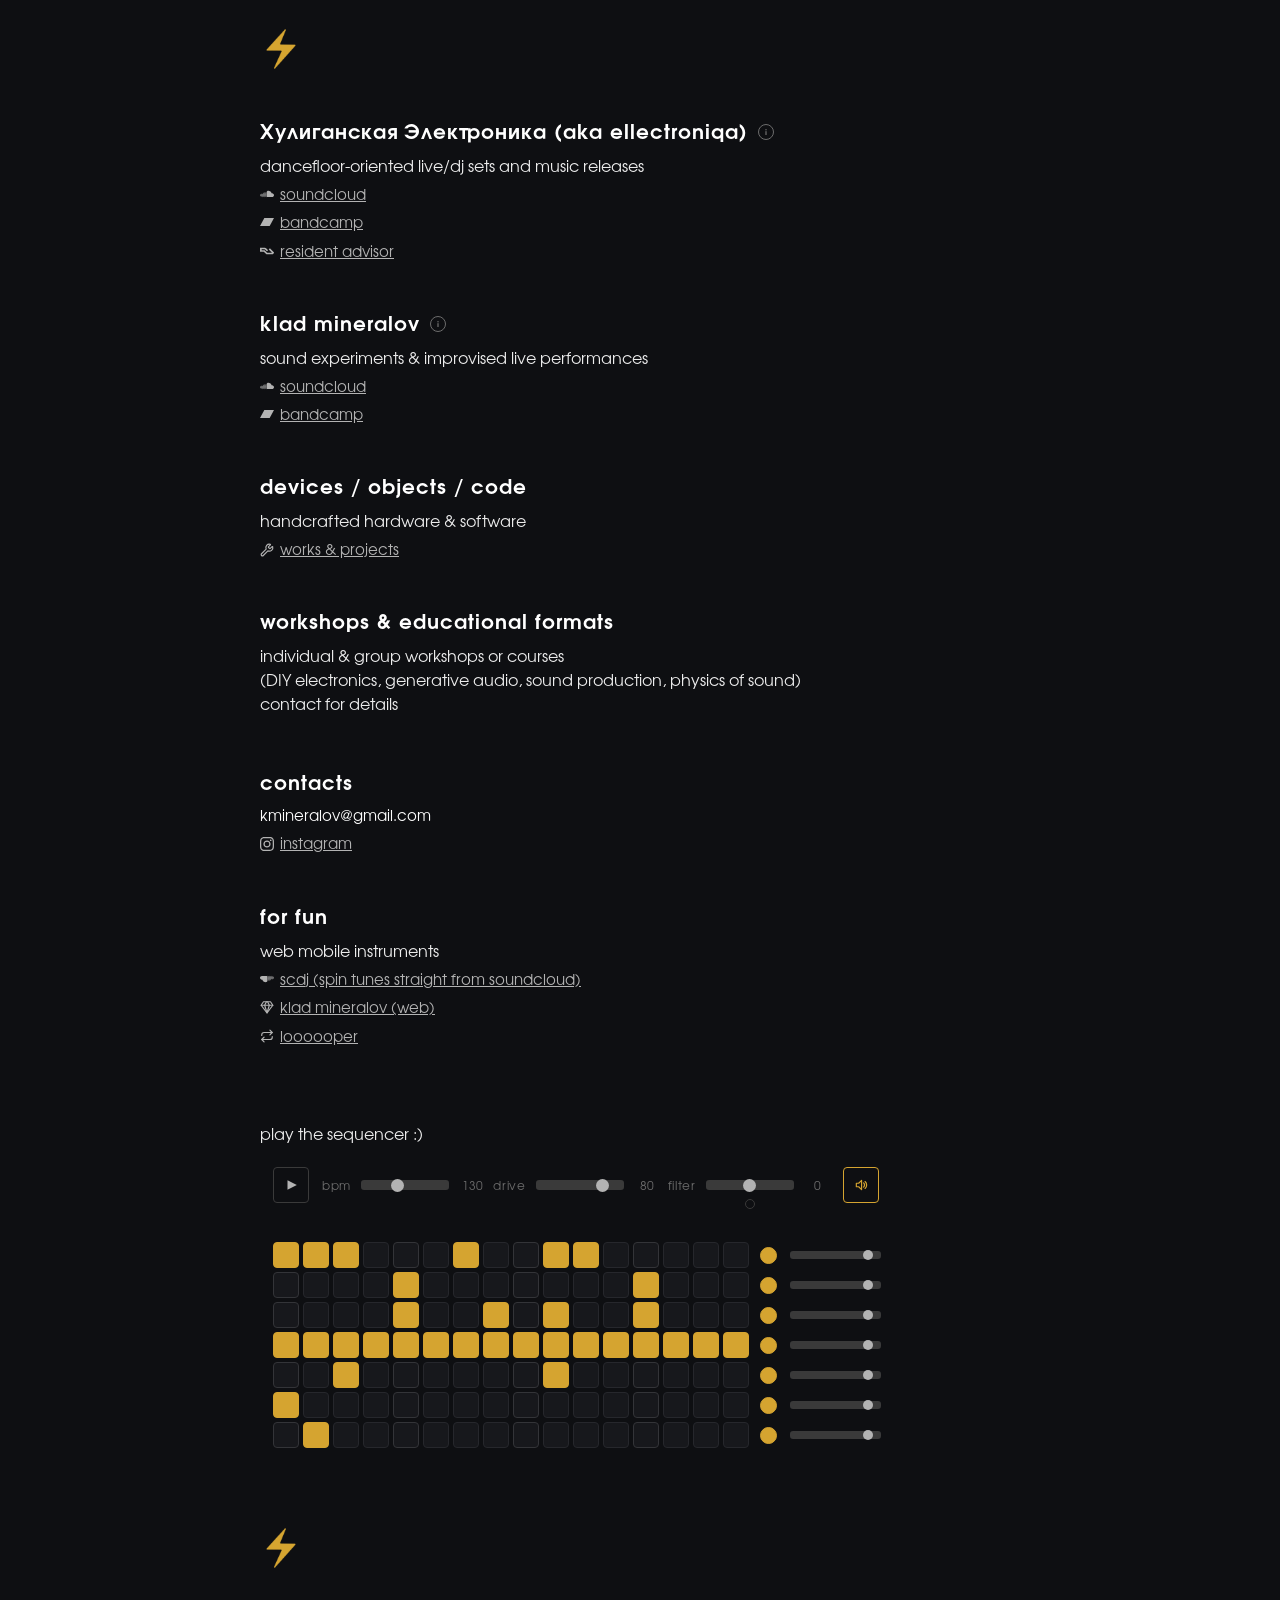
<file: index.html>
<!DOCTYPE html>
<html lang="en">
<head>
  <meta charset="UTF-8" />
  <meta name="viewport" content="width=device-width, initial-scale=1.0"/>
  <title>ellectroniqa — electro/techno producer and DJ, Almaty, Kazakhstan</title>
  <meta name="description" content="ellectroniqa (aka Хулиганская Электроника) — electro/techno producer and DJ based in Almaty, Kazakhstan. Wild sets on hand-built sound devices or a bunch of CDJs."/>
  <link rel="canonical" href="https://ellectroniqa.com/"/>
  <meta name="google-site-verification" content="6zddcgZk0yyJaHSMgRLf6lP7VU6UFFcog7izoVFkLv8" />
  <script type="application/ld+json">
  {
    "@context": "https://schema.org",
    "@type": "Person",
    "name": "Vlad Generalov",
    "alternateName": ["ellectroniqa", "Хулиганская Электроника", "klad mineralov"],
    "url": "https://ellectroniqa.com/",
    "description": "Electro/techno producer and DJ based in Almaty, Kazakhstan, performing as ellectroniqa (aka Хулиганская Электроника), and sound artist working with DIY electronics and digital algorithms as klad mineralov. Designs and builds hardware sound devices.",
    "homeLocation": {
      "@type": "Place",
      "name": "Almaty, Kazakhstan"
    },
    "sameAs": [
      "https://ra.co/dj/ellectroniqa",
      "https://soundcloud.com/hooletronica",
      "https://hooletronica.bandcamp.com/",
      "https://soundcloud.com/klad-mineralov",
      "https://kladmineralov.bandcamp.com/",
      "https://www.instagram.com/electronica.rar/"
    ]
  }
  </script>
  <link rel="icon" href="icons/favicon.ico"/>
  <link rel="stylesheet" href="style.css"/>
</head>

<body>

<canvas id="fx"></canvas>

<div class="top-bolt"><img src="icons/favicon.ico" alt="ellectroniqa" /></div>

<!-- MODULE 1 -->
<section class="module">
  <input type="checkbox" id="about-toggle" class="info-toggle" aria-label="about ellectroniqa" />
  <h1>Хулиганская Электроника (aka <span class="nowrap">ellectroniqa)<label for="about-toggle" class="info-btn" aria-hidden="true"><svg viewBox="0 0 4 12" fill="currentColor"><circle cx="2" cy="1.5" r="1.5"/><rect x="0.75" y="4.5" width="2.5" height="7.5" rx="0.5"/></svg></label></span></h1>
  <div class="info-text">
    <p>ellectroniqa (aka Хулиганская Электроника) is an Almaty-based dj/producer, designer of his own hardware sound devices. He performs wild electro/techno sets using hand-built equipment or a bunch of CDJs.</p>
    <p>He has already built a catalogue of releases and years of performing across electro, techno and sonic experimentation — a long-standing background behind the decks as a DJ, alongside live performances using his own hand-built hardware.</p>
    <p>He designs and builds synths and sound objects, using them both for his live performances and studio work. He leads workshops and courses in DIY electronics and sound art for institutions and communities, participates in exhibitions with his own technological objects and interactive installations, and remains closely tied to the local independent music and art scene. Based in Kazakhstan, his work is a direct line into Central Asia's electronic and underground sonic scene.</p>
  </div>
  <p>dancefloor-oriented live/dj sets and music releases</p>

  <a href="https://soundcloud.com/hooletronica"><svg class="icon" viewBox="0 0 24 24" fill="currentColor"><path d="M23.999 14.165c-.052 1.796-1.612 3.169-3.4 3.169h-8.18a.68.68 0 0 1-.675-.683V7.862a.747.747 0 0 1 .452-.724s.75-.513 2.333-.513a5.364 5.364 0 0 1 2.763.755 5.433 5.433 0 0 1 2.57 3.54c.282-.08.574-.121.868-.12.884 0 1.73.358 2.347.992s.948 1.49.922 2.373ZM10.721 8.421c.247 2.98.427 5.697 0 8.672a.264.264 0 0 1-.53 0c-.395-2.946-.22-5.718 0-8.672a.264.264 0 0 1 .53 0ZM9.072 9.448c.285 2.659.37 4.986-.006 7.655a.277.277 0 0 1-.55 0c-.331-2.63-.256-5.02 0-7.655a.277.277 0 0 1 .556 0Zm-1.663-.257c.27 2.726.39 5.171 0 7.904a.266.266 0 0 1-.532 0c-.38-2.69-.257-5.21 0-7.904a.266.266 0 0 1 .532 0Zm-1.647.77a26.108 26.108 0 0 1-.008 7.147.272.272 0 0 1-.542 0 27.955 27.955 0 0 1 0-7.147.275.275 0 0 1 .55 0Zm-1.67 1.769c.421 1.865.228 3.5-.029 5.388a.257.257 0 0 1-.514 0c-.21-1.858-.398-3.549 0-5.389a.272.272 0 0 1 .543 0Zm-1.655-.273c.388 1.897.26 3.508-.01 5.412-.026.28-.514.283-.54 0-.244-1.878-.347-3.54-.01-5.412a.283.283 0 0 1 .56 0Zm-1.668.911c.4 1.268.257 2.292-.026 3.572a.257.257 0 0 1-.514 0c-.241-1.262-.354-2.312-.023-3.572a.283.283 0 0 1 .563 0Z"/></svg>soundcloud</a>
  <a href="https://hooletronica.bandcamp.com/"><svg class="icon" viewBox="0 0 24 24" fill="currentColor"><path d="M0 18.75l7.437-13.5H24l-7.438 13.5H0z"/></svg>bandcamp</a>
  <a href="https://ra.co/dj/ellectroniqa"><svg class="icon" viewBox="0 0 24 24" fill="currentColor"><path d="M0 6.22L0 13.46L6.52 13.46L6.99 13.81L10.52 17.34L11.08 17.68L11.80 17.78L21.41 17.78L21.89 17.36L24 15.24L24 14.64L23.70 14.20L16.97 7.47L14.93 9.50L20.21 14.78L20.11 14.88L12.35 14.88L11.77 14.49L8.31 11.03L7.74 10.54L2.86 10.54L2.86 9.23L2.97 9.12L7.83 9.12L9.07 9.74L11.75 12.42L11.95 12.46L13.90 10.52L10.91 7.52L9.62 6.74L8.35 6.33L6.93 6.22Z"/></svg>resident advisor</a>
</section>

<!-- MODULE 2 -->
<section class="module">
  <input type="checkbox" id="about-klad-toggle" class="info-toggle" aria-label="about klad mineralov" />
  <h2>klad <span class="nowrap">mineralov<label for="about-klad-toggle" class="info-btn" aria-hidden="true"><svg viewBox="0 0 4 12" fill="currentColor"><circle cx="2" cy="1.5" r="1.5"/><rect x="0.75" y="4.5" width="2.5" height="7.5" rx="0.5"/></svg></label></span></h2>
  <div class="info-text">
    <p>klad mineralov is an Almaty-based sound artist working with physical phenomena, DIY electronics and digital algorithms. Each of his live sets is an improvisation with a new system of hardware and program code he doesn’t fully understand himself.</p>
    <p>Born in a small post-soviet town amid industrial landscapes and the ruins of high-tech research institutes, Vlad Generalov (klad mineralov) got into DIY electronics as a teen, all the while taking quiet aesthetic pleasure in concrete fences, power lines vanishing into the forest and 20th-century scientific instruments.</p>
    <p>In this project Vlad steps away from conventional musical form and works in the territory of experimental circuitry, imperfect algorithms and probability, playing a black-box game with a machine. A machine created by him, but never really explored by anyone.</p>
    <p>He is part of the team behind Şu Şaşu, a project focused on experimental sound, lighting and performance.</p>
    <p>His own live performances these days often lean dark and ritualistic, yet they are always full of hidden humor and freedom.</p>
  </div>
  <p>sound experiments & improvised live performances</p>

  <a href="https://soundcloud.com/klad-mineralov"><svg class="icon" viewBox="0 0 24 24" fill="currentColor"><path d="M23.999 14.165c-.052 1.796-1.612 3.169-3.4 3.169h-8.18a.68.68 0 0 1-.675-.683V7.862a.747.747 0 0 1 .452-.724s.75-.513 2.333-.513a5.364 5.364 0 0 1 2.763.755 5.433 5.433 0 0 1 2.57 3.54c.282-.08.574-.121.868-.12.884 0 1.73.358 2.347.992s.948 1.49.922 2.373ZM10.721 8.421c.247 2.98.427 5.697 0 8.672a.264.264 0 0 1-.53 0c-.395-2.946-.22-5.718 0-8.672a.264.264 0 0 1 .53 0ZM9.072 9.448c.285 2.659.37 4.986-.006 7.655a.277.277 0 0 1-.55 0c-.331-2.63-.256-5.02 0-7.655a.277.277 0 0 1 .556 0Zm-1.663-.257c.27 2.726.39 5.171 0 7.904a.266.266 0 0 1-.532 0c-.38-2.69-.257-5.21 0-7.904a.266.266 0 0 1 .532 0Zm-1.647.77a26.108 26.108 0 0 1-.008 7.147.272.272 0 0 1-.542 0 27.955 27.955 0 0 1 0-7.147.275.275 0 0 1 .55 0Zm-1.67 1.769c.421 1.865.228 3.5-.029 5.388a.257.257 0 0 1-.514 0c-.21-1.858-.398-3.549 0-5.389a.272.272 0 0 1 .543 0Zm-1.655-.273c.388 1.897.26 3.508-.01 5.412-.026.28-.514.283-.54 0-.244-1.878-.347-3.54-.01-5.412a.283.283 0 0 1 .56 0Zm-1.668.911c.4 1.268.257 2.292-.026 3.572a.257.257 0 0 1-.514 0c-.241-1.262-.354-2.312-.023-3.572a.283.283 0 0 1 .563 0Z"/></svg>soundcloud</a>
  <a href="https://kladmineralov.bandcamp.com/music"><svg class="icon" viewBox="0 0 24 24" fill="currentColor"><path d="M0 18.75l7.437-13.5H24l-7.438 13.5H0z"/></svg>bandcamp</a>
</section>

<!-- MODULE 3 -->
<section class="module">
  <h2>devices / objects / code</h2>
  <p>handcrafted hardware & software</p>

  <a href="https://works.ellectroniqa.com/"><svg class="icon" viewBox="0 0 24 24" fill="none" stroke="currentColor" stroke-width="2" stroke-linecap="round" stroke-linejoin="round"><path d="M14.7 6.3a1 1 0 0 0 0 1.4l1.6 1.6a1 1 0 0 0 1.4 0l3.106-3.105c.32-.322.863-.22.983.218a6 6 0 0 1-8.259 7.057l-7.91 7.91a1 1 0 0 1-2.999-3l7.91-7.91a6 6 0 0 1 7.057-8.259c.438.12.54.662.219.984z"/></svg>works & projects</a>
</section>

<!-- MODULE 4 -->
<section class="module">
  <h2>workshops & educational formats</h2>

  <p>
    individual & group workshops or courses<br/>
    (DIY electronics, generative audio, sound production, physics of sound)<br/>
    contact for details
  </p>
</section>

<!-- CONTACTS -->
<section class="module">
  <h2>contacts</h2>
  <p class="email">kmineralov@gmail.com</p>

  <a href="https://www.instagram.com/electronica.rar/"><svg class="icon" viewBox="0 0 24 24" fill="currentColor"><path d="M7.0301.084c-1.2768.0602-2.1487.264-2.911.5634-.7888.3075-1.4575.72-2.1228 1.3877-.6652.6677-1.075 1.3368-1.3802 2.127-.2954.7638-.4956 1.6365-.552 2.914-.0564 1.2775-.0689 1.6882-.0626 4.947.0062 3.2586.0206 3.6671.0825 4.9473.061 1.2765.264 2.1482.5635 2.9107.308.7889.72 1.4573 1.388 2.1228.6679.6655 1.3365 1.0743 2.1285 1.38.7632.295 1.6361.4961 2.9134.552 1.2773.056 1.6884.069 4.9462.0627 3.2578-.0062 3.668-.0207 4.9478-.0814 1.28-.0607 2.147-.2652 2.9098-.5633.7889-.3086 1.4578-.72 2.1228-1.3881.665-.6682 1.0745-1.3378 1.3795-2.1284.2957-.7632.4966-1.636.552-2.9124.056-1.2809.0692-1.6898.063-4.948-.0063-3.2583-.021-3.6668-.0817-4.9465-.0607-1.2797-.264-2.1487-.5633-2.9117-.3084-.7889-.72-1.4568-1.3876-2.1228C21.2982 1.33 20.628.9208 19.8378.6165 19.074.321 18.2017.1197 16.9244.0645 15.6471.0093 15.236-.005 11.977.0014 8.718.0076 8.31.0215 7.0301.0839m.1402 21.6932c-1.17-.0509-1.8053-.2453-2.2287-.408-.5606-.216-.96-.4771-1.3819-.895-.422-.4178-.6811-.8186-.9-1.378-.1644-.4234-.3624-1.058-.4171-2.228-.0595-1.2645-.072-1.6442-.079-4.848-.007-3.2037.0053-3.583.0607-4.848.05-1.169.2456-1.805.408-2.2282.216-.5613.4762-.96.895-1.3816.4188-.4217.8184-.6814 1.3783-.9003.423-.1651 1.0575-.3614 2.227-.4171 1.2655-.06 1.6447-.072 4.848-.079 3.2033-.007 3.5835.005 4.8495.0608 1.169.0508 1.8053.2445 2.228.408.5608.216.96.4754 1.3816.895.4217.4194.6816.8176.9005 1.3787.1653.4217.3617 1.056.4169 2.2263.0602 1.2655.0739 1.645.0796 4.848.0058 3.203-.0055 3.5834-.061 4.848-.051 1.17-.245 1.8055-.408 2.2294-.216.5604-.4763.96-.8954 1.3814-.419.4215-.8181.6811-1.3783.9-.4224.1649-1.0577.3617-2.2262.4174-1.2656.0595-1.6448.072-4.8493.079-3.2045.007-3.5825-.006-4.848-.0608M16.953 5.5864A1.44 1.44 0 1 0 18.39 4.144a1.44 1.44 0 0 0-1.437 1.4424M5.8385 12.012c.0067 3.4032 2.7706 6.1557 6.173 6.1493 3.4026-.0065 6.157-2.7701 6.1506-6.1733-.0065-3.4032-2.771-6.1565-6.174-6.1498-3.403.0067-6.156 2.771-6.1496 6.1738M8 12.0077a4 4 0 1 1 4.008 3.9921A3.9996 3.9996 0 0 1 8 12.0077"/></svg>instagram</a>
</section>

<!-- FOR FUN -->
<section class="module">
  <h2>for fun</h2>
  <p>web mobile instruments</p>

  <a href="SCDJ/"><svg class="icon icon--flip" viewBox="0 0 24 24" fill="currentColor"><path d="M23.999 14.165c-.052 1.796-1.612 3.169-3.4 3.169h-8.18a.68.68 0 0 1-.675-.683V7.862a.747.747 0 0 1 .452-.724s.75-.513 2.333-.513a5.364 5.364 0 0 1 2.763.755 5.433 5.433 0 0 1 2.57 3.54c.282-.08.574-.121.868-.12.884 0 1.73.358 2.347.992s.948 1.49.922 2.373ZM10.721 8.421c.247 2.98.427 5.697 0 8.672a.264.264 0 0 1-.53 0c-.395-2.946-.22-5.718 0-8.672a.264.264 0 0 1 .53 0ZM9.072 9.448c.285 2.659.37 4.986-.006 7.655a.277.277 0 0 1-.55 0c-.331-2.63-.256-5.02 0-7.655a.277.277 0 0 1 .556 0Zm-1.663-.257c.27 2.726.39 5.171 0 7.904a.266.266 0 0 1-.532 0c-.38-2.69-.257-5.21 0-7.904a.266.266 0 0 1 .532 0Zm-1.647.77a26.108 26.108 0 0 1-.008 7.147.272.272 0 0 1-.542 0 27.955 27.955 0 0 1 0-7.147.275.275 0 0 1 .55 0Zm-1.67 1.769c.421 1.865.228 3.5-.029 5.388a.257.257 0 0 1-.514 0c-.21-1.858-.398-3.549 0-5.389a.272.272 0 0 1 .543 0Zm-1.655-.273c.388 1.897.26 3.508-.01 5.412-.026.28-.514.283-.54 0-.244-1.878-.347-3.54-.01-5.412a.283.283 0 0 1 .56 0Zm-1.668.911c.4 1.268.257 2.292-.026 3.572a.257.257 0 0 1-.514 0c-.241-1.262-.354-2.312-.023-3.572a.283.283 0 0 1 .563 0Z"/></svg>scdj (spin tunes straight from soundcloud)</a>
  <a href="klmn/"><svg class="icon" viewBox="0 0 24 24" fill="none" stroke="currentColor" stroke-width="2" stroke-linecap="round" stroke-linejoin="round"><path d="M6 3h12l4 6-10 13L2 9Z"/><path d="M11 3 8 9l4 13 4-13-3-6"/><path d="M2 9h20"/></svg>klad mineralov (web)</a>
  <a href="webloooper/"><svg class="icon" viewBox="0 0 24 24" fill="none" stroke="currentColor" stroke-width="2" stroke-linecap="round" stroke-linejoin="round"><path d="m17 2 4 4-4 4"/><path d="M3 11v-1a4 4 0 0 1 4-4h14"/><path d="m7 22-4-4 4-4"/><path d="M21 13v1a4 4 0 0 1-4 4H3"/></svg>loooooper</a>
</section>

<!-- SEQUENCER -->
<section class="module sequencer-module">
  <p class="seq-intro">play the sequencer :)</p>

  <div class="seq-rotate-wrap">
  <div class="seq-panel">
    <div class="seq-topbar">
      <button id="seq-play" class="seq-play-btn" type="button" aria-label="play"></button>

      <div class="seq-fader-group">
        <div class="seq-fader">
          <label for="seq-bpm">bpm</label>
          <input id="seq-bpm" type="range" min="100" max="175" step="1" value="130" />
          <span id="seq-bpm-value" class="seq-fader-value">130</span>
        </div>

        <div class="seq-fader">
          <label for="seq-drive">drive</label>
          <input id="seq-drive" type="range" min="0" max="99" step="1" value="80" />
          <span id="seq-drive-value" class="seq-fader-value">80</span>
        </div>

        <div class="seq-fader">
          <label for="seq-filter">filter</label>
          <span class="seq-fader-track">
            <input id="seq-filter" type="range" min="-99" max="99" step="1" value="0" />
            <button id="seq-filter-reset" class="seq-filter-reset" type="button" aria-label="reset filter"></button>
          </span>
          <span id="seq-filter-value" class="seq-fader-value">0</span>
        </div>
      </div>

      <button id="seq-mute" class="seq-play-btn" type="button" aria-label="mute"></button>

      <!-- more transport controls (toggles) land here -->
    </div>

    <div class="seq-grid-wrap">
      <div id="seq-grid" class="seq-grid"></div>
    </div>
  </div>
  </div>
</section>

<div class="mobile-spacer" aria-hidden="true">&nbsp;&nbsp;</div>

<div class="top-bolt bottom-bolt"><img src="icons/favicon.ico" alt="ellectroniqa" /></div>

<script src="script.js"></script>
<script src="instruments.js"></script>
<script src="sequencer.js"></script>
<!-- GoatCounter visit stats, dashboard: ellectroniqa.goatcounter.com -->
<script data-goatcounter="https://ellectroniqa.goatcounter.com/count" async src="//gc.zgo.at/count.js"></script>
<script src="/gc-time.js" defer></script>
</body>
</html>
</file>
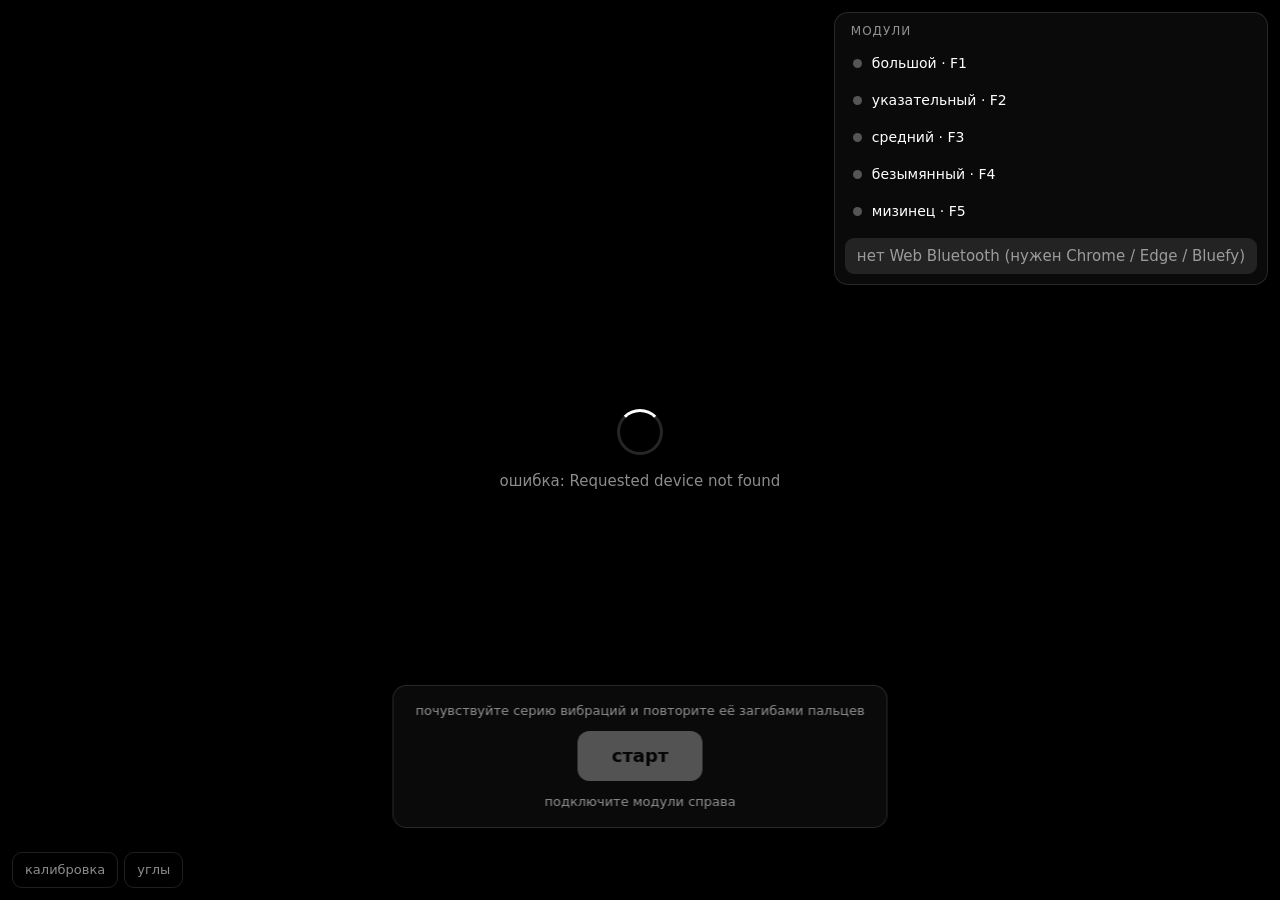
<file: fingers/index.html>
<!doctype html>
<html lang="ru">
<head>
<meta charset="utf-8">
<meta name="viewport" content="width=device-width, initial-scale=1">
<title>Повтори пальцами</title>
<style>
  :root {
    --glass: rgba(14,14,16,.72);
    --line: rgba(255,255,255,.12);
    --dim: rgba(255,255,255,.55);
    --ok: #3ccf6e;
    --bad: #ff5d5d;
    --accent: #fff;
  }
  html, body { margin: 0; height: 100%; background: #000; color: #fff; font: 15px/1.35 system-ui, -apple-system, "Segoe UI", sans-serif; }
  button { font: inherit; color: inherit; cursor: pointer; }
  button:disabled { cursor: default; }
  #wrap { position: relative; width: 100vw; height: 100vh; overflow: hidden; }
  video { display: none; }
  canvas { position: absolute; inset: 0; width: 100%; height: 100%; object-fit: contain; }
  .glass { background: var(--glass); backdrop-filter: blur(10px); -webkit-backdrop-filter: blur(10px); border: 1px solid var(--line); border-radius: 14px; }

  #loader { position: absolute; inset: 0; display: flex; flex-direction: column; align-items: center; justify-content: center; gap: 16px; color: var(--dim); }
  #loader.hidden { display: none; }
  .spinner { width: 40px; height: 40px; border: 3px solid rgba(255,255,255,.15); border-top-color: #fff; border-radius: 50%; animation: spin 0.9s linear infinite; }
  @keyframes spin { to { transform: rotate(360deg); } }

  /* Панель модулей: каждая строка — кнопка подключения своей роли */
  #conn { position: absolute; top: 12px; right: 12px; display: flex; flex-direction: column; gap: 4px; padding: 10px; min-width: 210px; }
  #conn .title { font-size: 12px; color: var(--dim); padding: 0 6px 4px; text-transform: uppercase; letter-spacing: .08em; }
  .role { display: flex; align-items: center; gap: 10px; padding: 7px 8px; border: 0; border-radius: 9px; background: transparent; text-align: left; font-size: 14px; }
  .role:not(:disabled):hover { background: rgba(255,255,255,.08); }
  .role .dot { width: 9px; height: 9px; border-radius: 50%; background: #555; flex: none; transition: background .2s; }
  .role.busy .dot { background: #e8b84a; animation: pulse 1s ease-in-out infinite; }
  .role.ok .dot { background: var(--ok); box-shadow: 0 0 8px var(--ok); }
  .role.bad .dot { background: var(--bad); }
  .role.bad .label { color: var(--bad); }
  @keyframes pulse { 50% { opacity: .35; } }
  #connAll { margin-top: 6px; padding: 8px 12px; border: 0; border-radius: 9px; background: #fff; color: #000; font-weight: 600; }
  #connAll:disabled { background: rgba(255,255,255,.1); color: var(--dim); font-weight: 400; }

  /* Центральная панель: старт / ход игры / результат */
  #panel { position: absolute; left: 50%; bottom: 8%; transform: translateX(-50%); display: flex; flex-direction: column; align-items: center; gap: 10px; text-align: center; width: max-content; max-width: calc(100vw - 32px); }
  .card { padding: 16px 22px; display: flex; flex-direction: column; align-items: center; gap: 12px; }
  .big { font-size: 18px; font-weight: 600; padding: 13px 34px; border-radius: 12px; border: 0; background: #fff; color: #000; transition: transform .1s; }
  .big:not(:disabled):active { transform: scale(.97); }
  .big:disabled { opacity: .3; }
  .ghost { border: 1px solid var(--line); background: transparent; padding: 8px 16px; border-radius: 10px; color: var(--dim); }
  .hint { font-size: 13px; color: var(--dim); }
  kbd { font: 12px system-ui; border: 1px solid var(--line); border-radius: 4px; padding: 0 5px; }
  .steps { display: flex; gap: 8px; }
  .steps i { width: 12px; height: 12px; border-radius: 50%; border: 2px solid rgba(255,255,255,.4); transition: all .15s; }
  .steps i.on { background: #fff; border-color: #fff; }
  .steps i.now { border-color: #fff; transform: scale(1.3); }
  .stage { font-size: 17px; font-weight: 600; }
  .got { font-size: 14px; color: var(--dim); min-height: 1.3em; }
  #result .grid { display: grid; grid-template-columns: auto repeat(var(--n), 36px); gap: 6px; align-items: center; }
  #result .rowname { font-size: 12px; color: var(--dim); text-align: right; padding-right: 6px; }
  #result .cell { height: 36px; display: flex; align-items: center; justify-content: center; border-radius: 8px; background: rgba(255,255,255,.1); font-weight: 600; }
  #result .cell.hit { background: #23843f; }
  #result .cell.miss { background: #a23333; }
  #result .verdict { font-size: 18px; font-weight: 600; }

  /* Подсказка «рука не видна» */
  #handHint { position: absolute; top: 14px; left: 50%; transform: translateX(-50%); padding: 8px 16px; font-size: 14px; transition: opacity .3s; }
  #handHint.hidden { opacity: 0; pointer-events: none; }

  /* Инструменты: калибровка и отладочные углы */
  #tools { position: absolute; left: 12px; bottom: 12px; display: flex; gap: 6px; }
  #tools button { padding: 8px 12px; border-radius: 10px; font-size: 13px; }
  #tools button.flash { background: var(--ok); color: #000; }
  #info { position: absolute; top: 12px; left: 12px; white-space: pre; padding: 8px 10px; font: 11px monospace; }
  #info[hidden] { display: none; }

  @media (max-width: 600px) {
    #conn { min-width: 0; top: 8px; right: 8px; padding: 6px; }
    .role { font-size: 12px; padding: 5px 6px; }
    #info { font-size: 9px; }
    #handHint { top: auto; bottom: 34%; }
  }
</style>
</head>
<body>
<div id="wrap">
  <video id="video" playsinline muted></video>
  <canvas id="canvas"></canvas>
  <div id="loader"><div class="spinner"></div><div id="status">загрузка модели…</div></div>

  <div id="conn" class="glass">
    <div class="title">модули</div>
    <button class="role" data-role="thumb"><span class="dot"></span><span class="label">большой · F1</span></button>
    <button class="role" data-role="index"><span class="dot"></span><span class="label">указательный · F2</span></button>
    <button class="role" data-role="middle"><span class="dot"></span><span class="label">средний · F3</span></button>
    <button class="role" data-role="ring"><span class="dot"></span><span class="label">безымянный · F4</span></button>
    <button class="role" data-role="pinky"><span class="dot"></span><span class="label">мизинец · F5</span></button>
    <button id="connAll">подключить</button>
  </div>

  <div id="handHint" class="glass hidden">покажите руку в камеру</div>
  <div id="panel"></div>
  <div id="info" class="glass" hidden></div>
  <div id="tools">
    <button id="zero" class="ghost glass" title="Расслабьте руку, выпрямите пальцы и нажмите — загибы считаются от этого положения">калибровка</button>
    <button id="anglesBtn" class="ghost glass" title="Показать углы суставов">углы</button>
  </div>
</div>

<script type="module">
import { FilesetResolver, HandLandmarker } from "./mp/vision_bundle.mjs";   // @mediapipe/tasks-vision 0.10.14

const video = document.getElementById("video");
const canvas = document.getElementById("canvas");
const ctx = canvas.getContext("2d");
const info = document.getElementById("info");
const loader = document.getElementById("loader");
const status = document.getElementById("status");
const panel = document.getElementById("panel");

// Индексы точек MediaPipe: 0 = запястье, дальше по 4 на палец (основание → кончик)
const FINGERS = [
  { name: "большой",   role: "thumb",  ids: [1, 2, 3, 4] },
  { name: "указат.",   role: "index",  ids: [5, 6, 7, 8] },
  { name: "средний",   role: "middle", ids: [9, 10, 11, 12] },
  { name: "безымян.",  role: "ring",   ids: [13, 14, 15, 16] },
  { name: "мизинец",   role: "pinky",  ids: [17, 18, 19, 20] },
];
const PALM = [[0, 1], [0, 5], [5, 9], [9, 13], [13, 17], [0, 17]];
const ROLES = ["thumb", "index", "middle", "ring", "pinky"];
const ROLE_LABEL = { thumb: "большой", index: "указательный", middle: "средний", ring: "безымянный", pinky: "мизинец" };

const THRESHOLD = 10; // градусов от начального положения — с этого палец начинает краснеть
const FULL_BEND = 150; // градусов от начального положения — полный красный

// Загиб распознаётся по движению, а не по абсолютному углу: засчитывается подъём на RISE градусов
// от последнего минимума, «отпускается» после спада на DROP от пика. Дрейф «нуля» не мешает,
// и между двумя загибами не нужно разгибать палец до конца.
const RISE = [25, 35, 35, 35, 35];  // большой палец гнётся меньше остальных
const DROP = [15, 20, 20, 20, 20];
const EXT_LEAK = 15;          // °/с — минимум/пик медленно следуют за позой, медленный дрейф не засчитывается
const BEND_DEAD_MS = 400;     // один и тот же палец не чаще — дрожание даёт ложные повторы
const CROSS_MS = 250;         // после засчитанного пальца другие молчат: средний тянет за собой указательный
const WARMUP_MS = 500;        // рука только что появилась — точки ещё скачут, ничего не засчитываем
const LOST_MS = 300;          // рука пропала дольше — при возвращении снова разогрев
const ACTIVE_LOST_MS = 1500;  // «считающаяся» рука пропала дольше — считаться начнёт та, что в кадре

// ---------------- Bluetooth: одно подключение к главному модулю (хабу) ----------------
// Прошивка fingers_zephyr: один из XIAO (F1–F3) сам становится главным при включении, держит связь
// со страницей и пересылает команды остальным пальцам (XIAO и ESP32-C3). Браузер видит одно
// устройство с сервисом хаба — один диалог выбора на все пальцы.
// CMD (запись): [1, палец 1–5 (0 = все), импульсов] — сразу;
//               [2, паузаLo, паузаHi, маска шага 1, маска шага 2, …] — секвенция, время отсчитывает хаб;
//               маска: бит 0 = F1 … бит 4 = F5; [3] — стоп.
// STATUS (notify): [маска пальцев на связи, номер главного, текущий шаг или 255 = не играет].
const HUB_SERVICE = "6e5f0010-7b3a-4c2d-9e1f-a0b1c2d3e4f5";
const HUB_CMD     = "6e5f0011-7b3a-4c2d-9e1f-a0b1c2d3e4f5";
const HUB_STATUS  = "6e5f0012-7b3a-4c2d-9e1f-a0b1c2d3e4f5";
const HUB_NAME    = "Haptics";

const sleep = ms => new Promise(r => setTimeout(r, ms));

// F1 = большой, F2 = указательный, F3 = средний, F4 = безымянный, F5 = мизинец (F4/F5 — ESP32-C3).
const ROLE_DEVICE = { thumb: "F1", index: "F2", middle: "F3", ring: "F4", pinky: "F5" };
const ROLE_NUM = { thumb: 1, index: 2, middle: 3, ring: 4, pinky: 5 };
const roleBit = role => 1 << (ROLE_NUM[role] - 1);

// hub.state: idle → connecting → ready → lost → (реклама / клик) → connecting …
const hub = { state: "idle", device: null, cmd: null, mask: 0, hubId: 0, pending: null, watch: null,
              note: "", writeQ: Promise.resolve(), onStep: null };
// conn[role].state === "ready" — палец на связи у хаба (этим пользуется панель игры)
const conn = {};
for (const role of ROLES) conn[role] = { state: "idle" };

const connAllBtn = document.getElementById("connAll");

function roleEl(role) { return document.querySelector(`.role[data-role="${role}"]`); }

function renderAll() {
  const up = hub.state === "ready";
  for (const role of ROLES) {
    const ok = up && (hub.mask & roleBit(role)) !== 0;
    conn[role].state = ok ? "ready" : up ? "lost" : "idle";
    const main = up && hub.hubId === ROLE_NUM[role] ? ", главный" : "";
    const el = roleEl(role);
    el.querySelector(".label").textContent =
      `${ok ? "✓ " : ""}${ROLE_LABEL[role]} · ${ROLE_DEVICE[role]}${main}${up && !ok ? " (нет связи)" : ""}`;
    el.classList.toggle("ok", ok);
    el.classList.toggle("bad", up && !ok);
    el.classList.toggle("busy", false);
    // во время секвенции хаб одиночные импульсы игнорирует (сбили бы ритм) — кнопки выключены
    el.disabled = !ok || gameState === "playing";
    el.title = ok ? (gameState === "playing" ? "идёт секвенция" : "нажмите — один импульс") : "";
  }
  updateConnBtn();
  updateStartEnabled();
}

// Пальцы на связи у хаба. Играть можно любым набором (хоть одним модулем) — секвенция из них.
function readyRoles() { return ROLES.filter(r => conn[r].state === "ready"); }

function updateConnBtn() {
  if (!navigator.bluetooth) {
    connAllBtn.textContent = "нет Web Bluetooth (нужен Chrome / Edge / Bluefy)";
    connAllBtn.disabled = true;
    return;
  }
  const n = ROLES.filter(r => conn[r].state === "ready").length;
  const note = hub.note ? ` (${hub.note})` : "";
  connAllBtn.textContent = {
    idle: `подключить${note}`,
    connecting: `подключаюсь…${note}`,
    ready: `подключено ✓ ${n} из ${ROLES.length}`,
    lost: `нет связи — подключить снова${hub.watch ? ", жду появления" : ""}${note}`,
  }[hub.state];
  connAllBtn.disabled = hub.state === "connecting" || hub.state === "ready";
}

function onStatus(dv) {
  hub.mask = dv.getUint8(0);
  hub.hubId = dv.getUint8(1);
  const step = dv.getUint8(2);
  renderAll();
  if (hub.onStep) hub.onStep(step);
}

// requestDevice() и getDevices() могут вернуть разные JS-объекты для одного модуля: события
// от устаревших объектов игнорируются (проверка hub.device === device).
const boundDevices = new WeakSet();
function adopt(device) {
  stopWatch();
  hub.device = device;
  if (boundDevices.has(device)) return;
  boundDevices.add(device);
  device.addEventListener("gattserverdisconnected", () => {
    // Во время connecting разрывы — это наши же disconnect() между повторами, не потеря связи
    if (hub.device !== device || hub.state !== "ready") return;
    hub.cmd = null;
    hub.mask = 0;
    hub.state = "lost";
    if (hub.onStep) hub.onStep(-1);
    startWatch();
    renderAll();
  });
}

function connectHub(device) {
  if (hub.pending) return hub.pending;
  if (device && device !== hub.device) adopt(device);
  if (hub.state === "ready") return Promise.resolve(true);
  if (!hub.device) return Promise.resolve(false);
  stopWatch();
  hub.state = "connecting";
  hub.note = "";
  hub.pending = connectWithRetry().finally(() => { hub.pending = null; renderAll(); });
  renderAll();
  return hub.pending;
}

// Поиск сервиса сразу после GATT-подключения на Windows иногда отваливается с «Unreachable»
// (видели вживую, помогал обычный повтор) — до 3 попыток, с полным сбросом соединения между ними.
async function connectWithRetry() {
  const device = hub.device;
  let stage;
  for (let attempt = 1; attempt <= 3; attempt++) {
    try {
      stage = "подключение";
      const server = await device.gatt.connect();
      stage = "поиск сервиса";
      const service = await server.getPrimaryService(HUB_SERVICE);
      stage = "поиск характеристик";
      const cmd = await service.getCharacteristic(HUB_CMD);
      const status = await service.getCharacteristic(HUB_STATUS);
      status.oncharacteristicvaluechanged = e => onStatus(e.target.value);
      await status.startNotifications();
      hub.cmd = cmd;
      hub.state = "ready";
      onStatus(await status.readValue());
      send([1, 0, 1]);                                   // все, кто на связи, — по одному импульсу
      return true;
    } catch (e) {
      console.error("хаб", stage, `попытка ${attempt}`, e);
      try { device.gatt.disconnect(); } catch {}
      if (attempt < 3) {
        hub.note = `повтор ${attempt}/3`;
        renderAll();
        await sleep(1500);
      }
    }
  }
  hub.cmd = null;
  hub.state = "lost";
  hub.note = "";
  startWatch();
  return false;
}

// Ждём, пока хаб снова появится в эфире, и подключаемся сами, без диалога. watchAdvertisements
// есть только в Chrome с экспериментальным флагом — без него остаётся ручная кнопка.
// Если главным стал другой модуль, это другое устройство — нужен клик и диалог выбора.
function startWatch(device = hub.device) {
  if (hub.watch || !device || !device.watchAdvertisements) return;
  const ac = new AbortController();
  hub.watch = ac;
  device.addEventListener("advertisementreceived", e => {
    if (hub.watch === ac && isHubAd(e)) connectHub(device);   // connectHub() сам остановит слежение
  }, { signal: ac.signal });
  device.watchAdvertisements({ signal: ac.signal }).catch(e => {
    if (hub.watch !== ac) return;                       // остановили сами — это не ошибка
    console.error("слежение", e);
    hub.watch = null;
    renderAll();
  });
}

// Модуль, который был главным, теперь может быть ведомым: подключаемся, только если он рекламирует хаб.
// Данные производителя 0xFFFF в рекламе хаба: ['H', номер, 1 = к нему уже подключён браузер].
// Занятый хаб рекламирует себя не подключаемым — попытки бессмысленны, ждём, пока освободится.
// (Данные видны, только если разрешение выдано с optionalManufacturerData — см. requestDevice;
// у старых разрешений их нет, тогда пробуем как раньше.)
const HUB_MFR = 0xFFFF, HUB_MARK = 0x48;
const isHubAd = e => {
  if (!(e.uuids || []).map(u => u.toLowerCase()).includes(HUB_SERVICE)) return false;
  const m = e.manufacturerData && e.manufacturerData.get(HUB_MFR);
  return !(m && m.byteLength >= 3 && m.getUint8(0) === HUB_MARK && m.getUint8(2) === 1);
};

function stopWatch() {
  if (hub.watch) { hub.watch.abort(); hub.watch = null; }
}

// Диалог выбора нужен один раз: дальше браузер помнит разрешённые устройства (getDevices,
// в Chrome тоже пока за флагом). Главным в прошлый раз мог быть другой модуль — следим за всеми.
async function autoConnectGranted() {
  if (!navigator.bluetooth || !navigator.bluetooth.getDevices) return;
  const granted = (await navigator.bluetooth.getDevices()).filter(d => d.name === HUB_NAME);
  for (const device of granted) {
    if (!device.watchAdvertisements) break;
    const ac = new AbortController();
    device.addEventListener("advertisementreceived", e => {
      if (!isHubAd(e)) return;
      ac.abort();
      if (hub.state !== "ready" && !hub.pending) connectHub(device);
    }, { signal: ac.signal });
    device.watchAdvertisements({ signal: ac.signal }).catch(() => {});
  }
}

// Один клик = один диалог: в списке только модуль, который сейчас главный.
connAllBtn.onclick = () => {
  if (!navigator.bluetooth || hub.state === "ready" || hub.pending) return;
  navigator.bluetooth.requestDevice({ filters: [{ services: [HUB_SERVICE] }], optionalManufacturerData: [HUB_MFR] })
    .then(device => connectHub(device))
    .catch(e => {
      console.error("выбор устройства", e);
      hub.note = e.name === "NotFoundError" ? "не выбран" : `ошибка выбора: ${e.message || e}`;
      renderAll();
    });
};
for (const role of ROLES) roleEl(role).onclick = () => { if (gameState !== "playing") buzz(role); };   // проверка пальца: один импульс

// Записи по одной: параллельная запись в GATT падает с ошибкой.
function send(bytes) {
  hub.writeQ = hub.writeQ
    .then(() => {
      const ch = hub.cmd;
      if (!ch || hub.state !== "ready") return;
      const v = Uint8Array.from(bytes);
      // Метод «без ответа» есть не везде
      return ch.properties.writeWithoutResponse && ch.writeValueWithoutResponse
        ? ch.writeValueWithoutResponse(v)
        : ch.writeValue(v);
    })
    .catch(e => console.error("отправка", e));
  return hub.writeQ;
}

// Один импульс на конкретном пальце
function buzz(role) { return send([1, ROLE_NUM[role], 1]); }

// ---------------- Игра: старт → секвенция играется на моторах → повтор в камеру → результат ----------------
const STEP_GAP = 650;      // мс между вибро-импульсами при воспроизведении секвенции
const SEQ_MIN = 3, SEQ_MAX = 5;
const ROLE_LETTER = { thumb: "Б", index: "У", middle: "С", ring: "Бз", pinky: "М" };

let gameState = "idle";   // idle | playing | recording | result
let sequence = [];        // секвенция для этого раунда, напр. ["thumb","index","thumb","middle"]
let attempt = [];         // что реально распознано в камере
let playIdx = -1;         // какой шаг сейчас вибрирует (для точек прогресса)
let round = 0;            // номер раунда: отменённое проигрывание видит, что раунд сменился, и замолкает

function randomSequence(roles) {
  // Повтор одного пальца подряд допустим по заданию — отличать такие шаги
  // помогает BEND_DEAD_MS (не форма секвенции).
  const len = SEQ_MIN + Math.floor(Math.random() * (SEQ_MAX - SEQ_MIN + 1));
  const seq = [];
  for (let i = 0; i < len; i++) seq.push(roles[Math.floor(Math.random() * roles.length)]);
  return seq;
}

// Вся секвенция уходит хабу одной записью, шаги по времени отсчитывает он сам (таймер модуля,
// а не setTimeout и не задержки записи по BLE) — интервалы между импульсами ровные.
// Прогресс (точки) — по уведомлениям хаба о текущем шаге.
async function playSequence(seq, r) {
  await sleep(500);                                   // пауза, чтобы успеть убрать руку от кнопки
  if (r !== round) return false;
  const done = new Promise(resolve => {
    let started = false;
    const finish = ok => { if (hub.onStep === onStep) hub.onStep = null; clearTimeout(timer); resolve(ok); };
    const onStep = step => {
      if (step === -1 || r !== round) return finish(false);   // связь пропала / раунд отменён
      if (step === 255) { if (started) finish(true); return; }
      started = true;
      playIdx = step;
      renderPanel();
    };
    // страховка, если уведомления потерялись: по времени
    const timer = setTimeout(() => finish(r === round), 1000 + seq.length * STEP_GAP);
    hub.onStep = onStep;
  });
  await send([2, STEP_GAP & 255, STEP_GAP >> 8, ...seq.map(roleBit)]);
  return (await done) && r === round;
}

function updateStartEnabled() {
  if (gameState === "idle") renderPanel();
}

async function startRound() {
  const active = readyRoles();
  if (!active.length) { cancelRound(); return; }   // никого на связи — назад к экрану подключения
  const r = ++round;
  sequence = randomSequence(active);
  attempt = [];
  playIdx = -1;
  gameState = "playing";
  renderPanel();
  renderAll();                                      // кнопки пальцев — выключить на время секвенции
  if (!await playSequence(sequence, r)) {
    if (r === round) cancelRound();                 // связь пропала посреди секвенции — не висеть на «запоминайте»
    return;
  }
  gameState = "recording";
  renderPanel();
  renderAll();
}

function cancelRound() {
  round++;
  if (gameState === "playing") send([3]);             // остановить секвенцию на хабе
  if (hub.onStep) hub.onStep(-1);
  gameState = "idle";
  renderPanel();
  renderAll();
}

function onFingerBend(role) {
  if (gameState !== "recording") return;
  attempt.push(role);
  if (attempt.length >= sequence.length) {
    gameState = "result";
  }
  renderPanel();
}

const dots = (n, cls) => `<div class="steps">${Array.from({ length: n }, (_, i) => `<i class="${cls(i)}"></i>`).join("")}</div>`;
const cancelBtn = `<button class="ghost" data-act="cancel">отменить <kbd>Esc</kbd></button>`;

function renderPanel() {
  if (gameState === "idle") {
    const n = readyRoles().length;
    const ready = n > 0;
    panel.innerHTML = `
      <div class="card glass">
        <div class="hint">почувствуйте серию вибраций и повторите её загибами пальцев</div>
        <button class="big" data-act="start" ${ready ? "" : "disabled"}>старт</button>
        <div class="hint">${!ready ? "подключите модули справа"
          : n < ROLES.length ? `играем ${n} из ${ROLES.length} пальцев · <kbd>Пробел</kbd>` : "или <kbd>Пробел</kbd>"}</div>
      </div>`;
  } else if (gameState === "playing") {
    panel.innerHTML = `
      <div class="card glass">
        <div class="stage">запоминайте…</div>
        ${dots(sequence.length, i => i < playIdx ? "on" : i === playIdx ? "on now" : "")}
        ${cancelBtn}
      </div>`;
  } else if (gameState === "recording") {
    const last = attempt[attempt.length - 1];
    panel.innerHTML = `
      <div class="card glass">
        <div class="stage">повторите · шаг ${attempt.length + 1} из ${sequence.length}</div>
        ${dots(sequence.length, i => i < attempt.length ? "on" : i === attempt.length ? "now" : "")}
        <div class="got">${last ? `засчитан: ${ROLE_LABEL[last]}` : "загибайте пальцы по очереди"}</div>
        ${cancelBtn}
      </div>`;
  } else if (gameState === "result") {
    const correct = sequence.filter((w, i) => attempt[i] === w).length;
    const verdict = correct === sequence.length ? "точно повторено ✓" : `совпало ${correct} из ${sequence.length}`;
    const want = sequence.map(w => `<div class="cell">${ROLE_LETTER[w]}</div>`).join("");
    const got = sequence.map((w, i) => `<div class="cell ${attempt[i] === w ? "hit" : "miss"}">${ROLE_LETTER[attempt[i]] || "–"}</div>`).join("");
    panel.innerHTML = `
      <div id="result" class="card glass">
        <div class="verdict">${verdict}</div>
        <div class="grid" style="--n:${sequence.length}">
          <div class="rowname">было</div>${want}
          <div class="rowname">вы</div>${got}
        </div>
        <div class="hint">${ROLES.map(w => `${ROLE_LETTER[w]} — ${ROLE_LABEL[w]}`).join(" · ")}</div>
        <button class="big" data-act="start">ещё раз</button>
        <div class="hint"><kbd>Пробел</kbd> — новый раунд</div>
      </div>`;
  }
}

panel.onclick = e => {
  const act = e.target.closest("[data-act]")?.dataset.act;
  if (act === "start") startRound();
  else if (act === "cancel") cancelRound();
};

addEventListener("keydown", e => {
  if (e.target.closest("button") && (e.key === " " || e.key === "Enter")) return;   // фокус на кнопке — пусть нажмётся она сама
  if (e.key === " " && (gameState === "idle" || gameState === "result")) { e.preventDefault(); startRound(); }
  else if (e.key === "Escape" && (gameState === "playing" || gameState === "recording")) cancelRound();
});

renderPanel();
renderAll();
autoConnectGranted().catch(e => console.error("автоподключение", e));

// Если модель или камера не поднялись — показать причину, а не крутить лоадер вечно
// (ошибка top-level await в модуле приходит как "error", а не как "unhandledrejection")
const showLoadError = err => {
  if (!loader.classList.contains("hidden")) status.textContent = `ошибка: ${err?.message || err}`;
};
addEventListener("unhandledrejection", e => showLoadError(e.reason));
addEventListener("error", e => showLoadError(e.error || e.message));

// ---------------- Камера и трекинг руки ----------------
// Движок и модель лежат рядом со страницей (mp/), а не на чужих CDN: те из России отвечают
// то мгновенно, то минутами. Камеру запрашиваем сразу, параллельно с загрузкой модели.
const camera = navigator.mediaDevices.getUserMedia({
  video: { width: 1280, height: 720, facingMode: "user" },
  audio: false,
});
camera.catch(() => {});                                // ошибку покажем ниже, когда дойдём до await

// Модель качаем сами — так виден прогресс, и при откате GPU → CPU она не скачивается второй раз
async function fetchWithProgress(url, label) {
  const res = await fetch(url);
  if (!res.ok) throw new Error(`${label}: HTTP ${res.status}`);
  const total = +res.headers.get("content-length") || 0;
  const reader = res.body.getReader();
  const chunks = [];
  let got = 0;
  for (;;) {
    const { done, value } = await reader.read();
    if (done) break;
    chunks.push(value);
    got += value.length;
    status.textContent = total ? `${label} · ${Math.round(got / total * 100)}%` : `${label} · ${(got / 1e6).toFixed(1)} МБ`;
  }
  const buf = new Uint8Array(got);
  let off = 0;
  for (const c of chunks) { buf.set(c, off); off += c.length; }
  return buf;
}

status.textContent = "загрузка движка…";
const [vision, model] = await Promise.all([
  FilesetResolver.forVisionTasks(new URL("mp/wasm", location.href).href),
  fetchWithProgress("mp/hand_landmarker.task", "загрузка модели"),
]);
status.textContent = "запуск модели…";
const make = delegate => HandLandmarker.createFromOptions(vision, {
  baseOptions: { modelAssetBuffer: model, delegate },
  runningMode: "VIDEO",
  numHands: 2,
});
// На некоторых телефонах (iOS Safari) GPU-делегат не стартует — падаем на CPU
let landmarker;
try { landmarker = await make("GPU"); } catch {
  status.textContent = "запуск модели (без видеокарты)…";
  landmarker = await make("CPU");
}

status.textContent = "жду разрешения на камеру…";
video.srcObject = await camera;
await video.play();
canvas.width = video.videoWidth;
canvas.height = video.videoHeight;
loader.classList.add("hidden");

// Угол в суставе b между отрезками a→b и b→c (0° = прямо)
function jointAngle(a, b, c) {
  const u = [b.x - a.x, b.y - a.y, b.z - a.z];
  const v = [c.x - b.x, c.y - b.y, c.z - b.z];
  const cos = (u[0] * v[0] + u[1] * v[1] + u[2] * v[2]) / (Math.hypot(...u) * Math.hypot(...v));
  return Math.acos(Math.max(-1, Math.min(1, cos))) * 180 / Math.PI;
}

// Сгиб пальца = сумма углов трёх суставов (от запястья до кончика), в 3D-координатах руки
function bendAngle(wl, f) {
  const chain = [0, ...f.ids];
  let sum = 0;
  for (let k = 1; k < 4; k++) sum += jointAngle(wl[chain[k - 1]], wl[chain[k]], wl[chain[k + 1]]);
  return sum;
}

// Цвет по силе сгиба: ниже порога — белый, дальше от зелёного к красному
function bendColor(delta) {
  if (delta < THRESHOLD) return "rgba(255,255,255,.8)";
  const t = Math.min(1, (delta - THRESHOLD) / (FULL_BEND - THRESHOLD));
  return `hsl(${120 * (1 - t)}, 100%, 50%)`;
}

// Начальное положение для цвета пальцев: снимается автоматически, когда рука успокоилась после
// появления в кадре, кнопкой «калибровка» — заново. На распознавание загибов не влияет.
const baseline = {}; // side -> [5 углов]

// Состояние распознавания на руку: side -> { smooth, since, lastSeen, bent[5], ext[5], firedAt[5] }
// ext — последний минимум угла (палец прямой) или пик (палец согнут), от него меряются RISE/DROP.
const hands = {};
let activeSide = null;       // засчитываем загибы только одной руки — той, что первой появилась в кадре
let lastFireAt = -Infinity;  // для CROSS_MS

const zeroBtn = document.getElementById("zero");
zeroBtn.onclick = () => {
  for (const side in hands) baseline[side] = hands[side].smooth.slice();
  zeroBtn.textContent = "откалибровано ✓";
  zeroBtn.classList.add("flash");
  setTimeout(() => { zeroBtn.textContent = "калибровка"; zeroBtn.classList.remove("flash"); }, 1200);
};
document.getElementById("anglesBtn").onclick = () => { info.hidden = !info.hidden; };

// «Рука не видна» — только после короткой паузы, чтобы не мигало на единичных потерянных кадрах
const handHint = document.getElementById("handHint");
let lastHandAt = performance.now();

let lastTime = -1, fps = 0, lastFrame = performance.now();

// Обновляет распознавание одной руки; возвращает кандидатов на «загиб засчитан» в этом кадре
function trackBends(st, dt, now) {
  const warm = now - st.since < WARMUP_MS;
  const found = [];
  st.smooth.forEach((v, i) => {
    if (warm) { st.ext[i] = v; st.bent[i] = false; return; }
    const leak = EXT_LEAK * dt / 1000;
    if (!st.bent[i]) {
      st.ext[i] = Math.min(v, st.ext[i] + leak);       // минимум медленно подтягивается за дрейфом позы
      if (v - st.ext[i] >= RISE[i]) {
        found.push({ i, rise: v - st.ext[i] });
        st.bent[i] = true;
        st.ext[i] = v;
      }
    } else {
      st.ext[i] = Math.max(v, st.ext[i] - leak);
      if (st.ext[i] - v >= DROP[i]) { st.bent[i] = false; st.ext[i] = v; }
    }
  });
  return found;
}

function loop() {
  if (video.currentTime !== lastTime) {
    lastTime = video.currentTime;
    const now = performance.now();
    const dt = Math.min(100, now - lastFrame);
    const res = landmarker.detectForVideo(video, now);
    fps = fps * 0.9 + (1000 / (now - lastFrame)) * 0.1;
    lastFrame = now;

    const W = canvas.width, H = canvas.height;
    // Зеркальное видео, координаты точек зеркалим вручную, чтобы текст не переворачивался
    ctx.save();
    ctx.translate(W, 0); ctx.scale(-1, 1);
    ctx.drawImage(video, 0, 0, W, H);
    ctx.restore();
    const px = p => [(1 - p.x) * W, p.y * H];
    const line = (a, b) => { ctx.beginPath(); ctx.moveTo(...px(a)); ctx.lineTo(...px(b)); ctx.stroke(); };

    let text = `fps ${fps.toFixed(0)}  рук: ${res.landmarks.length}  режим: ${gameState}\n`;

    if (activeSide && !(hands[activeSide] && now - hands[activeSide].lastSeen < ACTIVE_LOST_MS)) activeSide = null;

    // MediaPipe изредка называет обе руки в кадре одной стороной — тогда их углы смешались бы
    // в одном состоянии. Из двух рук «одной стороны» берём ту, в которой модель увереннее.
    const sideOf = h => res.handedness[h][0].categoryName === "Left" ? "правая" : "левая";
    const bestOf = {};
    res.landmarks.forEach((_, h) => {
      const s = sideOf(h);
      if (bestOf[s] === undefined || res.handedness[h][0].score > res.handedness[bestOf[s]][0].score) bestOf[s] = h;
    });

    res.landmarks.forEach((lm, h) => {
      const side = sideOf(h);
      if (bestOf[side] !== h) return;
      const wl = res.worldLandmarks[h];
      const raw = FINGERS.map(f => bendAngle(wl, f));

      // Рука только появилась (или вернулась) — состояние с нуля и разогрев без засчитывания
      let st = hands[side];
      if (!st || now - st.lastSeen > LOST_MS) {
        st = hands[side] = { smooth: raw, since: now, lastSeen: now, bent: raw.map(() => false), ext: raw.slice(), firedAt: raw.map(() => -Infinity) };
      } else {
        st.smooth = st.smooth.map((v, i) => v * 0.5 + raw[i] * 0.5);
        st.lastSeen = now;
      }
      activeSide ??= side;
      if (!baseline[side] && now - st.since >= WARMUP_MS) baseline[side] = st.smooth.slice();
      const deltas = st.smooth.map((v, i) => baseline[side] ? v - baseline[side][i] : 0);

      // Из пальцев, засчитанных в одном кадре, берём один — с самым резким подъёмом
      const found = trackBends(st, dt, now).filter(c => FINGERS[c.i].role);
      if (found.length && side === activeSide && gameState === "recording" && now - lastFireAt >= CROSS_MS) {
        const best = found.reduce((a, b) => b.rise > a.rise ? b : a);
        if (now - st.firedAt[best.i] >= BEND_DEAD_MS) {
          st.firedAt[best.i] = lastFireAt = now;
          onFingerBend(FINGERS[best.i].role);
        }
      }

      ctx.lineCap = "round";
      ctx.lineWidth = 4;
      ctx.strokeStyle = "rgba(255,255,255,.5)";
      for (const [a, b] of PALM) line(lm[a], lm[b]);

      // Согнутый (по мнению распознавания) палец — толще: видно, что именно засчитает игра
      FINGERS.forEach((f, i) => {
        ctx.lineWidth = st.bent[i] ? 12 : 8;
        ctx.strokeStyle = bendColor(deltas[i]);
        for (let k = 1; k < 4; k++) line(lm[f.ids[k - 1]], lm[f.ids[k]]);
      });

      ctx.fillStyle = "#fff";
      for (const p of lm) { ctx.beginPath(); ctx.arc(...px(p), 4, 0, Math.PI * 2); ctx.fill(); }

      // Вспышка на кончике засчитанного пальца
      FINGERS.forEach((f, i) => {
        const age = now - st.firedAt[i];
        if (age > 400) return;
        ctx.strokeStyle = `rgba(60,207,110,${1 - age / 400})`;
        ctx.lineWidth = 4;
        ctx.beginPath(); ctx.arc(...px(lm[f.ids[3]]), 14 + age / 20, 0, Math.PI * 2); ctx.stroke();
      });

      text += `\n${side}${side === activeSide ? " (считается)" : ""}:   угол    Δ   от ext\n`;
      FINGERS.forEach((f, i) => {
        text += `  ${f.name.padEnd(9)} ${st.bent[i] ? "●" : "·"}${st.smooth[i].toFixed(0).padStart(4)}° ${deltas[i].toFixed(0).padStart(4)}° ${(st.smooth[i] - st.ext[i]).toFixed(0).padStart(4)}°\n`;
      });
    });

    if (res.landmarks.length) lastHandAt = now;
    handHint.classList.toggle("hidden", now - lastHandAt < 800);
    if (!info.hidden) info.textContent = text;
  }
  requestAnimationFrame(loop);
}
loop();
</script>
</body>
</html>
</file>
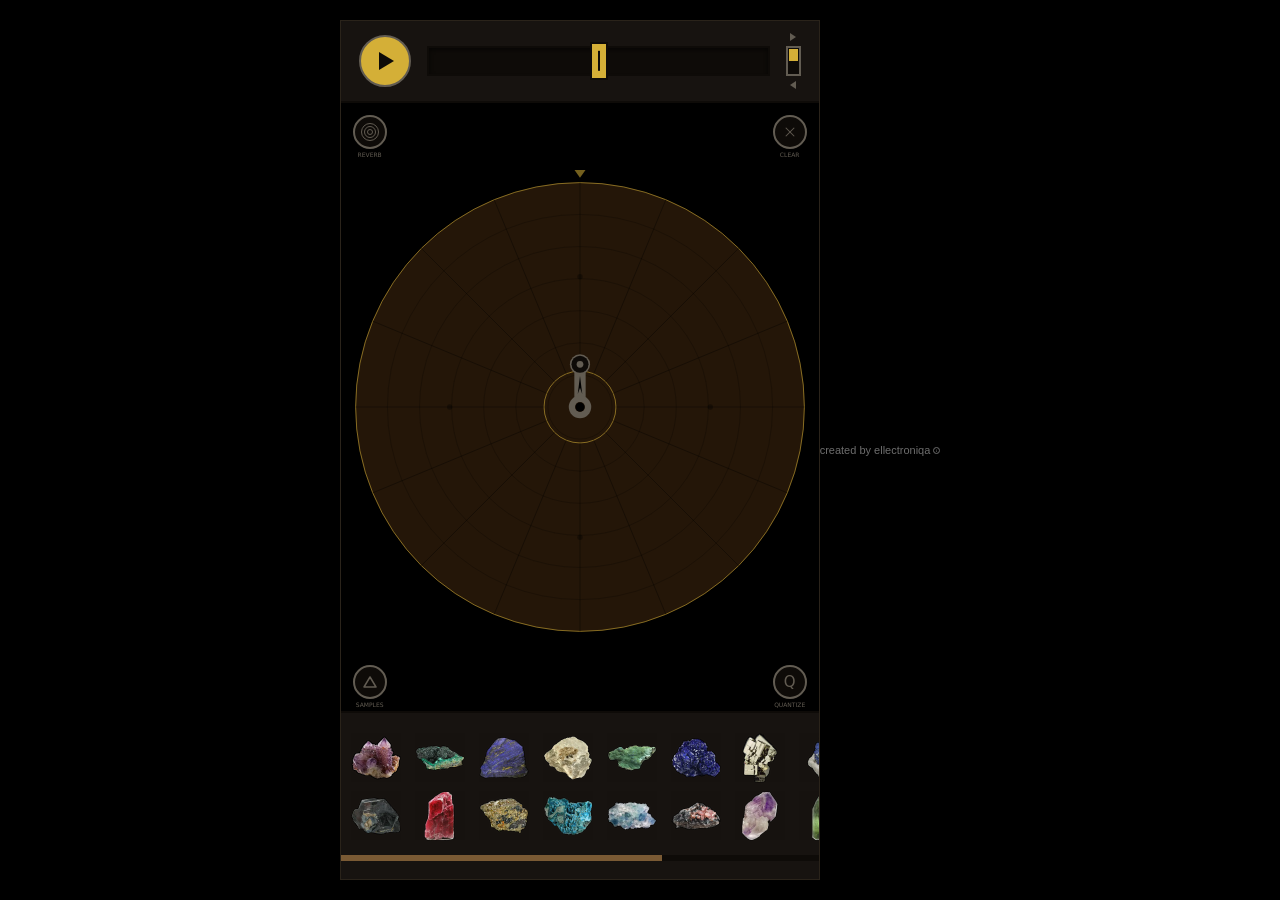
<file: klmn/index.html>
<!doctype html>
<html lang="ru">
<head>
<meta charset="utf-8" />
<meta name="viewport" content="width=device-width, initial-scale=1, maximum-scale=1, user-scalable=no, viewport-fit=cover" />
<title>klad mineralov (web) — spinning-disc sequencer | ellectroniqa</title>
<meta name="description" content="A digital version of the klad mineralov sequencer for the phone browser: place minerals on a spinning disc and they sound each time they pass the playhead. Made by ellectroniqa, Almaty, Kazakhstan." />
<meta name="apple-mobile-web-app-title" content="klmn" />
<style>
  /*
    Unified token set — every color in the app (CSS and canvas both) traces
    back to this list. JS reads these at load via getComputedStyle so canvas
    drawing never hardcodes a color that could drift from here. See README
    "Visual style" section for what each token means.
  */
  :root {
    --bg: #000000;
    --panel: #171310;
    --ink: #ece6da;
    --ink-dim: #625c52;
    --accent: #e3a458;
    --accent-dim: #7a5a34;
    --edge: #0e0b08;
    --gold: #d4af37;
    --vinyl: #241608;
    --danger: #c4503c;
    --ivory: #f2ede2;
  }

  * { box-sizing: border-box; -webkit-tap-highlight-color: transparent; }

  html, body {
    margin: 0;
    padding: 0;
    height: 100%;
    background: var(--bg);
    color: var(--ink);
    font-family: system-ui, sans-serif;
    overscroll-behavior: none;
    touch-action: none;
    user-select: none;
    -webkit-user-select: none;
  }

  #stage {
    min-height: 100svh;
    min-height: 100dvh;
    display: flex;
    align-items: center;
    justify-content: center;
    background: var(--bg);
  }

  #app {
    width: 100%;
    max-width: 480px;
    height: 100svh;
    height: 100dvh;
    max-height: 900px;
    display: flex;
    flex-direction: column;
    background: var(--bg);
    position: relative;
    overflow: hidden;
  }

  @media (min-width: 520px) {
    #app {
      border: 1px solid #2a231a;
      box-shadow: 0 30px 90px rgba(0,0,0,0.55);
      max-height: 860px;
    }
  }

  /* Absolute within #app (not fixed to the viewport) so it stays centered
     under the 480px-capped app shell on wide screens instead of spanning
     the full window — sits over #palette's own bottom safe-area padding,
     which is already empty space, so it costs no layout height anywhere. */
  #app > .eq-credit {
    position: absolute;
    left: 0; right: 0;
    bottom: max(2px, env(safe-area-inset-bottom));
    z-index: 3;
  }

  /* Palette: a 2x10 grid of minerals, windowed by however many columns
     actually fit the screen at a fixed button size (not forced to exactly
     5) — the rest is reached by sliding sideways from anywhere on the
     palette (not just the buttons). Modest side padding so buttons aren't
     flush with the screen edge; the clip boundary is still the real edge of
     that padded area, not a narrower inner frame. */
  #palette {
    flex: 0 0 auto;
    display: flex;
    flex-direction: column;
    align-items: center;
    gap: 8px;
    padding: 14px 0 max(18px, env(safe-area-inset-bottom));
    background: var(--panel);
    border-top: 2px solid var(--edge);
  }
  #paletteViewport {
    width: 100%;
    padding: 6px 10px;
    overflow: hidden;
    touch-action: none;
  }
  #paletteTrack {
    display: flex;
    flex-direction: column;
    gap: 8px;
    will-change: transform;
    /* width set by JS: PALETTE_COLS_TOTAL * button size + gaps, kept in sync by hand */
  }
  .paletteRow { display: flex; gap: 14px; }

  .mineralBtn {
    flex: 0 0 auto;
    width: 50px;
    height: 50px;
    background-size: contain;
    background-repeat: no-repeat;
    background-position: center;
    touch-action: none;
    cursor: grab;
    transition: filter 0.4s ease-out;
  }
  /* Tap-to-preview flash: same snap-then-fade technique as the number menu,
     via drop-shadow since these buttons are a background-image, not a flat
     fill — it glows around the mineral's own silhouette. */
  .mineralBtn.flash { filter: drop-shadow(0 0 10px var(--gold)) brightness(1.5); transition: none; }

  #paletteScrollbar {
    width: 100%;
    height: 6px;
    background: var(--edge);
    position: relative;
  }
  #paletteScrollbarThumb {
    position: absolute;
    top: 0; bottom: 0; left: 0;
    background: var(--accent-dim);
    touch-action: none;
    cursor: grab;
  }

  #discWrap { flex: 1 1 auto; position: relative; min-height: 0; }
  #disc { display: block; width: 100%; height: 100%; touch-action: none; }

  /* Dragged-from-palette preview — a real DOM element with position:fixed so
     it renders above the palette panel too, not clipped by canvas/#app. */
  #dragGhost {
    position: fixed;
    left: 0; top: 0;
    width: 46px; height: 46px;
    margin-left: -23px; margin-top: -23px;
    pointer-events: none;
    z-index: 100;
    display: none;
    background-size: contain;
    background-repeat: no-repeat;
    background-position: center;
  }
  #dragGhost.valid { filter: drop-shadow(0 0 6px var(--accent)); }
  #dragGhost.caught { filter: drop-shadow(0 0 10px var(--gold)); }
  #dragGhost.invalid { filter: drop-shadow(0 0 6px var(--danger)); }

  /* Long-press menu: pick how many of a mineral to scatter evenly (Euclidean
     spacing) around the disc. Narrow column of numbers, anchored to the
     palette button that was held. */
  #numberMenu {
    position: fixed;
    display: none;
    flex-direction: column;
    background: var(--panel);
    border: 2px solid var(--edge);
    z-index: 150;
  }
  .numberMenuItem {
    width: 46px;
    height: 34px;
    flex: 0 0 auto;
    display: flex;
    align-items: center;
    justify-content: center;
    font-family: system-ui, sans-serif;
    font-size: 14px;
    font-weight: 400;
    font-variant-numeric: tabular-nums;
    background: var(--panel);
    color: var(--ink-dim);
    border-bottom: 1px solid var(--edge);
    touch-action: manipulation;
    cursor: pointer;
    transition: background 0.4s ease-out, color 0.4s ease-out;
  }
  .numberMenuItem:last-child { border-bottom: none; }
  /* Selection flash: snap to gold instantly (no transition), then the class
     is removed on the next frame so the base rule's transition fades it
     back — the "light up, then smoothly fade" the user asked for. */
  .numberMenuItem.flash { background: var(--gold); color: var(--edge); transition: none; }
  .numberMenuItem.clearItem { border-top: 2px solid var(--edge); }
  .numberMenuItem.clearItem.flash { background: var(--danger); color: var(--edge); }

  /* Round control buttons pinned to the disc's four corners — same shape,
     same size, same base coloring throughout, each labeled below itself.
     REVERB (opens a panel) sits top-left, under Play; CLEAR
     (momentary) sits top-right, under REV; SAMPLES (reserved) sits
     bottom-left; QUANT (persistent on/off) sits bottom-right, turning gold
     while it's on instead of using CLEAR's press-flash, since its color has
     to hold as a state, not just flash on tap. */
  .roundCtrlBtn {
    position: absolute;
    z-index: 2;
    width: 34px;
    height: 34px;
    border-radius: 50%;
    display: flex;
    align-items: center;
    justify-content: center;
    background: var(--edge);
    border: 2px solid var(--ink-dim);
    color: var(--ink-dim);
    font-family: system-ui, sans-serif;
    font-size: 8px;
    font-weight: 400;
    padding: 0;
    cursor: pointer;
    touch-action: manipulation;
  }
  .roundCtrlBtn:focus-visible { outline: 2px solid var(--accent); outline-offset: 2px; }
  .roundCtrlLabel {
    position: absolute;
    top: 100%;
    left: 50%;
    transform: translateX(-50%);
    margin-top: 4px;
    font-size: 6px;
    font-weight: 400;
    color: var(--ink-dim);
    white-space: nowrap;
  }
  #reverbBtn { top: 12px; left: 12px; z-index: 6; }
  .iconRipple {
    position: relative;
    width: 20px; height: 20px;
  }
  .iconRipple span {
    position: absolute;
    left: 50%; top: 50%;
    transform: translate(-50%, -50%);
    border-radius: 50%;
    border: 1px solid currentColor;
  }
  .iconRipple span:nth-child(1) { width: 18px; height: 18px; }
  .iconRipple span:nth-child(2) { width: 12px; height: 12px; }
  .iconRipple span:nth-child(3) { width: 6px; height: 6px; }
  /* REVERB's icon swaps in place for a small grey cross while its panel is
     open, rather than a second button appearing elsewhere — same slot,
     same circle, same center, different face. No label in the open state. */
  .reverbIconOpen { display: none; color: var(--ink-dim); }
  #reverbBtn.open .reverbIconClosed, #reverbBtn.open .reverbLabelClosed { display: none; }
  #reverbBtn.open .reverbIconOpen { display: block; }
  /* The circle itself disappears into the panel behind it while open —
     same background, no border — so only the cross reads, not a button
     still sitting on top of the panel. */
  #reverbBtn.open { background: var(--panel); border-color: var(--panel); }
  /* Full working width of the app frame (not the raw viewport — this is a
     phone instrument first even on desktop), roughly the height of the top
     controls bar. Holds one slider — see .faderTrackLook below. */
  #reverbPanel {
    display: none;
    position: absolute;
    top: 0; left: 0; right: 0;
    height: 82px;
    z-index: 5;
    background: var(--panel);
    border-bottom: 2px solid var(--edge);
  }
  #reverbPanel.open { display: block; }
  /* Mirrors #controls' own row exactly — 18px side padding, 16px gaps, a
     52px spacer standing in for Play and a 15px one for REV's track — so
     the slider lands at the identical horizontal position/width as the
     speed fader above it, not a hand-copied pixel guess. */
  #reverbPanelRow {
    display: flex;
    align-items: center;
    height: 100%;
    padding: 0 18px;
    gap: 16px;
  }
  #reverbPanelLabel {
    position: absolute;
    left: 50%;
    bottom: 6px;
    transform: translateX(-50%);
    font-family: system-ui, sans-serif;
    font-size: 7px;
    font-weight: 400;
    color: var(--ink-dim);
    white-space: nowrap;
  }
  .reverbPanelSpacer { flex: 0 0 auto; }
  .reverbPanelSpacerWide { flex-basis: 52px; }
  .reverbPanelSpacerNarrow { flex-basis: 15px; }
  #clearBtn { top: 12px; right: 12px; }
  #clearBtn:active { background: var(--danger); color: var(--edge); border-color: var(--danger); }
  .iconX {
    position: relative;
    width: 12px; height: 12px;
  }
  .iconX::before, .iconX::after {
    content: "";
    position: absolute;
    left: 50%; top: 50%;
    width: 12px; height: 1px;
    background: currentColor;
  }
  .iconX::before { transform: translate(-50%, -50%) rotate(45deg); }
  .iconX::after { transform: translate(-50%, -50%) rotate(-45deg); }
  #placeholderBtn { bottom: 12px; left: 12px; }
  /* Outline-only (no fill) — the CSS border-trick used for other triangles
     can't make a hollow shape, so this one is a small inline SVG stroke
     instead. currentColor picks up the button's own color, same as the
     border-trick icons. */
  .iconTriangleUp { display: block; }
  #quantToggle { bottom: 12px; right: 12px; font-size: 15px; }
  #quantToggle.on { background: var(--gold); border-color: var(--gold); color: var(--edge); }

  /* Toggle rule, established once here: the track's *height* — border
     included, box-sizing is border-box globally — matches the fader's own
     30px height; its width is narrow (12px), independent of that. The
     label always sits below the track, absolutely positioned out of flow —
     so a toggle's track is what aligns with neighboring controls, never
     shifted by its own label's width or presence. Now only REV uses this
     shape; QUANT moved to the round button style above. */

  #clearConfirm {
    position: fixed;
    left: 0; top: 0; right: 0; bottom: 0;
    background: rgba(0,0,0,0.6);
    display: none;
    align-items: center;
    justify-content: center;
    z-index: 300;
  }
  #clearConfirmBox {
    display: flex;
    flex-direction: column;
    background: var(--panel);
    border: 2px solid var(--ink-dim);
  }
  #clearConfirmQuestion {
    padding: 14px 20px 10px;
    font-family: system-ui, sans-serif;
    font-size: 13px;
    font-weight: 400;
    letter-spacing: 0.05em;
    color: var(--ink);
    text-align: center;
    white-space: nowrap;
  }
  #clearConfirmActions {
    display: flex;
    gap: 2px;
  }
  #clearConfirmActions button {
    flex: 1 1 0;
    min-width: 0;
    font-family: system-ui, sans-serif;
    font-size: 13px;
    font-weight: 400;
    letter-spacing: 0.05em;
    padding: 14px 20px;
    background: var(--edge);
    color: var(--ink-dim);
    border: none;
    cursor: pointer;
    touch-action: manipulation;
  }
  #clearClearBtn { color: var(--danger); }
  #clearCancelBtn:active { background: var(--accent-dim); color: var(--edge); }
  #clearClearBtn:active { background: var(--danger); color: var(--edge); }
  .inlineToggle {
    position: relative;
    flex: 0 0 auto;
    touch-action: none;
    cursor: pointer;
  }
  /* REV has no text label — a right-pointing triangle above the track and a
     left-pointing one below stand in for it, reading as "forward" (up,
     toward normal) and "reverse" (down, toward flipped) either way the
     toggle looks at. */
  .revArrow {
    position: absolute;
    left: 50%;
    transform: translateX(-50%);
    width: 0; height: 0;
    border-top: 4px solid transparent;
    border-bottom: 4px solid transparent;
  }
  .revArrowUp { bottom: 100%; margin-bottom: 5px; border-left: 6px solid var(--ink-dim); }
  .revArrowDown { top: 100%; margin-top: 5px; border-right: 6px solid var(--ink-dim); }
  .inlineToggleTrack {
    width: 15px;
    height: 30px;
    background: var(--edge);
    border: 2px solid var(--ink-dim);
    position: relative;
  }
  .inlineToggleKnob {
    position: absolute;
    left: 1px; right: 1px;
    bottom: 1px;
    height: 12px;
    background: var(--gold);
  }
  .inlineToggle.on .inlineToggleKnob { bottom: calc(100% - 13px); }
  .inlineToggle:focus-visible { outline: 2px solid var(--accent); outline-offset: 2px; }

  #controls {
    flex: 0 0 auto;
    display: flex;
    align-items: center;
    gap: 16px;
    padding: max(14px, env(safe-area-inset-top)) 18px 14px;
    background: var(--panel);
    border-bottom: 2px solid var(--edge);
    touch-action: none;
  }

  #playBtn {
    flex: 0 0 auto;
    width: 52px;
    height: 52px;
    border-radius: 50%;
    border: 2px solid var(--ink-dim);
    background: var(--gold);
    display: flex;
    align-items: center;
    justify-content: center;
    touch-action: manipulation;
    cursor: pointer;
  }
  #playBtn:active { background: var(--edge); }
  #playBtn:focus-visible { outline: 2px solid var(--accent); outline-offset: 2px; }

  /* Drawn shapes, not a Unicode glyph (▶/❚❚ render at wildly different
     proportions depending on the platform's fallback font) — this way the
     icon is pixel-identical everywhere. */
  .iconTriangle {
    width: 0; height: 0;
    border-top: 9px solid transparent;
    border-bottom: 9px solid transparent;
    border-left: 15px solid var(--edge);
    margin-left: 4px;
  }
  .iconBars { display: none; gap: 5px; }
  .iconBars span { width: 5px; height: 18px; background: var(--edge); display: block; }
  #playBtn.playing .iconTriangle { display: none; }
  #playBtn.playing .iconBars { display: flex; }

  #faderWrap { flex: 1 1 auto; display: flex; align-items: center; min-width: 0; touch-action: none; }
  /* Shared look, not just faderTrack's own — the reverb panel's slider
     reuses this class so it's guaranteed pixel-identical, not just visually
     similar. */
  .faderTrackLook {
    position: relative;
    flex: 1 1 auto;
    height: 30px;
    background: var(--edge);
    border: 2px solid var(--edge);
    box-shadow: inset 0 2px 4px rgba(0,0,0,0.6);
    touch-action: none;
  }
  .faderThumbLook {
    position: absolute;
    top: -6px; bottom: -6px;
    width: 18px;
    background: var(--gold);
    border: 2px solid var(--edge);
    transform: translateX(-50%);
    pointer-events: none;
  }
  .faderThumbLook::after {
    content: "";
    position: absolute;
    left: 50%; top: 50%;
    width: 2px; height: 60%;
    background: var(--edge);
    transform: translate(-50%, -50%);
  }
  .faderTrackLook:focus-visible { outline: 2px solid var(--accent); outline-offset: 2px; }

  /* Samples page — a near-fullscreen overlay covering the whole #app frame
     (same absolute-within-app footprint as #reverbPanel, just the full
     height instead of a strip), opened from the SAMPLES corner button. All
     22 rows are built and shown at once, scrolled — the app-wide
     touch-action:none lock is lifted for this page specifically (native
     scroll, not a custom drag) so #samplesList scrolls with a normal
     finger-drag; each row's own waveform canvas keeps touch-action:none so
     starting a trim-handle drag there doesn't also pan the page under it. */
  #samplesPage {
    display: none;
    position: absolute;
    left: 0; top: 0; right: 0; bottom: 0;
    z-index: 250;
    background: var(--bg);
    flex-direction: column;
  }
  #samplesPage.open { display: flex; }
  #samplesPageHeader {
    flex: 0 0 auto;
    display: flex;
    align-items: center;
    justify-content: space-between;
    padding: max(14px, env(safe-area-inset-top)) 18px 14px;
    background: var(--panel);
    border-bottom: 2px solid var(--edge);
  }
  #samplesPageTitle {
    font-family: system-ui, sans-serif;
    font-size: 13px;
    font-weight: 400;
    letter-spacing: 0.08em;
    color: var(--ink);
  }
  #samplesCloseBtn {
    flex: 0 0 auto;
    width: 34px; height: 34px;
    border-radius: 50%;
    background: var(--edge);
    border: 2px solid var(--ink-dim);
    color: var(--ink-dim);
    display: flex;
    align-items: center;
    justify-content: center;
    padding: 0;
    cursor: pointer;
    touch-action: manipulation;
  }
  #samplesBody {
    flex: 1 1 auto;
    display: flex;
    min-height: 0;
  }
  #samplesList {
    flex: 1 1 auto;
    overflow-y: auto;
    overflow-x: hidden;
    touch-action: pan-y;
    padding: 6px 14px max(18px, env(safe-area-inset-bottom));
    /* The browser's own scrollbar would otherwise sit right next to the
       custom-styled one below — scrolling still works, only the native
       chrome is hidden. */
    scrollbar-width: none;
    -ms-overflow-style: none;
  }
  #samplesList::-webkit-scrollbar { display: none; }
  /* Same styling as the palette's own scrollbar (#paletteScrollbar) —
     accent-dim thumb on an edge track — just vertical here since the list
     scrolls vertically instead of sideways. */
  #samplesScrollbar {
    width: 6px;
    flex: 0 0 auto;
    background: var(--edge);
    position: relative;
    margin: 6px 6px 6px 0;
  }
  #samplesScrollbarThumb {
    position: absolute;
    left: 0; right: 0; top: 0;
    background: var(--accent-dim);
    touch-action: none;
    cursor: grab;
  }
  .sampleRow {
    padding: 10px 0;
    border-bottom: 1px solid var(--edge);
  }
  .sampleRowTop {
    display: flex;
    align-items: center;
    gap: 8px;
  }
  .sampleThumb {
    flex: 0 0 auto;
    width: 32px; height: 32px;
    object-fit: contain;
  }
  .sampleWave {
    flex: 1 1 auto;
    width: 100%;
    height: 32px;
    touch-action: none;
  }
  .sampleDur {
    flex: 0 0 auto;
    width: 32px;
    text-align: left;
    font-family: system-ui, sans-serif;
    font-size: 9px;
    font-variant-numeric: tabular-nums;
    color: var(--ink-dim);
  }
  /* Icon buttons + the two sliders sit in one row — buttons fixed-size on
     the left, sliders filling the remaining width to the right, same
     "next to the buttons" arrangement rather than a separate row each. */
  .sampleControlsRow {
    display: flex;
    align-items: center;
    gap: 10px;
    margin-top: 8px;
  }
  .sampleRowBtns {
    display: flex;
    gap: 6px;
    flex: 0 0 auto;
  }
  /* Round icon buttons — same shape/coloring convention as the disc's own
     .roundCtrlBtn corner buttons (34px, edge fill, ink-dim border/icon),
     just reused here at row scale instead of pinned to the disc. */
  .sampleIconBtn {
    flex: 0 0 auto;
    width: 32px; height: 32px;
    border-radius: 50%;
    background: var(--edge);
    border: 2px solid var(--ink-dim);
    color: var(--ink-dim);
    display: flex;
    align-items: center;
    justify-content: center;
    padding: 0;
    cursor: pointer;
    touch-action: manipulation;
  }
  .sampleIconBtn.on { background: var(--gold); border-color: var(--gold); color: var(--edge); }
  .sampleIconBtn.recording { background: var(--danger); border-color: var(--danger); color: var(--edge); }
  /* Play — same drawn-triangle/bars swap as the main transport button. */
  .sampleIconTriangle {
    width: 0; height: 0;
    border-top: 5px solid transparent;
    border-bottom: 5px solid transparent;
    border-left: 8px solid currentColor;
    margin-left: 2px;
  }
  .sampleIconBars { display: none; gap: 3px; }
  .sampleIconBars span { width: 3px; height: 10px; background: currentColor; display: block; }
  .sampleIconBtn.on .sampleIconTriangle { display: none; }
  .sampleIconBtn.on .sampleIconBars { display: flex; }
  /* Reverse — a "<" and ">" pair standing in for forward/back, the same
     idea as the main disc's paired arrow triangles. */
  .sampleIconRev { position: relative; width: 16px; height: 10px; }
  .sampleIconRev::before, .sampleIconRev::after {
    content: "";
    position: absolute;
    top: 50%;
    width: 0; height: 0;
    border-top: 4px solid transparent;
    border-bottom: 4px solid transparent;
    transform: translateY(-50%);
  }
  .sampleIconRev::before { left: 0; border-right: 6px solid currentColor; }
  .sampleIconRev::after { right: 0; border-left: 6px solid currentColor; }
  /* Record — a plain filled dot; the button itself already reads as the
     ring around it. Turns solid danger-red (via .recording above) while
     actually capturing, which is the state cue, not a second icon shape. */
  .sampleIconDot { width: 10px; height: 10px; border-radius: 50%; background: currentColor; }
  .sampleIconUpload { display: block; }
  .sampleStatus {
    margin-top: 4px;
    font-family: system-ui, sans-serif;
    font-size: 9px;
    color: var(--danger);
    min-height: 11px;
  }
  .sampleFileInput { display: none; }
  /* Pitch/volume — side by side, each column no taller than the icon
     buttons next to them (track on top, label+value stacked below it
     instead of alongside, so neither slider needs to run very long). */
  .sampleSliders {
    display: flex;
    flex-direction: row;
    gap: 10px;
    flex: 1 1 auto;
    min-width: 0;
    height: 32px;
  }
  /* Positioned (not stacked-and-centered) so the *track itself* lands dead
     center of the 32px row, exactly level with the round buttons' own
     center — a centered flex column would center the track+meta block as a
     whole instead, leaving the track sitting above that line since there's
     no label above it to balance the meta row below. */
  .sampleSliderGroup {
    position: relative;
    flex: 1 1 0;
    min-width: 0;
  }
  .sampleSliderTrack {
    position: absolute;
    left: 0; right: 0;
    top: 50%;
    transform: translateY(-50%);
    height: 10px;
    background: var(--ink-dim); /* a visible grey body — var(--edge) was reading as invisible against the black page */
    border: 1px solid var(--edge);
    touch-action: none;
  }
  .sampleSliderThumb {
    position: absolute;
    top: -2px; bottom: -2px;
    width: 8px;
    background: var(--gold);
    border: 1px solid var(--edge);
    transform: translateX(-50%);
    pointer-events: none;
  }
  .sampleSliderMeta {
    position: absolute;
    left: 0; right: 0;
    top: calc(50% + 8px);
    display: flex;
    justify-content: space-between;
    gap: 4px;
  }
  .sampleSliderLabel {
    font-family: system-ui, sans-serif;
    font-size: 7px;
    letter-spacing: 0.03em;
    color: var(--ink-dim);
    white-space: nowrap;
  }
  .sampleSliderVal {
    font-family: system-ui, sans-serif;
    font-size: 7px;
    font-variant-numeric: tabular-nums;
    color: var(--ink-dim);
    white-space: nowrap;
  }

  @media (prefers-reduced-motion: reduce) { * { animation: none !important; } }
</style>
</head>
<body>
<h1 style="position:absolute;width:1px;height:1px;margin:-1px;padding:0;border:0;overflow:hidden;clip:rect(0 0 0 0);white-space:nowrap">klad mineralov (web) — spinning-disc sequencer</h1>
<div id="stage">
<div id="app">
  <div id="controls">
    <button id="playBtn" type="button" aria-label="Play / Pause">
      <span class="iconTriangle"></span>
      <span class="iconBars"><span></span><span></span></span>
    </button>
    <div id="faderWrap">
      <div id="faderTrack" class="faderTrackLook" role="slider" aria-label="Rotation speed" aria-valuemin="0" aria-valuemax="1" tabindex="0">
        <div id="faderThumb" class="faderThumbLook"></div>
      </div>
    </div>
    <div id="reverseToggle" class="inlineToggle" role="switch" aria-checked="false" tabindex="0" aria-label="Reverse">
      <span class="revArrow revArrowUp"></span>
      <div class="inlineToggleTrack"><div class="inlineToggleKnob"></div></div>
      <span class="revArrow revArrowDown"></span>
    </div>
  </div>
  <div id="discWrap">
    <canvas id="disc"></canvas>
    <div id="reverbPanel">
      <div id="reverbPanelRow">
        <div class="reverbPanelSpacer reverbPanelSpacerWide" aria-hidden="true"></div>
        <div id="reverbFaderTrack" class="faderTrackLook" role="slider" aria-label="Reverb amount" aria-valuemin="0" aria-valuemax="1" tabindex="0">
          <div id="reverbFaderThumb" class="faderThumbLook"></div>
        </div>
        <div class="reverbPanelSpacer reverbPanelSpacerNarrow" aria-hidden="true"></div>
      </div>
      <div id="reverbPanelLabel">REVERB</div>
    </div>
    <button id="reverbBtn" class="roundCtrlBtn" type="button" aria-label="Reverb" aria-expanded="false">
      <span class="iconRipple reverbIconClosed"><span></span><span></span><span></span></span>
      <span class="iconX reverbIconOpen"></span>
      <span class="roundCtrlLabel reverbLabelClosed">REVERB</span>
    </button>
    <button id="clearBtn" class="roundCtrlBtn" type="button" aria-label="Clear all">
      <span class="iconX"></span>
      <span class="roundCtrlLabel">CLEAR</span>
    </button>
    <button id="placeholderBtn" class="roundCtrlBtn" type="button" aria-label="Samples">
      <svg class="iconTriangleUp" viewBox="0 0 14 12" width="14" height="12"><polygon points="7,1 13,11 1,11" fill="none" stroke="currentColor" stroke-width="1.5" stroke-linejoin="round"/></svg>
      <span class="roundCtrlLabel">SAMPLES</span>
    </button>
    <button id="quantToggle" class="roundCtrlBtn" type="button" role="switch" aria-checked="false" aria-label="Quantize">
      <span>Q</span>
      <span class="roundCtrlLabel">QUANTIZE</span>
    </button>
  </div>
  <div id="palette">
    <div id="paletteViewport">
      <div id="paletteTrack">
        <div class="paletteRow" id="paletteRowTop"></div>
        <div class="paletteRow" id="paletteRowBottom"></div>
      </div>
    </div>
    <div id="paletteScrollbar"><div id="paletteScrollbarThumb"></div></div>
  </div>
  <div id="dragGhost"></div>
  <div id="numberMenu"></div>
  <div id="clearConfirm">
    <div id="clearConfirmBox">
      <div id="clearConfirmQuestion">CLEAR SEQUENCE?</div>
      <div id="clearConfirmActions">
        <button id="clearCancelBtn" type="button">CANCEL</button>
        <button id="clearClearBtn" type="button">CLEAR</button>
      </div>
    </div>
  </div>
  <div id="samplesPage">
    <div id="samplesPageHeader">
      <span id="samplesPageTitle">SAMPLES</span>
      <button id="samplesCloseBtn" type="button" aria-label="Close">
        <span class="iconX"></span>
      </button>
    </div>
    <div id="samplesBody">
      <div id="samplesList"></div>
      <div id="samplesScrollbar"><div id="samplesScrollbarThumb"></div></div>
    </div>
  </div>
</div>
<!-- ellectroniqa credit + "i" card. The SAME block lives in klaminweb/index.html,
     SCDJ/dj-booth.html and webloooper/index.html (and their copies in site/) — keep them identical.
     Look copied from the homepage bio "i" (.info-btn / .info-text in site/style.css), scaled to 11px text.
     Only the block's position is set per page, outside this block. -->
<style>
  .eq-credit {
    position: relative;
    display: flex; justify-content: center; align-items: center;
    gap: 3px;
    font: 11px/14px -apple-system, "Segoe UI", Roboto, Helvetica, Arial, sans-serif;
    letter-spacing: normal; text-transform: none;
  }
  .eq-credit-link { color: #6d6d6d; text-decoration: none; }
  .eq-credit-link:hover, .eq-credit-link:active { color: #D5A430; }
  .eq-credit-i {
    position: relative;
    display: inline-flex; align-items: center; justify-content: center;
    width: 7px; height: 7px; padding: 0; margin: 0;
    box-sizing: border-box;
    border: 1px solid #6d6d6d; border-radius: 50%;
    background: transparent; color: #6d6d6d;
    cursor: pointer;
    -webkit-tap-highlight-color: transparent;
    transition: color .2s ease, border-color .2s ease;
  }
  /* the "i" is drawn, not typed (a font glyph sits off-center), same as the homepage */
  .eq-credit-i svg { display: block; width: 1px; height: 3px; }
  .eq-credit-i:hover, .eq-credit-i[aria-expanded="true"] { color: #D5A430; border-color: #D5A430; }
  .eq-credit-i:focus-visible { outline: 2px solid #D5A430; outline-offset: 2px; }
  /* card floats above the line, centered on it — doesn't push the app layout */
  .eq-credit-card {
    position: absolute; bottom: calc(100% + 8px); left: 50%;
    transform: translateX(-50%);
    width: min(320px, calc(100vw - 24px)); box-sizing: border-box;
    padding: 10px 14px;
    background: #3a3a3a; border-radius: 4px;
    box-shadow: 0 6px 18px rgba(0, 0, 0, .5);
    color: #ffffff; font-size: 12.3px; line-height: 1.5; text-align: left;
    z-index: 1000;
  }
  .eq-credit-card[hidden] { display: none; }
  .eq-credit-card p { margin: 0 0 .7em; }
  .eq-credit-card p:last-child { margin-bottom: 0; }
</style>
<div class="eq-credit">
  <a class="eq-credit-link" href="https://ellectroniqa.com" target="_blank" rel="noopener">created by ellectroniqa</a>
  <button class="eq-credit-i" type="button" aria-label="about ellectroniqa" aria-expanded="false" aria-controls="eqCreditCard"><svg viewBox="0 0 4 12" fill="currentColor" aria-hidden="true"><circle cx="2" cy="1.5" r="1.5"/><rect x="0.75" y="4.5" width="2.5" height="7.5" rx="0.5"/></svg></button>
  <div class="eq-credit-card" id="eqCreditCard" hidden>
    <p><em>ellectroniqa</em> (aka <em>Хулиганская Электроника</em>) is a techno / electro / breakbeat music producer and dj, sound artist, synth maker and educator based in Almaty, Kazakhstan. He builds experimental hardware and software, runs workshops and educational courses, creates dancefloor-oriented music and does experimental sound performances under his alias <em>klad mineralov</em>.</p>
  </div>
</div>
<script>
(function () {
  var btn = document.querySelector('.eq-credit-i');
  var card = document.getElementById('eqCreditCard');
  function setOpen(v) { card.hidden = !v; btn.setAttribute('aria-expanded', v ? 'true' : 'false'); }
  btn.addEventListener('click', function () { setOpen(card.hidden); });
  // tap anywhere outside the credit line closes the card
  document.addEventListener('pointerdown', function (e) {
    if (!card.hidden && !e.target.closest('.eq-credit')) setOpen(false);
  }, true);
  document.addEventListener('keydown', function (e) { if (e.key === 'Escape') setOpen(false); });
})();
</script>
<!-- /ellectroniqa credit -->
</div>

<script>
(function () {
  'use strict';

  // ================= theme: single source of truth, read from CSS =================
  var rootStyle = getComputedStyle(document.documentElement);
  function cssVar(name) { return rootStyle.getPropertyValue(name).trim(); }
  var THEME = {
    bg: cssVar('--bg'), panel: cssVar('--panel'), ink: cssVar('--ink'),
    inkDim: cssVar('--ink-dim'), accent: cssVar('--accent'), accentDim: cssVar('--accent-dim'),
    edge: cssVar('--edge'), gold: cssVar('--gold'), vinyl: cssVar('--vinyl'),
    danger: cssVar('--danger'), ivory: cssVar('--ivory')
  };
  function hexToRgba(hex, a) {
    var h = hex.replace('#', '');
    if (h.length === 3) h = h.split('').map(function (c) { return c + c; }).join('');
    var r = parseInt(h.substr(0, 2), 16), g = parseInt(h.substr(2, 2), 16), b = parseInt(h.substr(4, 2), 16);
    return 'rgba(' + r + ',' + g + ',' + b + ',' + a + ')';
  }
  // Colors that are the same on every single frame the render loop draws —
  // computed once here instead of re-parsing hex and building a new string
  // 60 times a second for values that never change.
  var COLOR_QUANT_GRID_ON = hexToRgba(THEME.gold, 0.4);
  var COLOR_QUANT_GRID_OFF = 'rgba(0,0,0,0.35)';
  var COLOR_PLAYHEAD_DIM = hexToRgba(THEME.gold, 0.55);

  // ================= minerals: 20 slots, one fixed sample each =================
  // No bank concept anymore — each of the 20 is always itself, image and
  // sound both, so minerals already on the disc never change underneath you.
  var OfflineCtx = window.OfflineAudioContext || window.webkitOfflineAudioContext;
  var decodeCtx = new OfflineCtx(1, 1, 44100);

  var MINERAL_COLORS = ['#cbb9e8', '#e3a458', '#5b6068', '#4fae82', '#8c8375',
                         '#c1503f', '#4fb3c2', '#3a2f45', '#d9c23a', '#7a2f3a',
                         '#8fae64', '#2f4f7a', '#c98a3c', '#6b7a8f', '#9c6b9e',
                         '#3f6b5c', '#a85c32', '#5c4a7a', '#b0895c', '#7a1f2e',
                         '#5e8a9e', '#9e7a4a'];
  var MINERALS = [];
  for (var n = 1; n <= 22; n++) {
    MINERALS.push({ num: n, color: MINERAL_COLORS[n - 1], buffer: null,
                    originalBuffer: null, trimStart: 0, trimEnd: 0, reversed: false,
                    pitch: 1, volume: 0.8 });
  }

  // slot.buffer (what playMineralAt actually reads) is always derived from
  // slot.originalBuffer + trimStart/trimEnd/reversed — trimming/reversing on
  // the samples page never touches the shipped file, just these three
  // numbers, and any mineral already placed on the disc picks up the new
  // sound the next time it triggers since it reads slot.buffer live.
  function rebuildSlotBuffer(slot) {
    var orig = slot.originalBuffer;
    if (!orig) { slot.buffer = null; return; }
    var sr = orig.sampleRate;
    var startFrame = Math.max(0, Math.min(orig.length, Math.round(slot.trimStart * sr)));
    var endFrame = Math.max(startFrame + 1, Math.min(orig.length, Math.round(slot.trimEnd * sr)));
    if (startFrame === 0 && endFrame === orig.length && !slot.reversed) {
      slot.buffer = orig; // untouched — no copy needed
      return;
    }
    var len = endFrame - startFrame;
    var out = decodeCtx.createBuffer(orig.numberOfChannels, len, sr);
    for (var ch = 0; ch < orig.numberOfChannels; ch++) {
      var srcData = orig.getChannelData(ch).subarray(startFrame, endFrame);
      var dstData = out.getChannelData(ch);
      if (slot.reversed) {
        for (var i = 0; i < len; i++) dstData[i] = srcData[len - 1 - i];
      } else {
        dstData.set(srcData);
      }
    }
    slot.buffer = out;
  }

  // Recording/uploading replaces the original wholesale (erase, then write,
  // per spec) — trim/reverse reset back to "whole thing, forward" on the new
  // material rather than carrying over stale offsets into a differently
  // shaped buffer.
  function setSlotOriginal(slot, buf) {
    slot.originalBuffer = buf;
    slot.trimStart = 0;
    slot.trimEnd = buf.duration;
    slot.reversed = false;
    rebuildSlotBuffer(slot);
  }

  // If the samples page is already open when a fetch/decode resolves (or a
  // Play tap landed while this slot's buffer was still loading — see
  // row.pendingPlay in buildSampleRow), bring that row up to date now
  // instead of leaving it stuck showing an empty waveform forever.
  function refreshRowAfterLoad(slot) {
    for (var i = 0; i < sampleRows.length; i++) {
      var row = sampleRows[i];
      if (row.slot !== slot) continue;
      row.peaks = null;
      drawSampleWave(row);
      updateRowDuration(row);
      if (row.statusEl.textContent === 'loading…') row.statusEl.textContent = '';
      if (row.pendingPlay) {
        row.pendingPlay = false;
        if (slot.buffer) row.startPreview();
      }
      break;
    }
  }

  MINERALS.forEach(function (slot) {
    slot.img = new Image();
    slot.img.src = 'minerals/' + slot.num + '.webp';
    fetch('samples/' + slot.num + '.mp3')
      .then(function (r) { if (!r.ok) throw new Error('missing'); return r.arrayBuffer(); })
      .then(function (ab) { return decodeCtx.decodeAudioData(ab); })
      .then(function (buf) { setSlotOriginal(slot, buf); refreshRowAfterLoad(slot); })
      .catch(function () { /* sample not present on disk yet */ });
  });

  var quantizeOn = false;
  var quantToggle = document.getElementById('quantToggle');
  var QUANT_STEPS = 16;
  function setQuantize(v) {
    quantizeOn = v;
    quantToggle.classList.toggle('on', v);
    quantToggle.setAttribute('aria-checked', v ? 'true' : 'false');
  }
  quantToggle.addEventListener('pointerdown', function (e) { e.preventDefault(); setQuantize(!quantizeOn); });
  quantToggle.addEventListener('keydown', function (e) {
    if (e.key === 'Enter' || e.key === ' ') { e.preventDefault(); setQuantize(!quantizeOn); }
  });

  // ================= viewport / canvas sizing with sanity-check retry =================
  var canvas = document.getElementById('disc');
  var discWrap = document.getElementById('discWrap');
  var ctx2d = canvas.getContext('2d');
  var dpr = Math.max(window.devicePixelRatio || 1, 1);
  var MIN_PLAUSIBLE = 100;
  var sizeRetries = 0;
  var cssW = 0, cssH = 0;
  // canvas.getBoundingClientRect() is a forced-layout call — cheap once, but
  // several call sites used to run it every rAF frame or on every raw
  // pointermove (which can fire faster than rAF on some touchscreens). The
  // layout here is fixed (no scroll, sized off svh), so the canvas only
  // actually moves on a real resize — cache it and only refresh there.
  var canvasRect = { left: 0, top: 0 };
  function updateCanvasRect() {
    var r = canvas.getBoundingClientRect();
    canvasRect.left = r.left; canvasRect.top = r.top;
  }

  function applySize(rect) {
    if (rect.width < MIN_PLAUSIBLE || rect.height < MIN_PLAUSIBLE) {
      if (sizeRetries < 12) {
        sizeRetries++;
        requestAnimationFrame(function () { applySize(discWrap.getBoundingClientRect()); });
      }
      return;
    }
    sizeRetries = 0;
    cssW = rect.width; cssH = rect.height;
    canvas.width = Math.round(rect.width * dpr);
    canvas.height = Math.round(rect.height * dpr);
    canvas.style.width = rect.width + 'px';
    canvas.style.height = rect.height + 'px';
    updateCanvasRect();
  }

  var ro = new ResizeObserver(function (entries) {
    for (var i = 0; i < entries.length; i++) applySize(entries[i].contentRect);
  });
  ro.observe(discWrap);
  applySize(discWrap.getBoundingClientRect());
  window.addEventListener('resize', updateCanvasRect);
  window.addEventListener('orientationchange', updateCanvasRect);

  document.addEventListener('touchmove', function (e) {
    if (e.target.closest('input, button, .mineralBtn, .inlineToggle, #faderTrack, #reverbFaderTrack, #numberMenu, #paletteViewport, #paletteScrollbarThumb, #clearConfirm, #samplesPage')) return;
    e.preventDefault();
  }, { passive: false });

  // iOS Safari fires its own non-standard gesture* events for a two-finger
  // pinch independently of touch-action, and ignores preventDefault on the
  // underlying touchstart/touchmove for that gesture — this is Apple's own
  // documented way to opt out of it.
  document.addEventListener('gesturestart', function (e) { e.preventDefault(); });
  document.addEventListener('gesturechange', function (e) { e.preventDefault(); });

  // Force Safari to recompute the zoom level by touching the viewport
  // meta's content — re-setting it to the exact same string is a no-op, so
  // a byte has to actually change and then change back a frame later.
  var viewportMetaEl = document.querySelector('meta[name="viewport"]');
  var VIEWPORT_CONTENT = viewportMetaEl.getAttribute('content');
  function forceResetZoom() {
    viewportMetaEl.setAttribute('content', VIEWPORT_CONTENT + ', shrink-to-fit=no');
    requestAnimationFrame(function () { viewportMetaEl.setAttribute('content', VIEWPORT_CONTENT); });
  }

  // touch-action and the viewport meta don't reliably stop iOS Safari's
  // double-tap-to-zoom (confirmed on a real iPhone), and once it zooms in,
  // Safari's own double-tap-to-zoom-*back-out* toggle turned out not to be
  // reliable on this page either — leaving reload as the only way out. So:
  // stop fighting the zoom-in tap (let it happen), but whenever a double-
  // tap lands while the page IS zoomed in, drive the reset ourselves rather
  // than hoping Safari's native toggle catches it.
  var lastTouchEnd = 0;
  document.addEventListener('touchend', function (e) {
    var now = Date.now();
    var isDoubleTap = now - lastTouchEnd <= 350;
    lastTouchEnd = now;
    if (isDoubleTap && window.visualViewport && window.visualViewport.scale > 1.01) {
      e.preventDefault();
      forceResetZoom();
    }
  }, { passive: false });

  // ================= clock: one clock for everything (perf time) =================
  function nowSec() { return performance.now() / 1000; }
  function mod2pi(a) { var m = a % (2 * Math.PI); return m < 0 ? m + 2 * Math.PI : m; }
  function angDist(a, b) { var d = mod2pi(a - b); return Math.min(d, 2 * Math.PI - d); }
  // Shortest signed a->b step (in [-PI, PI)) — used to accumulate the
  // handle drag incrementally, frame to frame, so a multi-revolution drag
  // never snaps backward at the 2*PI wrap.
  function signedAngDiff(a, b) { return mod2pi(b - a + Math.PI) - Math.PI; }

  // ================= rotation state: exponential ramp segments =================
  function RotationState() {
    this.t0 = nowSec();
    this.angle0 = 0;
    this.v0 = 0;
    this.vTarget = 0;
    this.tau = 0.001;
  }
  RotationState.prototype.angleAt = function (t) {
    var dt = t - this.t0;
    if (dt <= 0) return this.angle0;
    return this.angle0 + this.vTarget * dt + (this.v0 - this.vTarget) * this.tau * (1 - Math.exp(-dt / this.tau));
  };
  RotationState.prototype.speedAt = function (t) {
    var dt = t - this.t0;
    if (dt <= 0) return this.v0;
    return this.vTarget + (this.v0 - this.vTarget) * Math.exp(-dt / this.tau);
  };
  RotationState.prototype.startRamp = function (vTarget, tau, now) {
    var a = this.angleAt(now), v = this.speedAt(now);
    this.angle0 = a; this.v0 = v; this.t0 = now;
    this.vTarget = vTarget; this.tau = Math.max(tau, 0.001);
  };
  // Hard snap to an angle with zero velocity — used by the handle drag,
  // which sets the disc's angle directly frame by frame rather than ramping
  // toward it.
  RotationState.prototype.setAngleNow = function (angle, now) {
    this.angle0 = angle; this.v0 = 0; this.vTarget = 0; this.t0 = now; this.tau = 0.001;
  };
  // Jump straight to a given speed with no ramp-up — used when letting go of
  // the handle: it should resume at the fader's speed immediately, not
  // accelerate from the 0 the manual drag left it at.
  RotationState.prototype.setSpeedNow = function (v, now) {
    this.angle0 = this.angleAt(now); this.v0 = v; this.vTarget = v; this.t0 = now; this.tau = 0.001;
  };
  var rotation = new RotationState();

  // ================= minerals placed on the disk =================
  var disk = []; // {id, mineralIndex, thetaOffset, radiusFrac, rotBase, muted, lastK, prevPhase, flashUntil}
  function uid() { return Math.random().toString(36).slice(2); }

  var DEAD_ZONE = 0.16;
  var COLLISION_FRAC = 0.08;  // true-overlap radius — only used to verify a nudge actually cleared
  var ASSIST_FRAC = 0.22;     // wide "nearby" zone: dropping this close to a stone nudges beside it instead of rejecting
  var NUDGE_ANGLE = 0.35;     // radians, freeform nudge offset when assisted

  function diskRadiusCss() { return Math.min(cssW, cssH) * 0.47; }

  // Handle geometry — the single source of truth for both drawing the
  // handle and hit-testing it, so the grab zone never drifts from what's
  // actually on screen.
  function handleGeom(R) {
    var hRingOuterR = R * 0.05, hRingHoleR = R * 0.022;
    var hKnobCy = R * 0.19, hKnobOuterR = R * 0.038, hKnobDotR = R * 0.015;
    var hShaftHalfW = R * 0.014 * 1.8;
    var hShaftFrom = hRingOuterR * 0.5;
    var hShaftTo = hKnobCy - hKnobOuterR * 0.5;
    return { hRingOuterR: hRingOuterR, hRingHoleR: hRingHoleR, hKnobCy: hKnobCy,
             hKnobOuterR: hKnobOuterR, hKnobDotR: hKnobDotR, hShaftHalfW: hShaftHalfW,
             hShaftFrom: hShaftFrom, hShaftTo: hShaftTo };
  }

  // Quantize collisions are resolved by sliding along the radius of a shared
  // line, never by hopping to a different line — radius doesn't affect
  // sound, so several minerals on one line is normal, not a conflict.
  // Shared by manual quantized placement and Euclidean multi-placement.
  function resolveLineRadius(thetaOffset, radiusFrac, excludeIdx) {
    var guard = 0, collided = true;
    while (collided && guard < 40) {
      collided = false;
      for (var i = 0; i < disk.length; i++) {
        if (i === excludeIdx) continue;
        var occ = disk[i];
        if (angDist(occ.thetaOffset, thetaOffset) > 0.001) continue;
        if (Math.abs(occ.radiusFrac - radiusFrac) < COLLISION_FRAC) {
          radiusFrac = occ.radiusFrac + (radiusFrac >= occ.radiusFrac ? 1 : -1) * COLLISION_FRAC * 1.05;
          radiusFrac = Math.max(0.22, Math.min(0.92, radiusFrac));
          collided = true;
        }
      }
      guard++;
    }
    return radiusFrac;
  }

  // Live drag preview only checks the dead zone — collisions are resolved
  // (nudged, not rejected) at drop time in finishDrag, not on every pointermove.
  function evalDrop(clientX, clientY) {
    var Rcss = diskRadiusCss();
    var dx = clientX - (canvasRect.left + cssW / 2);
    var dy = clientY - (canvasRect.top + cssH / 2);
    var distPx = Math.hypot(dx, dy);
    var radiusFrac = Rcss > 0 ? distPx / Rcss : 0;
    var worldAngle = mod2pi(Math.atan2(dx, -dy));
    var valid = radiusFrac >= DEAD_ZONE && radiusFrac <= 1.02;
    return { radiusFrac: radiusFrac, worldAngle: worldAngle, valid: valid };
  }

  // Whether a drag position is close enough to a quantize line to visually
  // "catch" — a plain pixel distance (arc length at the drag's own radius),
  // not an angle: the catch length is exactly one mineral's diameter.
  var MINERAL_DOT_FRAC = 0.055; // matches the base dot radius drawn in draw()
  function isNearQuantLine(clientX, clientY) {
    if (!quantizeOn) return false;
    var ev = evalDrop(clientX, clientY);
    if (!ev.valid) return false;
    var diskZero = rotation.angleAt(nowSec());
    var theta = mod2pi(ev.worldAngle - diskZero);
    var step = 2 * Math.PI / QUANT_STEPS;
    var nearestLine = Math.round(theta / step) * step;
    var Rcss = diskRadiusCss();
    var arcPx = angDist(theta, nearestLine) * ev.radiusFrac * Rcss;
    var mineralDiameterPx = 2 * MINERAL_DOT_FRAC * Rcss;
    return arcPx < mineralDiameterPx;
  }

  function hitTestMineral(clientX, clientY) {
    var Rcss = diskRadiusCss();
    var now = nowSec();
    var diskZero = rotation.angleAt(now);
    var best = -1, bestDist = Infinity;
    for (var i = 0; i < disk.length; i++) {
      var m = disk[i];
      var world = mod2pi(diskZero + m.thetaOffset);
      var x = canvasRect.left + cssW / 2 + m.radiusFrac * Rcss * Math.sin(world);
      var y = canvasRect.top + cssH / 2 - m.radiusFrac * Rcss * Math.cos(world);
      var d = Math.hypot(x - clientX, y - clientY);
      if (d < Math.max(30, Rcss * 0.09) && d < bestDist) { bestDist = d; best = i; }
    }
    return best;
  }

  function pointerWorldAngle(clientX, clientY) {
    var dx = clientX - (canvasRect.left + cssW / 2);
    var dy = clientY - (canvasRect.top + cssH / 2);
    return mod2pi(Math.atan2(dx, -dy));
  }

  // Grab zone for the handle (ring + shaft + knob), each padded by
  // HANDLE_GRAB_MARGIN beyond its drawn edge — a real touch target, not
  // just its visible pixels. Rotates the touch point into the handle's own
  // local frame, the inverse of the disc's rotate(diskAngle) used to draw
  // it, then tests it against the same shapes handleGeom describes.
  var HANDLE_GRAB_MARGIN = 6;
  function hitTestHandle(clientX, clientY) {
    var R = diskRadiusCss();
    if (R <= 0) return false;
    var hg = handleGeom(R);
    var a = mod2pi(rotation.angleAt(nowSec()));
    var dx = clientX - (canvasRect.left + cssW / 2);
    var dy = clientY - (canvasRect.top + cssH / 2);
    if (Math.hypot(dx, dy) <= hg.hRingOuterR + HANDLE_GRAB_MARGIN) return true;
    var ca = Math.cos(a), sa = Math.sin(a);
    var lx = dx * ca + dy * sa;
    var lup = dx * sa - dy * ca;
    if (Math.abs(lx) <= hg.hShaftHalfW + HANDLE_GRAB_MARGIN &&
        lup >= hg.hShaftFrom - HANDLE_GRAB_MARGIN && lup <= hg.hShaftTo + HANDLE_GRAB_MARGIN) return true;
    if (Math.hypot(lx, lup - hg.hKnobCy) <= hg.hKnobOuterR * 1.18 + HANDLE_GRAB_MARGIN) return true;
    return false;
  }

  // ================= audio =================
  var audioCtx = null;
  var clockOffset = 0; // perfSeconds - audioCtxSeconds
  var isPlaying = false;
  var FADER_MIN_SPEED = 0.5;
  var FADER_MAX_SPEED = 14;
  function faderToSpeed(t) { return FADER_MIN_SPEED * Math.pow(FADER_MAX_SPEED / FADER_MIN_SPEED, t); }
  var desiredSpeed = faderToSpeed(0.502); // always a positive magnitude — direction comes from reverseOn
  var reverseOn = false;
  function signedTarget() { return reverseOn ? -desiredSpeed : desiredSpeed; }
  var LONG_TAU = 0.9;
  var SHORT_TAU = 0.05;
  var schedTimer = null;

  function perfToAudio(pt) { return pt - clockOffset; }

  function ensureAudio() {
    if (audioCtx) return;
    var AC = window.AudioContext || window.webkitAudioContext;
    audioCtx = new AC();
    clockOffset = nowSec() - audioCtx.currentTime;
    schedTimer = setInterval(schedulerTick, SCHED_INTERVAL_MS);
  }

  function playMineralAt(mineralIndex, audioTime) {
    var slot = MINERALS[mineralIndex];
    var buf = slot && slot.buffer;
    if (!buf || !audioCtx) return null;
    var src = audioCtx.createBufferSource();
    src.buffer = buf;
    src.playbackRate.value = slot.pitch || 1;
    // Per-mineral volume — a plain gain stage between the source and both
    // the dry output and the reverb send, so it's one knob for the whole
    // voice rather than needing to scale two paths separately.
    var gain = audioCtx.createGain();
    gain.gain.value = slot.volume != null ? slot.volume : 0.8;
    src.connect(gain);
    gain.connect(audioCtx.destination);
    // Parallel tap, dry path above unaffected — only wired in while the knob
    // is actually up, so the convolver has nothing to chew on (and nothing
    // to cost) whenever reverb is dialed back to off.
    if (reverbSendGain && reverbAmount > 0) gain.connect(reverbSendGain);
    src.start(Math.max(audioTime, audioCtx.currentTime));
    return src;
  }

  // ================= reverb: ported from SUAQ26's Dattorro plate =================
  // A ConvolverNode-based engine was tried first (native, cheaper in theory)
  // but a fixed impulse buffer fundamentally fights live decay-time control
  // — every fix for one glitch (tail cut short on length-cap truncation,
  // tail reset on buffer reassignment, tail reset again from blind ping-
  // pong slot reuse) was working around that same mismatch, and it was
  // still audibly misbehaving under fast slider movement. Dattorro is a
  // real feedback delay network — decay/damping/wet are plain AudioParams
  // that ramp smoothly via setTargetAtTime with no buffer to reassign and
  // no state to reset, so none of that class of bug can happen here. The
  // real cost: it's an AudioWorkletProcessor doing per-sample JS DSP
  // continuously for as long as it's connected, unlike a ConvolverNode
  // that can (in principle) sit idle for free — so the node itself is only
  // ever connected into the graph while the knob is above 0, exactly
  // mirroring how the mineral-source send tap already only connects above
  // 0, and disconnected again the moment it drops back to 0.
  var reverbSendGain = null;
  var reverbHighpass = null;
  var reverbNode = null; // AudioWorkletNode, created once the module finishes loading (async)
  var reverbConnected = false; // whether reverbNode is currently wired into the graph
  var REVERB_MAX_WET = 0.9; // capped so the wet path can never fully swallow the dry signal
  var REVERB_MIN_DECAY = 0.3, REVERB_MAX_DECAY = 0.85; // Dattorro's own decay/feedback coefficient, not seconds — kept off 1.0 to avoid runaway sustain

  function ensureReverb() {
    if (reverbSendGain) return; // graph nodes already set up (or being set up)
    reverbSendGain = audioCtx.createGain();
    reverbSendGain.gain.value = 0;
    // Highpass ahead of the tank so low end doesn't build up/muddy in the
    // tail — reverb is on the send, not the dry signal, so this only ever
    // shapes the wet path.
    reverbHighpass = audioCtx.createBiquadFilter();
    reverbHighpass.type = 'highpass';
    reverbHighpass.frequency.value = 100;
    reverbSendGain.connect(reverbHighpass);

    audioCtx.audioWorklet.addModule('reverb-processor.js').then(function () {
      reverbNode = new AudioWorkletNode(audioCtx, 'DattorroReverb', { numberOfInputs: 1, numberOfOutputs: 1, outputChannelCount: [2] });
      // wet=1/dry=0: the node's own dry-passthrough is unused — each
      // mineral already has its own direct-to-destination connection for
      // that, so the node only ever needs to hand back its wet signal in
      // full, with our own reverbSendGain being the sole level knob.
      reverbNode.parameters.get('wet').value = 1;
      reverbNode.parameters.get('dry').value = 0;
      reverbNode.parameters.get('damping').value = 0.3; // tames the top end in the feedback loop — the processor's own built-in default (0.005) is near-none, too bright/harsh for percussive mineral hits
      applyReverbAmount(reverbAmount); // sync now that the node actually exists
    });
  }

  function setReverbConnected(on) {
    if (on === reverbConnected || !reverbNode) return;
    if (on) {
      reverbHighpass.connect(reverbNode);
      reverbNode.connect(audioCtx.destination);
    } else {
      try { reverbHighpass.disconnect(reverbNode); } catch (e) {}
      try { reverbNode.disconnect(audioCtx.destination); } catch (e) {}
    }
    reverbConnected = on;
  }

  function applyReverbAmount(t) {
    if (!reverbNode) return; // worklet module still loading — ensureReverb's .then() calls this again once it's ready
    setReverbConnected(t > 0);
    var wetT = t * t; // mix is a non-linear (quadratic) curve — more resolution low, dramatic near the top
    reverbSendGain.gain.setTargetAtTime(wetT * REVERB_MAX_WET, audioCtx.currentTime, 0.03);
    reverbNode.parameters.get('decay').setTargetAtTime(REVERB_MIN_DECAY + t * (REVERB_MAX_DECAY - REVERB_MIN_DECAY), audioCtx.currentTime, 0.05);
  }

  // ================= mic recording: raw PCM capture into an AudioBuffer =================
  // A tiny AudioWorkletProcessor (recorder-processor.js) hands back each
  // 128-sample block as it arrives — this avoids MediaRecorder's
  // container/codec choice, which varies by browser (notably inconsistent
  // on mobile Safari) and would need decoding back anyway before the buffer
  // could be trimmed/reversed like any other sample.
  var SAMPLE_MAX_LENGTH = 4; // seconds — headroom over the longest shipped sample (15.mp3, 3.315s)
  var recorderModuleReady = null;
  function ensureRecorderModule() {
    if (!recorderModuleReady) recorderModuleReady = audioCtx.audioWorklet.addModule('recorder-processor.js');
    return recorderModuleReady;
  }

  var activeRecording = null; // {stream, source, node, silentGain, chunks, stopTimer, onDone}

  function startRecording(onDone) {
    ensureAudio();
    audioCtx.resume();
    ensureRecorderModule().then(function () {
      return navigator.mediaDevices.getUserMedia({
        audio: { channelCount: 1, echoCancellation: false, noiseSuppression: false, autoGainControl: false }
      });
    }).then(function (stream) {
      var source = audioCtx.createMediaStreamSource(stream);
      // Mic input is quiet by default on most devices — boost it going into
      // the recorder so what actually gets captured is louder, not just
      // played back louder later.
      var inputGain = audioCtx.createGain();
      inputGain.gain.value = 1.6;
      var node = new AudioWorkletNode(audioCtx, 'recorder-processor', { numberOfInputs: 1, numberOfOutputs: 1, channelCount: 1 });
      // Output is never written to (stays silent) — routed to destination
      // through a zero-gain node purely so the graph actually pulls this
      // node's process() calls; nothing audible reaches the speakers.
      var silentGain = audioCtx.createGain();
      silentGain.gain.value = 0;
      var chunks = [];
      node.port.onmessage = function (e) { chunks.push(e.data); };
      source.connect(inputGain);
      inputGain.connect(node);
      node.connect(silentGain);
      silentGain.connect(audioCtx.destination);
      activeRecording = { stream: stream, source: source, inputGain: inputGain, node: node, silentGain: silentGain, chunks: chunks, onDone: onDone };
      activeRecording.stopTimer = setTimeout(stopRecording, SAMPLE_MAX_LENGTH * 1000);
    }).catch(function (err) {
      recorderModuleReady = null; // don't let one failed attempt (module load, permission) wedge every future try
      onDone(null, err);
    });
  }

  function stopRecording() {
    var rec = activeRecording;
    if (!rec) return;
    activeRecording = null;
    clearTimeout(rec.stopTimer);
    rec.stream.getTracks().forEach(function (t) { t.stop(); });
    try { rec.source.disconnect(); } catch (e) {}
    try { rec.inputGain.disconnect(); } catch (e) {}
    try { rec.node.disconnect(); } catch (e) {}
    try { rec.silentGain.disconnect(); } catch (e) {}
    rec.node.port.onmessage = null;
    var maxLen = Math.round(SAMPLE_MAX_LENGTH * audioCtx.sampleRate);
    var totalLen = 0;
    for (var i = 0; i < rec.chunks.length; i++) totalLen += rec.chunks[i].length;
    totalLen = Math.min(totalLen, maxLen);
    var buf = decodeCtx.createBuffer(1, Math.max(1, totalLen), audioCtx.sampleRate);
    var data = buf.getChannelData(0);
    var offset = 0;
    for (var j = 0; j < rec.chunks.length && offset < totalLen; j++) {
      var c = rec.chunks[j];
      var take = Math.min(c.length, totalLen - offset);
      data.set(c.subarray(0, take), offset);
      offset += take;
    }
    rec.onDone(buf, null);
  }

  // ================= scheduler: audio-clock lookahead, never tied to rAF =================
  var LOOKAHEAD = 0.15;
  var SCHED_INTERVAL_MS = 40;
  var SAFETY = 0.012;
  var scheduledEvents = []; // {time (perf), node}

  // Speed can be negative now (reverse), so the Newton step's denominator
  // must stay away from zero *without* clobbering its sign — Math.max alone
  // would silently force every reverse computation to a positive (wrong)
  // slope.
  function clampAwayZero(v) { return Math.abs(v) < 1e-4 ? (v < 0 ? -1e-4 : 1e-4) : v; }

  function crossingTimeForTarget(target, nowPerf) {
    var gNow = rotation.angleAt(nowPerf);
    var vNow = clampAwayZero(rotation.speedAt(nowPerf));
    var t = nowPerf + (target - gNow) / vNow;
    for (var i = 0; i < 6; i++) {
      var g = rotation.angleAt(t);
      var v = clampAwayZero(rotation.speedAt(t));
      t = t - (g - target) / v;
    }
    return t;
  }

  // Scheduling a source at audioCtx time T makes the audio graph *process*
  // it at T, but T isn't when the listener actually hears it — there's a
  // further, device-dependent hop out through the OS mixer/output buffer to
  // the speaker, exposed as outputLatency (or the more conservative
  // baseLatency on engines that don't track the live figure). It's small
  // and easy to ignore on a laptop's built-in speaker, but on phones —
  // especially over Bluetooth — it can run into the hundreds of
  // milliseconds, and nothing above this point ever accounted for it: the
  // mineral's visual flash is driven straight off the live rotation angle
  // every rAF frame (see the `flashing` block in draw()), so it fires
  // right when the crossing visually happens, while the matching sound —
  // correctly scheduled on the audio clock — still lands late at the ear by
  // however much this device's output hop costs. Reading it fresh (not
  // cached) covers an output route change mid-session, e.g. a Bluetooth
  // device connecting.
  function outputLatencySec() {
    if (!audioCtx) return 0;
    var l = audioCtx.outputLatency;
    if (!(l > 0)) l = audioCtx.baseLatency;
    return l > 0 ? l : 0;
  }

  function scheduleCrossing(m, target, now) {
    var t = crossingTimeForTarget(target, now);
    // Newton's method / floating-point noise can land a crossing that's
    // conceptually "right now" a hair before `now` — silently dropping
    // anything t < now (rather than just t < now - SAFETY) is exactly what
    // was eating triggers for minerals sitting right at the search boundary
    // (near the zero mark at the moment scheduling starts, or right at a
    // crossing when a ramp reset just fired). Clamp into the playable
    // future instead of discarding.
    if (t >= now - 0.01) {
      var audioTime = perfToAudio(Math.max(t, now)) - outputLatencySec();
      var node = playMineralAt(m.mineralIndex, audioTime);
      if (node) scheduledEvents.push({ time: Math.max(t, now), node: node });
    }
  }

  // Direction-aware: forward, angle rises through the lookahead window and k
  // searches upward from lastK; reverse, it falls and k searches downward.
  // `lastK` is direction-agnostic bookkeeping — recalcSchedule clears it to
  // undefined on every state change. But a reverse ramp doesn't flip
  // direction instantly: it decelerates through zero over LONG_TAU, so the
  // window's *net* direction (this tick's `forward`) can flip on its own,
  // mid-ramp, with no recalcSchedule() called at that exact moment. Reusing
  // lastK (built under the old direction's convention) across that flip is
  // what was skipping a few crossings right at the transition, worse at
  // higher speed since more crossings fall inside the transition window —
  // so treat any change in `forward` since the last tick the same as an
  // explicit recalc, for bookkeeping purposes only (already-queued audio is
  // left alone; only the search-continuation state resets).
  var schedulerLastForward = null;

  function schedulerTick() {
    if (!audioCtx) return;
    // clockOffset is only ever a snapshot (see ensureAudio) taken the instant
    // the context was *created* — while it's still suspended, before the
    // caller's own resume() call even starts, let alone finishes.
    // audioCtx.currentTime doesn't advance at all until the context is
    // actually running, so that snapshot is nowSec() paired against a
    // currentTime frozen near 0 — understating how far currentTime has to
    // run before it "catches up" to real time by exactly however long
    // resume() took to actually take effect (can be very much not
    // instant on a phone's first audio playback). Every perfToAudio()
    // conversion done with that stale offset asks the source to start too
    // far in its own future, which read as the whole rotation-driven
    // scheduler lagging — while a direct tap plays immediately off
    // audioCtx.currentTime and never touches clockOffset at all, which is
    // exactly why only spinning (never tapping) looked delayed. Resyncing
    // here, every tick, costs nothing and self-heals the moment the
    // context actually starts running, instead of staying wrong all
    // session — it also absorbs any slow clock drift between the
    // performance and audio clocks over a long play session.
    if (audioCtx.state === 'running') clockOffset = nowSec() - audioCtx.currentTime;
    var now = nowSec();
    var windowEnd = now + LOOKAHEAD;
    var gNow = rotation.angleAt(now);
    var gEnd = rotation.angleAt(windowEnd);
    var forward = gEnd >= gNow;
    if (schedulerLastForward !== null && schedulerLastForward !== forward) {
      for (var ri = 0; ri < disk.length; ri++) disk[ri].lastK = undefined;
    }
    schedulerLastForward = forward;
    for (var i = 0; i < disk.length; i++) {
      var m = disk[i];
      if (m.muted) continue;
      var base = mod2pi(-m.thetaOffset);
      if (forward) {
        var kMin = Math.ceil((gNow - base) / (2 * Math.PI));
        var k = (m.lastK === undefined) ? kMin : Math.max(kMin, m.lastK + 1);
        for (; ; k++) {
          var target = base + k * 2 * Math.PI;
          if (target > gEnd) break;
          scheduleCrossing(m, target, now);
          m.lastK = k;
        }
      } else {
        var kMax = Math.floor((gNow - base) / (2 * Math.PI));
        var k2 = (m.lastK === undefined) ? kMax : Math.min(kMax, m.lastK - 1);
        for (; ; k2--) {
          var target2 = base + k2 * 2 * Math.PI;
          if (target2 < gEnd) break;
          scheduleCrossing(m, target2, now);
          m.lastK = k2;
        }
      }
    }
    if (scheduledEvents.length > 200) {
      scheduledEvents = scheduledEvents.filter(function (e) { return e.time > now - 1; });
    }
  }

  function recalcSchedule() {
    if (!audioCtx) return;
    var now = nowSec();
    var kept = [];
    for (var i = 0; i < scheduledEvents.length; i++) {
      var ev = scheduledEvents[i];
      if (ev.time > now + SAFETY) { try { ev.node.stop(0); } catch (e) {} }
      else kept.push(ev);
    }
    scheduledEvents = kept;
    for (var j = 0; j < disk.length; j++) disk[j].lastK = undefined;
    // Wiping lastK here and leaving the refill to the next setInterval tick
    // (up to SCHED_INTERVAL_MS away) was a real gap: recalcSchedule fires on
    // every fader-drag pointermove with no throttling, so a fast, repeated
    // drag could wipe a mineral's scheduled crossing and then have that
    // exact crossing happen inside the gap before the timer got back around
    // to it — by then gNow is already past it, so kMin silently excludes it
    // as "already happened." Re-deriving immediately instead of waiting
    // closes that window entirely.
    schedulerTick();
  }

  // ================= controls =================
  var playBtn = document.getElementById('playBtn');

  playBtn.addEventListener('click', function () {
    ensureAudio();
    audioCtx.resume(); // safe to call unconditionally; actual playback is scheduled ~40ms later by schedulerTick, well after this resolves
    var now = nowSec();
    if (!isPlaying) {
      rotation.startRamp(signedTarget(), LONG_TAU, now);
      isPlaying = true;
      playBtn.classList.add('playing');
    } else {
      rotation.startRamp(0, LONG_TAU, now);
      isPlaying = false;
      playBtn.classList.remove('playing');
    }
    recalcSchedule();
  });

  var reverseToggle = document.getElementById('reverseToggle');
  function setReverse(v) {
    reverseOn = v;
    // 'on' class positions the knob at the top (shared with the side
    // toggles); default/forward is meant to show "up", so it's applied for
    // the *non*-reversed state here, inverted from how B/Q use it.
    reverseToggle.classList.toggle('on', !v);
    reverseToggle.setAttribute('aria-checked', v ? 'true' : 'false');
    if (audioCtx && isPlaying) {
      rotation.startRamp(signedTarget(), LONG_TAU, nowSec());
      recalcSchedule();
    }
  }
  setReverse(false);
  reverseToggle.addEventListener('pointerdown', function (e) { e.preventDefault(); setReverse(!reverseOn); });
  reverseToggle.addEventListener('keydown', function (e) {
    if (e.key === 'Enter' || e.key === ' ') { e.preventDefault(); setReverse(!reverseOn); }
  });

  // ================= reverb panel — one knob drives send level and decay time together =================
  var reverbBtn = document.getElementById('reverbBtn');
  var reverbPanel = document.getElementById('reverbPanel');
  var reverbPanelOutsideHandler = null;
  var reverbFaderTrack = document.getElementById('reverbFaderTrack');
  var reverbFaderThumb = document.getElementById('reverbFaderThumb');
  var reverbAmount = 0; // 0..1, defaults to off

  function applyReverbT(t) {
    reverbAmount = Math.max(0, Math.min(1, t));
    reverbFaderThumb.style.left = (reverbAmount * 100) + '%';
    applyReverbAmount(reverbAmount);
  }
  applyReverbT(reverbAmount); // set once at load — opening/closing the panel never touches this again

  function reverbXToT(clientX) {
    var rect = reverbFaderTrack.getBoundingClientRect();
    return (clientX - rect.left) / rect.width;
  }

  var reverbFaderDragging = false;
  reverbFaderTrack.addEventListener('pointerdown', function (e) {
    reverbFaderDragging = true;
    reverbFaderTrack.setPointerCapture(e.pointerId);
    applyReverbT(reverbXToT(e.clientX));
  });
  reverbFaderTrack.addEventListener('pointermove', function (e) {
    if (reverbFaderDragging) applyReverbT(reverbXToT(e.clientX));
  });
  reverbFaderTrack.addEventListener('pointerup', function () { reverbFaderDragging = false; });
  reverbFaderTrack.addEventListener('pointercancel', function () { reverbFaderDragging = false; });
  reverbFaderTrack.addEventListener('keydown', function (e) {
    if (e.key === 'ArrowLeft') { applyReverbT(reverbAmount - 0.02); e.preventDefault(); }
    if (e.key === 'ArrowRight') { applyReverbT(reverbAmount + 0.02); e.preventDefault(); }
  });

  function openReverbPanel() {
    ensureAudio();
    audioCtx.resume();
    ensureReverb();
    reverbBtn.classList.add('open');
    reverbBtn.setAttribute('aria-expanded', 'true');
    reverbPanel.classList.add('open');
    reverbPanelOutsideHandler = function (e) {
      if (!reverbPanel.contains(e.target) && !reverbBtn.contains(e.target)) closeReverbPanel();
    };
    document.addEventListener('pointerdown', reverbPanelOutsideHandler);
  }
  function closeReverbPanel() {
    reverbBtn.classList.remove('open');
    reverbBtn.setAttribute('aria-expanded', 'false');
    reverbPanel.classList.remove('open');
    if (reverbPanelOutsideHandler) {
      document.removeEventListener('pointerdown', reverbPanelOutsideHandler);
      reverbPanelOutsideHandler = null;
    }
  }
  reverbBtn.addEventListener('pointerdown', function (e) {
    e.preventDefault();
    if (reverbBtn.classList.contains('open')) closeReverbPanel(); else openReverbPanel();
  });

  // ================= clear all — button + confirm dialog =================
  var clearBtn = document.getElementById('clearBtn');
  var clearConfirmEl = document.getElementById('clearConfirm');
  var clearCancelBtn = document.getElementById('clearCancelBtn');
  var clearClearBtn = document.getElementById('clearClearBtn');

  function openClearConfirm() { clearConfirmEl.style.display = 'flex'; }
  function closeClearConfirm() { clearConfirmEl.style.display = 'none'; }

  clearBtn.addEventListener('pointerdown', function (e) { e.preventDefault(); openClearConfirm(); });
  clearCancelBtn.addEventListener('pointerdown', function (e) { e.stopPropagation(); closeClearConfirm(); });
  clearClearBtn.addEventListener('pointerdown', function (e) {
    e.stopPropagation();
    disk = [];
    recalcSchedule();
    closeClearConfirm();
  });
  clearConfirmEl.addEventListener('pointerdown', function (e) {
    if (e.target === clearConfirmEl) closeClearConfirm(); // backdrop tap cancels too
  });

  // ================= samples page — view/preview/trim/reverse/record/upload =================
  // Non-destructive within the session (trim+reverse are just parameters
  // re-applied to slot.originalBuffer, see rebuildSlotBuffer above); nothing
  // here is ever written to disk, so a page reload always returns to the
  // shipped samples/N.mp3 set, per spec.
  var samplesPageEl = document.getElementById('samplesPage');
  var samplesListEl = document.getElementById('samplesList');
  var samplesCloseBtn = document.getElementById('samplesCloseBtn');
  var placeholderBtn = document.getElementById('placeholderBtn');
  var sampleRows = [];
  var recordingRow = null;
  var previewSource = null, previewRow = null, previewRAF = null;

  function stopPreview() {
    if (previewSource) { try { previewSource.stop(); } catch (e) {} previewSource = null; }
    if (previewRAF) { cancelAnimationFrame(previewRAF); previewRAF = null; }
    if (previewRow) {
      var r = previewRow;
      r.playBtnEl.classList.remove('on');
      previewRow = null;
      drawSampleWave(r); // clears the playhead
    }
  }

  function computePeaks(buffer, numPeaks) {
    var data = buffer.getChannelData(0);
    var perPeak = Math.max(1, Math.floor(data.length / numPeaks));
    var peaks = new Float32Array(numPeaks);
    for (var i = 0; i < numPeaks; i++) {
      var start = i * perPeak;
      var end = Math.min(data.length, start + perPeak);
      var max = 0;
      for (var j = start; j < end; j++) { var v = Math.abs(data[j]); if (v > max) max = v; }
      peaks[i] = max;
    }
    return peaks;
  }

  // Screen-space positions of the trim handles — single source of truth for
  // both drawing and hit-testing, same convention as the disc's own
  // handleGeom. When reversed, trimStart/trimEnd still name the same fixed
  // region of originalBuffer (untouched by toggling reversed — see
  // rebuildSlotBuffer), but the *mirrored* bars put trimEnd's content on
  // the left of the screen and trimStart's on the right, so sx/ex swap
  // which underlying value they read — sx (left) and ex (right) always
  // stay left/right on screen either way.
  function trimHandleScreenX(slot, dur, w) {
    var sxRaw = (slot.trimStart / dur) * w, exRaw = (slot.trimEnd / dur) * w;
    if (slot.reversed) return { sx: w - exRaw, ex: w - sxRaw };
    return { sx: sxRaw, ex: exRaw };
  }

  function setupWaveCanvas(row) {
    var rect = row.waveCanvas.getBoundingClientRect();
    var w = Math.max(1, rect.width), h = Math.max(1, rect.height);
    var dpr2 = Math.max(window.devicePixelRatio || 1, 1);
    row.waveCanvas.width = Math.round(w * dpr2);
    row.waveCanvas.height = Math.round(h * dpr2);
    row.waveCtx = row.waveCanvas.getContext('2d');
    row.waveCtx.setTransform(dpr2, 0, 0, dpr2, 0, 0);
    row.waveW = w; row.waveH = h;
  }

  function drawSampleWave(row) {
    var slot = row.slot;
    var wctx = row.waveCtx, w = row.waveW, h = row.waveH;
    wctx.clearRect(0, 0, w, h);
    wctx.fillStyle = THEME.edge;
    wctx.fillRect(0, 0, w, h);
    var orig = slot.originalBuffer;
    if (!orig) return;
    if (!row.peaks) row.peaks = computePeaks(orig, Math.max(20, Math.round(w)));
    var peaks = row.peaks;
    var mid = h / 2;
    var dur = orig.duration || 1;
    var handleX = trimHandleScreenX(slot, dur, w);
    var sx = handleX.sx, ex = handleX.ex;
    // Mirror the whole array, a fixed flip keyed only on `reversed` — not
    // scoped to the live trim window, which used to remap on every single
    // pointermove as the boundary moved (the trim handles and the mirrored
    // range were the same numbers), reading as the bars themselves
    // reshuffling mid-drag. This is a touch less literal for a partially
    // trimmed selection but never moves while you're just dragging a handle.
    wctx.fillStyle = THEME.inkDim;
    for (var i = 0; i < peaks.length; i++) {
      var x = (i / peaks.length) * w;
      var barW = Math.max(1, w / peaks.length);
      var srcIdx = slot.reversed ? (peaks.length - 1 - i) : i;
      var barH = Math.max(1, peaks[srcIdx] * mid);
      wctx.fillRect(x, mid - barH, barW, barH * 2);
    }
    wctx.fillStyle = 'rgba(0,0,0,0.55)';
    if (sx > 0) wctx.fillRect(0, 0, sx, h);
    if (ex < w) wctx.fillRect(ex, 0, w - ex, h);
    wctx.fillStyle = THEME.gold;
    wctx.fillRect(Math.max(0, sx - 1), 0, 2, h);
    wctx.fillRect(Math.min(w - 2, ex - 1), 0, 2, h);

    // Playhead — only while this row's own preview is the one playing,
    // sweeping left to right across the trim window over the buffer's
    // actual duration (matches the mirrored display above either way, so
    // "reversed" never needs its own sweep direction).
    if (previewRow === row && row.previewStart != null && row.previewDur > 0) {
      var elapsed = audioCtx.currentTime - row.previewStart;
      var frac = Math.max(0, Math.min(1, elapsed / row.previewDur));
      var px = sx + (ex - sx) * frac;
      wctx.fillStyle = THEME.ivory;
      wctx.fillRect(Math.max(0, px - 1), 0, 2, h);
    }
  }

  function updateRowDuration(row) {
    var slot = row.slot;
    var d = slot.originalBuffer ? Math.max(0, slot.trimEnd - slot.trimStart) : 0;
    row.durEl.textContent = d.toFixed(2) + 's';
  }

  function onSlotMaterialChanged(row) {
    row.peaks = null;
    row.revBtnEl.classList.remove('on');
    drawSampleWave(row);
    updateRowDuration(row);
  }

  function buildSampleRow(slot) {
    var row = { slot: slot, trimDrag: null, peaks: null };

    var el = document.createElement('div');
    el.className = 'sampleRow';

    var top = document.createElement('div');
    top.className = 'sampleRowTop';
    var thumb = document.createElement('img');
    thumb.className = 'sampleThumb';
    thumb.src = 'minerals/' + slot.num + '.webp';
    var waveCanvas = document.createElement('canvas');
    waveCanvas.className = 'sampleWave';
    var durEl = document.createElement('span');
    durEl.className = 'sampleDur';
    top.appendChild(thumb); top.appendChild(durEl); top.appendChild(waveCanvas);

    var controlsRow = document.createElement('div');
    controlsRow.className = 'sampleControlsRow';

    var btns = document.createElement('div');
    btns.className = 'sampleRowBtns';
    var playBtn = document.createElement('button');
    playBtn.type = 'button'; playBtn.className = 'sampleIconBtn'; playBtn.setAttribute('aria-label', 'Play');
    playBtn.innerHTML = '<span class="sampleIconTriangle"></span><span class="sampleIconBars"><span></span><span></span></span>';
    var revBtn = document.createElement('button');
    revBtn.type = 'button'; revBtn.className = 'sampleIconBtn'; revBtn.setAttribute('aria-label', 'Reverse');
    revBtn.innerHTML = '<span class="sampleIconRev"></span>';
    var recBtn = document.createElement('button');
    recBtn.type = 'button'; recBtn.className = 'sampleIconBtn'; recBtn.setAttribute('aria-label', 'Record');
    recBtn.innerHTML = '<span class="sampleIconDot"></span>';
    var upBtn = document.createElement('button');
    upBtn.type = 'button'; upBtn.className = 'sampleIconBtn'; upBtn.setAttribute('aria-label', 'Upload');
    upBtn.innerHTML = '<svg class="sampleIconUpload" viewBox="0 0 14 14" width="14" height="14">' +
      '<polyline points="3,6 7,1 11,6" fill="none" stroke="currentColor" stroke-width="1.4" stroke-linejoin="round" stroke-linecap="round"/>' +
      '<line x1="7" y1="2" x2="7" y2="10" stroke="currentColor" stroke-width="1.4" stroke-linecap="round"/>' +
      '<path d="M2,10 L2,11.5 Q2,13 3.5,13 L10.5,13 Q12,13 12,11.5 L12,10" fill="none" stroke="currentColor" stroke-width="1.4" stroke-linecap="round"/>' +
      '</svg>';
    btns.appendChild(playBtn); btns.appendChild(revBtn); btns.appendChild(recBtn); btns.appendChild(upBtn);

    function buildSliderGroup(labelText) {
      var group = document.createElement('div');
      group.className = 'sampleSliderGroup';
      var track = document.createElement('div');
      track.className = 'sampleSliderTrack';
      var thumbEl = document.createElement('div');
      thumbEl.className = 'sampleSliderThumb';
      track.appendChild(thumbEl);
      var meta = document.createElement('div');
      meta.className = 'sampleSliderMeta';
      var labelEl = document.createElement('span');
      labelEl.className = 'sampleSliderLabel';
      labelEl.textContent = labelText;
      var valEl = document.createElement('span');
      valEl.className = 'sampleSliderVal';
      meta.appendChild(labelEl); meta.appendChild(valEl);
      group.appendChild(track); group.appendChild(meta);
      return { group: group, track: track, thumbEl: thumbEl, valEl: valEl };
    }
    var sliders = document.createElement('div');
    sliders.className = 'sampleSliders';
    var pitchUI = buildSliderGroup('PITCH');
    var volUI = buildSliderGroup('VOL');
    sliders.appendChild(pitchUI.group); sliders.appendChild(volUI.group);

    controlsRow.appendChild(btns); controlsRow.appendChild(sliders);

    var statusEl = document.createElement('div');
    statusEl.className = 'sampleStatus';

    var fileInput = document.createElement('input');
    fileInput.type = 'file';
    fileInput.accept = 'audio/*';
    fileInput.className = 'sampleFileInput';

    el.appendChild(top); el.appendChild(controlsRow); el.appendChild(statusEl); el.appendChild(fileInput);

    row.el = el; row.waveCanvas = waveCanvas; row.durEl = durEl; row.statusEl = statusEl;
    row.playBtnEl = playBtn; row.revBtnEl = revBtn; row.recBtnEl = recBtn; row.upBtnEl = upBtn; row.fileInput = fileInput;
    if (slot.reversed) revBtn.classList.add('on');

    // Pitch: logarithmic 0.5x-2x (matches the main speed fader's own
    // exponential mapping) so the slider's center is exactly 1x, not
    // skewed toward one end. Volume: plain linear 0-100%.
    var PITCH_MIN = 0.5, PITCH_MAX = 2;
    function pitchToT(p) { return Math.log(p / PITCH_MIN) / Math.log(PITCH_MAX / PITCH_MIN); }
    function tToPitch(t) { return PITCH_MIN * Math.pow(PITCH_MAX / PITCH_MIN, t); }
    function trackXToT(track, clientX) {
      var rect = track.getBoundingClientRect();
      return Math.max(0, Math.min(1, (clientX - rect.left) / rect.width));
    }
    function applyPitchT(t) {
      var raw = tToPitch(Math.max(0, Math.min(1, t)));
      slot.pitch = Math.max(PITCH_MIN, Math.min(PITCH_MAX, Math.round(raw * 10) / 10));
      var pt = pitchToT(slot.pitch);
      pitchUI.thumbEl.style.left = (pt * 100) + '%';
      pitchUI.valEl.textContent = slot.pitch.toFixed(1) + 'x';
    }
    function applyVolT(t) {
      slot.volume = Math.max(0, Math.min(1, Math.round(t * 100) / 100));
      volUI.thumbEl.style.left = (slot.volume * 100) + '%';
      volUI.valEl.textContent = Math.round(slot.volume * 100) + '%';
    }
    applyPitchT(pitchToT(slot.pitch));
    applyVolT(slot.volume);

    var pitchDragging = false;
    pitchUI.track.addEventListener('pointerdown', function (e) {
      pitchDragging = true;
      pitchUI.track.setPointerCapture(e.pointerId);
      applyPitchT(trackXToT(pitchUI.track, e.clientX));
    });
    pitchUI.track.addEventListener('pointermove', function (e) { if (pitchDragging) applyPitchT(trackXToT(pitchUI.track, e.clientX)); });
    pitchUI.track.addEventListener('pointerup', function () { pitchDragging = false; });
    pitchUI.track.addEventListener('pointercancel', function () { pitchDragging = false; });

    var volDragging = false;
    volUI.track.addEventListener('pointerdown', function (e) {
      volDragging = true;
      volUI.track.setPointerCapture(e.pointerId);
      applyVolT(trackXToT(volUI.track, e.clientX));
    });
    volUI.track.addEventListener('pointermove', function (e) { if (volDragging) applyVolT(trackXToT(volUI.track, e.clientX)); });
    volUI.track.addEventListener('pointerup', function () { volDragging = false; });
    volUI.track.addEventListener('pointercancel', function () { volDragging = false; });

    function waveLocalX(clientX) { return clientX - row.waveCanvas.getBoundingClientRect().left; }
    // Mirror-aware: screen x=0 is always trimStart's own time (0) unless
    // reversed, in which case screen x=0 reads as the *end* of the buffer —
    // matches the globally-mirrored bars in drawSampleWave exactly.
    function xToTime(x) {
      var dur = slot.originalBuffer ? slot.originalBuffer.duration : 0;
      var frac = Math.max(0, Math.min(1, row.waveW > 0 ? x / row.waveW : 0));
      return slot.reversed ? (1 - frac) * dur : frac * dur;
    }
    var HANDLE_PAD = 14, MIN_TRIM_GAP = 0.02;
    waveCanvas.addEventListener('pointerdown', function (e) {
      if (!slot.originalBuffer) return;
      var x = waveLocalX(e.clientX);
      var b = trimHandleScreenX(slot, slot.originalBuffer.duration, row.waveW);
      var dLeft = Math.abs(x - b.sx), dRight = Math.abs(x - b.ex);
      if (Math.min(dLeft, dRight) > HANDLE_PAD) return; // not close to either handle — no drag-anywhere scrub
      row.trimDrag = dLeft <= dRight ? 'left' : 'right'; // screen side, not trimStart/trimEnd directly — see pointermove
      waveCanvas.setPointerCapture(e.pointerId);
    });
    waveCanvas.addEventListener('pointermove', function (e) {
      if (!row.trimDrag || !slot.originalBuffer) return;
      var t = xToTime(waveLocalX(e.clientX));
      // The screen-left handle is trimEnd (not trimStart) while reversed,
      // since the mirrored display puts the buffer's later content on the
      // left — dragging always moves whichever edge you're actually
      // touching, not whichever variable happens to share its name.
      var draggingStart = slot.reversed ? (row.trimDrag === 'right') : (row.trimDrag === 'left');
      if (draggingStart) slot.trimStart = Math.max(0, Math.min(t, slot.trimEnd - MIN_TRIM_GAP));
      else slot.trimEnd = Math.min(slot.originalBuffer.duration, Math.max(t, slot.trimStart + MIN_TRIM_GAP));
      rebuildSlotBuffer(slot);
      drawSampleWave(row);
      updateRowDuration(row);
    });
    waveCanvas.addEventListener('pointerup', function () { row.trimDrag = null; });
    waveCanvas.addEventListener('pointercancel', function () { row.trimDrag = null; });

    function startRowPreview() {
      ensureAudio();
      audioCtx.resume();
      var src = audioCtx.createBufferSource();
      src.buffer = slot.buffer;
      src.playbackRate.value = slot.pitch || 1;
      var previewGain = audioCtx.createGain();
      previewGain.gain.value = slot.volume != null ? slot.volume : 0.8;
      src.connect(previewGain);
      previewGain.connect(audioCtx.destination);
      src.onended = function () { if (previewRow === row) stopPreview(); };
      var startAt = audioCtx.currentTime;
      src.start(startAt);
      previewSource = src; previewRow = row;
      row.previewStart = startAt;
      row.previewDur = slot.buffer.duration / (slot.pitch || 1);
      playBtn.classList.add('on');
      (function tick() {
        if (previewRow !== row) return;
        drawSampleWave(row);
        previewRAF = requestAnimationFrame(tick);
      })();
    }
    row.startPreview = startRowPreview;

    playBtn.addEventListener('pointerdown', function (e) {
      e.preventDefault();
      if (previewRow === row) { stopPreview(); return; }
      stopPreview();
      if (!slot.buffer) {
        // Sample hasn't finished loading yet (slow connection) — play it
        // the moment its buffer arrives instead of silently doing nothing;
        // see the MINERALS load loop below, which consumes this flag.
        row.pendingPlay = true;
        statusEl.textContent = 'loading…';
        return;
      }
      startRowPreview();
    });

    revBtn.addEventListener('pointerdown', function (e) {
      e.preventDefault();
      slot.reversed = !slot.reversed;
      revBtn.classList.toggle('on', slot.reversed);
      rebuildSlotBuffer(slot);
      drawSampleWave(row);
    });

    recBtn.addEventListener('pointerdown', function (e) {
      e.preventDefault();
      if (recordingRow && recordingRow !== row) return; // one mic recording at a time
      if (recordingRow === row) { stopRecording(); return; }
      stopPreview();
      recordingRow = row;
      recBtn.classList.add('recording');
      statusEl.textContent = '';
      startRecording(function (buf, err) {
        recordingRow = null;
        recBtn.classList.remove('recording');
        if (err) { statusEl.textContent = 'mic blocked'; return; }
        setSlotOriginal(slot, buf);
        onSlotMaterialChanged(row);
      });
    });

    upBtn.addEventListener('pointerdown', function (e) {
      e.preventDefault();
      fileInput.click();
    });
    fileInput.addEventListener('change', function () {
      var file = fileInput.files[0];
      fileInput.value = '';
      if (!file) return;
      stopPreview();
      statusEl.textContent = '';
      file.arrayBuffer().then(function (ab) {
        return decodeCtx.decodeAudioData(ab);
      }).then(function (buf) {
        if (buf.duration > SAMPLE_MAX_LENGTH) {
          var sr = buf.sampleRate;
          var maxLen = Math.round(SAMPLE_MAX_LENGTH * sr);
          var trimmed = decodeCtx.createBuffer(buf.numberOfChannels, maxLen, sr);
          for (var ch = 0; ch < buf.numberOfChannels; ch++) {
            trimmed.getChannelData(ch).set(buf.getChannelData(ch).subarray(0, maxLen));
          }
          buf = trimmed;
        }
        setSlotOriginal(slot, buf);
        onSlotMaterialChanged(row);
      }).catch(function () {
        statusEl.textContent = 'bad file';
      });
    });

    return row;
  }

  // Custom scrollbar for the list — same styling/behavior as the palette's
  // own (#paletteScrollbar/#paletteScrollbarThumb): a proportional thumb
  // that both reflects and drives scroll position. #samplesList still
  // scrolls natively (finger-drag, momentum) — this is a synced visual/drag
  // affordance on top, not a replacement for it.
  var samplesScrollbarThumb = document.getElementById('samplesScrollbarThumb');
  var samplesScrollbarTrack = samplesScrollbarThumb.parentElement;
  function updateSamplesScrollbar() {
    var total = samplesListEl.scrollHeight;
    var visible = samplesListEl.clientHeight;
    var trackH = samplesScrollbarTrack.clientHeight;
    var frac = total > 0 ? Math.min(1, visible / total) : 1;
    var thumbH = Math.max(20, trackH * frac);
    var maxScroll = Math.max(0, total - visible);
    var thumbY = maxScroll > 0 ? (samplesListEl.scrollTop / maxScroll) * (trackH - thumbH) : 0;
    samplesScrollbarThumb.style.height = thumbH + 'px';
    samplesScrollbarThumb.style.top = thumbY + 'px';
  }
  samplesListEl.addEventListener('scroll', updateSamplesScrollbar);

  var samplesScrollbarDrag = null;
  samplesScrollbarThumb.addEventListener('pointerdown', function (e) {
    e.stopPropagation();
    samplesScrollbarThumb.setPointerCapture(e.pointerId);
    samplesScrollbarDrag = { startY: e.clientY, startScrollTop: samplesListEl.scrollTop };
  });
  samplesScrollbarThumb.addEventListener('pointermove', function (e) {
    if (!samplesScrollbarDrag) return;
    var trackH = samplesScrollbarTrack.clientHeight;
    var thumbH = samplesScrollbarThumb.offsetHeight;
    var maxScroll = Math.max(0, samplesListEl.scrollHeight - samplesListEl.clientHeight);
    var usableTrack = Math.max(1, trackH - thumbH);
    var dy = e.clientY - samplesScrollbarDrag.startY;
    samplesListEl.scrollTop = samplesScrollbarDrag.startScrollTop + (dy / usableTrack) * maxScroll;
  });
  samplesScrollbarThumb.addEventListener('pointerup', function () { samplesScrollbarDrag = null; });
  samplesScrollbarThumb.addEventListener('pointercancel', function () { samplesScrollbarDrag = null; });

  function openSamplesPage() {
    samplesListEl.innerHTML = '';
    sampleRows = MINERALS.map(function (slot) {
      var row = buildSampleRow(slot);
      samplesListEl.appendChild(row.el);
      return row;
    });
    // Must be laid out (display:flex, not display:none) before measuring —
    // getBoundingClientRect on a still-hidden page reads back all zeros, so
    // every canvas would size to 1x1 and the waveform would draw invisibly.
    samplesPageEl.classList.add('open');
    sampleRows.forEach(function (row) {
      setupWaveCanvas(row);
      drawSampleWave(row);
      updateRowDuration(row);
    });
    updateSamplesScrollbar();
  }
  function closeSamplesPage() {
    stopPreview();
    if (recordingRow) stopRecording();
    samplesPageEl.classList.remove('open');
    samplesListEl.innerHTML = '';
    sampleRows = [];
  }
  placeholderBtn.addEventListener('pointerdown', function (e) { e.preventDefault(); openSamplesPage(); });
  samplesCloseBtn.addEventListener('pointerdown', function (e) { e.preventDefault(); closeSamplesPage(); });

  var faderTrack = document.getElementById('faderTrack');
  var faderThumb = document.getElementById('faderThumb');
  var faderT = 0.502;

  function applyFaderT(t, live) {
    faderT = Math.max(0, Math.min(1, t));
    faderThumb.style.left = (faderT * 100) + '%';
    desiredSpeed = faderToSpeed(faderT);
    if (live && audioCtx && isPlaying) {
      rotation.startRamp(signedTarget(), SHORT_TAU, nowSec());
      recalcSchedule();
    }
  }
  applyFaderT(faderT, false);

  function faderXToT(clientX) {
    var rect = faderTrack.getBoundingClientRect();
    return (clientX - rect.left) / rect.width;
  }

  var faderDragging = false;
  faderTrack.addEventListener('pointerdown', function (e) {
    faderDragging = true;
    faderTrack.setPointerCapture(e.pointerId);
    applyFaderT(faderXToT(e.clientX), true);
  });
  faderTrack.addEventListener('pointermove', function (e) {
    if (faderDragging) applyFaderT(faderXToT(e.clientX), true);
  });
  faderTrack.addEventListener('pointerup', function () { faderDragging = false; });
  faderTrack.addEventListener('pointercancel', function () { faderDragging = false; });
  faderTrack.addEventListener('keydown', function (e) {
    if (e.key === 'ArrowLeft') { applyFaderT(faderT - 0.02, true); e.preventDefault(); }
    if (e.key === 'ArrowRight') { applyFaderT(faderT + 0.02, true); e.preventDefault(); }
  });

  // ================= palette DOM + drag & drop =================
  // Three gestures on a palette button, disambiguated by one pending state:
  // tap (released before the long-press timer, barely moved) previews the
  // sound; drag (moved past a tiny threshold before the timer) is today's
  // placement flow; long-press (timer fires first) opens the number menu.
  var LONGPRESS_MS = 600;
  var TAP_MOVE_THRESHOLD = 4; // px — filters finger tremor, not a deliberate drag
  var pending = null; // {mineralIndex, btnEl, startX, startY, longPressFired, timer}

  function triggerLongPress(p) {
    if (!pending || pending !== p) return; // already resolved into a tap or a drag
    pending.longPressFired = true;
    openNumberMenu(p.mineralIndex, p.btnEl);
  }

  // Palette is a 2x11 grid (22 minerals) windowed to however many columns
  // fit the screen at a fixed button size — top row 1-11, bottom row 12-22,
  // aligned into columns. Slid horizontally from anywhere on the palette,
  // buttons included.
  var PALETTE_BTN = 50, PALETTE_GAP = 14, PALETTE_COLS_TOTAL = 11;
  var paletteEl = document.getElementById('palette');
  var paletteViewportEl = document.getElementById('paletteViewport');
  var paletteTrackEl = document.getElementById('paletteTrack');
  var paletteScrollbarThumb = document.getElementById('paletteScrollbarThumb');
  var paletteMaxOffset = 0;
  var paletteOffset = 0;
  var paletteSlide = null; // {startX, startOffset} — set by either a button or the bare background

  function setPaletteOffset(px) {
    paletteOffset = Math.max(0, Math.min(paletteMaxOffset, px));
    paletteTrackEl.style.transform = 'translateX(-' + paletteOffset + 'px)';
    var barWidth = paletteScrollbarThumb.parentElement.clientWidth;
    var vw = paletteViewportEl.clientWidth;
    var trackWidth = vw + paletteMaxOffset;
    var thumbFrac = trackWidth > 0 ? Math.min(1, vw / trackWidth) : 1;
    var thumbW = barWidth * thumbFrac;
    var thumbX = paletteMaxOffset > 0 ? (paletteOffset / paletteMaxOffset) * (barWidth - thumbW) : 0;
    paletteScrollbarThumb.style.width = thumbW + 'px';
    paletteScrollbarThumb.style.left = thumbX + 'px';
  }

  // #paletteViewport's own 10px side padding (CSS) is what gives the track
  // its resting left inset — but that same padding was never added back on
  // the far end, so max-scroll landed exactly where it would with no
  // padding at all: the last 10px of track (the tail of the last button)
  // sat past the clip edge, never scrollable into view. Widening the range
  // by both paddings makes the end symmetric with the start — a matching
  // clearance, not a clip.
  var PALETTE_VIEWPORT_PAD = 10; // keep in sync with #paletteViewport's CSS padding
  function updatePaletteSizing() {
    var vw = paletteViewportEl.clientWidth;
    if (vw < 50) return; // not laid out yet
    var trackWidth = PALETTE_COLS_TOTAL * PALETTE_BTN + (PALETTE_COLS_TOTAL - 1) * PALETTE_GAP;
    paletteTrackEl.style.width = trackWidth + 'px';
    paletteMaxOffset = Math.max(0, trackWidth - vw + PALETTE_VIEWPORT_PAD * 2);
    setPaletteOffset(paletteOffset); // re-clamp against the new max
  }
  var paletteRO = new ResizeObserver(function () { updatePaletteSizing(); });
  paletteRO.observe(paletteViewportEl);
  updatePaletteSizing();

  // Bare background (the gaps, not a specific button) just slides the palette.
  paletteViewportEl.addEventListener('pointerdown', function (e) {
    if (e.target.closest('.mineralBtn')) return; // a button's own listeners handle that
    paletteViewportEl.setPointerCapture(e.pointerId);
    paletteSlide = { startX: e.clientX, startOffset: paletteOffset };
  });
  paletteViewportEl.addEventListener('pointermove', function (e) {
    if (paletteSlide) setPaletteOffset(paletteSlide.startOffset - (e.clientX - paletteSlide.startX));
  });
  paletteViewportEl.addEventListener('pointerup', function () { paletteSlide = null; });
  paletteViewportEl.addEventListener('pointercancel', function () { paletteSlide = null; });

  // The scrollbar thumb itself is also directly draggable (mainly a desktop
  // affordance — a real scrollbar habit) with a tight, un-padded hit zone:
  // just the thumb's own rendered box, nothing enlarged around it.
  var scrollbarDrag = null; // {startX, startOffset}
  paletteScrollbarThumb.addEventListener('pointerdown', function (e) {
    e.stopPropagation();
    paletteScrollbarThumb.setPointerCapture(e.pointerId);
    scrollbarDrag = { startX: e.clientX, startOffset: paletteOffset };
  });
  paletteScrollbarThumb.addEventListener('pointermove', function (e) {
    if (!scrollbarDrag) return;
    var barWidth = paletteScrollbarThumb.parentElement.clientWidth;
    var vw = paletteViewportEl.clientWidth;
    var trackWidth = vw + paletteMaxOffset;
    var thumbFrac = trackWidth > 0 ? Math.min(1, vw / trackWidth) : 1;
    var usableBar = Math.max(1, barWidth - barWidth * thumbFrac);
    var dx = e.clientX - scrollbarDrag.startX;
    setPaletteOffset(scrollbarDrag.startOffset + (dx / usableBar) * paletteMaxOffset);
  });
  paletteScrollbarThumb.addEventListener('pointerup', function () { scrollbarDrag = null; });
  paletteScrollbarThumb.addEventListener('pointercancel', function () { scrollbarDrag = null; });

  var paletteRowTop = document.getElementById('paletteRowTop');
  var paletteRowBottom = document.getElementById('paletteRowBottom');
  MINERALS.forEach(function (slot, idx) {
    var btn = document.createElement('div');
    btn.className = 'mineralBtn';
    btn.style.backgroundImage = 'url(minerals/' + slot.num + '.webp)';
    btn.setAttribute('role', 'button');
    btn.setAttribute('aria-label', 'mineral ' + slot.num);
    (idx < 11 ? paletteRowTop : paletteRowBottom).appendChild(btn);
    slot.btnEl = btn;

    btn.addEventListener('pointerdown', function (e) {
      e.preventDefault();
      btn.setPointerCapture(e.pointerId);
      pending = {
        mineralIndex: idx, btnEl: btn, startX: e.clientX, startY: e.clientY,
        longPressFired: false, timer: null, startOffset: paletteOffset
      };
      pending.timer = setTimeout(function () { triggerLongPress(pending); }, LONGPRESS_MS);
    });
    btn.addEventListener('pointermove', function (e) {
      if (pending && pending.mineralIndex === idx && !pending.longPressFired) {
        var dx = e.clientX - pending.startX, dy = e.clientY - pending.startY;
        // A real lift-toward-the-disc drag is rarely perfectly vertical, so
        // ties (or a near-tie) must not go to the slide — only a clearly
        // sideways-dominant motion (dx notably bigger than dy) counts as
        // "sliding the palette"; anything ambiguous or diagonal falls
        // through to the drag-to-disc branch below instead.
        if (Math.abs(dx) > TAP_MOVE_THRESHOLD && Math.abs(dx) > Math.abs(dy) * 1.5) {
          // predominantly sideways — sliding the palette, not dragging to the disc
          clearTimeout(pending.timer);
          paletteSlide = { startX: pending.startX, startOffset: pending.startOffset };
          pending = null;
          setPaletteOffset(paletteSlide.startOffset - (e.clientX - paletteSlide.startX));
        } else if (Math.hypot(dx, dy) > TAP_MOVE_THRESHOLD) {
          clearTimeout(pending.timer);
          pending = null;
          drag = { mode: 'new', mineralIndex: idx, x: e.clientX, y: e.clientY, valid: false, caught: false };
        }
      } else if (paletteSlide) {
        setPaletteOffset(paletteSlide.startOffset - (e.clientX - paletteSlide.startX));
      } else if (drag && drag.mode === 'new' && drag.mineralIndex === idx) {
        drag.x = e.clientX; drag.y = e.clientY;
        drag.valid = evalDrop(drag.x, drag.y).valid;
        drag.caught = isNearQuantLine(drag.x, drag.y);
      }
    });
    btn.addEventListener('pointerup', function () {
      if (paletteSlide) { paletteSlide = null; return; }
      if (pending && pending.mineralIndex === idx) {
        clearTimeout(pending.timer);
        var firedLongPress = pending.longPressFired;
        pending = null;
        if (!firedLongPress) {
          ensureAudio();
          // resume() is async — starting playback before it actually
          // resolves can silently drop the very first tap's sound.
          Promise.resolve(audioCtx.resume()).then(function () {
            playMineralAt(idx, audioCtx.currentTime);
          });
          btn.classList.add('flash');
          void btn.offsetWidth;
          btn.classList.remove('flash');
        }
      } else if (drag && drag.mode === 'new' && drag.mineralIndex === idx) {
        finishDrag();
      }
    });
    btn.addEventListener('pointercancel', function () {
      if (pending && pending.mineralIndex === idx) { clearTimeout(pending.timer); pending = null; }
      if (drag && drag.mode === 'new' && drag.mineralIndex === idx) drag = null;
      paletteSlide = null;
    });
  });

  // ================= long-press number menu: Euclidean scatter =================
  var numberMenuEl = document.getElementById('numberMenu');
  var numberMenuMineralIdx = -1;
  var numberMenuOutsideHandler = null;

  function flashThenClose(item) {
    item.classList.add('flash');
    void item.offsetWidth; // force the instant gold to paint before fading it back out
    item.classList.remove('flash');
    setTimeout(closeNumberMenu, 400);
  }

  function openNumberMenu(mineralIdx, anchorEl) {
    numberMenuMineralIdx = mineralIdx;
    numberMenuEl.innerHTML = '';
    // 16 at the top, 1 at the bottom, with a clear ("x") option below 1.
    for (var n = QUANT_STEPS; n >= 1; n--) {
      var item = document.createElement('div');
      item.className = 'numberMenuItem';
      item.textContent = String(n);
      (function (count, el) {
        el.addEventListener('pointerdown', function (e) {
          e.stopPropagation();
          e.preventDefault();
          placeEuclidean(numberMenuMineralIdx, count);
          flashThenClose(el);
        });
      })(n, item);
      numberMenuEl.appendChild(item);
    }
    var clearItem = document.createElement('div');
    clearItem.className = 'numberMenuItem clearItem';
    clearItem.textContent = '✕';
    clearItem.setAttribute('aria-label', 'Clear');
    clearItem.addEventListener('pointerdown', function (e) {
      e.stopPropagation();
      e.preventDefault();
      clearMultiplierForMineral(numberMenuMineralIdx);
      flashThenClose(clearItem);
    });
    numberMenuEl.appendChild(clearItem);

    numberMenuEl.style.display = 'flex';
    var rect = anchorEl.getBoundingClientRect();
    var menuW = numberMenuEl.offsetWidth, menuH = numberMenuEl.offsetHeight;
    var left = Math.max(6, Math.min(rect.left + rect.width / 2 - menuW / 2, window.innerWidth - menuW - 6));
    var top = Math.max(6, rect.top - menuH - 8);
    numberMenuEl.style.left = left + 'px';
    numberMenuEl.style.top = top + 'px';

    numberMenuOutsideHandler = function (e) {
      if (!numberMenuEl.contains(e.target)) closeNumberMenu();
    };
    document.addEventListener('pointerdown', numberMenuOutsideHandler);
  }

  function closeNumberMenu() {
    numberMenuEl.style.display = 'none';
    numberMenuEl.innerHTML = '';
    numberMenuMineralIdx = -1;
    if (numberMenuOutsideHandler) {
      document.removeEventListener('pointerdown', numberMenuOutsideHandler);
      numberMenuOutsideHandler = null;
    }
  }

  // Multiplier-placed stones are tagged so a re-pick for the same mineral
  // replaces them instead of piling more on, and the menu's "x" can clear
  // just this mineral's multiplier set without touching anything hand-placed.
  function removeMultiplierPlaced(mineralIdx) {
    disk = disk.filter(function (m) { return !(m.mineralIndex === mineralIdx && m.viaMultiplier); });
  }
  function clearMultiplierForMineral(mineralIdx) {
    removeMultiplierPlaced(mineralIdx);
    recalcSchedule();
  }

  // Evenly spread n copies of a mineral around the disc, continuous (not
  // snapped to the 16-slot grid) — only i=0 lands exactly on the zero mark,
  // the rest just divide the circle evenly. Each copy's visual spin starts
  // at its own random orientation (independent of its position, which stays
  // exactly evenly spaced) rather than all of them looking upright together.
  function placeEuclidean(mineralIdx, n) {
    removeMultiplierPlaced(mineralIdx);
    var gNow = rotation.angleAt(nowSec());
    for (var i = 0; i < n; i++) {
      var thetaOffset = mod2pi(i * (2 * Math.PI / n));
      var radiusFrac = resolveLineRadius(thetaOffset, 0.6, -1);
      var rotBase = gNow - Math.random() * 2 * Math.PI;
      disk.push({ id: uid(), mineralIndex: mineralIdx, thetaOffset: thetaOffset, radiusFrac: radiusFrac,
                  rotBase: rotBase, muted: false, lastK: undefined, prevPhase: 0, flashUntil: -1,
                  viaMultiplier: true });
    }
    recalcSchedule();
  }

  var drag = null; // {mode:'new'|'move', mineralIndex, x, y, valid}
  var ghost = null; // transient reject animation: {mode:'snapback'|'return', ...}
  var GHOST_DUR = 0.22;

  // Grabbing the handle: stopped, it's a free dial — the disc tracks the
  // finger 1:1. Playing, it's a DJ jog wheel — touch takes over the angle
  // (in whatever direction you turn it) and letting go ramps back up to
  // signedTarget(), same physics as a play/pause toggle. Either way the
  // angle is applied as an incremental per-move delta (signedAngDiff), never
  // an absolute snap-to-finger, so a multi-revolution drag never jumps at
  // the 2*PI wrap.
  var handleDrag = null; // {lastAngle}

  canvas.addEventListener('pointerdown', function (e) {
    var hit = hitTestMineral(e.clientX, e.clientY);
    if (hit !== -1) {
      canvas.setPointerCapture(e.pointerId);
      disk[hit].muted = true;
      drag = { mode: 'move', mineralIndex: hit, x: e.clientX, y: e.clientY, willDelete: false };
      return;
    }
    if (hitTestHandle(e.clientX, e.clientY)) {
      canvas.setPointerCapture(e.pointerId);
      ensureAudio();
      audioCtx.resume(); // same unlock as playBtn — grabbing the handle is a playback gesture too
      handleDrag = { lastAngle: pointerWorldAngle(e.clientX, e.clientY) };
    }
  });
  canvas.addEventListener('pointermove', function (e) {
    if (drag && drag.mode === 'move') {
      drag.x = e.clientX; drag.y = e.clientY;
      var ev = evalDrop(drag.x, drag.y);
      drag.willDelete = ev.radiusFrac > 1.02; // past the rim — release here deletes it, not just a snap-back
      return;
    }
    if (handleDrag) {
      var ang = pointerWorldAngle(e.clientX, e.clientY);
      var delta = signedAngDiff(handleDrag.lastAngle, ang);
      handleDrag.lastAngle = ang;
      var now = nowSec();
      var oldG = rotation.angleAt(now);
      var newG = oldG + delta;
      rotation.setAngleNow(newG, now);
      if (isPlaying) recalcSchedule();
      // Scratch triggers sound too — the lookahead scheduler predicts
      // crossings from the smooth ramp function, which reads zero velocity
      // while the disc is being hand-turned in discrete jumps, so it never
      // fires on its own here. Detect a wrap directly (same test the
      // flash-on-crossing visual already uses) and play it immediately.
      if (audioCtx) {
        for (var hi = 0; hi < disk.length; hi++) {
          var hm = disk[hi];
          if (hm.muted) continue;
          var oldPhase = mod2pi(oldG + hm.thetaOffset);
          var newPhase = mod2pi(newG + hm.thetaOffset);
          if (Math.abs(oldPhase - newPhase) > Math.PI) playMineralAt(hm.mineralIndex, audioCtx.currentTime);
        }
      }
    }
  });
  canvas.addEventListener('pointerup', function () {
    if (drag && drag.mode === 'move') { finishDrag(); return; }
    if (handleDrag) {
      handleDrag = null;
      if (isPlaying && audioCtx) { rotation.setSpeedNow(signedTarget(), nowSec()); recalcSchedule(); }
    }
  });
  canvas.addEventListener('pointercancel', function () {
    if (drag && drag.mode === 'move') disk[drag.mineralIndex].muted = false;
    drag = null;
    if (handleDrag) {
      handleDrag = null;
      if (isPlaying && audioCtx) { rotation.setSpeedNow(signedTarget(), nowSec()); recalcSchedule(); }
    }
  });

  function returnToPalette(paletteIndex, fromX, fromY) {
    var slot = MINERALS[paletteIndex];
    var btnRect = slot.btnEl.getBoundingClientRect();
    ghost = { mode: 'return', num: slot.num, x: fromX, y: fromY,
              toX: btnRect.left + btnRect.width / 2, toY: btnRect.top + btnRect.height / 2, start: nowSec() };
  }

  function rejectDrag() {
    // dead-zone (or any other non-outside-rim) reject: still on/over the
    // disc, so it snaps back to wherever it already was.
    if (drag.mode === 'move') {
      disk[drag.mineralIndex].muted = false;
      ghost = { mode: 'snapback', mineralIndex: drag.mineralIndex, x: drag.x, y: drag.y, start: nowSec() };
    } else {
      returnToPalette(drag.mineralIndex, drag.x, drag.y);
    }
    drag = null;
  }

  // Dragging an existing mineral off the disc entirely (past the rim, not
  // just into the dead zone) removes it from the disc — it flies back to
  // its palette source, same as a rejected brand-new placement.
  function removeDraggedMineral() {
    var diskIdx = drag.mineralIndex;
    var paletteIdx = disk[diskIdx].mineralIndex;
    var fromX = drag.x, fromY = drag.y;
    disk.splice(diskIdx, 1);
    recalcSchedule(); // cancels/drops the removed stone's own pending scheduled audio too
    returnToPalette(paletteIdx, fromX, fromY);
    drag = null;
  }

  function commitDrop(thetaOffset, radiusFrac) {
    // rotBase: the disc's own angle at the exact moment this stone was set
    // down. The image is drawn upright relative to that snapshot (not to
    // thetaOffset) — it keeps whatever orientation it had while being
    // carried (upright, same as the palette icon) and only spins by however
    // much the disc turns *after* being placed. No jump at drop, because
    // "upright" is already what the drag preview showed the whole time.
    var rotBase = rotation.angleAt(nowSec());
    if (drag.mode === 'new') {
      disk.push({ id: uid(), mineralIndex: drag.mineralIndex, thetaOffset: thetaOffset, radiusFrac: radiusFrac,
                  rotBase: rotBase, muted: false, lastK: undefined, prevPhase: 0, flashUntil: -1 });
      ghost = { mode: 'snapback', mineralIndex: disk.length - 1, x: drag.x, y: drag.y, start: nowSec() };
    } else {
      var m = disk[drag.mineralIndex];
      m.thetaOffset = thetaOffset; m.radiusFrac = radiusFrac; m.rotBase = rotBase; m.muted = false;
      ghost = { mode: 'snapback', mineralIndex: drag.mineralIndex, x: drag.x, y: drag.y, start: nowSec() };
    }
    recalcSchedule();
    drag = null;
  }

  function finishDrag() {
    var ev = evalDrop(drag.x, drag.y);
    if (!ev.valid) {
      if (drag.mode === 'move' && ev.radiusFrac > 1.02) { removeDraggedMineral(); return; }
      rejectDrag();
      return;
    }

    var now = nowSec();
    var diskZero = rotation.angleAt(now);
    var thetaOffset = mod2pi(ev.worldAngle - diskZero);
    var radiusFrac = Math.max(0.22, Math.min(0.92, ev.radiusFrac));
    var excludeIdx = drag.mode === 'move' ? drag.mineralIndex : -1;

    if (quantizeOn) {
      var step = 2 * Math.PI / QUANT_STEPS;
      thetaOffset = mod2pi(Math.round(thetaOffset / step) * step);
      radiusFrac = resolveLineRadius(thetaOffset, radiusFrac, excludeIdx);
      commitDrop(thetaOffset, radiusFrac);
      return;
    }

    // freeform: dropping close to an existing stone nudges just beside it
    // instead of rejecting the drop outright
    var Rcss = diskRadiusCss();
    var nearestDist = Infinity, nearestIdx = -1;
    for (var i = 0; i < disk.length; i++) {
      if (i === excludeIdx) continue;
      var other = disk[i];
      var oWorld = mod2pi(diskZero + other.thetaOffset);
      var ox = canvasRect.left + cssW / 2 + other.radiusFrac * Rcss * Math.sin(oWorld);
      var oy = canvasRect.top + cssH / 2 - other.radiusFrac * Rcss * Math.cos(oWorld);
      var d = Math.hypot(ox - drag.x, oy - drag.y);
      if (d < nearestDist) { nearestDist = d; nearestIdx = i; }
    }
    if (nearestIdx !== -1 && nearestDist < ASSIST_FRAC * Rcss) {
      var otherTheta = disk[nearestIdx].thetaOffset;
      var plus = mod2pi(otherTheta + NUDGE_ANGLE);
      var minus = mod2pi(otherTheta - NUDGE_ANGLE);
      thetaOffset = angDist(plus, thetaOffset) <= angDist(minus, thetaOffset) ? plus : minus;
      for (var j = 0; j < disk.length; j++) {
        if (j === excludeIdx) continue;
        var arcDist = angDist(disk[j].thetaOffset, thetaOffset) * Math.max(radiusFrac, disk[j].radiusFrac) * Rcss;
        if (arcDist < COLLISION_FRAC * Rcss * 0.9) { rejectDrag(); return; }
      }
    }
    commitDrop(thetaOffset, radiusFrac);
  }

  // ================= render loop: sole source of truth for anything visual =================
  // Photos have transparent padding baked in around the irregular stone
  // silhouette, so they're scaled up a bit to read at roughly the same size
  // the old flat dots did. Falls back to the flat color dot while an image
  // hasn't loaded yet (or is missing), same as the audio-side fallback.
  var MINERAL_IMG_SCALE = 1.6;
  function drawMineralImage(img, cx2, cy2, boxSize) {
    if (!img || !img.complete || !img.naturalWidth) return false;
    var target = boxSize * MINERAL_IMG_SCALE;
    var scale = Math.min(target / img.naturalWidth, target / img.naturalHeight);
    var dw = img.naturalWidth * scale, dh = img.naturalHeight * scale;
    ctx2d.drawImage(img, cx2 - dw / 2, cy2 - dh / 2, dw, dh);
    return true;
  }

  var dragGhostEl = document.getElementById('dragGhost');
  function updateDragGhostEl(now) {
    if (drag && drag.mode === 'new') {
      dragGhostEl.style.display = 'block';
      dragGhostEl.style.left = drag.x + 'px';
      dragGhostEl.style.top = drag.y + 'px';
      dragGhostEl.style.opacity = '1';
      dragGhostEl.style.backgroundImage = 'url(minerals/' + MINERALS[drag.mineralIndex].num + '.webp)';
      dragGhostEl.className = !drag.valid ? 'invalid' : (drag.caught ? 'caught' : 'valid');
    } else if (ghost && ghost.mode === 'return') {
      var tf = Math.min(1, (now - ghost.start) / GHOST_DUR);
      var ease2 = 1 - Math.pow(1 - tf, 2);
      dragGhostEl.style.display = 'block';
      dragGhostEl.style.left = (ghost.x + (ghost.toX - ghost.x) * ease2) + 'px';
      dragGhostEl.style.top = (ghost.y + (ghost.toY - ghost.y) * ease2) + 'px';
      dragGhostEl.style.opacity = String(1 - tf * 0.3);
      dragGhostEl.style.backgroundImage = 'url(minerals/' + ghost.num + '.webp)';
      dragGhostEl.className = 'valid';
      if (tf >= 1) { ghost = null; dragGhostEl.style.display = 'none'; }
    } else {
      dragGhostEl.style.display = 'none';
    }
  }

  function draw() {
    var w = canvas.width, h = canvas.height;
    if (!w || !h) { requestAnimationFrame(draw); return; }
    ctx2d.setTransform(dpr, 0, 0, dpr, 0, 0);
    ctx2d.clearRect(0, 0, cssW, cssH);

    var cx = cssW / 2, cy = cssH / 2;
    var R = diskRadiusCss();
    var now = nowSec();
    var gRaw = rotation.angleAt(now);
    var diskAngle = mod2pi(gRaw);

    // disk body — flat brown vinyl, no gradient
    ctx2d.fillStyle = THEME.vinyl;
    ctx2d.beginPath(); ctx2d.arc(cx, cy, R, 0, Math.PI * 2); ctx2d.fill();

    ctx2d.strokeStyle = 'rgba(0,0,0,0.22)'; ctx2d.lineWidth = 1;
    for (var gr = 1; gr <= 6; gr++) {
      ctx2d.beginPath(); ctx2d.arc(cx, cy, R * (gr / 7), 0, Math.PI * 2); ctx2d.stroke();
    }

    // gold rim — thin
    ctx2d.lineWidth = Math.max(0.5, R * 0.007 - 1); ctx2d.strokeStyle = THEME.gold;
    ctx2d.beginPath(); ctx2d.arc(cx, cy, R - ctx2d.lineWidth / 2, 0, Math.PI * 2); ctx2d.stroke();

    // dead zone ring — gold, like a record label boundary, same thickness as the outer rim
    ctx2d.lineWidth = Math.max(0.5, R * 0.007 - 1); ctx2d.strokeStyle = THEME.gold;
    ctx2d.beginPath(); ctx2d.arc(cx, cy, R * DEAD_ZONE, 0, Math.PI * 2); ctx2d.stroke();

    // quantize grid — always present (like the grooves), gold only while quantize is on
    ctx2d.save(); ctx2d.translate(cx, cy); ctx2d.rotate(diskAngle);
    ctx2d.strokeStyle = quantizeOn ? COLOR_QUANT_GRID_ON : COLOR_QUANT_GRID_OFF;
    ctx2d.lineWidth = 1;
    for (var qi = 0; qi < QUANT_STEPS; qi++) {
      var qa = qi * (2 * Math.PI / QUANT_STEPS);
      ctx2d.beginPath();
      ctx2d.moveTo(R * DEAD_ZONE * Math.sin(qa), -R * DEAD_ZONE * Math.cos(qa));
      ctx2d.lineTo(R * Math.sin(qa), -R * Math.cos(qa));
      ctx2d.stroke();
    }
    // cardinal markers — a small dot at the midpoint of the 0/4/8/12 lines (every 90°)
    ctx2d.fillStyle = quantizeOn ? COLOR_QUANT_GRID_ON : COLOR_QUANT_GRID_OFF;
    var cardMidR = R * (DEAD_ZONE + 1) / 2;
    var cardDotR = Math.max(1.5, R * 0.012);
    for (var qc = 0; qc < QUANT_STEPS; qc += 4) {
      var qca = qc * (2 * Math.PI / QUANT_STEPS);
      ctx2d.beginPath();
      ctx2d.arc(cardMidR * Math.sin(qca), -cardMidR * Math.cos(qca), cardDotR, 0, Math.PI * 2);
      ctx2d.fill();
    }

    // handle — a small lever reaching from the hub out past the dead zone
    // edge, aligned with the zero mark direction so it reads as the grip
    // that spins the disc. Its mounting ring is centered on the true disc
    // center (0,0) — the black center hub drawn later, in world space, sits
    // inside it like a pin through the ring's eye.
    var hg = handleGeom(R);
    var hRingOuterR = hg.hRingOuterR, hRingHoleR = hg.hRingHoleR;
    var hKnobCy = hg.hKnobCy, hKnobOuterR = hg.hKnobOuterR, hKnobDotR = hg.hKnobDotR;
    var hShaftHalfW = hg.hShaftHalfW, hShaftFrom = hg.hShaftFrom, hShaftTo = hg.hShaftTo;

    ctx2d.fillStyle = THEME.inkDim;
    ctx2d.fillRect(-hShaftHalfW, -hShaftTo, hShaftHalfW * 2, hShaftTo - hShaftFrom);

    ctx2d.beginPath(); ctx2d.arc(0, 0, hRingOuterR, 0, Math.PI * 2);
    ctx2d.fillStyle = THEME.inkDim; ctx2d.fill();
    ctx2d.beginPath(); ctx2d.arc(0, 0, hRingHoleR, 0, Math.PI * 2);
    ctx2d.fillStyle = THEME.vinyl; ctx2d.fill();

    // grey outline ring behind the knob — a slightly larger circle showing
    // as a border around it.
    ctx2d.beginPath(); ctx2d.arc(0, -hKnobCy, hKnobOuterR * 1.18, 0, Math.PI * 2);
    ctx2d.fillStyle = THEME.inkDim; ctx2d.fill();
    ctx2d.beginPath(); ctx2d.arc(0, -hKnobCy, hKnobOuterR, 0, Math.PI * 2);
    ctx2d.fillStyle = THEME.edge; ctx2d.fill();
    ctx2d.beginPath(); ctx2d.arc(0, -hKnobCy, hKnobDotR, 0, Math.PI * 2);
    ctx2d.fillStyle = THEME.inkDim; ctx2d.fill();

    // zero mark — now printed straight onto the handle's shaft, like a
    // black decal, instead of standing alone in the dead zone. Back edge is
    // notched with the same point shape as the tip, like a real arrowhead.
    var stickerHalfW = hShaftHalfW * 0.4;
    var stickerMid = (hShaftFrom + hShaftTo) / 2, stickerLen = (hShaftTo - hShaftFrom) * 0.55;
    var stickerR0 = stickerMid - stickerLen / 2, stickerR1 = stickerMid + stickerLen / 2;
    var stickerNotch = (stickerR1 - stickerR0) * 0.35;
    ctx2d.beginPath();
    ctx2d.moveTo(0, -stickerR1);
    ctx2d.lineTo(stickerHalfW, -stickerR0);
    ctx2d.lineTo(0, -(stickerR0 + stickerNotch));
    ctx2d.lineTo(-stickerHalfW, -stickerR0);
    ctx2d.closePath();
    ctx2d.fillStyle = THEME.bg;
    ctx2d.fill();

    ctx2d.restore();

    // minerals
    for (var i = 0; i < disk.length; i++) {
      var m = disk[i];
      var isDragMove = drag && drag.mode === 'move' && drag.mineralIndex === i;
      var isSnap = ghost && ghost.mode === 'snapback' && ghost.mineralIndex === i;
      var px, py;
      var world = mod2pi(gRaw + m.thetaOffset);
      var trueX = cx + m.radiusFrac * R * Math.sin(world);
      var trueY = cy - m.radiusFrac * R * Math.cos(world);

      var flashing = false;
      if (!m.muted) {
        var phase = mod2pi(gRaw + m.thetaOffset);
        // abs() because a wrap looks like a big jump either way depending on
        // direction — forward wraps ~2pi down to ~0, reverse wraps ~0 up to ~2pi.
        if (Math.abs(m.prevPhase - phase) > Math.PI) m.flashUntil = now + 0.14;
        m.prevPhase = phase;
        flashing = now < m.flashUntil;
      }

      if (isDragMove) {
        px = drag.x - canvasRect.left; py = drag.y - canvasRect.top;
      } else if (isSnap) {
        var t = Math.min(1, (now - ghost.start) / GHOST_DUR);
        var ease = 1 - (1 - t) * (1 - t);
        var fromX = ghost.x - canvasRect.left, fromY = ghost.y - canvasRect.top;
        px = fromX + (trueX - fromX) * ease;
        py = fromY + (trueY - fromY) * ease;
        if (t >= 1) ghost = null;
      } else {
        px = trueX; py = trueY;
      }

      var slot = MINERALS[m.mineralIndex];
      var lifted = isDragMove;
      var willDelete = isDragMove && drag.willDelete;
      var dotR = R * (flashing ? 0.075 : lifted ? 0.07 : MINERAL_DOT_FRAC);
      ctx2d.globalAlpha = lifted ? 0.85 : (m.muted ? 0.4 : 1);
      // shadowBlur is a real per-draw cost on some mobile canvas backends —
      // only pay for it while there's an actual glow to show. Dragged past
      // the rim (about to be deleted, not just repositioned) it glows red
      // instead of the mineral's own color — a clear "letting go removes it" cue.
      if (flashing || lifted) {
        ctx2d.shadowColor = willDelete ? THEME.danger : slot.color;
        ctx2d.shadowBlur = flashing ? 24 : 14;
      }

      // Spin by however much the disc has turned since this stone was set
      // down (gRaw - rotBase), not by its absolute disc position — it keeps
      // whatever orientation it had while being carried. Lifted (mid-reposition)
      // it's off the disc entirely and stays upright.
      ctx2d.save();
      ctx2d.translate(px, py);
      if (!lifted) ctx2d.rotate(gRaw - m.rotBase);
      if (!drawMineralImage(slot.img, 0, 0, dotR * 2)) {
        ctx2d.beginPath(); ctx2d.fillStyle = slot.color; ctx2d.arc(0, 0, dotR, 0, Math.PI * 2); ctx2d.fill();
        ctx2d.lineWidth = 2; ctx2d.strokeStyle = THEME.edge; ctx2d.shadowBlur = 0;
        ctx2d.beginPath(); ctx2d.arc(0, 0, dotR, 0, Math.PI * 2); ctx2d.stroke();
      }
      ctx2d.restore();
      ctx2d.shadowBlur = 0;
      ctx2d.globalAlpha = 1;
    }

    // dragged-from-palette preview lives in the #dragGhost DOM element (see
    // below), not on canvas — canvas is clipped to discWrap and can't render
    // above the palette panel while the ghost is still over it.
    updateDragGhostEl(now);

    // center hub — black dot
    ctx2d.fillStyle = THEME.bg;
    ctx2d.beginPath(); ctx2d.arc(cx, cy, R * 0.02, 0, Math.PI * 2); ctx2d.fill();

    // fixed playhead marker (world space, angle 0 = top, never rotates) —
    // a counterpart arrow to the zero mark, pointing inward, shorter and wider
    var anyFlash = false;
    for (var fi = 0; fi < disk.length; fi++) { if (now < disk[fi].flashUntil) { anyFlash = true; break; } }
    var phHalfAngle = ((16 / 6) * Math.PI / 180) / 2;
    var phBase = R * 1.055, phTip = R * 1.02;
    ctx2d.beginPath();
    ctx2d.moveTo(cx + phBase * Math.sin(-phHalfAngle), cy - phBase * Math.cos(-phHalfAngle));
    ctx2d.lineTo(cx + phBase * Math.sin(phHalfAngle), cy - phBase * Math.cos(phHalfAngle));
    ctx2d.lineTo(cx, cy - phTip);
    ctx2d.closePath();
    ctx2d.fillStyle = anyFlash ? THEME.gold : COLOR_PLAYHEAD_DIM;
    ctx2d.fill();

    requestAnimationFrame(draw);
  }
  requestAnimationFrame(draw);
})();
</script>
<!-- GoatCounter visit stats, dashboard: ellectroniqa.goatcounter.com — keep when syncing from coding/klaminweb -->
<script data-goatcounter="https://ellectroniqa.goatcounter.com/count" async src="//gc.zgo.at/count.js"></script>
<script src="/gc-time.js" defer></script>
</body>
</html>
</file>
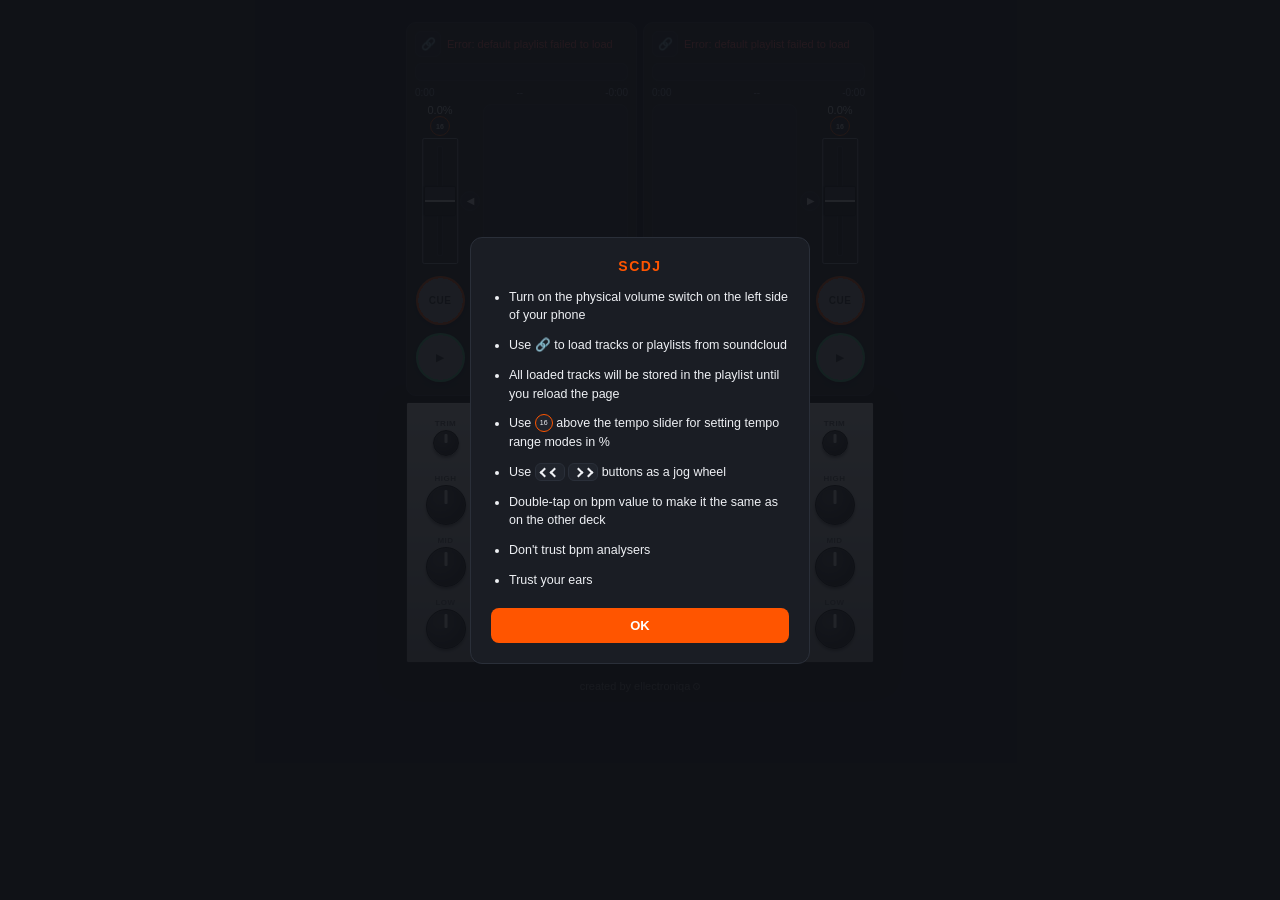
<file: SCDJ/index.html>
<!DOCTYPE html>
<html lang="ru">
<head>
<meta charset="UTF-8">
<meta name="viewport" content="width=device-width, initial-scale=1, maximum-scale=1, user-scalable=no">
<title>SCDJ — DJ booth for SoundCloud | ellectroniqa</title>
<meta name="description" content="SCDJ is a two-deck DJ booth for the phone: spin tracks or playlists straight from SoundCloud. Made by ellectroniqa, Almaty, Kazakhstan." />
<meta name="apple-mobile-web-app-title" content="SCDJ" />
<style>
  :root{
    /* deck theme */
    --bg:#111318; --panel:#1a1d24; --panel2:#20242c; --text:#eef0f4; --muted:#8b93a3;
    --accent:#ff5500; --accent2:#ff7a33; --border:#2a2f39; --good:#3ecf8e; --bad:#ff5d5d;
    /* mixer theme (Xone:92-inspired brushed aluminum), unrelated var names on purpose */
    --metal-hi:#eef0f1; --metal:#cacccf; --metal-mid:#aeb0b3; --metal-low:#94969a;
    --mx-black:#0d0d0e; --mx-black2:#1c1d1f; --mx-ink-muted:#61656b;
    --mx-groove:#141416; --led-green:#3ecf6e; --led-yellow:#e8c93e; --led-red:#ff4d4d;
  }
  /* Blocks every stray mobile-browser gesture that could fight the deck's own
     touch controls: pinch/double-tap zoom, iOS long-press callout+copy menu,
     drag-to-save on any element, pull-to-refresh and rubber-band overscroll,
     text selection while dragging a fader across other text. */
  *{
    box-sizing:border-box; -webkit-tap-highlight-color:transparent;
    -webkit-touch-callout:none; -webkit-user-drag:none;
    -webkit-user-select:none; user-select:none;
  }
  /* Form fields are the one place selection/editing must still work —
     iOS Safari especially needs the -webkit- prefix un-done explicitly
     here, not just relying on the unprefixed property, or long-press
     text selection can still creep in elsewhere on the page. */
  input, textarea{ -webkit-user-select:text; user-select:text; }
  /* Themed scrollbar (page + any internal scroll area) instead of the OS/
     browser default — Firefox via scrollbar-color (inherits down), WebKit/
     Chromium need the same rule repeated on each actual scrolling element. */
  html{
    overscroll-behavior:none; touch-action:manipulation;
    scrollbar-width:thin; scrollbar-color:var(--muted) var(--panel2);
  }
  html::-webkit-scrollbar{width:8px; height:8px;}
  html::-webkit-scrollbar-track{background:var(--panel2);}
  html::-webkit-scrollbar-thumb{background:var(--muted); border-radius:4px;}
  html::-webkit-scrollbar-thumb:hover{background:var(--accent);}
  body{
    margin:0; background:#0a0b0d; color:var(--text);
    font-family:-apple-system,Segoe UI,Roboto,Helvetica,Arial,sans-serif;
    display:flex; justify-content:center; user-select:none;
    overscroll-behavior:none; touch-action:manipulation;
  }
  /* One layout for phone and desktop: a fixed, mobile-width portrait column,
     centered on wider screens rather than stretched into a "desktop" layout.
     No forced viewport-height/flex-grow here on purpose — that previously let
     the decks get squeezed shorter than their own content needed, which spilled
     out and overlapped the mixer below. Natural content height + page scroll instead. */
  .booth{
    position:relative; width:100%; max-width:480px;
    display:flex; flex-direction:column; gap:6px; padding:22px 6px 6px;
  }

  .gear-btn{
    position:absolute; top:4px; right:4px; z-index:2;
    background:transparent; border:none; color:var(--muted); opacity:.45; font-size:13px; padding:4px 6px;
  }
  .gear-btn:hover{opacity:1;}

  /* Setting an explicit `display` here overrides the browser's own [hidden]
     UA rule (same specificity, author style wins) — without this line the
     panel stays visible regardless of the `hidden` attribute/property. */
  .settings-panel[hidden]{display:none;}
  .settings-panel{background:var(--panel); border:1px solid var(--border); border-radius:8px; padding:10px; display:flex; flex-direction:column; gap:8px;}
  .settings-panel label{font-size:11px; color:var(--muted); display:flex; flex-direction:column; gap:4px;}
  .settings-panel input{background:var(--panel2); border:1px solid var(--border); color:var(--text); padding:7px 9px; border-radius:6px; font-size:12px;}
  .settings-panel .save{align-self:flex-end; padding:6px 14px; font-size:12px;}
  .settings-note{font-size:10px; color:var(--muted); line-height:1.4;}

  /* Shown if the AudioContext gets fully closed (not just suspended) by the
     OS after a long time backgrounded — rebuilding the whole audio graph
     live isn't worth it, so this just asks for a reload instead. */
  .refresh-overlay{
    position:fixed; inset:0; z-index:9999; background:rgba(17,19,24,.96);
    display:none; align-items:center; justify-content:center; text-align:center; padding:24px;
  }
  .refresh-overlay.show{display:flex;}
  .refresh-overlay-text{color:var(--text); font-size:20px; font-weight:700; letter-spacing:1px;}
  .refresh-overlay-sub{color:var(--muted); font-size:13px; margin-top:10px; max-width:320px;}

  /* First-visit onboarding — shown once (localStorage-remembered), then
     never again unless storage is cleared. */
  .welcome-overlay{
    position:fixed; inset:0; z-index:9998; background:rgba(17,19,24,.92);
    display:none; align-items:center; justify-content:center; padding:24px;
  }
  .welcome-overlay.show{display:flex;}
  .welcome-box{
    background:var(--panel); border:1px solid var(--border); border-radius:12px;
    padding:20px; max-width:340px; width:100%;
  }
  .welcome-title{color:var(--accent); font-size:14px; font-weight:700; letter-spacing:1.5px; margin-bottom:14px; text-align:center;}
  .welcome-list{margin:0; padding:0 0 0 18px; display:flex; flex-direction:column; gap:11px;}
  .welcome-list li{color:var(--text); font-size:12.5px; line-height:1.5;}
  .welcome-ok{width:100%; padding:10px; font-size:13px; margin-top:18px;}
  /* Inline visual copies of real controls, dropped into the instruction
     text itself rather than described in words — same colors/shape as the
     actual buttons, just sized to sit inline in a sentence. */
  .welcome-icon{display:inline-block; vertical-align:middle; line-height:1;}
  .welcome-badge-range{
    display:inline-flex; align-items:center; justify-content:center; vertical-align:middle;
    width:18px; height:18px; font-size:7px; border-radius:50%;
    background:var(--panel2); color:var(--text); border:1px solid var(--accent);
    position:relative; top:-1px;
  }
  .welcome-jog{
    display:inline-flex; align-items:center; justify-content:center; gap:3px; vertical-align:middle;
    width:30px; height:18px; border-radius:6px;
    background:var(--panel2); border:1px solid var(--border); color:var(--text);
  }

  button{background:var(--accent); color:#fff; border:none; border-radius:8px; font-weight:600; cursor:pointer;}

  /* ---------------- Decks ---------------- */
  .decks-row{display:flex; gap:6px;}
  .deck{
    flex:1; min-width:0; background:var(--panel); border:1px solid var(--border); border-radius:10px;
    padding:8px; display:flex; flex-direction:column; gap:6px;
  }
  .d-toprow{display:flex; align-items:center; gap:6px;}
  .d-linkbtn{
    flex:none; width:26px; height:26px; padding:0; font-size:12px; border-radius:6px;
    background:var(--panel2); border:1px solid var(--border); color:var(--muted);
  }
  .d-title{
    flex:1; min-width:0; font-size:11px; color:var(--muted); white-space:nowrap;
    overflow:hidden; text-overflow:ellipsis;
  }
  .d-title.ok{color:var(--accent);}
  .d-title.err{color:var(--bad);}

  /* Load popover — a real overlay, not an inline row: the URL and its load
     button stay off-screen until the 🔗 button opens this, keeping the deck's
     default view down to just that one small button + the title. Uses a
     .open class rather than [hidden] to toggle visibility (an element with
     an explicit `display` in author CSS silently defeats [hidden] otherwise). */
  /* align-items:flex-start + a top padding roughly matching where the deck's
     own horizontal waveform sits (booth padding 22 + deck padding 8 + toprow
     26 + gap 6 ≈ 62px) — the modal starts around there instead of dead
     center, and is taller overall (min-height) to leave room below the URL
     row for a track list once playlist loading lands. */
  .d-modal-backdrop{
    display:none; position:fixed; inset:0; background:rgba(0,0,0,.55); z-index:50;
    align-items:flex-start; justify-content:center; padding:62px 24px 24px;
  }
  .d-modal-backdrop.open{display:flex;}
  /* No min-height — the modal hugs its content (compact with nothing/a few
     tracks loaded, taller with more), only capped by max-height once a big
     playlist would otherwise overflow the viewport (that's when the list's
     own flex:1+overflow-y:auto kicks in and it starts scrolling instead). */
  .d-modal{
    background:var(--panel); border:1px solid var(--border); border-radius:10px; padding:12px;
    display:flex; flex-direction:column; gap:8px; width:min(90vw, 320px);
    max-height:calc(100vh - 86px);
  }
  .d-modal-header{flex:none; display:flex; align-items:center; justify-content:space-between; gap:8px;}
  .d-modal-label{
    font-size:8px; letter-spacing:.5px; color:var(--accent); text-transform:uppercase;
    display:flex; align-items:center; gap:6px; white-space:nowrap;
  }
  /* Spins slowly for as long as the modal is open (an element with
     display:none — the closed backdrop's default — just pauses the
     animation, so it's effectively "while the load modal is open"). */
  @keyframes sc-spin{ from{transform:rotate(0deg);} to{transform:rotate(360deg);} }
  .d-modal-label img{width:16px; height:16px; display:block; flex:none; animation:sc-spin 6s linear infinite;}
  .d-modal-row{flex:none; display:flex; gap:5px;}
  .d-modal input{
    flex:1; min-width:0; background:var(--panel2); border:1px solid var(--border); color:var(--text);
    padding:8px 9px; border-radius:6px; font-size:12px; outline:none;
  }
  .d-modal input:focus{border-color:var(--accent);}
  .d-modal .d-load{
    padding:0 14px; font-size:11px; font-weight:400; letter-spacing:.5px;
    text-transform:uppercase; border-radius:6px;
  }
  .d-modal-close{flex:none; background:transparent; border:none; color:var(--muted); font-size:13px; padding:2px 4px;}
  .d-modal-clear-row{flex:none; display:flex; gap:5px;}
  .d-modal-clearbtn{
    flex:1; background:var(--panel2); color:var(--muted);
    border:1px solid var(--border); border-radius:3px; padding:3px 10px;
    font-size:9px; font-weight:400; letter-spacing:.5px; text-transform:uppercase;
  }
  /* Playlist track list — the header/URL row above stay put (flex:none);
     this is the only part that grows and scrolls once it's populated. */
  .d-modal-list{
    flex:1 1 auto; min-height:0; overflow-y:auto;
    display:flex; flex-direction:column; gap:3px;
    scrollbar-width:thin; scrollbar-color:var(--muted) var(--panel2);
  }
  .d-modal-list::-webkit-scrollbar{width:8px;}
  .d-modal-list::-webkit-scrollbar-track{background:var(--panel2);}
  .d-modal-list::-webkit-scrollbar-thumb{background:var(--muted); border-radius:4px;}
  .d-modal-list::-webkit-scrollbar-thumb:hover{background:var(--accent);}
  .d-modal-track{
    flex:none; display:flex; align-items:center; justify-content:space-between; gap:8px;
    width:100%; background:var(--panel2); border:1px solid var(--border); border-radius:6px;
    padding:6px 9px; color:var(--text);
  }
  .d-modal-track-info{
    display:flex; flex-direction:column; align-items:flex-start; gap:1px;
    min-width:0; flex:1 1 auto;
  }
  .d-modal-track-title{
    font-size:12px; max-width:100%; white-space:nowrap; overflow:hidden; text-overflow:ellipsis;
  }
  .d-modal-track-artist{font-size:10px; color:var(--muted);}
  .d-modal-track-actions{flex:none; display:flex; align-items:center; gap:4px;}
  /* A/B — which deck a click loads this track onto. The one matching this
     modal's own deck is lit by default (orange), the other stays neutral. */
  .d-modal-track-deck{
    flex:none; width:20px; height:20px; padding:0; border-radius:50%;
    font-size:9px; font-weight:700; background:var(--panel); color:var(--muted);
    border:1px solid var(--border);
  }
  .d-modal-track-deck.is-this-deck{background:var(--accent); color:#2a1200; border-color:var(--accent);}
  .d-modal-track-remove{
    flex:none; width:20px; height:20px; padding:0; border-radius:50%;
    font-size:10px; font-weight:400; background:transparent; color:var(--muted); border:none;
  }

  .d-wave-wrap{position:relative; border-radius:6px; overflow:hidden; background:var(--panel2); border:1px solid var(--border); flex:none;}
  .d-wave{display:block; width:100%; height:16px; cursor:pointer; touch-action:none;}
  /* Covers the overview waveform while a track streams+decodes in the
     background — the load modal itself closes right away instead of
     waiting, so this is the only sign a new track is still on its way. */
  .d-wave-loading{
    position:absolute; inset:0; display:none; align-items:center; justify-content:center;
    font-size:9px; letter-spacing:1px; color:var(--muted); background:var(--panel2);
  }
  .d-wave-loading.show{display:flex;}
  .d-times{display:flex; justify-content:space-between; font-size:10px; color:var(--muted); font-variant-numeric:tabular-nums;}
  /* This deck's analyzed BPM (pitch-adjusted), sitting between the
     current-time and remaining-time readouts. Double-click/double-tap syncs
     this deck to the other one. Padding+negative-margin enlarges the tap
     target (small text, easy to miss on mobile) without shifting the row layout. */
  .d-bpm{color:var(--muted); cursor:pointer; padding:8px 12px; margin:-8px -12px;}
  /* Last 30s of the track: the remaining-time readout blinks as a warning. */
  @keyframes durBlink{ 0%,49.9%{opacity:1;} 50%,100%{opacity:0;} }
  .d-dur.blink-warn{ color:var(--bad); animation:durBlink 1s linear infinite; }

  /* Pitch fader sits beside the zoom waveform, not above/below it — deck A
     has it on the left (outer edge), deck B on the right (outer edge), via
     DOM order (mirror flag), matching a twin-CDJ layout with faders flanking out. */
  /* Gap trimmed from 16 to 12 — part of fitting the deck pair's combined
     width inside a ~375px phone viewport (modern-phone baseline) without
     the jog buttons or anything else spilling past the deck's own edge. */
  .d-midrow{display:flex; gap:12px; align-items:flex-start;}
  .d-zoomcol{flex:1 1 auto; min-width:0; display:flex; flex-direction:column; gap:6px;}
  /* Height matched so the zoomcol (zoom-wrap + jogrow) bottoms out level
     with the PLAY button in the speedbox column beside it. */
  .d-zoom-wrap{
    position:relative; height:255px; border-radius:8px; overflow:hidden;
    background:var(--panel2); border:1px solid var(--border);
  }
  .d-zoom{display:block; width:100%; height:100%; cursor:ns-resize; touch-action:none;}

  /* Jog nudge — bends playback rate up/down smoothly while held, back to the
     set tempo on release. Sits right under the zoom waveform it affects.
     space-between (not center) + zoomcol's default align-items:stretch means
     the row is exactly as wide as the zoom-wave above it, so the buttons
     land flush with its left/right edges. No label in between (it was
     pushing the row wider than the waveform on narrow phone screens). */
  .d-jogrow{display:flex; gap:6px; justify-content:space-between; align-items:center;}
  .d-jog{
    flex:none; width:36px; height:22px; padding:0; border-radius:6px;
    background:var(--panel2); border:1px solid var(--border); color:var(--text);
    display:flex; align-items:center; justify-content:center; gap:3px;
  }
  .d-jog:active{background:var(--accent); color:#fff;}
  /* Open chevrons (">>" / "<<"), not filled triangles — drawn with borders,
     not glyphs, so they stay crisp and inherit the button's color/state. */
  .d-chev{width:7px; height:7px; border:0 solid currentColor;}
  .d-chev-l{border-top-width:2px; border-left-width:2px; transform:rotate(-45deg);}
  .d-chev-r{border-top-width:2px; border-right-width:2px; transform:rotate(45deg);}

  .d-transport{display:flex; flex-direction:column; align-items:center; gap:8px;}
  /* Pioneer-CDJ-style concentric ring bezel: flat gray circle (center) ->
     flat brand-color ring (CUE orange / PLAY green) -> flat light-gray
     outer circle (same overall radius the plain button used to be) — just
     circle-in-circle-in-circle, no gradients/shading trying to fake depth.
     The ring stays lit at all times (like a powered CDJ button); only the
     inner face color changes to show the active state (armed / playing). */
  .deck-btn{
    width:49px; height:49px; border-radius:50%; padding:0; font-size:10px; font-weight:700;
    letter-spacing:.5px; display:flex; align-items:center; justify-content:center;
    border:none; flex:none; color:#20242a;
    box-shadow:0 2px 4px rgba(0,0,0,.5);
  }
  .deck-btn.cue{
    background:radial-gradient(circle,
      #9a9c9f 0%, #9a9c9f 64%,
      var(--accent) 64%, var(--accent) 88%,
      var(--metal) 88%, var(--metal) 100%);
  }
  /* CUE also lights up while the deck is playing, and blinks in sync with
     PLAY during the stutter cue (JS toggles these same two classes on both
     buttons together). */
  .deck-btn.cue.is-armed, .deck-btn.cue.is-playing, .deck-btn.cue.stutter-blink{
    background:radial-gradient(circle,
      var(--accent) 0%, var(--accent) 64%,
      var(--accent) 64%, var(--accent) 88%,
      var(--metal) 88%, var(--metal) 100%);
    color:#2a1200;
  }
  .deck-btn.play{
    background:radial-gradient(circle,
      #9a9c9f 0%, #9a9c9f 64%,
      var(--good) 64%, var(--good) 88%,
      var(--metal) 88%, var(--metal) 100%);
  }
  /* Blinks in time with the stutter cue's on/off cycle while paused-with-jerks. */
  .deck-btn.play.is-playing, .deck-btn.play.stutter-blink{
    background:radial-gradient(circle,
      var(--good) 0%, var(--good) 64%,
      var(--good) 64%, var(--good) 88%,
      var(--metal) 88%, var(--metal) 100%);
    color:#06251a;
  }
  .deck-btn:active{transform:scale(0.94);}

  /* Pulled outward past the deck's own padding edge (negative margin on the
     outer side only) so the whole tempo/CUE/PLAY column sits closer to the
     deck's edge — paired with the wider .d-midrow gap above, which gives the
     zoom waveform correspondingly more breathing room on its side. */
  .speedbox{flex:none; display:flex; flex-direction:column; align-items:center; gap:14px;}
  .speedbox:not(.mirror){ margin-left:-6px; }
  .speedbox.mirror{ margin-right:-6px; }
  /* Fixed width sized for the widest possible reading (WIDE ±100% range,
     e.g. "-100.0%") so the tempo readout never reflows the layout as it changes.
     Trimmed from 80 to 62 — part of fitting the deck pair inside a ~375px
     phone viewport (modern-phone baseline); still comfortably fits "-100.0%"
     at this font-size. */
  .speedval{font-size:11px; font-weight:400; font-variant-numeric:tabular-nums; min-width:62px; text-align:center;}
  /* Track's own box only — no flex-row with the reset button anymore, so
     the track's center always lands on the same vertical line as CUE/PLAY/
     the tempo readout, regardless of the reset button's placement. The
     reset button is absolutely positioned off to whichever side faces the
     zoom waveform (inner side, not the deck's outer edge), pointing back
     into the track. */
  /* Extra margin-top clears room for the range button (20px + 4px gap)
     sitting above this box without it overlapping the tempo readout above —
     the flex gap from .speedbox alone (14px) isn't enough on its own. */
  .pitch-wrap{position:relative; margin-top:10px;}
  .pitch-track{position:relative; width:38px; height:122px;}
  .pitch-track::before{
    content:""; position:absolute; left:50%; top:6px; bottom:6px; width:4px;
    transform:translateX(-50%); background:var(--bg); border:1px solid var(--border); border-radius:2px;
  }
  .pitch-track::after{
    content:""; position:absolute; left:50%; top:50%; width:16px; height:2px;
    transform:translate(-50%,-50%); background:var(--muted); pointer-events:none;
  }
  /* height (the fader's grab thickness, pre-rotation) is a bit bigger than
     the visible track (38px) — same absolute+centered trick as the mixer
     faders, so it doesn't touch layout. */
  .pitch-track input[type=range]{
    position:absolute; top:50%; left:50%; width:122px; height:48px; z-index:1;
    transform:translate(-50%,-50%) rotate(90deg);
    -webkit-appearance:none; appearance:none; background:transparent; margin:0; touch-action:none;
  }
  /* Same cap look as the mixer's channel faders (dark gradient + parallel
     white stripe), but resized: the mixer cap's thin side (15px, along its
     own travel axis) scaled 2x to 30px (1.4x wasn't enough), and its wide
     side (35px, across the groove) scaled down 10% to 31.5px. */
  .pitch-track input[type=range]::-webkit-slider-thumb{
    -webkit-appearance:none; width:30px; height:31.5px; border-radius:2px;
    background:linear-gradient(90deg,
      #3a3a3e 0%, #3a3a3e calc(50% - 1px),
      #eef0f2 calc(50% - 1px), #eef0f2 calc(50% + 1px),
      #161618 calc(50% + 1px), #161618 100%);
    border:1px solid #000; box-shadow:0 1px 2px rgba(0,0,0,.6); cursor:pointer;
  }
  .pitch-track input[type=range]::-moz-range-thumb{
    width:30px; height:31.5px; border-radius:2px; border:1px solid #000;
    background:linear-gradient(90deg,
      #3a3a3e 0%, #3a3a3e calc(50% - 1px),
      #eef0f2 calc(50% - 1px), #eef0f2 calc(50% + 1px),
      #161618 calc(50% + 1px), #161618 100%);
    box-shadow:0 1px 2px rgba(0,0,0,.6); cursor:pointer;
  }
  .pitch-track input[type=range].is-dragging::-webkit-slider-thumb,
  .pitch-track input[type=range].is-dragging::-moz-range-thumb{
    box-shadow:0 0 0 3px rgba(255,85,0,.35), 0 0 8px rgba(255,85,0,.4), 0 1px 2px rgba(0,0,0,.6);
  }
  /* Gray frame around the fader's whole working area (its full travel
     length), not around the moving cap — width matches the cap's own
     visible width (31.5px) + 1px gap each side, height spans the track's
     full travel (122px) + 1px gap top/bottom. pitch-wrap's own box already
     equals pitch-track's (38x122), so centering here lines up with it. */
  .pitch-wrap::before{
    content:''; position:absolute; left:50%; top:50%;
    width:33.5px; height:124px; transform:translate(-50%,-50%);
    border:1px solid var(--muted); border-radius:2px; pointer-events:none;
  }
  /* Tempo reset — a small circular button (same style/size as the mixer's
     CUT buttons) pinned to the vertical center of the fader (next to its 0%
     notch), on whichever side of the track faces the zoom waveform (inner
     side, not the deck's outer edge) — absolutely positioned so it never
     affects .pitch-wrap's own box/centering. */
  .d-speedreset{
    position:absolute; top:50%; transform:translateY(-50%);
    width:20px; height:20px; border-radius:50%; padding:0; line-height:1;
    display:flex; align-items:center; justify-content:center; font-size:9px;
    background:var(--panel2); border:1px solid var(--border); color:var(--text);
  }
  .pitch-wrap.side-right .d-speedreset{ left:100%; margin-left:1px; }
  .pitch-wrap.side-left .d-speedreset{ right:100%; margin-right:1px; }
  /* Fixed size regardless of the displayed value ("±6%" vs "±100%") — text
     length used to change the button's own footprint since it was sized by
     its padding+content. Sits directly above the pitch-track, centered on
     the same vertical line as CUE/PLAY/the tempo readout below — not offset
     to either side like the reset button. */
  .d-rangebtn{
    position:absolute; bottom:100%; left:50%; margin-bottom:4px;
    transform:translateX(-50%);
    width:20px; height:20px; padding:0; font-size:7px; line-height:1;
    background:var(--panel2); color:var(--text); border:1px solid var(--accent);
    border-radius:50%; display:flex; align-items:center; justify-content:center;
  }

  input[type=range]{-webkit-appearance:none; height:4px; background:var(--border); border-radius:2px; outline:none;}
  input[type=range]::-webkit-slider-thumb{-webkit-appearance:none; width:14px; height:14px; border-radius:50%; background:var(--accent); cursor:pointer;}
  input[type=range]::-moz-range-thumb{width:14px; height:14px; border-radius:50%; background:var(--accent); border:none; cursor:pointer;}

  /* ---------------- Mixer (Xone:92-inspired) ---------------- */
  .mixer-panel{flex:none;}
  .booth > .eq-credit{margin:10px 0 6px;}
  .mixer{
    background:linear-gradient(180deg,var(--metal-hi) 0%, var(--metal) 45%, var(--metal-low) 100%);
    border:1px solid var(--mx-black); border-radius:2px;
    box-shadow:0 10px 24px rgba(0,0,0,.5), inset 0 1px 0 rgba(255,255,255,.5);
    padding:3px 8px 8px; width:100%; max-width:480px; margin:0 auto; overflow:hidden; /* top trimmed 8->3: shave empty space above the knobs without touching element sizes */
  }
  /* CSS Grid instead of nested flex boxes — needed to make the crossfader's
     width an exact function of the fader columns' positions (grid-column
     span), rather than a guessed percentage, and to make EQ/fader/meters
     share one literal top edge (row 1, align-items:start) instead of
     faking it with matching fixed heights. Columns, in order:
     EQ1 | Fader1 | Master+meters | Fader2 | EQ2 — full mixer width, generous
     gap between every column (not squeezed together).
     justify-content:space-between (not center!) is load-bearing: `center`
     centers the whole 5-column block as one unit regardless of each
     column's own width, which silently defeated every attempt at matching
     EQ1/EQ2's position to the deck's CUE/PLAY column above — the block just
     re-centered itself. space-between pins column 1 flush to the grid's own
     left edge and column 5 flush to its right edge (extra space distributed
     between the tracks instead), which is what actually lines them up with
     the deck's flex-start/flex-end-anchored CUE/PLAY column. */
  /* column-gap shrunk from 30 to 14 (matches row-gap) — sized so the whole
     grid's content width (EQ+fader+center+fader+EQ + 4 gaps) fits inside a
     ~375px-wide phone viewport (modern-phone baseline) without the mixer's
     own overflow:hidden clipping anything off the right edge. */
  .mx-grid{
    display:grid; grid-template-columns:auto auto auto auto auto;
    column-gap:14px; row-gap:14px; justify-content:space-between; align-items:start;
  }
  /* EQ columns get a min-width matching the deck's CUE/PLAY column (49px,
     the width of those circular buttons) so that — since both are centered
     content within a column of the same width, starting from the same
     horizontal padding — their centers line up with the CUE/PLAY buttons
     directly above them in the deck panel. */
  /* No extra push-out margin on the fader columns anymore — the crossfader
     is confined inside the center column now (see below), so it can't
     overlap the faders regardless of how close they sit; the base
     column-gap alone (symmetric on both sides) is enough. */
  /* Nudged inward (transform, not margin/gap) to shrink just the EQ<->fader
     spacing — a pure visual shift that doesn't touch grid track sizing or
     any other gap (fader<->center stays exactly as it was). Trades a
     little distance from the mixer's own edge for tighter EQ/fader spacing,
     per explicit instruction. */
  .mx-gc1{grid-column:1; min-width:49px; transform:translateX(6px);} .mx-gc2{grid-column:2;} .mx-gc3{grid-column:3;}
  .mx-gc4{grid-column:4;} .mx-gc5{grid-column:5; min-width:49px; transform:translateX(-6px);}

  /* Crossfader now lives inside the center column, below the meters — sits
     between the faders (not spanning the whole bottom) and only as tall as
     it needs to be, with the meters shortened to make room above it so the
     whole column (Master + meters + crossfader) still bottoms out level
     with the faders. */
  /* gap (not margin on a specific child) so master->meters and
     meters->crossfader get the same spacing automatically — center column
     total (62+11+110+11+53=247) stays just under the EQ/fader reference
     height (248), so the mixer's own overall height is unaffected. */
  .mx-center-col{display:flex; flex-direction:column; align-items:center; gap:11px; flex:none;}
  .mx-col{display:flex; flex-direction:column; gap:0; align-items:center; flex-shrink:0;}
  /* Outer meters (A/B) spread apart, roughly matching the crossfader's own
     width below (110px) so the whole center column reads as one unit;
     master meter stays centered between them. */
  .mx-metersrow{display:flex; justify-content:space-between; width:108px; align-items:flex-start; flex-shrink:0;}

  /* Knobs scaled 1.3x then +12% more (30px->39px->44px, small 20px->26px->29px),
     then trimmed back down ~10% (44px->40px, small 29px->26px) as part of a
     mixer height reduction — knobgrp height scaled to match (69px->62px). */
  .mx-knobgrp{height:62px; flex-shrink:0; display:flex; flex-direction:column; align-items:center; justify-content:center; gap:2px;}
  .mx-knoblabel{font-size:8px; letter-spacing:.5px; color:var(--mx-ink-muted); text-transform:uppercase; font-weight:600;}
  .mx-knob{
    flex-shrink:0; width:40px; height:40px; border-radius:50%; position:relative; cursor:ns-resize;
    background:radial-gradient(circle at 35% 30%, #4a4a50, #1c1c1f 70%);
    border:1px solid #000; box-shadow:0 2px 3px rgba(0,0,0,.5), inset 0 0 0 1px rgba(255,255,255,.06);
    touch-action:none;
  }
  /* Soft orange glow while actively held — same accent color as the ring
     around CUE/PLAY, applied as an outer box-shadow so it follows the
     knob's own circular shape. */
  .mx-knob.is-dragging{
    box-shadow:0 0 0 3px rgba(255,85,0,.35), 0 0 8px rgba(255,85,0,.4),
      0 2px 3px rgba(0,0,0,.5), inset 0 0 0 1px rgba(255,255,255,.06);
  }
  .mx-knob.small{width:26px; height:26px;}
  /* Invisible hit-area extension — a pseudo-element sized bigger than the
     knob itself, positioned outside its box. Pseudo-elements don't affect
     their host's layout size (so the tight zero-gap EQ spacing is
     untouched), but pointer events on them still bubble up to the knob's
     own listeners, so a tap slightly off the visible circle still grabs it. */
  .mx-knob::before{content:''; position:absolute; inset:-5px;}
  .mx-knob::after{
    content:''; position:absolute; left:50%; top:4px; width:3px; height:14px;
    background:#eef0f2; transform-origin:50% 16px;
    transform:translateX(-50%) rotate(var(--deg,0deg)); border-radius:1px;
  }
  .mx-knob.small::after{ top:3px; height:9px; transform-origin:50% 9px; }

  /* "Equalizer" = High+Mid+Low only (Trim is a separate, non-EQ control) —
     3 knobgrps (62px) with no gap between them now (.mx-col gap:0) = 186px.
     Trim and Master both sit in their own 62px top tier (Trim: first item
     of the EQ column; Master: only item before the meters) — the fader
     starts right below that 62px tier, so fader top = High's top (not
     Trim's). EQ/fader column total: 4*62 = 248px. */
  .mx-topspacer{
    height:62px; flex-shrink:0; display:flex; flex-direction:column;
    align-items:center; justify-content:center; gap:2px;
  }
  /* Momentary channel-kill: held down = fader (and audio) drop to zero,
     released = fader snaps back to wherever it was. */
  .mx-topbtn{
    position:relative;
    flex-shrink:0; width:20px; height:20px; padding:0; font-size:9px; line-height:1;
    border-radius:50%; background:var(--mx-black2); border:1px solid #000; color:var(--metal-mid);
    display:flex; align-items:center; justify-content:center; touch-action:none;
  }
  /* Invisible expanded hit zone — buttons default to box-sizing:border-box
     in Chrome's own UA stylesheet, so padding alone would just eat into the
     visible 20px circle instead of growing the tap target. A generated
     pseudo-element positioned past the button's own edges still counts for
     click hit-testing (the click bubbles up through its parent) without
     touching the circle's visible size or the topspacer's layout. */
  .mx-topbtn::before{content:""; position:absolute; inset:-8px;}
  .mx-topbtn.active{background:var(--accent); color:#fff;}
  .mx-tri{display:inline-block; transform:translateY(1px);}
  .mx-meter{
    flex-shrink:0; display:flex; flex-direction:column-reverse; gap:2px; height:110px; width:8px;
    background:var(--mx-groove); border-radius:2px; padding:3px 0; border:1px solid #000;
  }
  .mx-meter .mx-seg{flex:1; border-radius:1px; background:#101012;}
  .mx-meter .mx-seg.on-g{background:var(--led-green);}
  .mx-meter .mx-seg.on-y{background:var(--led-yellow);}
  .mx-meter .mx-seg.on-r{background:var(--led-red);}

  .mx-fader-track{flex-shrink:0; width:28px; height:186px; position:relative;}
  /* The input's own box is the fader's actual grab area — made a bit wider
     than the visible groove (.mx-fader-track's 28px) since it's absolutely
     positioned and centered, so growing it doesn't touch layout at all. */
  .mx-fader-track input[type=range]{
    position:absolute; top:50%; left:50%; width:186px; height:40px;
    transform:translate(-50%,-50%) rotate(-90deg); -webkit-appearance:none; appearance:none;
    background:transparent; margin:0; touch-action:none;
  }
  .mx-fader-track::before{
    content:''; position:absolute; left:50%; top:5px; bottom:5px; width:4px; transform:translateX(-50%);
    background:repeating-linear-gradient(#141416,#141416 1px, transparent 1px, transparent 7px), var(--mx-groove);
    border-radius:2px; border:1px solid #000;
  }
  .mx-fader-track input[type=range]::-webkit-slider-runnable-track{background:transparent;}
  /* Shared cap look for both faders: dark gradient with a thin white stripe
     down the middle, running PARALLEL to the cap's long side (same white as
     the knob-pointer indicator). A 90deg gradient varies across the
     *pre-rotation* width and is constant along its height — for the
     (rotated) channel fader, pre-rotation height becomes the visual long
     side after rotate(-90deg), so the stripe spans that long side fully,
     centered on the short side; for the (unrotated) crossfader the same
     90deg direction does the equivalent directly against its own real
     width/height — same rule, same result on both. */
  .mx-fader-track input[type=range]::-webkit-slider-thumb,
  .mx-xftrack input[type=range]::-webkit-slider-thumb{
    -webkit-appearance:none; border-radius:2px;
    background:linear-gradient(90deg,
      #3a3a3e 0%, #3a3a3e calc(50% - 1px),
      #eef0f2 calc(50% - 1px), #eef0f2 calc(50% + 1px),
      #161618 calc(50% + 1px), #161618 100%);
    border:1px solid #000; box-shadow:0 1px 2px rgba(0,0,0,.6); position:relative;
  }
  /* The track itself is a horizontal <input> rotated -90deg to read as
     vertical. A thumb's CSS width runs along the input's own (pre-rotation)
     travel axis, so to get a real fader-cap look — wide across the groove,
     short along the travel direction, i.e. perpendicular to motion — width
     and height here need to be swapped relative to what they'd be for an
     unrotated horizontal slider. */
  .mx-fader-track input[type=range]::-webkit-slider-thumb{width:15px; height:35px;}
  .mx-fader-track input[type=range]::-moz-range-thumb{
    width:15px; height:35px; border-radius:2px; border:1px solid #000;
    background:linear-gradient(90deg,
      #3a3a3e 0%, #3a3a3e calc(50% - 1px),
      #eef0f2 calc(50% - 1px), #eef0f2 calc(50% + 1px),
      #161618 calc(50% + 1px), #161618 100%);
    box-shadow:0 1px 2px rgba(0,0,0,.6);
  }
  .mx-fader-track input[type=range]::-moz-range-track{background:transparent;}

  /* Nested in the center column now, below the meters — its width is its
     own (not tied to the fader columns), narrow enough to sit clearly
     between them rather than spanning toward either one. No margin-top of
     its own anymore — the space above it is the shared .mx-center-col gap,
     same as the gap above the meters, so both transitions match. */
  .mx-xfrow{display:flex; flex-direction:column; align-items:center; gap:4px;}
  .mx-xftrack{position:relative; width:110px; height:38px;}
  /* Absolutely positioned + centered (same trick as the channel faders) so
     the grab area (height) can be taller than the visible track without
     affecting layout — width stays matched to the track so the thumb's own
     value-mapping is unaffected. */
  .mx-xftrack input[type=range]{
    position:absolute; top:50%; left:50%; width:110px; height:48px;
    transform:translate(-50%,-50%);
    -webkit-appearance:none; appearance:none; background:transparent; margin:0; touch-action:none;
  }
  .mx-xftrack::before{
    content:''; position:absolute; left:6px; right:6px; top:50%; height:4px; transform:translateY(-50%);
    background:repeating-linear-gradient(90deg,#141416,#141416 1px, transparent 1px, transparent 8px), var(--mx-groove);
    border-radius:2px; border:1px solid #000;
  }
  /* Exact same cap as the channel fader (15x35), just not itself rotated —
     since this track is naturally horizontal, no width/height swap needed:
     15px along its own horizontal travel, 35px across it. */
  .mx-xftrack input[type=range]::-webkit-slider-thumb{width:15px; height:35px;}
  .mx-xftrack input[type=range]::-moz-range-thumb{
    width:15px; height:35px; border-radius:2px; border:1px solid #000;
    background:linear-gradient(90deg,
      #3a3a3e 0%, #3a3a3e calc(50% - 1px),
      #eef0f2 calc(50% - 1px), #eef0f2 calc(50% + 1px),
      #161618 calc(50% + 1px), #161618 100%);
  }
  .mx-xflabels{display:flex; justify-content:space-between; width:110px; font-size:9px; color:var(--mx-ink-muted); font-weight:700;}

  /* Soft orange glow on whichever fader cap is actively being dragged.
     Driven by a JS-toggled class (wireRange), not :active — :active on a
     native range input is unreliable for touch drags on some mobile
     browsers (only reflects a held mouse button reliably), so the class is
     toggled explicitly on pointerdown/up/cancel instead. */
  .mx-fader-track input[type=range].is-dragging::-webkit-slider-thumb,
  .mx-xftrack input[type=range].is-dragging::-webkit-slider-thumb{
    box-shadow:0 0 0 3px rgba(255,85,0,.35), 0 0 8px rgba(255,85,0,.4), 0 1px 2px rgba(0,0,0,.6);
  }
  .mx-fader-track input[type=range].is-dragging::-moz-range-thumb,
  .mx-xftrack input[type=range].is-dragging::-moz-range-thumb{
    box-shadow:0 0 0 3px rgba(255,85,0,.35), 0 0 8px rgba(255,85,0,.4), 0 1px 2px rgba(0,0,0,.6);
  }
</style>
</head>
<body>
<h1 style="position:absolute;width:1px;height:1px;margin:-1px;padding:0;border:0;overflow:hidden;clip:rect(0 0 0 0);white-space:nowrap">SCDJ — DJ booth for SoundCloud</h1>
<div class="refresh-overlay" id="refreshOverlay">
  <div>
    <div class="refresh-overlay-text">PLEASE REFRESH THE PAGE</div>
    <div class="refresh-overlay-sub">The audio engine stopped unexpectedly (usually after a long time in the background) and can't be recovered without a reload.</div>
  </div>
</div>
<div class="welcome-overlay" id="welcomeOverlay">
  <div class="welcome-box">
    <div class="welcome-title">SCDJ</div>
    <ul class="welcome-list">
      <li>Turn on the physical volume switch on the left side of your phone</li>
      <li>Use <span class="welcome-icon">🔗</span> to load tracks or playlists from soundcloud</li>
      <li>All loaded tracks will be stored in the playlist until you reload the page</li>
      <li>Use <span class="welcome-badge-range">16</span> above the tempo slider for setting tempo range modes in %</li>
      <li>Use <span class="welcome-jog"><span class="d-chev d-chev-l"></span><span class="d-chev d-chev-l"></span></span> <span class="welcome-jog"><span class="d-chev d-chev-r"></span><span class="d-chev d-chev-r"></span></span> buttons as a jog wheel</li>
      <li>Double-tap on bpm value to make it the same as on the other deck</li>
      <li>Don't trust bpm analysers</li>
      <li>Trust your ears</li>
    </ul>
    <button class="welcome-ok" id="welcomeOk">OK</button>
  </div>
</div>
<div class="booth">

  <button class="gear-btn" id="settingsBtn" hidden>⚙</button>

  <div class="settings-panel" id="settingsPanel" hidden>
    <label>SoundCloud client_id (optional)
      <input type="text" id="cidInput" placeholder="empty = automatic">
    </label>
    <label>API proxy address (empty = same origin as this page)
      <input type="text" id="apiBaseInput" placeholder="https://sc-proxy.your-name.workers.dev">
    </label>
    <button class="save" id="settingsSave">Save</button>
    <p class="settings-note">Shared by both decks. The proxy finds a working client_id by itself — fill this in only as a last resort, if tracks still won't load (copy client_id from any api-v2.soundcloud.com request in DevTools → Network on soundcloud.com). Clear it to go back to automatic.</p>
  </div>

  <div class="decks-row">
    <div class="deck" id="deckA"></div>
    <div class="deck" id="deckB"></div>
  </div>

  <div class="mixer-panel">
    <div class="mixer">
      <div class="mx-grid">
        <div class="mx-col mx-gc1" id="eqColA"></div>
        <div class="mx-col mx-gc2">
          <div class="mx-topspacer"><div class="mx-knoblabel">Cut</div><button class="mx-topbtn"><span class="mx-tri">▼</span></button></div>
          <div class="mx-fader-track" id="faderColA"></div>
        </div>
        <div class="mx-center-col mx-gc3">
          <div class="mx-knobgrp">
            <div class="mx-knoblabel">Master</div>
            <div class="mx-knob" id="masterKnob"></div>
          </div>
          <div class="mx-metersrow">
            <div class="mx-meter" id="meterA"></div>
            <div class="mx-meter" id="masterMeter"></div>
            <div class="mx-meter" id="meterB"></div>
          </div>
          <div class="mx-xfrow">
            <div class="mx-xftrack">
              <input type="range" id="crossfader" min="0" max="1" step="0.001" value="0.5">
            </div>
            <div class="mx-xflabels"><span>A</span><span>B</span></div>
          </div>
        </div>
        <div class="mx-col mx-gc4">
          <div class="mx-topspacer"><div class="mx-knoblabel">Cut</div><button class="mx-topbtn"><span class="mx-tri">▼</span></button></div>
          <div class="mx-fader-track" id="faderColB"></div>
        </div>
        <div class="mx-col mx-gc5" id="eqColB"></div>
      </div>
    </div>
  </div>

  <!-- ellectroniqa credit + "i" card. The SAME block lives in klaminweb/index.html,
       SCDJ/dj-booth.html and webloooper/index.html (and their copies in site/) — keep them identical.
       Look copied from the homepage bio "i" (.info-btn / .info-text in site/style.css), scaled to 11px text.
       Only the block's position is set per page, outside this block. -->
  <style>
    .eq-credit {
      position: relative;
      display: flex; justify-content: center; align-items: center;
      gap: 3px;
      font: 11px/14px -apple-system, "Segoe UI", Roboto, Helvetica, Arial, sans-serif;
      letter-spacing: normal; text-transform: none;
    }
    .eq-credit-link { color: #6d6d6d; text-decoration: none; }
    .eq-credit-link:hover, .eq-credit-link:active { color: #D5A430; }
    .eq-credit-i {
      position: relative;
      display: inline-flex; align-items: center; justify-content: center;
      width: 7px; height: 7px; padding: 0; margin: 0;
      box-sizing: border-box;
      border: 1px solid #6d6d6d; border-radius: 50%;
      background: transparent; color: #6d6d6d;
      cursor: pointer;
      -webkit-tap-highlight-color: transparent;
      transition: color .2s ease, border-color .2s ease;
    }
    /* the "i" is drawn, not typed (a font glyph sits off-center), same as the homepage */
    .eq-credit-i svg { display: block; width: 1px; height: 3px; }
    .eq-credit-i:hover, .eq-credit-i[aria-expanded="true"] { color: #D5A430; border-color: #D5A430; }
    .eq-credit-i:focus-visible { outline: 2px solid #D5A430; outline-offset: 2px; }
    /* card floats above the line, centered on it — doesn't push the app layout */
    .eq-credit-card {
      position: absolute; bottom: calc(100% + 8px); left: 50%;
      transform: translateX(-50%);
      width: min(320px, calc(100vw - 24px)); box-sizing: border-box;
      padding: 10px 14px;
      background: #3a3a3a; border-radius: 4px;
      box-shadow: 0 6px 18px rgba(0, 0, 0, .5);
      color: #ffffff; font-size: 12.3px; line-height: 1.5; text-align: left;
      z-index: 1000;
    }
    .eq-credit-card[hidden] { display: none; }
    .eq-credit-card p { margin: 0 0 .7em; }
    .eq-credit-card p:last-child { margin-bottom: 0; }
  </style>
  <div class="eq-credit">
    <a class="eq-credit-link" href="https://ellectroniqa.com" target="_blank" rel="noopener">created by ellectroniqa</a>
    <button class="eq-credit-i" type="button" aria-label="about ellectroniqa" aria-expanded="false" aria-controls="eqCreditCard"><svg viewBox="0 0 4 12" fill="currentColor" aria-hidden="true"><circle cx="2" cy="1.5" r="1.5"/><rect x="0.75" y="4.5" width="2.5" height="7.5" rx="0.5"/></svg></button>
    <div class="eq-credit-card" id="eqCreditCard" hidden>
      <p><em>ellectroniqa</em> (aka <em>Хулиганская Электроника</em>) is a techno / electro / breakbeat music producer and dj, sound artist, synth maker and educator based in Almaty, Kazakhstan. He builds experimental hardware and software, runs workshops and educational courses, creates dancefloor-oriented music and does experimental sound performances under his alias <em>klad mineralov</em>.</p>
    </div>
  </div>
  <script>
  (function () {
    var btn = document.querySelector('.eq-credit-i');
    var card = document.getElementById('eqCreditCard');
    function setOpen(v) { card.hidden = !v; btn.setAttribute('aria-expanded', v ? 'true' : 'false'); }
    btn.addEventListener('click', function () { setOpen(card.hidden); });
    // tap anywhere outside the credit line closes the card
    document.addEventListener('pointerdown', function (e) {
      if (!card.hidden && !e.target.closest('.eq-credit')) setOpen(false);
    }, true);
    document.addEventListener('keydown', function (e) { if (e.key === 'Escape') setOpen(false); });
  })();
  </script>
  <!-- /ellectroniqa credit -->

</div>
<script>
(function(){
  "use strict";

  // Black-on-transparent SoundCloud glyph (user-supplied, genuinely
  // transparent — resized down from a 512x512 source), used as the tab
  // favicon (rotated 180) and next to the URL-paste label in the load
  // modal (unrotated).
  var SC_ICON_DATA_URI = "[data-uri]";
  var SC_ICON_180_DATA_URI = "[data-uri]";
  (function setFavicon(){
    var link = document.createElement("link");
    link.rel = "icon"; link.type = "image/png"; link.href = SC_ICON_180_DATA_URI;
    document.head.appendChild(link);
  })();

  function clamp(v, lo, hi){ return Math.min(hi, Math.max(lo, v)); }
  // Track/playlist titles come from SoundCloud (untrusted) and get inserted
  // as innerHTML in the playlist list — must escape before that.
  function escapeHtml(s){
    var d = document.createElement("div");
    d.textContent = s == null ? "" : String(s);
    return d.innerHTML;
  }
  // Multitouch: the browser's own <input type=range> drag is a single
  // gesture per page (iOS won't move a second slider while another finger
  // is down, and the pinch-blocking touchmove handler below kills native
  // drags once 2+ fingers touch), so every slider is driven from pointer
  // events instead — each finger gets its own pointerId + capture, fully
  // independent of the others. The input stays a real range (value, min/max,
  // step, "input" events, thumb styling) — only the dragging is replaced.
  // axis: "x" = min at left, "up" = rotated -90deg (min at bottom),
  // "down" = rotated 90deg (min at top). thumbPx = thumb length along the
  // travel axis in unscaled CSS px — native ranges map the value to the
  // thumb's center over (length - thumb), so this matches their geometry.
  // Grabbing the thumb drags it relative to where it was grabbed (no jump);
  // touching the track elsewhere jumps there, like the native control.
  // Also toggles .is-dragging for the orange grab-glow (JS-driven rather
  // than :active, which doesn't reliably track touch drags on mobile).
  function wireRange(el, axis, thumbPx){
    var activeId = null, grabOffset = 0;
    function geom(){
      var r = el.getBoundingClientRect();
      var len = axis === "x" ? r.width : r.height;
      var thumb = thumbPx * (len / (el.offsetWidth || len));
      return {
        start: axis === "x" ? r.left : (axis === "down" ? r.top : r.bottom),
        dir: axis === "up" ? -1 : 1,
        thumb: thumb, travel: Math.max(1, len - thumb)
      };
    }
    function fracAt(g, e){
      var p = axis === "x" ? e.clientX : e.clientY;
      return ((p - g.start) * g.dir - g.thumb / 2) / g.travel;
    }
    function curFrac(){
      var min = parseFloat(el.min), max = parseFloat(el.max);
      return (parseFloat(el.value) - min) / (max - min);
    }
    function setFrac(f){
      var min = parseFloat(el.min), max = parseFloat(el.max);
      var prev = el.value;
      el.value = min + clamp(f, 0, 1) * (max - min); // snaps to step itself
      if (el.value !== prev) el.dispatchEvent(new Event("input", { bubbles: true }));
    }
    function end(e){
      if (e.pointerId !== activeId) return;
      activeId = null;
      el.classList.remove("is-dragging");
    }
    // Keep the browser's native drag out of it entirely, or it would fight
    // the pointer-driven value on every move.
    el.addEventListener("touchstart", function(e){ e.preventDefault(); }, { passive: false });
    el.addEventListener("mousedown", function(e){ e.preventDefault(); });
    el.addEventListener("pointerdown", function(e){
      if (activeId !== null || e.button > 0) return; // one finger per slider
      e.preventDefault();
      activeId = e.pointerId;
      try { el.setPointerCapture(e.pointerId); } catch(err){}
      el.classList.add("is-dragging");
      var g = geom(), f = fracAt(g, e), off = f - curFrac();
      grabOffset = Math.abs(off * g.travel) <= g.thumb / 2 + 4 ? off : 0;
      setFrac(f - grabOffset);
    });
    el.addEventListener("pointermove", function(e){
      if (e.pointerId !== activeId) return;
      setFrac(fracAt(geom(), e) - grabOffset);
    });
    el.addEventListener("pointerup", end);
    el.addEventListener("pointercancel", end);
    el.addEventListener("lostpointercapture", end);
  }
  // "click" is synthesized from a single-touch tap — while another finger is
  // already holding a fader/knob/CUE, mobile browsers often never fire it.
  // Tap detection straight off pointer events works per finger instead.
  function onTap(el, fn){
    var id = null, x0 = 0, y0 = 0;
    el.addEventListener("pointerdown", function(e){
      if (e.button > 0) return;
      id = e.pointerId; x0 = e.clientX; y0 = e.clientY;
    });
    el.addEventListener("pointerup", function(e){
      if (e.pointerId !== id) return;
      id = null;
      if (Math.abs(e.clientX - x0) > 12 || Math.abs(e.clientY - y0) > 12) return; // was a drag
      fn(e);
    });
    el.addEventListener("pointercancel", function(e){ if (e.pointerId === id) id = null; });
  }
  function fmt(t){
    if (!isFinite(t) || t < 0) t = 0;
    var m = Math.floor(t/60), s = Math.floor(t%60);
    return m + ":" + (s<10?"0":"") + s;
  }

  // ---- BPM analysis, off the main thread ----
  // Runs in a Worker (source built as a string + Blob URL, so the whole app
  // stays one file) so a slow analysis on a long track can never delay or
  // stutter playback — decoding/scheduling audio doesn't wait on it at all.
  // Energy-envelope autocorrelation: simple and fast enough (a few hundred
  // ms even on a 6-minute track) without needing an FFT library; folds
  // obviously-wrong octave results (half/double tempo) into a plausible
  // dance-music range as a cheap correction.
  var BPM_WORKER_SRC = [
    "function detectBpm(samples, sampleRate){",
    // Single-pole low-pass (~200Hz) isolates kick-drum energy before the
    // envelope is built, so hi-hats/vocals/melodic content stop competing
    // with the actual beat for the autocorrelation peak.
    "  var lowpassHz = 200;",
    "  var rc = 1 / (2 * Math.PI * lowpassHz);",
    "  var dt = 1 / sampleRate;",
    "  var alpha = dt / (rc + dt);",
    "  var filtered = new Float32Array(samples.length);",
    "  var prev = 0;",
    "  for (var n = 0; n < samples.length; n++){ prev += alpha * (samples[n] - prev); filtered[n] = prev; }",
    "  var blockSize = Math.max(1, Math.round(sampleRate * 0.01));",
    "  var numBlocks = Math.floor(filtered.length / blockSize);",
    "  if (numBlocks < 10) return null;",
    "  var envelope = new Float32Array(numBlocks);",
    "  for (var i = 0; i < numBlocks; i++){",
    "    var sum = 0, start = i * blockSize;",
    "    for (var j = 0; j < blockSize; j++){ var v = filtered[start + j]; sum += v * v; }",
    "    envelope[i] = Math.sqrt(sum / blockSize);",
    "  }",
    "  var diff = new Float32Array(numBlocks);",
    "  for (var i = 1; i < numBlocks; i++){ var d = envelope[i] - envelope[i-1]; diff[i] = d > 0 ? d : 0; }",
    "  var envRate = 1 / 0.01;",
    "  var minBpm = 60, maxBpm = 200;",
    "  var minLag = Math.round(envRate * 60 / maxBpm);",
    "  var maxLag = Math.round(envRate * 60 / minBpm);",
    "  var scores = new Float32Array(maxLag - minLag + 1);",
    "  var bestLag = minLag, bestScore = -Infinity;",
    "  for (var lag = minLag; lag <= maxLag; lag++){",
    "    var score = 0;",
    "    for (var i = 0; i + lag < numBlocks; i++) score += diff[i] * diff[i + lag];",
    "    scores[lag - minLag] = score;",
    "    if (score > bestScore){ bestScore = score; bestLag = lag; }",
    "  }",
    // Parabolic interpolation around the best lag turns the 10ms-block
    // resolution (~1-2 BPM of rounding error) into a sub-block estimate.
    "  var lagf = bestLag, bi = bestLag - minLag;",
    "  if (bi > 0 && bi < scores.length - 1){",
    "    var sL = scores[bi-1], sC = scores[bi], sR = scores[bi+1];",
    "    var denom = sL - 2*sC + sR;",
    "    if (denom !== 0){",
    "      var delta = 0.5 * (sL - sR) / denom;",
    "      if (delta > -1 && delta < 1) lagf = bestLag + delta;",
    "    }",
    "  }",
    "  var bpm = 60 * envRate / lagf;",
    "  while (bpm < 90) bpm *= 2;",
    "  while (bpm > 180) bpm /= 2;",
    "  return bpm;",
    "}",
    "self.onmessage = function(e){",
    "  var bpm = detectBpm(e.data.samples, e.data.sampleRate);",
    "  self.postMessage({ id: e.data.id, bpm: bpm });",
    "};",
  ].join("\n");
  var bpmWorker = new Worker(URL.createObjectURL(new Blob([BPM_WORKER_SRC], { type: "application/javascript" })));
  var bpmReqId = 0;
  var bpmCallbacks = {};
  bpmWorker.onmessage = function(e){
    var cb = bpmCallbacks[e.data.id];
    if (cb){ delete bpmCallbacks[e.data.id]; cb(e.data.bpm); }
  };
  var BPM_WINDOW_SEC = 90;
  var BPM_PRIMARY_START_SEC = 20;

  function extractMonoWindow(buffer, startSec, maxSec){
    var sr = buffer.sampleRate;
    var totalLen = buffer.length;
    var maxSamples = Math.min(totalLen, Math.round(sr * maxSec));
    var startSample = Math.min(Math.max(0, Math.round(sr * startSec)), Math.max(0, totalLen - maxSamples));
    var ch0 = buffer.getChannelData(0);
    var ch1 = buffer.numberOfChannels > 1 ? buffer.getChannelData(1) : null;
    var mono = new Float32Array(maxSamples);
    for (var i = 0; i < maxSamples; i++){
      var s = startSample + i;
      mono[i] = ch1 ? (ch0[s] + ch1[s]) / 2 : ch0[s];
    }
    return mono;
  }

  function analyzeWindowAsync(mono, sampleRate){
    return new Promise(function(resolve){
      var id = ++bpmReqId;
      bpmCallbacks[id] = resolve;
      bpmWorker.postMessage({ id: id, samples: mono, sampleRate: sampleRate }, [mono.buffer]);
    });
  }

  // Analyzes up to ~90s starting just past a likely intro — bounds the work
  // for long tracks and, more importantly, gets a first number on screen
  // fast without ever making the caller wait for it.
  function analyzeBpmAsync(buffer){
    return analyzeWindowAsync(extractMonoWindow(buffer, BPM_PRIMARY_START_SEC, BPM_WINDOW_SEC), buffer.sampleRate);
  }

  // Runs after the first window's result is already on screen — takes two
  // more ~90s windows from elsewhere in the track (mid + late, skipped if a
  // short track would make them overlap the first) and returns the median
  // of all results. Refines a shaky single-window read (e.g. the first
  // window landing on a quiet intro/breakdown) without delaying playback or
  // the initial display.
  function refineBpmAsync(buffer, firstBpm){
    var dur = buffer.duration;
    var candidates = [Math.max(BPM_PRIMARY_START_SEC, dur * 0.5 - BPM_WINDOW_SEC / 2), Math.max(BPM_PRIMARY_START_SEC, dur - BPM_WINDOW_SEC - 10)];
    var starts = [];
    candidates.forEach(function(s){
      if (Math.abs(s - BPM_PRIMARY_START_SEC) > 10 && starts.every(function(u){ return Math.abs(u - s) > 10; })) starts.push(s);
    });
    if (!starts.length) return Promise.resolve(null);
    return Promise.all(starts.map(function(s){
      return analyzeWindowAsync(extractMonoWindow(buffer, s, BPM_WINDOW_SEC), buffer.sampleRate);
    })).then(function(results){
      var all = [firstBpm].concat(results).filter(function(b){ return b != null; });
      if (all.length < 2) return null;
      all.sort(function(a, b){ return a - b; });
      return all[Math.floor(all.length / 2)];
    });
  }

  // Single AudioContext for the whole page — both decks and the mixer graph
  // must share one context, since Web Audio nodes can't be connected across
  // contexts. Created immediately (starts "suspended" until a user gesture).
  var audioCtx = new (window.AudioContext || window.webkitAudioContext)();
  var refreshOverlay = document.getElementById("refreshOverlay");

  // Onboarding — shown on every real page load/reload (not persisted), but
  // never reappears from a quick background/foreground cycle on its own:
  // that's a visibilitychange, not a reload, so this script (and this IIFE)
  // never re-runs for it — nothing extra needed to keep it from popping back
  // up just from switching apps and back.
  (function initWelcomeOverlay(){
    var overlay = document.getElementById("welcomeOverlay");
    overlay.classList.add("show");
    document.getElementById("welcomeOk").addEventListener("click", function(){
      overlay.classList.remove("show");
    });
  })();

  function resumeCtx(){
    if (audioCtx.state === "closed"){ refreshOverlay.classList.add("show"); return; }
    if (audioCtx.state === "suspended") audioCtx.resume();
  }

  // iOS in particular can leave the AudioContext genuinely stuck after a
  // long background/interruption (phone call, Control Center audio, etc.):
  // state still reports "suspended" (not "closed" — that's caught above),
  // but resume() silently does nothing, even called from a real tap. Rather than
  // hand-rebuild the whole live node graph (fragile — every knob/fader
  // closure would need rewiring), just reload the page, which always
  // recreates a clean context — but first stash which two tracks were
  // loaded so the reload restores them instead of picking a new random pair.
  var RECOVER_KEY = "scdj_recover_urls";
  var recoveryTriggered = false;
  function recoverAudioEngine(){
    if (recoveryTriggered) return;
    recoveryTriggered = true;
    try {
      var urlA = decks.A && decks.A.getLoadedUrl();
      var urlB = decks.B && decks.B.getLoadedUrl();
      if (urlA || urlB) sessionStorage.setItem(RECOVER_KEY, JSON.stringify({ a: urlA, b: urlB }));
    } catch (e){}
    location.reload();
  }
  function resumeCtxAndVerify(){
    if (audioCtx.state === "closed"){ refreshOverlay.classList.add("show"); return; }
    if (audioCtx.state !== "suspended") return; // already running (or closed, handled above) — nothing to verify
    var done = false;
    // Wait on the actual resume() outcome first (so a resume that's merely
    // slow — main thread busy decoding another track, OS audio hardware
    // spinning up — doesn't get mistaken for stuck) — the timeout is only a
    // backstop for the genuinely-stuck case, where resume() itself never
    // settles at all. 3s, not 1s: recovery forces a reload mid-set, so it's
    // worth erring toward patience over a false trigger.
    function check(){
      if (done) return;
      done = true;
      if (audioCtx.state === "suspended") recoverAudioEngine();
    }
    audioCtx.resume().then(check).catch(check);
    setTimeout(check, 3000);
  }
  document.addEventListener("pointerdown", resumeCtxAndVerify);
  document.addEventListener("keydown", resumeCtxAndVerify);

  // Keeps the screen from locking/sleeping while a deck is playing — mainly
  // to avoid the backgrounding scenario above happening as often in the
  // first place. Released automatically by the browser when the tab is
  // hidden, and re-requested here once playback resumes in the foreground.
  var wakeLock = null;
  var wakeLockPending = false; // true while a request() is in flight, so two calls before it resolves don't both issue one
  function anyDeckAudible(){
    return (decks.A && decks.A.isAudible()) || (decks.B && decks.B.isAudible());
  }
  function refreshWakeLock(){
    if (!("wakeLock" in navigator)) return;
    if (anyDeckAudible()){
      if (!wakeLock && !wakeLockPending){
        wakeLockPending = true;
        navigator.wakeLock.request("screen").then(function(lock){
          wakeLockPending = false;
          // Playback may have already stopped while this was in flight —
          // don't hold a lock nothing still needs.
          if (!anyDeckAudible()){ lock.release().catch(function(){}); return; }
          wakeLock = lock;
          lock.addEventListener("release", function(){ if (wakeLock === lock) wakeLock = null; });
        }).catch(function(){ wakeLockPending = false; });
      }
    } else if (wakeLock){
      wakeLock.release().catch(function(){});
      wakeLock = null;
    }
  }

  // Belt-and-suspenders on top of the CSS (touch-action/overscroll-behavior):
  // blocks the long-press context menu, drag-to-save, Safari's own pinch-zoom
  // gesture events, and multi-finger pinch touchmoves from ever reaching the
  // browser's default handling anywhere on the page.
  document.addEventListener("contextmenu", function(e){ e.preventDefault(); });
  document.addEventListener("dragstart", function(e){ e.preventDefault(); });
  ["gesturestart", "gesturechange", "gestureend"].forEach(function(type){
    document.addEventListener(type, function(e){ e.preventDefault(); });
  });
  document.addEventListener("touchmove", function(e){
    if (e.touches && e.touches.length > 1) e.preventDefault();
  }, { passive: false });
  // Belt-and-suspenders for text selection too — CSS user-select:none
  // covers most of it, but a stray long-press can still start a selection
  // in some mobile browsers. Form fields are excluded so typing/selecting
  // a URL still works normally.
  document.addEventListener("selectstart", function(e){
    var tag = e.target && e.target.tagName;
    if (tag !== "INPUT" && tag !== "TEXTAREA") e.preventDefault();
  });
  // Dragging something IN from outside the page (a photo from the OS,
  // another tab/app) — without this the browser tries to navigate to/open
  // the dropped item, replacing the whole page.
  document.addEventListener("dragover", function(e){ e.preventDefault(); });
  document.addEventListener("drop", function(e){ e.preventDefault(); });

  // ---- Shared settings (client_id / API proxy base), used by both decks ----
  // The proxy (worker.js / server.js) supplies a working client_id itself, so
  // none is sent unless the user typed one into settings. This one is only a
  // fallback for an older proxy that still demands it (answers 400) or for a
  // rejected manual key (401) — see proxyFetch.
  var DEFAULT_CLIENT_ID = "dkevB9EsY4jIoSm8RfddPNUKyn6hurXF";
  // Deployed Cloudflare Worker (worker.js) — the CORS proxy this page needs
  // when it isn't served from the same origin as the local Node proxy
  // (server.js). Baked in as a default so nobody has to paste it into
  // settings by hand; still overridable there for a different deployment.
  var DEFAULT_API_BASE = "https://scdj-proxy.ptntonesix.workers.dev";
  var userClientId = localStorage.getItem("sc_client_id") || "";
  var apiBase = localStorage.getItem("sc_api_base") || DEFAULT_API_BASE;

  var settingsBtn = document.getElementById("settingsBtn");
  var settingsPanel = document.getElementById("settingsPanel");
  var cidInput = document.getElementById("cidInput");
  var apiBaseInput = document.getElementById("apiBaseInput");
  cidInput.value = userClientId;
  apiBaseInput.value = apiBase;

  settingsBtn.addEventListener("click", function(){
    settingsPanel.hidden = !settingsPanel.hidden;
  });
  document.getElementById("settingsSave").addEventListener("click", function(){
    var cid = cidInput.value.trim();
    userClientId = cid;
    if (cid) localStorage.setItem("sc_client_id", cid); else localStorage.removeItem("sc_client_id");
    var base = apiBaseInput.value.trim().replace(/\/+$/, "");
    apiBase = base; localStorage.setItem("sc_api_base", base);
    settingsPanel.hidden = true;
  });

  // Default library on first load: the whole set is seeded into the shared
  // playlist, and two random (distinct, if the set has more than one track)
  // picks from it become each deck's own starting track — a different pair
  // every time the page opens.
  var DEFAULT_PLAYLIST_URL = "https://soundcloud.com/vitalij-pak/sets/majestic-artwork-01";

  // =========================================================================
  // Deck factory — one Pioneer-CDJ-style deck (Web Audio playback engine:
  // real tempo, stutter cue on pause, overview + scrolling zoom waveform).
  // Instantiated twice (deck A / deck B). Returns {output}, the deck's
  // GainNode — the mixer connects from there instead of a speaker.
  // =========================================================================
  function deckMarkup(mirror){
    // The reset button sits on the INNER side of the fader — the side facing
    // the vertical zoom waveform, not the deck's outer edge — and always
    // points back INTO the slider toward its 0 notch. Deck A (mirror=false)
    // has the zoom waveform to its right, so the button lands on the track's
    // right and points left; deck B is the mirror image.
    var trackHtml = '<div class="pitch-track"><input type="range" class="d-speed" min="-16" max="16" step="0.1" value="0"></div>';
    var resetSide = mirror ? 'side-left' : 'side-right';
    var resetIcon = mirror ? '▶' : '◀';
    var resetHtml = '<button class="d-speedreset">' + resetIcon + '</button>';
    var rangeHtml = '<button class="d-rangebtn">16</button>';
    // .pitch-wrap holds only the track's own box (position:absolute takes the
    // reset button and range button out of flow) so the track's center
    // always lands on the same vertical line as CUE/PLAY/the tempo readout
    // above and below it, regardless of where those buttons sit. Both sit on
    // the same side (resetSide) — range button above the track, reset button
    // beside its middle — so they read as one vertical column.
    var pitchWrap = '<div class="pitch-wrap ' + resetSide + '">' + rangeHtml + trackHtml + resetHtml + '</div>';
    // CUE/PLAY live under the tempo fader (same column), not in their own
    // full-width row — frees the zoom waveform to run the deck's full height.
    var transportHtml = ''
      + '<div class="d-transport">'
      +   '<button class="deck-btn cue d-cue">CUE</button>'
      +   '<button class="deck-btn play d-play">▶</button>'
      + '</div>';
    var speedboxHtml = ''
      + '<div class="speedbox' + (mirror ? ' mirror' : '') + '">'
      +   '<span class="speedval d-speedval">0.0%</span>'
      +   pitchWrap
      +   transportHtml
      + '</div>';
    // Jog nudge buttons sit right under the zoom waveform they bend.
    var zoomColHtml = ''
      + '<div class="d-zoomcol">'
      +   '<div class="d-zoom-wrap"><canvas class="d-zoom"></canvas></div>'
      +   '<div class="d-jogrow">'
      +     '<button class="d-jog d-jogback"><span class="d-chev d-chev-l"></span><span class="d-chev d-chev-l"></span></button>'
      +     '<button class="d-jog d-jogfwd"><span class="d-chev d-chev-r"></span><span class="d-chev d-chev-r"></span></button>'
      +   '</div>'
      + '</div>';
    // Fader on the outer edge of each deck: deck A (left) gets it on its left,
    // deck B (right) gets it on its right — achieved by DOM order, not CSS
    // row-reverse (keeps drag/tab order matching visual order).
    var midRow = '<div class="d-midrow">' + (mirror ? (zoomColHtml + speedboxHtml) : (speedboxHtml + zoomColHtml)) + '</div>';

    return ''
      + '<div class="d-toprow">'
      +   '<button class="d-linkbtn">🔗</button>'
      +   '<div class="d-title"></div>'
      + '</div>'
      + '<div class="d-modal-backdrop">'
      +   '<div class="d-modal">'
      +     '<div class="d-modal-header">'
      +       '<div class="d-modal-label">'
      +         '<img src="' + SC_ICON_DATA_URI + '" alt="">'
      +         '<span>Paste SoundCloud URL to load track or playlist</span>'
      +       '</div>'
      +       '<button class="d-modal-close">✕</button>'
      +     '</div>'
      +     '<div class="d-modal-row">'
      +       '<input type="url" class="d-url" placeholder="soundcloud.com/artist/track">'
      +       '<button class="d-load">ADD</button>'
      +     '</div>'
      +     '<div class="d-modal-clear-row">'
      +       '<button type="button" class="d-modal-clearbtn d-modal-clearurl">Clear URL</button>'
      +       '<button type="button" class="d-modal-clearbtn d-modal-clearlist">Clear Playlist</button>'
      +     '</div>'
      +     '<div class="d-modal-list"></div>'
      +   '</div>'
      + '</div>'
      + '<div class="d-wave-wrap"><canvas class="d-wave"></canvas><div class="d-wave-loading">LOADING...</div></div>'
      + '<div class="d-times"><span class="d-cur">0:00</span><span class="d-bpm">--</span><span class="d-dur">-0:00</span></div>'
      + midRow;
  }

  // Registry so one deck's playlist row can tell the OTHER deck to load a
  // track (the A/B buttons next to each list entry) — filled in as each
  // deck finishes constructing itself, read only later at click-time.
  var decks = {};

  // One shared track browser/library, not one per deck — adding a track via
  // either deck's ADD button makes it show up (and stay in sync) in both
  // decks' lists, not just the one it was added from.
  var playlistItems = [];
  var listGen = 0; // bumped on Clear Playlist so a stale background fill can't resurrect cleared rows
  function renderAllPlaylists(){
    if (decks.A) decks.A.renderPlaylist();
    if (decks.B) decks.B.renderPlaylist();
  }
  // client_id goes along only if the user set one; otherwise the proxy picks
  // its own. 400 (an older proxy that requires client_id) or 401 (key
  // rejected) -> one retry with DEFAULT_CLIENT_ID.
  function proxyFetch(path, params){
    function attempt(cid){
      var all = Object.assign({}, params);
      if (cid) all.client_id = cid;
      var qs = Object.keys(all).map(function(k){ return k + "=" + encodeURIComponent(all[k]); }).join("&");
      return fetch(apiBase + path + "?" + qs);
    }
    return attempt(userClientId).then(function(r){
      if ((r.status === 400 || r.status === 401) && userClientId !== DEFAULT_CLIENT_ID) return attempt(DEFAULT_CLIENT_ID);
      return r;
    }).then(function(r){
      if (!r.ok) throw new Error("HTTP " + r.status);
      return r.json();
    });
  }
  // Large playlists come back from /api/resolve with only the first handful
  // of tracks fully populated — the rest are truncated to just an id.
  // Batch-fetch the missing ones (chunked — SoundCloud's batch endpoint
  // doesn't take unlimited ids in one request) and merge them in.
  var TRACKS_BATCH_SIZE = 50;
  function fillMissingTrackData(){
    var myGen = listGen;
    var stubs = playlistItems.filter(function(t){ return !t.permalink_url || !t.title; });
    if (!stubs.length) return;
    var ids = stubs.map(function(t){ return t.id; });
    var chunks = [];
    for (var i = 0; i < ids.length; i += TRACKS_BATCH_SIZE) chunks.push(ids.slice(i, i + TRACKS_BATCH_SIZE));
    Promise.all(chunks.map(function(chunk){
      return proxyFetch("/api/tracks", { ids: chunk.join(",") }).catch(function(){ return []; });
    })).then(function(results){
      if (myGen !== listGen) return; // list was cleared/replaced meanwhile
      var full = {};
      results.forEach(function(r){
        var arr = Array.isArray(r) ? r : (r && r.collection) || [];
        arr.forEach(function(t){ full[t.id] = t; });
      });
      playlistItems = playlistItems.map(function(t){ return full[t.id] || t; });
      renderAllPlaylists();
    });
  }

  // Called once at startup (see bottom of file) with the resolved default
  // tracks — prepended ahead of anything the user's already added.
  function setInitialPlaylist(tracks){
    playlistItems = tracks.concat(playlistItems);
    renderAllPlaylists();
    fillMissingTrackData();
  }

  // A playlist resolve only fully populates the first handful of tracks —
  // the rest come back truncated to just an id. The default-playlist
  // startup flow needs every track's real duration up front (to filter by
  // length before picking), not the lazy background fill fillMissingTrackData
  // does for already-rendered rows — so batch-fetch every stub's full data
  // and return the same array with stubs replaced, same order.
  function fetchFullTracks(tracks){
    var stubs = tracks.filter(function(t){ return t.duration == null; });
    if (!stubs.length) return Promise.resolve(tracks);
    var ids = stubs.map(function(t){ return t.id; });
    var chunks = [];
    for (var i = 0; i < ids.length; i += TRACKS_BATCH_SIZE) chunks.push(ids.slice(i, i + TRACKS_BATCH_SIZE));
    return Promise.all(chunks.map(function(chunk){
      return proxyFetch("/api/tracks", { ids: chunk.join(",") }).catch(function(){ return []; });
    })).then(function(results){
      var full = {};
      results.forEach(function(r){
        var arr = Array.isArray(r) ? r : (r && r.collection) || [];
        arr.forEach(function(t){ full[t.id] = t; });
      });
      return tracks.map(function(t){ return full[t.id] || t; });
    });
  }

  function createDeck(opts){
    var root = opts.root;
    root.innerHTML = deckMarkup(opts.mirror);
    function $(sel){ return root.querySelector(sel); }

    var els = {
      linkBtn: $(".d-linkbtn"), modalBackdrop: $(".d-modal-backdrop"),
      modalClose: $(".d-modal-close"), modalList: $(".d-modal-list"),
      modalClear: $(".d-modal-clearurl"), modalClearPlaylist: $(".d-modal-clearlist"),
      url: $(".d-url"), loadBtn: $(".d-load"), title: $(".d-title"),
      wave: $(".d-wave"), zoomWave: $(".d-zoom"), waveLoading: $(".d-wave-loading"),
      curTime: $(".d-cur"), durTime: $(".d-dur"), bpmEl: $(".d-bpm"),
      playBtn: $(".d-play"), cueBtn: $(".d-cue"),
      speed: $(".d-speed"), speedVal: $(".d-speedval"),
      rangeBtn: $(".d-rangebtn"), speedReset: $(".d-speedreset"),
      jogBack: $(".d-jogback"), jogFwd: $(".d-jogfwd")
    };

    function openLoadModal(){
      els.url.value = ""; // always start blank; closing with × never touches the loaded track
      // A previously-resolved playlist list stays put across close/reopen —
      // it only clears in loadTrack() once a genuinely new URL is submitted.
      els.modalBackdrop.classList.add("open");
      els.url.focus();
    }
    function closeLoadModal(){ els.modalBackdrop.classList.remove("open"); }
    els.linkBtn.addEventListener("click", openLoadModal);
    els.modalClose.addEventListener("click", closeLoadModal);
    els.modalClear.addEventListener("click", function(){
      els.url.value = "";
      els.url.focus();
    });
    els.modalBackdrop.addEventListener("pointerdown", function(e){
      if (e.target === els.modalBackdrop) closeLoadModal();
    });

    var gainNode = audioCtx.createGain();
    gainNode.gain.value = 1; // this deck's output — the mixer connects onward from here

    var sourceNode = null;
    var sourceGainNode = null; // per-node fade envelope, see DECLICK below
    var audioBuffer = null;
    var currentTrackKey = null;
    var deckBpm = null; // raw detected BPM (at the track's native tempo), filled in async after load
    var lastLoadedUrl = null; // whatever URL loadTrack() was last called with — read by recoverAudioEngine()
    var waveSamples = null;
    var waveDragging = false, zoomDragging = false;
    var rafId = null;
    var cuePreviewActive = false;

    var state = "stopped"; // "stopped" | "playing" | "stuttering"
    var pausedPosition = 0;
    var startOffset = 0;
    var startedAtCtxTime = 0;
    var currentRate = 1;  // the *set* tempo (from the fader) — the rate to return to
    var liveRate = 1;     // the rate actually sounding right now — differs from
                           // currentRate only while a jog nudge is bending it
    var rateRamp = null;  // {startCtxTime, startPos, fromRate, toRate, duration} — jog nudge in flight

    // Pause always stutters (no vinyl brake mode) — a short chunk repeats at
    // the pause point, then silence for an equal length, then repeats again.
    var STUTTER_FRAME = 1 / 75;             // ~13.3ms, one CD frame
    var STUTTER_CYCLE = STUTTER_FRAME * 18 / 1.4 * 1.15; // 18x slower than a bare loop, 1.4x faster, then 15% slower again
    var STUTTER_CHUNK = STUTTER_CYCLE / 2;  // play half the cycle, silence for the other half
    var CUE_EPS = 0.04; // was 0.15, then 0.03, then removed entirely, then 0.1, now 0.04
    var stutterTimer = null;
    var stutterBlinkOffTimer = null;
    var stutterPos = 0;

    // Every grain gets a few ms of fade-in/out instead of a hard start/stop —
    // scrubbing the zoom waveform while stuttering re-triggers a new grain on
    // every pointermove, and cutting a buffer instantly at an arbitrary sample
    // (not a zero-crossing) is exactly what produces an audible click/pop.
    // Was 4ms — softened real transient attacks enough to make it much harder
    // to find an exact hit by ear while scrubbing. This just needs to smooth
    // the instantaneous sample-level jump a hard cut makes, not the sound itself.
    var DECLICK = 0.0007; // seconds

    // Always starts at 16% on both decks — not persisted across reloads, so
    // a leftover localStorage value from earlier testing can't override it.
    var PITCH_RANGES = [6, 10, 16, 100];
    var pitchRangeIdx = PITCH_RANGES.indexOf(16);

    function setStatus(msg, kind){
      els.title.textContent = msg || "";
      els.title.className = "d-title" + (kind ? " " + kind : "");
    }

    function applyPitchRange(){
      var r = PITCH_RANGES[pitchRangeIdx];
      els.speed.min = -r; els.speed.max = r;
      els.rangeBtn.textContent = String(r);
      var cur = parseFloat(els.speed.value);
      var c = clamp(cur, -r, r);
      if (c !== cur){ els.speed.value = c; setTempo(c); }
    }
    onTap(els.rangeBtn, function(){
      pitchRangeIdx = (pitchRangeIdx + 1) % PITCH_RANGES.length;
      applyPitchRange();
    });

    function engineDuration(){ return audioBuffer ? audioBuffer.duration : 0; }

    function stopNode(){
      if (stutterTimer){ clearTimeout(stutterTimer); stutterTimer = null; }
      if (stutterBlinkOffTimer){ clearTimeout(stutterBlinkOffTimer); stutterBlinkOffTimer = null; }
      els.playBtn.classList.remove("stutter-blink");
      els.cueBtn.classList.remove("stutter-blink");
      if (sourceNode){
        var node = sourceNode, g = sourceGainNode;
        node.onended = null;
        var now = audioCtx.currentTime;
        try {
          if (g){
            g.gain.cancelScheduledValues(now);
            g.gain.setValueAtTime(g.gain.value, now);
            g.gain.linearRampToValueAtTime(0, now + DECLICK);
          }
          node.stop(now + DECLICK);
        } catch(e){ try { node.stop(); } catch(e2){} }
        setTimeout(function(){
          try { node.disconnect(); } catch(e){}
          if (g) try { g.disconnect(); } catch(e){}
        }, DECLICK * 1000 + 30);
        sourceNode = null;
        sourceGainNode = null;
      }
    }

    // Position while a jog nudge is ramping the rate: the rate is changing
    // continuously (not stepped), so plain elapsed*rate would drift from the
    // truth — this integrates a uniformly-changing rate exactly (same shape
    // as the old vinyl-brake math), which is the whole point: the waveform
    // must track the real, currently-bent playback rate, not the set tempo.
    function positionAtRateRamp(r, elapsed){
      var t = clamp(elapsed, 0, r.duration);
      var accel = (r.toRate - r.fromRate) / r.duration;
      return r.startPos + r.fromRate * t + 0.5 * accel * t * t;
    }
    function instantRateAtRamp(r, elapsed){
      var t = clamp(elapsed, 0, r.duration);
      return r.fromRate + (r.toRate - r.fromRate) * (t / r.duration);
    }

    function getPosition(){
      if (!audioBuffer) return 0;
      if (state === "playing"){
        if (rateRamp) return clamp(positionAtRateRamp(rateRamp, audioCtx.currentTime - rateRamp.startCtxTime), 0, engineDuration());
        return clamp(startOffset + (audioCtx.currentTime - startedAtCtxTime) * liveRate, 0, engineDuration());
      }
      return pausedPosition;
    }

    function finalizeRateRamp(){
      var r = rateRamp;
      var pos = clamp(positionAtRateRamp(r, r.duration), 0, engineDuration());
      rateRamp = null;
      liveRate = r.toRate;
      startOffset = pos;
      // Anchored to the ramp's own true end time, NOT audioCtx.currentTime
      // ("now") — this only gets called lazily from waveLoop's rAF check, up
      // to a frame late. pos was computed for the ramp's exact end instant;
      // stamping it against a LATER "now" silently drops however many ms of
      // real playback (at the already-settled toRate) happened in between,
      // every single time a ramp finalizes. Two ramps per jog nudge (in and
      // out), so repeated manual nudging compounds this into a growing
      // display-only lag behind the real, correctly-playing audio.
      startedAtCtxTime = r.startCtxTime + r.duration;
    }

    // Jog nudge: bend the live rate toward `toRate` over `duration`, retargeting
    // smoothly even if a previous nudge ramp is still in flight (so a quick
    // back-and-forth on the jog buttons doesn't snap or desync the waveform).
    function startRateRamp(toRate, duration){
      if (state !== "playing" || !sourceNode) return;
      var now = audioCtx.currentTime;
      var fromRate = rateRamp ? instantRateAtRamp(rateRamp, now - rateRamp.startCtxTime) : liveRate;
      var fromPos = getPosition();
      rateRamp = { startCtxTime: now, startPos: fromPos, fromRate: fromRate, toRate: toRate, duration: duration };
      sourceNode.playbackRate.cancelScheduledValues(now);
      sourceNode.playbackRate.setValueAtTime(fromRate, now);
      sourceNode.playbackRate.linearRampToValueAtTime(toRate, now + duration);
    }

    var NUDGE_PERCENT = 7.36;   // how far a held jog button bends the rate (was 8, -8% relative; before that 6, then 4)
    var NUDGE_RAMP_IN = 0.1;    // seconds to bend in — stays quick, snappy response
    var NUDGE_RAMP_OUT = 0.3;   // seconds to settle back to tempo — slower, smoother release
    var nudgeDir = 0; // -1/+1 while a jog button is held, 0 otherwise
    // The rate playback should be heading for right now: the set tempo,
    // bent by the jog nudge while one is held.
    function targetRate(){ return currentRate * (1 + nudgeDir * NUDGE_PERCENT / 100); }
    function nudgeStart(direction){ nudgeDir = direction; startRateRamp(targetRate(), NUDGE_RAMP_IN); }
    function nudgeEnd(){ nudgeDir = 0; startRateRamp(currentRate, NUDGE_RAMP_OUT); }

    function startSteadyPlayback(pos){
      // A fully-closed context (see resumeCtx's refresh-overlay branch) can't
      // create nodes at all — bail instead of throwing into whatever caller
      // (PLAY, CUE, jog, sync...) triggered this.
      if (audioCtx.state === "closed") return;
      stopNode();
      sourceNode = audioCtx.createBufferSource();
      sourceNode.buffer = audioBuffer;
      sourceNode.playbackRate.value = currentRate;
      sourceGainNode = audioCtx.createGain();
      var now0 = audioCtx.currentTime;
      sourceGainNode.gain.setValueAtTime(0, now0);
      sourceGainNode.gain.linearRampToValueAtTime(1, now0 + DECLICK);
      sourceNode.connect(sourceGainNode).connect(gainNode);
      sourceNode.start(0, pos);
      startOffset = pos;
      startedAtCtxTime = audioCtx.currentTime;
      liveRate = currentRate;
      rateRamp = null;
      state = "playing";
      sourceNode.onended = function(){
        if (state === "playing"){
          state = "stopped";
          pausedPosition = engineDuration();
          renderTransportUI();
        }
      };
    }

    function startStutter(pos){
      stopNode();
      stutterPos = pos;
      pausedPosition = pos;
      state = "stuttering";
      playStutterChunk();
    }
    function playStutterChunk(){
      if (state !== "stuttering") return;
      if (audioCtx.state === "closed") return; // see startSteadyPlayback
      var src = audioCtx.createBufferSource();
      src.buffer = audioBuffer;
      src.playbackRate.value = currentRate;
      var g = audioCtx.createGain();
      var now = audioCtx.currentTime;
      var grainLen = Math.max(0, Math.min(STUTTER_CHUNK, engineDuration() - stutterPos));
      g.gain.setValueAtTime(0, now);
      g.gain.linearRampToValueAtTime(1, now + DECLICK);
      if (grainLen > DECLICK * 2){
        // also fade out right before the grain's own natural end (its buffer
        // duration cuts off there regardless), so that edge doesn't click either
        g.gain.setValueAtTime(1, now + grainLen - DECLICK);
        g.gain.linearRampToValueAtTime(0, now + grainLen);
      }
      src.connect(g).connect(gainNode);
      src.onended = function(){ try { src.disconnect(); } catch(e){} try { g.disconnect(); } catch(e){} };
      src.start(0, stutterPos, grainLen);
      sourceNode = src;
      sourceGainNode = g;
      stutterTimer = setTimeout(playStutterChunk, STUTTER_CYCLE * 1000);

      // PLAY blinks in time with the stutter: on while the chunk is actually
      // sounding, off during the silent half of the cycle.
      els.playBtn.classList.add("stutter-blink");
      els.cueBtn.classList.add("stutter-blink");
      clearTimeout(stutterBlinkOffTimer);
      stutterBlinkOffTimer = setTimeout(function(){
        els.playBtn.classList.remove("stutter-blink");
        els.cueBtn.classList.remove("stutter-blink");
      }, grainLen * 1000);
    }

    function isPlayingLike(){ return state === "playing"; }

    function renderTransportUI(){
      var playing = isPlayingLike();
      els.playBtn.textContent = playing ? "❚❚" : "▶";
      els.playBtn.classList.toggle("is-playing", playing);
      els.cueBtn.classList.toggle("is-playing", playing);
      refreshWakeLock();
    }

    function kickLoop(){
      cancelAnimationFrame(rafId);
      rafId = requestAnimationFrame(waveLoop);
    }

    function playAction(){
      if (!audioBuffer) return;
      resumeCtx();
      if (isPlayingLike()) return;
      startSteadyPlayback(pausedPosition);
      kickLoop();
      renderTransportUI();
    }

    function pauseAction(){
      if (!audioBuffer) return;
      if (state !== "playing") return;
      startStutter(getPosition());
      kickLoop();
      renderTransportUI();
    }

    function togglePlay(){
      // PLAY while CUE is held: commit the preview, keep playing (see below).
      if (cuePreviewActive){ commitCuePreview(); return; }
      if (isPlayingLike()) pauseAction(); else playAction();
    }

    function hardSeek(pos){
      if (!audioBuffer) return;
      pos = clamp(pos, 0, engineDuration());
      resumeCtx();
      if (state === "playing") startSteadyPlayback(pos);
      else if (state === "stuttering") startStutter(pos);
      else { stopNode(); pausedPosition = pos; state = "stopped"; }
      kickLoop();
      renderTransportUI();
    }

    function hardStopAt(pos){
      if (!audioBuffer) return;
      pos = clamp(pos, 0, engineDuration());
      resumeCtx();
      stopNode();
      pausedPosition = pos;
      state = "stopped";
      kickLoop();
      renderTransportUI();
    }

    // Like a real CDJ: hold CUE (preview plays from the cue point), press
    // PLAY with another finger — playback just carries on from wherever it
    // is, and letting go of CUE afterwards no longer snaps back. Fires on
    // PLAY's press (not release) so it reacts the instant it's hit; the tap
    // that same finger completes on release is swallowed so it doesn't then
    // pause.
    var playCommitPointer = null;
    els.playBtn.addEventListener("pointerdown", function(e){
      playCommitPointer = null;
      if (!cuePreviewActive) return;
      commitCuePreview();
      playCommitPointer = e.pointerId;
    });
    onTap(els.playBtn, function(e){
      if (e.pointerId === playCommitPointer){ playCommitPointer = null; return; }
      togglePlay();
    });

    // Scoped by deck id too, not just track id — otherwise both decks share
    // one cue point whenever they happen to have the same track loaded.
    function cueStorageKey(){ return "sc_cue_" + opts.id + "_" + currentTrackKey; }
    function getCue(){
      if (!currentTrackKey) return undefined;
      var raw = localStorage.getItem(cueStorageKey());
      return raw === null ? undefined : parseFloat(raw);
    }
    function setCue(t){
      if (!currentTrackKey) return;
      localStorage.setItem(cueStorageKey(), String(t));
      drawWave(); drawZoom();
    }

    // Beat grid's phase reference is just the CUE point (defaulting to 0,
    // same as CUE itself does when none's been set yet).
    function gridAnchor(){
      var cue = getCue();
      return cue !== undefined ? cue : 0;
    }

    function isPointOverEl(x, y, el){
      var r = el.getBoundingClientRect();
      return x >= r.left && x <= r.right && y >= r.top && y <= r.bottom;
    }

    els.cueBtn.addEventListener("pointerdown", function(e){
      e.preventDefault();
      if (!currentTrackKey || !audioBuffer) return;
      resumeCtx();
      // Capture so a drag off CUE onto PLAY still reports pointermove/up here
      // (needed to detect the "slide from CUE onto PLAY" release below), and
      // pointerleave no longer ends the hold early just from crossing the edge.
      try { els.cueBtn.setPointerCapture(e.pointerId); } catch(err){}
      var cue = getCue();
      if (!isPlayingLike()){
        var pos = getPosition();
        if (cue !== undefined && Math.abs(pos - cue) < CUE_EPS){
          cuePreviewActive = true;
          els.cueBtn.classList.add("is-armed");
          startSteadyPlayback(pos);
          kickLoop();
          renderTransportUI();
        } else {
          setCue(pos);
          if (state === "stuttering"){ stopNode(); state = "stopped"; renderTransportUI(); }
        }
      } else {
        var target = cue !== undefined ? cue : 0;
        hardStopAt(target);
        if (cue === undefined) setCue(0);
      }
    });
    els.cueBtn.addEventListener("pointerup", function(e){
      if (!cuePreviewActive) return;
      // Held CUE, released over PLAY: commit to full playback right where it
      // already is (a preview-hold is just normal playback under the hood),
      // instead of snapping back to the cue point like a plain release does.
      var releasedOnPlay = isPointOverEl(e.clientX, e.clientY, els.playBtn);
      cuePreviewActive = false;
      els.cueBtn.classList.remove("is-armed");
      if (!releasedOnPlay){
        var cue = getCue();
        hardStopAt(cue !== undefined ? cue : 0);
      }
    });
    els.cueBtn.addEventListener("pointercancel", endCuePreview);
    // A preview-hold is already normal playback under the hood, so
    // committing it is just forgetting it was a preview.
    function commitCuePreview(){
      cuePreviewActive = false;
      els.cueBtn.classList.remove("is-armed");
    }
    function endCuePreview(){
      if (!cuePreviewActive) return;
      cuePreviewActive = false;
      els.cueBtn.classList.remove("is-armed");
      var cue = getCue();
      hardStopAt(cue !== undefined ? cue : 0);
    }

    root.addEventListener("keydown", function(e){
      if (e.code === "Space"){ togglePlay(); e.preventDefault(); }
    });

    function setTempo(percent){
      percent = parseFloat(percent);
      currentRate = 1 + percent / 100;
      if (sourceNode && state === "playing"){
        if (rateRamp){
          // A jog ramp is in flight (bending in, or settling back after
          // release): retarget it to the new rate, keeping its end time —
          // otherwise it would finish on the OLD tempo and the fader move
          // would never reach the audio (display showing one tempo, track
          // playing another until the fader was touched again).
          var left = rateRamp.duration - (audioCtx.currentTime - rateRamp.startCtxTime);
          startRateRamp(targetRate(), Math.max(0.02, left));
        } else {
          // Steady (incl. a held jog whose ramp-in already finished — the
          // nudge then rides on top of the new tempo instead of being
          // cancelled by it).
          var pos = getPosition();
          startOffset = pos;
          startedAtCtxTime = audioCtx.currentTime;
          liveRate = targetRate();
          sourceNode.playbackRate.setValueAtTime(liveRate, audioCtx.currentTime);
        }
      } else if (sourceNode && state === "stuttering"){
        sourceNode.playbackRate.setValueAtTime(currentRate, audioCtx.currentTime);
      }
      var sign = percent > 0 ? "+" : "";
      els.speedVal.textContent = sign + percent.toFixed(1) + "%";
      updateBpmDisplay();
      drawZoom();
    }
    els.speed.addEventListener("input", function(){ setTempo(els.speed.value); });
    wireRange(els.speed, "down", 30);
    onTap(els.speedReset, function(){ els.speed.value = 0; setTempo(0); });
    applyPitchRange();
    setTempo(0);

    // ---- Overview waveform ----
    var waveCtx = els.wave.getContext("2d");
    function resizeWave(){
      var rect = els.wave.getBoundingClientRect();
      var dpr = window.devicePixelRatio || 1;
      els.wave.width = Math.max(1, Math.round(rect.width * dpr));
      els.wave.height = Math.max(1, Math.round(rect.height * dpr));
      drawWave();
    }
    window.addEventListener("resize", resizeWave);

    function drawWave(){
      var w = els.wave.width, h = els.wave.height;
      waveCtx.clearRect(0, 0, w, h);
      if (!waveSamples || !waveSamples.length) return;
      var dur = engineDuration();
      var progressX = (dur ? getPosition() / dur : 0) * w;

      var n = waveSamples.length;
      var bars = Math.max(1, Math.min(n, Math.round(w)));
      var step = n / bars;
      var barW = w / bars;
      var gap = barW > 3 ? 1 : 0;
      var max = 0;
      for (var i=0;i<n;i++) if (waveSamples[i] > max) max = waveSamples[i];
      if (!max) max = 1;
      for (var b=0;b<bars;b++){
        var idx = Math.min(n-1, Math.floor(b*step));
        var amp = waveSamples[idx] / max;
        var barH = Math.max(1, amp * h * 0.92);
        var x = b * barW, y = (h - barH) / 2;
        waveCtx.fillStyle = (x <= progressX) ? "rgba(255,255,255,0.22)" : "#ff5500";
        waveCtx.fillRect(x, y, Math.max(1, barW - gap), barH);
      }
      if (dur){
        var cue = getCue();
        if (cue !== undefined){
          waveCtx.fillStyle = "#3ecf8e";
          waveCtx.fillRect((cue/dur)*w, 0, 2, h);
        }
      }
    }

    // This deck's own analyzed BPM (pitch-adjusted), refreshed alongside the
    // time readouts every frame. Double-click/double-tap syncs this deck to
    // the other one (see syncToOtherDeck below).
    function updateBpmDisplay(){
      if (deckBpm == null){ els.bpmEl.textContent = "--"; return; }
      els.bpmEl.textContent = (deckBpm * currentRate).toFixed(1);
    }
    // Native dblclick is unreliable on touch here: the page sets
    // touch-action:manipulation globally (removes the ~300ms tap delay and
    // disables double-tap-to-zoom) — most mobile browsers stop synthesizing
    // a dblclick event once they no longer need to distinguish single vs.
    // double tap for zooming. Detect it manually off per-finger taps
    // (onTap) instead — those also still register while another finger is
    // holding a fader, which synthesized clicks don't.
    var DBLTAP_MS = 350;
    var lastBpmClickTime = 0;
    onTap(els.bpmEl, function(){
      var now = Date.now();
      if (now - lastBpmClickTime < DBLTAP_MS){
        lastBpmClickTime = 0; // require two fresh taps before firing again
        syncToOtherDeck();
      } else {
        lastBpmClickTime = now;
      }
    });

    // Read by the OTHER deck's syncToOtherDeck() — this deck's current tempo
    // and its beat phase (position relative to its own grid anchor, folded
    // into a single beat interval) at the moment it's asked for.
    function getSyncInfo(){
      if (deckBpm == null) return null;
      var bpm = deckBpm * currentRate;
      var beatSec = 60 / bpm;
      var phase = ((getPosition() - gridAnchor()) % beatSec + beatSec) % beatSec;
      return { bpm: bpm, beatSec: beatSec, phase: phase };
    }

    // SYNC: match this deck's tempo to the other deck's, then nudge this
    // deck's playback to the nearest point where its beat grid lines up with
    // the other deck's — any beat, not specifically a downbeat/bar boundary.
    // The other deck is left completely alone.
    function syncToOtherDeck(){
      var other = decks[opts.id === "A" ? "B" : "A"];
      var info = other && other.getSyncInfo();
      if (!info || deckBpm == null) return;
      var range = PITCH_RANGES[pitchRangeIdx];
      var percent = clamp((info.bpm / deckBpm - 1) * 100, -range, range);
      els.speed.value = percent;
      setTempo(percent);
      if (isPlayingLike()){
        var beatSec = 60 / (deckBpm * currentRate);
        var pos = getPosition();
        var myPhase = ((pos - gridAnchor()) % beatSec + beatSec) % beatSec;
        var delta = info.phase - myPhase;
        delta -= Math.round(delta / beatSec) * beatSec; // shortest path, either direction
        startSteadyPlayback(clamp(pos + delta, 0, engineDuration()));
        renderTransportUI();
      }
    }

    function seekFromEvent(e){
      var rect = els.wave.getBoundingClientRect();
      var clientX = (e.touches && e.touches[0]) ? e.touches[0].clientX : e.clientX;
      return clamp((clientX - rect.left) / rect.width, 0, 1) * engineDuration();
    }
    els.wave.addEventListener("pointerdown", function(e){
      if (!audioBuffer) return;
      waveDragging = true; els.wave.setPointerCapture(e.pointerId);
      hardSeek(seekFromEvent(e)); drawWave(); drawZoom();
    });
    els.wave.addEventListener("pointermove", function(e){
      if (!waveDragging || !audioBuffer) return;
      hardSeek(seekFromEvent(e)); drawWave(); drawZoom();
    });
    els.wave.addEventListener("pointerup", function(){ waveDragging = false; });
    els.wave.addEventListener("pointercancel", function(){ waveDragging = false; });

    // ---- Zoom waveform (scrolling ~1.5s window, sample-accurate peaks) ----
    var zoomCtx = els.zoomWave.getContext("2d");
    var ZOOM_WINDOW_SEC = 2;
    var zoomPeaks = null;
    var zoomBucketDur = 0.005;

    function computePeaks(buffer){
      var data = buffer.getChannelData(0);
      var bucketSamples = Math.max(1, Math.round(buffer.sampleRate * 0.005));
      // The bucket's real length must come from the rounded sample count,
      // not the 5ms target: at 44.1kHz that's 221 samples (5.011ms), and
      // indexing those as exact 5ms buckets made the zoom wave run ahead of
      // the audio by 0.227% of the play position — ~136ms at 1:00, ~0.5s at
      // 4:00 — so two decks at different positions disagreed visually even
      // when they sounded locked (48kHz happens to be exact, hiding it).
      zoomBucketDur = bucketSamples / buffer.sampleRate;
      var bucketCount = Math.ceil(data.length / bucketSamples);
      var peaks = new Float32Array(bucketCount * 2);
      for (var b = 0; b < bucketCount; b++){
        var start = b * bucketSamples, end = Math.min(data.length, start + bucketSamples);
        var mn = 1, mx = -1;
        for (var i = start; i < end; i++){ var v = data[i]; if (v<mn) mn=v; if (v>mx) mx=v; }
        peaks[b*2]=mn; peaks[b*2+1]=mx;
      }
      return peaks;
    }

    function resizeZoom(){
      var rect = els.zoomWave.getBoundingClientRect();
      var dpr = window.devicePixelRatio || 1;
      els.zoomWave.width = Math.max(1, Math.round(rect.width * dpr));
      els.zoomWave.height = Math.max(1, Math.round(rect.height * dpr));
      drawZoom();
    }
    window.addEventListener("resize", resizeZoom);

    function drawZoom(){
      if (!zoomCtx) return; // can be called (via setTempo) before the zoom canvas context exists yet
      var w = els.zoomWave.width, h = els.zoomWave.height;
      zoomCtx.clearRect(0, 0, w, h);
      var dur = engineDuration();
      var cur = getPosition();
      var half = ZOOM_WINDOW_SEC / 2;
      var t0 = cur - half, t1 = cur + half;
      var centerX = w / 2, maxHalfW = w / 2 - 3;

      if (zoomPeaks && zoomPeaks.length){
        var bucketCount = zoomPeaks.length / 2;
        for (var y = 0; y < h; y++){
          var t = t0 + (y / h) * (t1 - t0);
          if (t < 0 || t > dur) continue;
          var bi = Math.floor(t / zoomBucketDur);
          if (bi < 0 || bi >= bucketCount) continue;
          var amp = Math.max(Math.abs(zoomPeaks[bi*2]), Math.abs(zoomPeaks[bi*2+1]));
          var halfW = Math.min(1, amp) * maxHalfW;
          zoomCtx.fillStyle = (t < cur) ? "rgba(255,255,255,0.25)" : "rgba(255,255,255,0.85)";
          zoomCtx.fillRect(centerX - halfW, y, halfW * 2, 1);
        }
      } else if (waveSamples && waveSamples.length && dur){
        var maxSample = 0;
        for (var k=0;k<waveSamples.length;k++) if (waveSamples[k] > maxSample) maxSample = waveSamples[k];
        if (!maxSample) maxSample = 1;
        for (var y2 = 0; y2 < h; y2++){
          var t2 = t0 + (y2 / h) * (t1 - t0);
          if (t2 < 0 || t2 > dur) continue;
          var idx = Math.min(waveSamples.length - 1, Math.max(0, Math.round((t2/dur) * waveSamples.length)));
          var halfW2 = (waveSamples[idx] / maxSample) * maxHalfW;
          zoomCtx.fillStyle = (t2 < cur) ? "rgba(255,255,255,0.18)" : "rgba(255,255,255,0.55)";
          zoomCtx.fillRect(centerX - halfW2, y2, halfW2 * 2, 1);
        }
      }

      var dpr = window.devicePixelRatio || 1;
      var cue = getCue();

      zoomCtx.fillStyle = "#ff5500";
      zoomCtx.fillRect(0, h/2 - dpr, w, dpr*2);

      if (cue !== undefined && cue >= t0 && cue <= t1){
        zoomCtx.fillStyle = "#3ecf8e";
        zoomCtx.fillRect(0, ((cue-t0)/(t1-t0))*h - dpr, w, dpr*2);
      }
    }

    // Relative drag, not an absolute-position jump: pressing down anywhere on
    // the zoom waveform must NOT snap playback to that spot — only actually
    // moving the finger scrubs, by however far it moved. A full canvas-height
    // drag covers ZOOM_DRAG_WINDOW_SEC of audio (3x the original 0.7s, so the
    // same finger travel now scrubs 3x more).
    var ZOOM_DRAG_WINDOW_SEC = 2.1;
    var zoomDragStartY = 0;
    var zoomDragStartPos = 0;
    // Holding the drag past the canvas's top/bottom edge keeps scrubbing at a
    // constant rate (instead of freezing at the clamped 0/1 ratio) until the
    // pointer comes back inside the canvas or is released — lets a single
    // drag reach arbitrarily far without needing to lift and re-grab.
    var ZOOM_AUTOSCROLL_RATE = 1.5; // seconds of audio per second held past the edge
    var zoomAutoScrollDir = 0; // -1 above, 0 inside, +1 below
    var zoomAutoScrollRAF = null;
    var zoomAutoScrollLastT = 0;
    function zoomAutoScrollStep(now){
      if (!zoomDragging || zoomAutoScrollDir === 0){ zoomAutoScrollRAF = null; return; }
      var dt = (now - zoomAutoScrollLastT) / 1000;
      zoomAutoScrollLastT = now;
      hardSeek(getPosition() + zoomAutoScrollDir * ZOOM_AUTOSCROLL_RATE * dt);
      drawWave(); drawZoom();
      zoomAutoScrollRAF = requestAnimationFrame(zoomAutoScrollStep);
    }
    function zoomAutoScrollKick(){
      if (zoomAutoScrollDir !== 0 && zoomAutoScrollRAF == null){
        zoomAutoScrollLastT = performance.now();
        zoomAutoScrollRAF = requestAnimationFrame(zoomAutoScrollStep);
      }
    }
    els.zoomWave.addEventListener("pointerdown", function(e){
      if (!audioBuffer) return;
      zoomDragging = true; zoomAutoScrollDir = 0; els.zoomWave.setPointerCapture(e.pointerId);
      zoomDragStartY = (e.touches && e.touches[0]) ? e.touches[0].clientY : e.clientY;
      zoomDragStartPos = getPosition(); // no seek here — a bare tap must not jump
    });
    els.zoomWave.addEventListener("pointermove", function(e){
      if (!zoomDragging || !audioBuffer) return;
      var rect = els.zoomWave.getBoundingClientRect();
      var clientY = (e.touches && e.touches[0]) ? e.touches[0].clientY : e.clientY;
      if (clientY < rect.top){ zoomAutoScrollDir = 1; zoomAutoScrollKick(); return; }
      if (clientY > rect.bottom){ zoomAutoScrollDir = -1; zoomAutoScrollKick(); return; }
      if (zoomAutoScrollDir !== 0){
        // Just came back inside bounds after auto-scrolling — re-anchor the
        // drag reference here so position doesn't jump on the transition.
        zoomAutoScrollDir = 0;
        zoomDragStartY = clientY; zoomDragStartPos = getPosition();
        return;
      }
      // Inverted: dragging down moves backward, dragging up moves forward.
      var dt = -((clientY - zoomDragStartY) / rect.height) * ZOOM_DRAG_WINDOW_SEC;
      hardSeek(zoomDragStartPos + dt); drawWave(); drawZoom();
    });
    els.zoomWave.addEventListener("pointerup", function(){ zoomDragging = false; zoomAutoScrollDir = 0; });
    els.zoomWave.addEventListener("pointercancel", function(){ zoomDragging = false; zoomAutoScrollDir = 0; });

    // Right-hand readout shows time remaining (not total duration), with a
    // minus sign, blinking once 30s or less are left in the track.
    var BLINK_REMAINING_SEC = 30;
    function updateTimeDisplay(){
      els.curTime.textContent = fmt(getPosition());
      var remaining = engineDuration() - getPosition();
      if (!isFinite(remaining) || remaining < 0) remaining = 0;
      els.durTime.textContent = "-" + fmt(remaining);
      els.durTime.classList.toggle("blink-warn", remaining > 0 && remaining <= BLINK_REMAINING_SEC);
      updateBpmDisplay();
    }

    function waveLoop(){
      if (rateRamp && (audioCtx.currentTime - rateRamp.startCtxTime) >= rateRamp.duration) finalizeRateRamp();
      if (!waveDragging && !zoomDragging) updateTimeDisplay();
      drawWave(); drawZoom();
      if (isPlayingLike()) rafId = requestAnimationFrame(waveLoop);
    }

    els.jogBack.addEventListener("pointerdown", function(e){ e.preventDefault(); resumeCtx(); nudgeStart(-1); });
    els.jogFwd.addEventListener("pointerdown", function(e){ e.preventDefault(); resumeCtx(); nudgeStart(1); });
    els.jogBack.addEventListener("pointerup", nudgeEnd);
    els.jogBack.addEventListener("pointerleave", nudgeEnd);
    els.jogBack.addEventListener("pointercancel", nudgeEnd);
    els.jogFwd.addEventListener("pointerup", nudgeEnd);
    els.jogFwd.addEventListener("pointerleave", nudgeEnd);
    els.jogFwd.addEventListener("pointercancel", nudgeEnd);

    // ---- Loading a track ----

    // Clicking a track in a resolved playlist just calls loadTrack() again
    // with that track's own URL — reuses the exact same single-track path.
    // ADD never plays anything itself — it just resolves a track/playlist
    // and drops the result(s) at the top of the (shared) list. Actually
    // loading a listed track onto a deck happens later, via that row's own
    // A/B button (loadTrack(), below) — which can target either deck.
    // playlistItems/listGen/fillMissingTrackData are shared (see just above
    // createDeck) so both decks show the same list — this renders it into
    // THIS deck's own modal DOM.
    function renderPlaylist(){
      els.modalList.innerHTML = playlistItems.map(function(t, idx){
        var artist = (t.user && t.user.username) || "";
        var title = t.title || ("Track #" + t.id);
        return '<div class="d-modal-track" data-idx="' + idx + '">'
          +   '<div class="d-modal-track-info">'
          +     '<span class="d-modal-track-title">' + escapeHtml(title) + '</span>'
          +     (artist ? '<span class="d-modal-track-artist">' + escapeHtml(artist) + '</span>' : '')
          +   '</div>'
          +   '<div class="d-modal-track-actions">'
          +     '<button type="button" class="d-modal-track-deck' + (opts.id === "A" ? ' is-this-deck' : '') + '" data-deck="A">A</button>'
          +     '<button type="button" class="d-modal-track-deck' + (opts.id === "B" ? ' is-this-deck' : '') + '" data-deck="B">B</button>'
          +     '<button type="button" class="d-modal-track-remove">✕</button>'
          +   '</div>'
          + '</div>';
      }).join("");
    }
    els.modalList.addEventListener("click", function(e){
      var row = e.target.closest(".d-modal-track");
      if (!row) return;
      var idx = parseInt(row.getAttribute("data-idx"), 10);
      var track = playlistItems[idx];
      if (!track) return;
      if (e.target.closest(".d-modal-track-remove")){
        playlistItems.splice(idx, 1);
        renderAllPlaylists();
        return;
      }
      var deckBtn = e.target.closest(".d-modal-track-deck");
      if (deckBtn){
        var target = decks[deckBtn.getAttribute("data-deck")];
        if (!target) return;
        if (track.permalink_url){
          target.loadTrack(track.permalink_url);
          // Close THIS deck's own modal — the one actually open right now.
          // loadTrack()'s own closeLoadModal() call only closes the TARGET
          // deck's modal, which does nothing when loading from A's list onto
          // B (or vice versa), since A's modal was the one left open.
          closeLoadModal();
          return;
        }
        // Still a truncated stub (fillMissingTrackData hasn't caught up
        // yet, e.g. a huge playlist) — fetch just this one track by id
        // instead of silently doing nothing.
        setStatus("Loading track info...", "");
        proxyFetch("/api/tracks", { ids: String(track.id) })
          .then(function(r){
            var arr = Array.isArray(r) ? r : (r && r.collection) || [];
            var full = arr[0];
            if (!full || !full.permalink_url) throw new Error("Track info unavailable");
            playlistItems[idx] = full;
            renderAllPlaylists();
            target.loadTrack(full.permalink_url);
            closeLoadModal();
          })
          .catch(function(err){ setStatus("Error: " + err.message, "err"); });
      }
    });
    els.modalClearPlaylist.addEventListener("click", function(){
      playlistItems = [];
      listGen++;
      renderAllPlaylists();
    });

    function addToList(url){
      setStatus("LOADING...", "");
      els.loadBtn.disabled = true;
      proxyFetch("/api/resolve", { url: url })
        .then(function(res){
          if (res.kind === "playlist"){
            playlistItems = (res.tracks || []).concat(playlistItems);
            setStatus(res.title ? ("Playlist: " + res.title) : "Playlist", "");
          } else if (res.kind === "track"){
            playlistItems.unshift(res);
            var artist = (res.user && res.user.username) || "";
            setStatus((res.title || "—") + (artist ? " — " + artist : ""), "ok");
          } else {
            throw new Error("Unsupported link (not a track or playlist)");
          }
          renderAllPlaylists();
          fillMissingTrackData();
        })
        .catch(function(err){ setStatus("Error: " + err.message, "err"); })
        .finally(function(){ els.loadBtn.disabled = false; });
    }

    // Resolves+streams+decodes+plays a single track on THIS deck right now —
    // used both for this deck's default startup track and whenever a
    // playlist row's A/B button targets this deck.
    // Guards against two overlapping loadTrack() calls on this deck (e.g. an
    // A/B click fired right after another one) — only the LAST call's result
    // is allowed to actually land, so a slow earlier resolve/decode can't
    // clobber a track that loaded faster after it.
    var loadGen = 0;
    function loadTrack(url){
      var myGen = ++loadGen;
      lastLoadedUrl = url; // read by recoverAudioEngine() so a forced reload can restore this deck's track
      setStatus("LOADING...", "");
      deckBpm = null;
      updateBpmDisplay();
      proxyFetch("/api/resolve", { url: url })
        .then(function(track){
          if (myGen !== loadGen) return null;
          if (track.kind !== "track") throw new Error("Unsupported link (not a track)");
          var transcodings = (track.media && track.media.transcodings) || [];
          var t = transcodings.find(function(x){ return x.format && x.format.protocol === "progressive"; })
               || transcodings.find(function(x){ return x.format && x.format.protocol === "hls"; });
          if (!t) throw new Error("No available stream");
          var streamPromise = proxyFetch("/api/media", { url: t.url });
          var wavePromise = track.waveform_url
            ? fetch(track.waveform_url).then(function(r){ return r.ok ? r.json() : null; }).catch(function(){ return null; })
            : Promise.resolve(null);
          return Promise.all([streamPromise, wavePromise]).then(function(results){
            return { track: track, streamUrl: results[0].url, waveform: results[1] };
          });
        })
        .then(function(res){
          if (!res || myGen !== loadGen) return null;
          // Don't make the user wait for the stream to actually finish
          // downloading/decoding before they get their modal back — close it
          // now and show a LOADING placeholder over the overview waveform
          // instead, right where the real one will appear once it's ready.
          setStatus("LOADING...", "");
          closeLoadModal();
          els.waveLoading.classList.add("show");
          return fetch(res.streamUrl)
            .then(function(r){ return r.arrayBuffer(); })
            .then(function(buf){ resumeCtx(); return audioCtx.decodeAudioData(buf); })
            .then(function(buffer){ return { track: res.track, waveform: res.waveform, buffer: buffer }; });
        })
        .then(function(res){
          if (!res || myGen !== loadGen){ els.waveLoading.classList.remove("show"); return; }
          els.waveLoading.classList.remove("show");
          currentTrackKey = String(res.track.id);
          var artist = (res.track.user && res.track.user.username) || "";
          setStatus((res.track.title || "—") + (artist ? " — " + artist : ""), "ok");

          stopNode(); state = "stopped"; pausedPosition = 0;
          // Every load always cues to 0 — no cross-session memory, so a cue
          // point never carries over from an earlier time this same track
          // happened to be loaded on this deck.
          setCue(0);
          audioBuffer = res.buffer;
          zoomPeaks = computePeaks(res.buffer);
          waveSamples = (res.waveform && res.waveform.samples) || null;

          resizeWave(); resizeZoom();
          updateTimeDisplay();
          renderTransportUI(); drawWave(); drawZoom();

          // Off the main thread, never awaited — playback is ready
          // immediately regardless of how long this takes. deckBpm was
          // already cleared when the load started (see top of loadTrack).
          // The first window's result goes on screen right away; a couple
          // more windows are then checked in the background and can nudge
          // the displayed value afterward, while the track is already playing.
          analyzeBpmAsync(res.buffer).then(function(bpm){
            if (myGen !== loadGen) return null;
            deckBpm = bpm;
            updateBpmDisplay(); drawZoom();
            return refineBpmAsync(res.buffer, bpm);
          }).then(function(refined){
            if (refined == null || myGen !== loadGen) return;
            deckBpm = refined;
            updateBpmDisplay(); drawZoom();
          });
        })
        .catch(function(err){
          if (myGen !== loadGen) return;
          els.waveLoading.classList.remove("show");
          setStatus("Error: " + err.message, "err");
        });
    }

    els.loadBtn.addEventListener("click", function(){
      var v = els.url.value.trim();
      if (v) addToList(v);
    });
    els.url.addEventListener("keydown", function(e){
      if (e.key === "Enter") els.loadBtn.click();
    });

    // Backgrounding the tab/app must not leave a deck playing into a
    // suspended AudioContext (silently, or worse, stuck) — a clean hard
    // stop-in-place, not the stutter-cue pause, so there's nothing left
    // running while hidden and pressing PLAY afterwards just resumes normally.
    function pauseForBackground(){
      if (isPlayingLike()) hardStopAt(getPosition());
    }
    // Distinct from isPlayingLike(): also true during a CUE-hold stutter
    // preview, where audio is audibly sounding but the transport UI still
    // treats the deck as "not playing" — read by the wake-lock logic above,
    // which cares about "is this deck making sound" rather than play-state.
    function isAudible(){ return state === "playing" || state === "stuttering"; }
    decks[opts.id] = { loadTrack: loadTrack, pauseForBackground: pauseForBackground, getSyncInfo: getSyncInfo, isAudible: isAudible, renderPlaylist: renderPlaylist, getLoadedUrl: function(){ return lastLoadedUrl; }, setStatus: setStatus };
    return { output: gainNode };
  }

  // =========================================================================
  // Mixer (2-channel, Xone:92-inspired) — trim → 3-band kill-EQ → fader,
  // with a cue/solo tap and an equal-power crossfader into master. Each
  // channel's "source" is a deck's output GainNode instead of a file/<audio>.
  // =========================================================================

  function smoothSet(param, value, ramp){
    param.setTargetAtTime(value, audioCtx.currentTime, ramp || 0.012);
  }

  var EQ_CUT_DB = -70, EQ_BOOST_DB = 6;
  // Cut side is curved (power >1), not linear in knob position: a straight
  // line meant every 10% of travel was the same flat 14dB step everywhere,
  // so 40%->50% (0dB region, clearly audible) felt exactly as drastic as
  // 10%->20% (already near-silent down there) even though the raw dB delta
  // was identical — perceived loudness near unity is far more sensitive to
  // a given dB change than it is deep in the cut. Squaring keeps the full
  // -70dB kill exactly at 0% while making movement near center much gentler
  // (40% is now ~-2.8dB instead of -14dB) and pushing the steep part down
  // toward the bottom of the travel instead.
  var EQ_CUT_CURVE_POWER = 2;
  function eqDb(t){
    if (t <= 0.5) return EQ_CUT_DB * Math.pow(1 - t/0.5, EQ_CUT_CURVE_POWER);
    return EQ_BOOST_DB * ((t-0.5)/0.5);
  }

  function makeKnob(o){
    var value = o.def;
    function render(){
      var t = (value - o.min) / (o.max - o.min);
      o.el.style.setProperty("--deg", (-135 + t*270) + "deg");
      if (o.valEl) o.valEl.textContent = o.format ? o.format(value) : Math.round(value*100) + "%";
    }
    function setValue(v){ value = clamp(v, o.min, o.max); render(); if (o.onChange) o.onChange(value); }
    // Tracked per pointerId so a second finger landing on the same knob
    // can't hijack (or end) the first one's drag — multitouch safe.
    var dragId = null, startY = 0, startVal = 0;
    function endDrag(e){
      if (e.pointerId !== dragId) return;
      dragId = null; o.el.classList.remove("is-dragging");
    }
    o.el.addEventListener("pointerdown", function(e){
      if (dragId !== null) return;
      dragId = e.pointerId; startY = e.clientY; startVal = value;
      o.el.classList.add("is-dragging");
      o.el.setPointerCapture(e.pointerId); resumeCtx();
    });
    o.el.addEventListener("pointermove", function(e){
      if (e.pointerId !== dragId) return;
      setValue(startVal + ((startY - e.clientY) / 150) * (o.max - o.min));
    });
    o.el.addEventListener("pointerup", endDrag);
    o.el.addEventListener("pointercancel", endDrag);
    // Native dblclick doesn't fire on touch here (same reason as the BPM
    // sync tap — touch-action:manipulation removes the double-tap gesture
    // browsers use to decide whether to synthesize it) — detect it manually
    // off per-finger taps instead, same as the BPM readout.
    var lastClickTime = 0;
    onTap(o.el, function(){
      var now = Date.now();
      if (now - lastClickTime < 350){
        lastClickTime = 0;
        setValue(o.def);
      } else {
        lastClickTime = now;
      }
    });
    setValue(o.def);
  }

  // EQ knobs, fader and meter are now three separately-mounted pieces (not one
  // stacked "strip") so the whole mixer reads as a single horizontal band at
  // fader height — EQ1 | Fader1 | [master + meters] | Fader2 | EQ2 — instead
  // of a knob block sitting above a fader block on each channel.
  function buildEqCol(mountEl){
    mountEl.innerHTML =
      '<div class="mx-knobgrp"><div class="mx-knoblabel">Trim</div><div class="mx-knob small" data-k="trim"></div></div>' +
      '<div class="mx-knobgrp"><div class="mx-knoblabel">High</div><div class="mx-knob" data-k="high"></div></div>' +
      '<div class="mx-knobgrp"><div class="mx-knoblabel">Mid</div><div class="mx-knob" data-k="mid"></div></div>' +
      '<div class="mx-knobgrp"><div class="mx-knoblabel">Low</div><div class="mx-knob" data-k="low"></div></div>';
  }
  function buildFader(mountEl){
    mountEl.innerHTML = '<input type="range" min="0" max="1" step="0.001" value="1">';
    var input = mountEl.querySelector("input");
    wireRange(input, "up", 15);
    return input;
  }
  function buildMeterSegs(meterEl){
    for (var i=0;i<12;i++){ var seg = document.createElement("div"); seg.className = "mx-seg"; meterEl.appendChild(seg); }
    return meterEl.querySelectorAll(".mx-seg");
  }

  // ---- master graph (created immediately — ctx always exists on this page) ----
  var masterSum = audioCtx.createGain(); masterSum.gain.value = 1;
  var masterLevelGain = audioCtx.createGain(); masterLevelGain.gain.value = 1; // overwritten by the MASTER knob's own setValue(def) right below anyway
  var masterAnalyser = audioCtx.createAnalyser(); masterAnalyser.fftSize = 256;
  masterSum.connect(masterLevelGain).connect(masterAnalyser).connect(audioCtx.destination);

  function createChannel(label, sourceNode, eqMount, faderMount, meterEl){
    buildEqCol(eqMount);
    var faderInput = buildFader(faderMount);
    var meterSegs = buildMeterSegs(meterEl);

    var inputBoost = audioCtx.createGain(); inputBoost.gain.value = 2;
    var trim = audioCtx.createGain();
    // Roughly log-evenly spaced instead of the old 240/1624/7000, which
    // crowded mid right up against high and left low oddly far from mid.
    var low = audioCtx.createBiquadFilter(); low.type = "lowshelf"; low.frequency.value = 190; low.Q.value = 0.9;
    var mid = audioCtx.createBiquadFilter(); mid.type = "peaking"; mid.frequency.value = 990; mid.Q.value = 0.8;
    var high = audioCtx.createBiquadFilter(); high.type = "highshelf"; high.frequency.value = 8000; high.Q.value = 0.9;
    var fader = audioCtx.createGain(); fader.gain.value = parseFloat(faderInput.value);
    var xfade = audioCtx.createGain(); xfade.gain.value = 1;
    var analyser = audioCtx.createAnalyser(); analyser.fftSize = 256;

    sourceNode.connect(inputBoost).connect(trim).connect(low).connect(mid).connect(high).connect(fader);
    fader.connect(analyser);
    fader.connect(xfade).connect(masterSum);

    var trimK = eqMount.querySelector('[data-k="trim"]');
    makeKnob({ el: trimK, min:0, max:1, def:0.5, onChange: function(v){ smoothSet(trim.gain, v); } });
    var highK = eqMount.querySelector('[data-k="high"]');
    makeKnob({ el: highK, min:0, max:1, def:0.5, onChange: function(t){ smoothSet(high.gain, eqDb(t)); } });
    var midK = eqMount.querySelector('[data-k="mid"]');
    makeKnob({ el: midK, min:0, max:1, def:0.5, onChange: function(t){ smoothSet(mid.gain, eqDb(t)); } });
    var lowK = eqMount.querySelector('[data-k="low"]');
    makeKnob({ el: lowK, min:0, max:1, def:0.5, onChange: function(t){ smoothSet(low.gain, eqDb(t)); } });

    faderInput.addEventListener("input", function(){ smoothSet(fader.gain, parseFloat(faderInput.value)); });

    // Momentary kill button, above the fader: held down mutes the channel
    // and visibly drops the fader to zero; releasing snaps it back to
    // wherever it was.
    var topBtn = faderMount.parentElement.querySelector(".mx-topbtn");
    var savedFaderValue = null;
    function killStart(e){
      if (e) e.preventDefault();
      if (savedFaderValue !== null) return;
      savedFaderValue = faderInput.value;
      faderInput.value = 0;
      topBtn.classList.add("active");
      smoothSet(fader.gain, 0, 0.01);
    }
    function killEnd(){
      if (savedFaderValue === null) return;
      faderInput.value = savedFaderValue;
      smoothSet(fader.gain, parseFloat(savedFaderValue), 0.01);
      savedFaderValue = null;
      topBtn.classList.remove("active");
    }
    topBtn.addEventListener("pointerdown", killStart);
    topBtn.addEventListener("pointerup", killEnd);
    topBtn.addEventListener("pointerleave", killEnd);
    topBtn.addEventListener("pointercancel", killEnd);

    function drawMeter(){
      var data = new Uint8Array(analyser.fftSize);
      analyser.getByteTimeDomainData(data);
      var peak = 0;
      for (var i=0;i<data.length;i++){ var d = Math.abs(data[i]-128)/128; if (d>peak) peak=d; }
      var lit = Math.round(peak * meterSegs.length * 1.4);
      for (var s=0;s<meterSegs.length;s++){
        var seg = meterSegs[s]; seg.className = "mx-seg";
        if (s < lit){
          if (s >= meterSegs.length-2) seg.className = "mx-seg on-r";
          else if (s >= meterSegs.length-4) seg.className = "mx-seg on-y";
          else seg.className = "mx-seg on-g";
        }
      }
      requestAnimationFrame(drawMeter);
    }
    requestAnimationFrame(drawMeter);

    return { xfade: xfade };
  }

  // ---- instantiate: two decks, two mixer channels, wired together ----
  var deckA = createDeck({ root: document.getElementById("deckA"), id: "A", mirror: false });
  var deckB = createDeck({ root: document.getElementById("deckB"), id: "B", mirror: true });

  // If this load is a forced reload from recoverAudioEngine() (stuck iOS
  // AudioContext), restore the same two tracks instead of picking a new
  // random pair — one-shot (cleared immediately), so a normal future reload
  // still gets a fresh random pair as usual.
  var recoveredUrls = null;
  try {
    var recoverRaw = sessionStorage.getItem(RECOVER_KEY);
    if (recoverRaw){ sessionStorage.removeItem(RECOVER_KEY); recoveredUrls = JSON.parse(recoverRaw); }
  } catch (e){}
  if (recoveredUrls){
    if (recoveredUrls.a) decks.A.loadTrack(recoveredUrls.a);
    if (recoveredUrls.b) decks.B.loadTrack(recoveredUrls.b);
  }

  // Tracks outside this window are dropped entirely from the default
  // library — both the shared browsable list and the random deck picks.
  var MIN_DEFAULT_TRACK_SEC = 3 * 60 + 30; // 3:30
  var MAX_DEFAULT_TRACK_SEC = 7 * 60 + 30; // 7:30

  // Resolve the default playlist once, fetch every track's real duration
  // (a plain resolve only fully populates a handful — the rest are id-only
  // stubs), filter to the 3:30-7:30 window, seed the shared library with
  // what's left, then — unless we just restored a specific pair above —
  // hand each deck a different random track from it as its own starting
  // point, a fresh pair every time the page loads.
  (function loadDefaultPlaylist(){
    proxyFetch("/api/resolve", { url: DEFAULT_PLAYLIST_URL }).then(function(res){
      var rawTracks = (res && res.kind === "playlist" && res.tracks) || [];
      if (!rawTracks.length) throw new Error("Default playlist resolved with no tracks");
      return fetchFullTracks(rawTracks);
    }).then(function(tracks){
      var filtered = tracks.filter(function(t){
        return typeof t.duration === "number"
          && t.duration >= MIN_DEFAULT_TRACK_SEC * 1000
          && t.duration <= MAX_DEFAULT_TRACK_SEC * 1000;
      });
      if (!filtered.length) throw new Error("No tracks in the default playlist match the duration filter");
      setInitialPlaylist(filtered);
      if (recoveredUrls) return; // decks already loaded above

      var i = Math.floor(Math.random() * filtered.length);
      // Offset pick from the remaining N-1 tracks so B's default is always
      // a *different* track than A's, unless only one track passed the filter.
      var j = filtered.length > 1 ? (i + 1 + Math.floor(Math.random() * (filtered.length - 1))) % filtered.length : i;
      if (filtered[i].permalink_url) decks.A.loadTrack(filtered[i].permalink_url);
      if (filtered[j].permalink_url) decks.B.loadTrack(filtered[j].permalink_url);
    }).catch(function(){
      // Nothing loaded (recovery, if any, already put its own tracks up
      // above) — surface it instead of leaving both decks silently blank.
      if (recoveredUrls) return;
      decks.A.setStatus("Error: default playlist failed to load", "err");
      decks.B.setStatus("Error: default playlist failed to load", "err");
    });
  })();

  // There's no fully reliable way to tell desktop from phone/tablet — but
  // (pointer: fine) + (hover: hover) together are a strong, standard signal
  // for "real mouse/trackpad, not a touchscreen" and are only true on an
  // actual desktop/laptop. Require BOTH, positively, rather than just the
  // absence of touch (many laptops have touchscreens too) — anything less
  // than confident falls through to the mobile-safe behavior below. On a
  // real computer, switching tabs to grab a link doesn't need any of this
  // (that's what motivated the whole background-recovery mechanism in the
  // first place — a phone/tablet browser genuinely can't have two tabs open
  // side by side the way a desktop can); erring toward the mobile path
  // whenever unsure is the deliberately safer default.
  var isConfidentlyDesktop = false;
  try {
    isConfidentlyDesktop = matchMedia("(pointer: fine)").matches && matchMedia("(hover: hover)").matches;
  } catch (e){}

  // Mobile/desktop browsers suspend (or fully discard) the AudioContext when
  // the tab/app is backgrounded — left alone, a deck can come back from that
  // "playing" in name only, with silence that never returns even after
  // pressing PLAY again. Hard-stop both decks in place going into the
  // background (so nothing keeps "running" into a dead context) and force
  // the shared context to explicitly suspend/resume around the transition
  // rather than hoping the browser's own automatic handling behaves. Skipped
  // entirely on a confident desktop — audio just keeps playing across a tab
  // switch there, same as any other desktop media player.
  document.addEventListener("visibilitychange", function(){
    if (document.hidden){
      if (isConfidentlyDesktop) return;
      decks.A.pauseForBackground();
      decks.B.pauseForBackground();
      // suspend() rejects if the context is already closed (rare, but
      // possible if the user ignored the refresh prompt and backgrounded
      // again) — swallow that instead of leaving an unhandled rejection.
      audioCtx.suspend().catch(function(){});
    } else {
      resumeCtxAndVerify();
    }
  });
  window.addEventListener("focus", resumeCtxAndVerify);
  var chA = createChannel("1", deckA.output,
    document.getElementById("eqColA"), document.getElementById("faderColA"), document.getElementById("meterA"));
  var chB = createChannel("2", deckB.output,
    document.getElementById("eqColB"), document.getElementById("faderColB"), document.getElementById("meterB"));

  var xfEl = document.getElementById("crossfader");
  wireRange(xfEl, "x", 15);
  function applyCrossfader(pos){
    var angle = pos * Math.PI / 2;
    smoothSet(chA.xfade.gain, Math.cos(angle));
    smoothSet(chB.xfade.gain, Math.sin(angle));
  }
  xfEl.addEventListener("input", function(){ applyCrossfader(parseFloat(xfEl.value)); });
  applyCrossfader(parseFloat(xfEl.value));

  var masterMeterEl = document.getElementById("masterMeter");
  for (var mi=0; mi<12; mi++){ var mseg = document.createElement("div"); mseg.className = "mx-seg"; masterMeterEl.appendChild(mseg); }
  var masterMeterSegs = masterMeterEl.querySelectorAll(".mx-seg");

  // Knob's raw 0..1 value is doubled before being applied as gain, so its
  // center/default (0.5) lands on unity (0dB) instead of silently halving
  // the signal — matches every other knob's "center = neutral" convention.
  // Below center still cuts down to silence; above center now boosts up to
  // +6dB instead of just topping out at unity.
  makeKnob({
    el: document.getElementById("masterKnob"),
    min:0, max:1, def:0.5, onChange: function(v){ smoothSet(masterLevelGain.gain, v * 2); }
  });

  function drawMasterMeter(){
    var data = new Uint8Array(masterAnalyser.fftSize);
    masterAnalyser.getByteTimeDomainData(data);
    var peak = 0;
    for (var i=0;i<data.length;i++){ var d = Math.abs(data[i]-128)/128; if (d>peak) peak=d; }
    var lit = Math.round(peak * masterMeterSegs.length * 1.4);
    for (var s=0;s<masterMeterSegs.length;s++){
      var seg = masterMeterSegs[s]; seg.className = "mx-seg";
      if (s < lit){
        if (s >= masterMeterSegs.length-2) seg.className = "mx-seg on-r";
        else if (s >= masterMeterSegs.length-4) seg.className = "mx-seg on-y";
        else seg.className = "mx-seg on-g";
      }
    }
    requestAnimationFrame(drawMasterMeter);
  }
  requestAnimationFrame(drawMasterMeter);

})();
</script>
<!-- GoatCounter visit stats, dashboard: ellectroniqa.goatcounter.com — keep when syncing from coding/SCDJ -->
<script data-goatcounter="https://ellectroniqa.goatcounter.com/count" async src="//gc.zgo.at/count.js"></script>
<script src="/gc-time.js" defer></script>
</body>
</html>
</file>
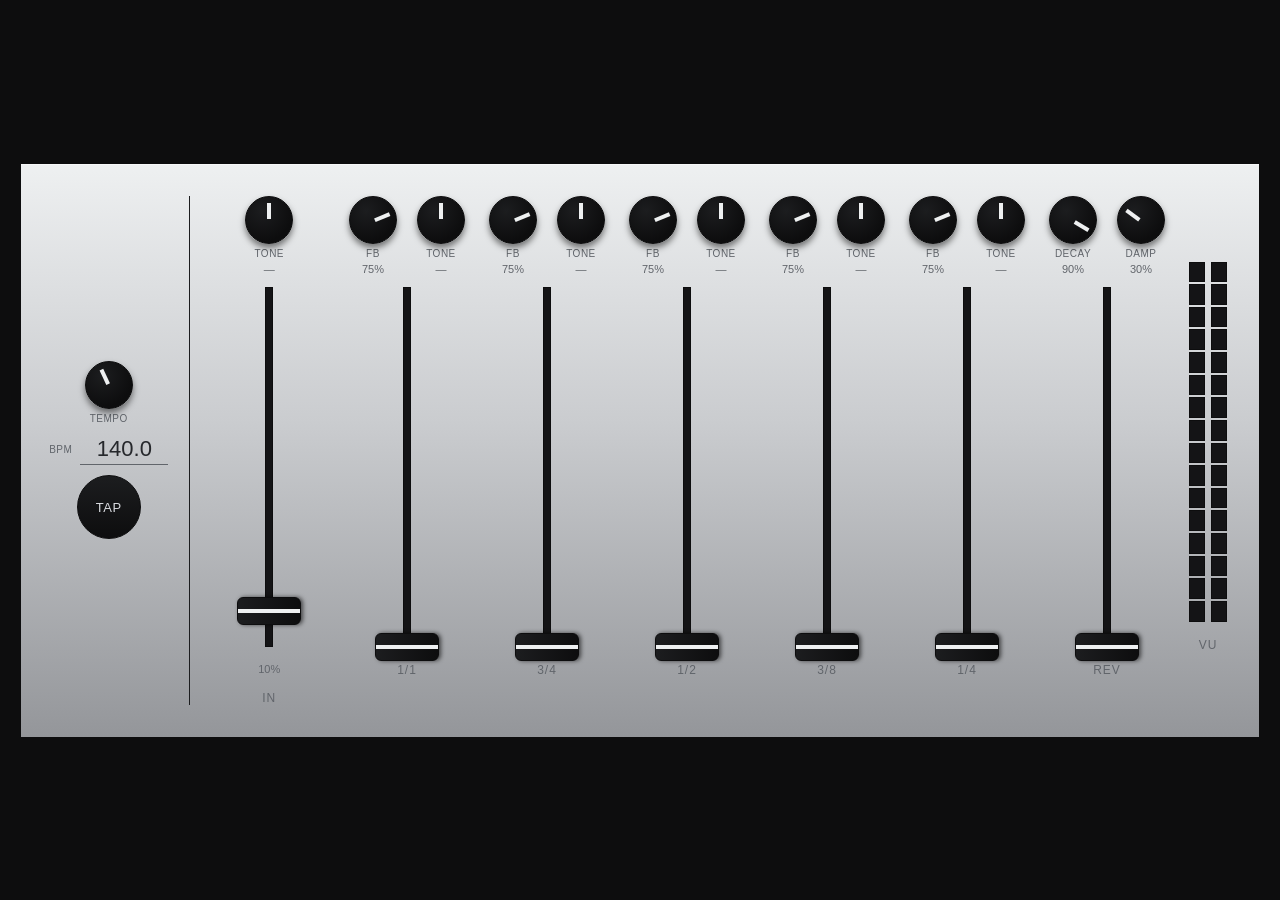
<file: sends/index.html>
<!doctype html>
<html>
<head>
<meta charset="utf-8">
<meta name="viewport" content="width=device-width, initial-scale=1, maximum-scale=1, user-scalable=no, viewport-fit=cover">
<title>SendS</title>
<style>
  /* Skin ported from NEWRACK (C:\Users\Vlad\Desktop\coding\NEWRACK\style.css):
     brushed-aluminum module panel, black knobs/faders with a metal grip
     stripe - same variables, same input[type=range]/.knob/.mixer-fader-track
     rules, just applied to this one standalone module instead of a rack. */
  :root {
    --metal-hi: #eef0f1;
    --metal: #cacccf;
    --metal-low: #94969a;
    --panel-gradient: linear-gradient(180deg, var(--metal-hi) 0%, var(--metal) 45%, var(--metal-low) 100%);
    --black: #0d0d0e;
    --black2: #1c1d1f;
    --groove: #141416;
    --ink: #26282c;
    --ink-muted: #61656b;
    --text: #d8dadf;
    --led-green: #3ecf6e;
  }

  * { box-sizing: border-box; -webkit-tap-highlight-color: transparent; }

  html, body { margin: 0; }

  /* Kiosk-style gesture lockdown - same convention as klmn/SCDJ/
     webloooper: no pinch-zoom, no swipe-back/overscroll bounce, no
     accidental text selection or long-press callouts. Knobs and the fader
     inputs each carry their own touch-action:none for drag, so the page
     itself only needs pan-y (not none) - SCDJ's own reasoning applies here
     too: seven stacked channel rows can be taller than a phone viewport,
     so vertical scroll has to stay available as the safety net (matches
     SCDJ's .booth comment: "natural content height + page scroll", no
     forced viewport-height). */
  html {
    overscroll-behavior: none;
    touch-action: pan-y;
  }
  body {
    min-height: 100vh;
    background: var(--black);
    color: var(--text);
    font-family: Arial, Helvetica, sans-serif;
    display: flex;
    align-items: center;
    justify-content: center;
    padding: 20px;
    overscroll-behavior: none;
    touch-action: pan-y;
    -webkit-user-select: none;
    user-select: none;
    -webkit-touch-callout: none;
  }

  .cell {
    display: flex;
    flex-direction: column;
    background: var(--panel-gradient);
    border: 1px solid var(--black);
    box-shadow: inset 0 1px 0 rgba(255, 255, 255, .5);
    color: var(--ink);
    padding: 32px;
    width: min(1800px, 98vw);
  }

  .bpm-channel {
    justify-content: center;
    gap: 14px;
    flex: 0 0 auto;
    width: 120px;
    border-right: 1px solid var(--black2);
    padding-right: 24px;
  }

  .bpm-label-group {
    display: flex;
    align-items: center;
    gap: 8px;
  }

  /* Desktop: bpm-channel is a column (label+value, tempo knob, TAP) - move
     the knob-row to the top via order so the tempo knob sits at the same
     height as every other channel's knob row, instead of wherever it falls
     in DOM order. Undone at mobile (below), where DOM order left-to-right
     (bpm, value, tempo, TAP) is what we actually want. */
  .bpm-channel .knob-row {
    order: -1;
  }

  /* Also the manual-entry field - typing a number in directly is just
     editing the same input the tap-tempo result is displayed in. */
  .seq-bpm-value {
    background: none;
    border: none;
    border-bottom: 1px solid var(--ink-muted);
    color: var(--ink);
    font-family: inherit;
    width: 4em;
    font-size: 22px;
    text-align: center;
    font-variant-numeric: tabular-nums;
    padding: 2px 0;
  }
  .seq-bpm-value::-webkit-inner-spin-button,
  .seq-bpm-value::-webkit-outer-spin-button {
    -webkit-appearance: none;
    margin: 0;
  }
  .seq-bpm-value {
    -moz-appearance: textfield;
    appearance: textfield;
  }

  .tap-btn-round {
    width: 64px;
    height: 64px;
    border-radius: 50%;
    border: 1px solid var(--black);
    background: linear-gradient(180deg, var(--black2), var(--black));
    color: var(--text);
    font-family: inherit;
    font-size: 13px;
    text-transform: uppercase;
    letter-spacing: 0.5px;
    cursor: pointer;
  }
  .tap-btn-round:active {
    background: var(--metal);
    color: var(--black);
  }

  .mixer-channels {
    display: flex;
    gap: 24px;
    flex: 1;
  }

  .mixer-channel {
    display: flex;
    flex-direction: column;
    align-items: center;
    gap: 10px;
    flex: 1;
  }

  .knob-row {
    display: flex;
    gap: 20px;
    min-height: 56px;
    align-items: flex-end;
  }

  .knob-group {
    display: flex;
    flex-direction: column;
    align-items: center;
    gap: 4px;
  }

  .knob-label {
    font-size: 10px;
    text-transform: uppercase;
    letter-spacing: 0.5px;
    color: var(--ink-muted);
  }

  .knob-value {
    font-size: 11px;
    color: var(--ink-muted);
    min-height: 14px;
    font-variant-numeric: tabular-nums;
  }

  /* Round because that's the actual shape of a potentiometer. */
  .knob {
    width: 48px;
    height: 48px;
    border-radius: 50%;
    position: relative;
    cursor: ns-resize;
    touch-action: none;
    background: radial-gradient(circle at 35% 30%, var(--black2), var(--black) 70%);
    border: 1px solid var(--black);
    box-shadow: 0 4px 6px rgba(0, 0, 0, .5);
  }

  .knob::after {
    content: "";
    position: absolute;
    left: 50%;
    top: 6px;
    width: 4px;
    height: 16px;
    background: var(--metal-hi);
    transform-origin: 50% 18px;
    transform: translateX(-50%) rotate(var(--deg, 0deg));
  }

  .channel-num {
    font-size: 12px;
    letter-spacing: 1px;
    text-transform: uppercase;
    color: var(--ink-muted);
    margin-top: 6px;
  }

  .fader-value {
    font-size: 11px;
    color: var(--ink-muted);
    font-variant-numeric: tabular-nums;
    margin-top: 6px;
  }

  /* Grooved recessed track + gradient metal-cap thumb - a real fader cap,
     long axis perpendicular to the travel direction, same as physical
     hardware (Xone-style). */
  input[type="range"] {
    -webkit-appearance: none;
    appearance: none;
    height: 44px;
    background: transparent;
  }
  /* Invisible - height only, so the browser's own thumb-centering math
     (which assumes an 8px track) still lands right; the VISIBLE groove is a
     separate .fader-groove div (see .mixer-fader-track below). Needed
     because Chrome ignores an explicit width/margin on this pseudo-element
     (verified), so it can't be resized independently of the <input> it
     belongs to - and the <input> itself has to be oversized by the thumb's
     own depth for the grip stripe (thumb center) to reach the track's true
     ends (see the .mixer-fader-track comment for why). */
  input[type="range"]::-webkit-slider-runnable-track {
    height: 8px;
    background: transparent;
    border: none;
  }
  /* Grip stripe runs perpendicular to the travel direction (90deg = a
     vertical band, correct as-is for this un-rotated horizontal fader).
     Rotating the whole thumb -90deg for a vertical fader (see
     .mixer-fader-track below) turns that same vertical band horizontal -
     still perpendicular to ITS travel direction - so one gradient angle
     serves both orientations without a per-context override. */
  input[type="range"]::-webkit-slider-thumb {
    -webkit-appearance: none;
    appearance: none;
    width: 28px;
    height: 64px;
    margin-top: -28px;
    border-radius: 6px;
    background:
      linear-gradient(90deg, transparent 44%, var(--metal-hi) 44%, var(--metal-hi) 56%, transparent 56%),
      linear-gradient(180deg, var(--black2), var(--black));
    border: 1px solid var(--black);
    box-shadow: 0 2px 4px rgba(0, 0, 0, .6);
    cursor: pointer;
  }
  input[type="range"]::-moz-range-thumb {
    width: 28px;
    height: 64px;
    border-radius: 6px;
    background:
      linear-gradient(90deg, transparent 44%, var(--metal-hi) 44%, var(--metal-hi) 56%, transparent 56%),
      linear-gradient(180deg, var(--black2), var(--black));
    border: 1px solid var(--black);
    box-shadow: 0 2px 4px rgba(0, 0, 0, .6);
    cursor: pointer;
  }
  input[type="range"]::-moz-range-track {
    height: 8px;
    background: transparent;
    border: none;
  }

  /* Vertical fader = the same horizontal <input type=range> above, rotated
     -90deg inside a fixed-size wrapper. No separate thumb gradient override
     needed here - the base rule's grip stripe is already perpendicular to
     travel before rotation, so rotating the whole thumb keeps it correct.

     The visible groove is a plain, fixed-size .fader-groove div, NOT the
     native track - a native thumb's CENTER (where the grip stripe sits)
     only travels from half-its-depth to (input width - half-its-depth), so
     on an exactly-360-wide input the stripe stops 14px short of each true
     end. Chrome ignores width/margin set on ::-webkit-slider-runnable-track
     (verified), so the native track can't be shrunk to compensate. Instead
     the <input> is widened by the thumb's own depth (28px) - still centered
     via the same transform - so the thumb's reachable center range becomes
     exactly [0, 360]. The cap's black body (wider than the input's own
     44px-wide box after rotation? no - wider along the NOW-widened 388px
     travel axis) is free to overhang .fader-groove at the extremes, same as
     a real fader cap overhanging the end of its panel scale - nothing clips
     it, and .fader-groove's own fixed 360px length never changes. */
  .mixer-fader-track {
    position: relative;
    width: 44px;
    height: 360px;
  }
  .fader-groove {
    position: absolute;
    left: 50%;
    top: 0;
    transform: translateX(-50%);
    width: 8px;
    height: 100%;
    background: repeating-linear-gradient(180deg, var(--groove), var(--groove) 2px, transparent 2px, transparent 16px), var(--groove);
    border: 1px solid var(--black);
    pointer-events: none;
  }
  .mixer-fader-track input[type="range"] {
    position: absolute;
    top: 50%;
    left: 50%;
    width: 388px;
    height: 44px;
    margin: 0;
    transform: translate(-50%, -50%) rotate(-90deg);
  }

  .meter-channel {
    flex: 0 0 auto;
  }

  .vu-bars {
    display: flex;
    gap: 6px;
    height: 360px;
  }

  .vu-meter {
    display: flex;
    flex-direction: column-reverse;
    gap: 2px;
    width: 16px;
    height: 100%;
  }

  .vu-segment {
    flex: 1;
    background: var(--groove);
    border: 1px solid var(--black);
  }

  .vu-segment.lit {
    background: var(--led-green);
  }

  /* Phone layout - same 520px breakpoint klmn uses (webloooper's
     is 522px, same "modern-phone baseline" cutoff either way). Every
     channel strip rotates 90deg: what was a vertical column (knobs on top,
     fader below, label under that) becomes a horizontal row (label, knobs,
     fader filling the rest) stacked top-to-bottom instead of side-by-side.
     No JS changes needed anywhere - the script drives everything by class/
     id, never by geometry. */
  @media (max-width: 520px) {
    .cell {
      width: 100%;
      max-width: 480px;
      margin: 0 auto;
      padding: 16px 10px;
    }

    .mixer-channels {
      flex-direction: column;
      gap: 0;
    }

    .mixer-channel {
      flex-direction: row;
      align-items: center;
      justify-content: flex-start;
      gap: 16px;
      width: 100%;
      padding: 10px 0;
      border-bottom: 1px solid var(--black2);
    }

    /* Row layout, not a column - the desktop "extra gap before the label"
       margin-top would just misalign the row's vertical centering here. */
    .channel-num,
    .fader-value {
      margin-top: 0;
    }

    .knob {
      width: 36px;
      height: 36px;
    }
    /* Indicator geometry (top/width/height/transform-origin) is tuned in
       absolute px against the 48px desktop knob - it doesn't scale with
       the knob itself, so the 36px mobile knob needs its own numbers or
       the rotation pivot ends up below the knob's actual center. */
    .knob::after {
      top: 5px;
      width: 3px;
      height: 12px;
      transform-origin: 50% 13px;
    }

    /* Fixed width for whatever sits before the slider (knobs) - every row's
       slider then starts at the same x and, with flex:1 on the slider
       filling the same remaining space, ends at the same x too, regardless
       of how many knobs that row happens to have. */
    .knob-row {
      width: 100px;
      flex-shrink: 0;
    }

    /* Fader goes back to being a genuinely horizontal <input type=range> -
       just undo the desktop rotate(-90deg) wrapper trick entirely instead
       of rotating the other way. Cap shrunk too - the desktop 28x64 size
       was tuned for a tall 360px vertical throw, not a compact mobile row.
       position:relative (not static) so .fader-groove below has this as
       its positioning parent instead of some further-up ancestor. */
    .mixer-fader-track {
      position: relative;
      width: auto;
      height: 44px;
      flex: 1;
      min-width: 0;
    }
    /* Horizontal groove now - full width of the (unchanged) wrapper, same
       fixed-length-track-vs-oversized-input split as desktop, mirrored to
       this axis. Tick gradient direction flips to 90deg (vertical ticks
       along a horizontal groove) since this is authored directly in final
       orientation, not pre-rotation space like the desktop rule. */
    .fader-groove {
      left: 0;
      top: 50%;
      transform: translateY(-50%);
      width: 100%;
      height: 8px;
      background: repeating-linear-gradient(90deg, var(--groove), var(--groove) 2px, transparent 2px, transparent 16px), var(--groove);
    }
    .mixer-fader-track input[type="range"] {
      position: static;
      width: calc(100% + 14px);
      margin-left: -7px;
      height: 44px;
      transform: none;
    }
    .mixer-fader-track input[type="range"]::-webkit-slider-thumb {
      width: 14px;
      height: 32px;
      margin-top: -12px;
    }
    .mixer-fader-track input[type="range"]::-moz-range-thumb {
      width: 14px;
      height: 32px;
    }

    /* TAP, BPM value, and the tempo knob all sit in one row - no more
       content here than that now that RESET is gone and the slider is a
       compact knob instead of a stretchy track, so it fits without needing
       a forced line break. Same gap as every other channel row, for
       consistent horizontal spacing top to bottom. */
    .bpm-channel {
      justify-content: flex-start;
      gap: 16px;
      width: 100%;
      border-right: none;
      padding-right: 0;
      border-bottom: 1px solid var(--black2);
      padding-bottom: 14px;
    }
    .bpm-channel .seq-bpm-value {
      width: 2.5em;
      font-size: 16px;
    }
    /* Undo the desktop reorder - DOM order (bpm, value, tempo, TAP) is the
       correct left-to-right reading order here. Also strip the knob-row's
       desktop-only sizing (56px min-height, bottom alignment) since without
       those this is just a bare knob sitting inline with the other items -
       and take the "tempo" label out of flow (absolute) so it doesn't add
       height to the row and throw off vertical centering the way it would
       otherwise: a label-less TAP button and a label-bearing knob-group
       have different total heights, so centering by bounding box would
       align their DIFFERENT-SIZED BOXES, not the actual circles inside
       them - the knob would visually sit higher than TAP's true center. */
    .bpm-channel .knob-row {
      order: 0;
      width: auto;
      min-height: 0;
      align-items: center;
    }
    .bpm-channel .knob-row .knob-group {
      position: relative;
    }
    .bpm-channel .knob-row .knob-label {
      position: absolute;
      top: 100%;
      left: 50%;
      transform: translateX(-50%);
      white-space: nowrap;
      margin-top: 4px;
    }
    .bpm-channel .tap-btn-round {
      width: 40px;
      height: 40px;
      font-size: 10px;
    }

    /* VU meter: two horizontal bars (L above R) instead of two vertical
       ones side by side - each segment row now fills left-to-right. */
    .meter-channel {
      flex-direction: column;
      align-items: stretch;
    }
    .meter-channel .knob-row {
      display: none;
    }
    .vu-bars {
      flex-direction: column;
      height: auto;
      width: 100%;
    }
    .vu-meter {
      flex-direction: row;
      width: 100%;
      height: 16px;
    }
  }
</style>
</head>
<body>

<div class="cell">
  <div class="mixer-channels" id="channels">
    <div class="mixer-channel bpm-channel">
      <div class="bpm-label-group">
        <span class="knob-label">bpm</span>
        <input class="seq-bpm-value" id="bpmValue" type="number" step="0.1" min="0" value="140.0">
      </div>
      <div class="knob-row"><div class="knob-group"><div class="knob" id="bpmKnob"></div><span class="knob-label">tempo</span></div></div>
      <button class="tap-btn-round" id="tapBtn">TAP</button>
    </div>
  </div>
</div>

<script>
  const SMOOTH_TIME = 0.02;

  // Declared up front - setBpm(0) below calls updateDelayTimes(), which
  // reads audioCtx/delayLines; a `let` declared further down would still be
  // in its temporal dead zone at that call site.
  let audioCtx = null;
  let inputGainNode = null;
  let inputTiltHighpass = null;
  let inputTiltLowpass = null;
  let delayLines = {};
  let reverbSendGain = null;
  let reverbNode = null;
  let meterDataL = null;
  let meterDataR = null;
  // Declared before makeKnob/setBpm exist below - assigned once the tempo
  // knob is built, guarded everywhere else so early calls are a no-op.
  let bpmKnob = null;

  const bpmValue = document.getElementById('bpmValue');
  const tapBtn = document.getElementById('tapBtn');
  const channelsEl = document.getElementById('channels');

  let tapTimes = [];
  const MAX_TAPS = 8;
  const RESET_GAP_MS = 2000;
  let currentBpm = 0;

  // Two interlocked ways to set tempo - TAP and typing into bpmValue - plus
  // the tempo knob, all funnel through here so they can never show
  // conflicting numbers. bpmKnob.set() self-clamps to its own 30-300 range,
  // even when TAP produces something outside it.
  function setBpm(value) {
    currentBpm = value;
    bpmValue.value = value.toFixed(1);
    if (bpmKnob) bpmKnob.set(value);
    updateDelayTimes();
  }

  tapBtn.addEventListener('click', () => {
    const now = performance.now();
    if (tapTimes.length && now - tapTimes[tapTimes.length - 1] > RESET_GAP_MS) {
      tapTimes = [];
    }
    tapTimes.push(now);
    if (tapTimes.length > MAX_TAPS) {
      tapTimes.shift();
    }
    if (tapTimes.length >= 2) {
      const intervals = [];
      for (let i = 1; i < tapTimes.length; i++) {
        intervals.push(tapTimes[i] - tapTimes[i - 1]);
      }
      const avg = intervals.reduce((a, b) => a + b, 0) / intervals.length;
      setBpm(60000 / avg);
    }
  });

  bpmValue.addEventListener('input', () => {
    const val = parseFloat(bpmValue.value);
    if (!isNaN(val)) {
      currentBpm = val;
      if (bpmKnob) bpmKnob.set(val);
      updateDelayTimes();
    }
  });

  setBpm(140);

  // ============================================================================
  // Rotary knob widget - ported verbatim from NEWRACK's makeKnob (script.js).
  // Vertical-drag-to-turn, double-click/tap resets to the starting value.
  // ============================================================================
  function makeKnob(el, opts) {
    const { min, max, value: initial, onChange, format } = opts;
    let value = initial;
    const valEl = el.parentElement.querySelector('.knob-value');

    function render() {
      const t = (value - min) / (max - min);
      const deg = -135 + t * 270;
      el.style.setProperty('--deg', deg + 'deg');
      if (valEl) valEl.textContent = format ? format(value) : value.toFixed(2);
    }
    function setValue(v, notify) {
      value = Math.min(max, Math.max(min, v));
      render();
      if (notify !== false && onChange) onChange(value);
    }

    let dragging = false, startY = 0, startVal = 0;
    el.addEventListener('pointerdown', e => {
      dragging = true;
      startY = e.clientY;
      startVal = value;
      el.setPointerCapture(e.pointerId);
    });
    el.addEventListener('pointermove', e => {
      if (!dragging) return;
      const delta = startY - e.clientY;
      setValue(startVal + (delta / 150) * (max - min));
    });
    el.addEventListener('pointerup', () => { dragging = false; });
    el.addEventListener('pointercancel', () => { dragging = false; });
    el.addEventListener('dblclick', () => setValue(initial));

    setValue(initial, false);
    return {
      get: () => value,
      set: v => setValue(v, false),
      // Like set(), but fires onChange - for an external control (MIDI CC)
      // actually driving the parameter, not just syncing the knob visually.
      setLive: v => setValue(v, true),
      min, max
    };
  }

  bpmKnob = makeKnob(document.getElementById('bpmKnob'), {
    min: 30, max: 300, value: 140,
    onChange: v => setBpm(v)
  });

  // Feedback-loop tilt filter - ported from NEWRACK's delayFeedbackFilterFreqs.
  // Knob centered (0.5) = both filters parked at their transparent extreme;
  // left sweeps a lowpass down (darkens each repeat), right sweeps a highpass
  // up (thins each repeat) - same knob the DELAY module's "tone" control uses.
  const TILT_Q = 0.2;
  const TILT_LP_OFF = 20000, TILT_LP_DARK = 400;
  const TILT_HP_OFF = 20, TILT_HP_BRIGHT = 2600;
  function tiltFilterFreqs(knob) {
    if (knob <= 0.5) {
      const t = (0.5 - knob) / 0.5;
      return { lowpassFreq: TILT_LP_OFF * Math.pow(TILT_LP_DARK / TILT_LP_OFF, t), highpassFreq: TILT_HP_OFF };
    }
    const t = (knob - 0.5) / 0.5;
    return { lowpassFreq: TILT_LP_OFF, highpassFreq: TILT_HP_OFF * Math.pow(TILT_HP_BRIGHT / TILT_HP_OFF, t) };
  }
  // Shared by every tilt-filter pair (IN's own + each delay's) for both the
  // initial value and live onChange updates, so the two paths can't drift.
  function applyTilt(lowpassNode, highpassNode, knob, ramp) {
    const { lowpassFreq, highpassFreq } = tiltFilterFreqs(knob);
    if (ramp) {
      lowpassNode.frequency.setTargetAtTime(lowpassFreq, audioCtx.currentTime, SMOOTH_TIME);
      highpassNode.frequency.setTargetAtTime(highpassFreq, audioCtx.currentTime, SMOOTH_TIME);
    } else {
      lowpassNode.frequency.value = lowpassFreq;
      highpassNode.frequency.value = highpassFreq;
    }
  }

  const DELAY_MAX_TIME = 3.2; // seconds, covers a 1/1 beat down to 20 BPM
  const MIN_BPM_FOR_DELAY = 20;
  const MAX_BPM_FOR_DELAY = 300;

  // Channel layout: input gain, five tempo-synced delay sends (fractions of
  // one beat), and a reverb send. Each delay's own FB (0-1) and TONE
  // (feedback-loop tilt filter) are knobs, not sliders - only the seven send
  // levels are faders.
  const CHANNELS = [
    { id: 'in',  label: 'IN' },
    { id: 'd1',  label: '1/1', fraction: 1 },
    { id: 'd2',  label: '3/4', fraction: 0.75 },
    { id: 'd3',  label: '1/2', fraction: 0.5 },
    { id: 'd4',  label: '3/8', fraction: 0.375 },
    { id: 'd5',  label: '1/4', fraction: 0.25 },
    { id: 'rev', label: 'REV', reverb: true }
  ];

  const pct = v => Math.round(v * 100) + '%';
  const controlsById = {};
  const knobsById = {};

  // IN's fader shows a plain 0-100% position but actually swings the input
  // gain up to 16x, not 1:1 - a raw 0-1.2 fader (like the sends use) can't
  // reach past unity-ish levels, and mic/line signals often need more than
  // that to hit a useful level.
  const IN_MAX_GAIN = 12.8;
  const inGainFromFaderPct = v => (v / 100) * IN_MAX_GAIN;

  CHANNELS.forEach(ch => {
    const strip = document.createElement('div');
    strip.className = 'mixer-channel';

    let knobsHtml = '';
    if (ch.id === 'in') {
      knobsHtml =
        '<div class="knob-group"><div class="knob" data-k="tone"></div><span class="knob-label">tone</span><span class="knob-value"></span></div>';
    } else if (ch.fraction !== undefined) {
      knobsHtml =
        '<div class="knob-group"><div class="knob" data-k="fb"></div><span class="knob-label">fb</span><span class="knob-value"></span></div>' +
        '<div class="knob-group"><div class="knob" data-k="tone"></div><span class="knob-label">tone</span><span class="knob-value"></span></div>';
    } else if (ch.reverb) {
      knobsHtml =
        '<div class="knob-group"><div class="knob" data-k="decay"></div><span class="knob-label">decay</span><span class="knob-value"></span></div>' +
        '<div class="knob-group"><div class="knob" data-k="damp"></div><span class="knob-label">damp</span><span class="knob-value"></span></div>';
    }

    // IN's fader is a plain 0-100% position - the actual gain it drives
    // goes up to IN_MAX_GAIN (12.8x), not 1:1 with the displayed percentage.
    // Default (10%) reproduces the old flat 0.8x starting gain exactly.
    const faderAttrs = ch.id === 'in'
      ? 'min="0" max="100" step="1" value="10"'
      : 'min="0" max="1.2" step="0.01" value="0"';

    strip.innerHTML =
      '<div class="knob-row">' + knobsHtml + '</div>' +
      '<div class="mixer-fader-track"><div class="fader-groove"></div><input type="range" class="mixer-fader" ' + faderAttrs + '></div>' +
      (ch.id === 'in' ? '<span class="fader-value" id="inFaderValue"></span>' : '') +
      '<span class="channel-num">' + ch.label + '</span>';
    channelsEl.appendChild(strip);

    const faderEl = strip.querySelector('.mixer-fader');
    controlsById[ch.id] = { faderEl };

    if (ch.id === 'in') {
      const inFaderValueEl = strip.querySelector('#inFaderValue');
      inFaderValueEl.textContent = Math.round(parseFloat(faderEl.value)) + '%';
      controlsById.in.valueEl = inFaderValueEl;
    }

    faderEl.addEventListener('input', () => {
      const v = parseFloat(faderEl.value);
      if (ch.id === 'in') {
        controlsById.in.valueEl.textContent = Math.round(v) + '%';
      }
      if (!audioCtx) return;
      if (ch.id === 'in') {
        if (inputGainNode) inputGainNode.gain.setTargetAtTime(inGainFromFaderPct(v), audioCtx.currentTime, SMOOTH_TIME);
      } else if (ch.reverb) {
        if (reverbSendGain) reverbSendGain.gain.setTargetAtTime(v, audioCtx.currentTime, SMOOTH_TIME);
      } else {
        const d = delayLines[ch.id];
        if (d) d.send.gain.setTargetAtTime(v, audioCtx.currentTime, SMOOTH_TIME);
      }
    });

    if (ch.id === 'in') {
      knobsById.in = {};
      knobsById.in.tone = makeKnob(strip.querySelector('[data-k="tone"]'), {
        min: 0, max: 1, value: 0.5,
        format: v => (Math.abs(v - 0.5) < 0.03 ? '—' : (v < 0.5 ? 'lp' : 'hp')),
        onChange: v => {
          if (!inputTiltLowpass) return;
          applyTilt(inputTiltLowpass, inputTiltHighpass, v, true);
        }
      });
    }

    if (ch.fraction !== undefined) {
      knobsById[ch.id] = {};
      knobsById[ch.id].fb = makeKnob(strip.querySelector('[data-k="fb"]'), {
        min: 0, max: 1, value: 0.75, format: pct,
        onChange: v => { const d = delayLines[ch.id]; if (d) d.feedback.gain.setTargetAtTime(v, audioCtx.currentTime, SMOOTH_TIME); }
      });
      knobsById[ch.id].tone = makeKnob(strip.querySelector('[data-k="tone"]'), {
        min: 0, max: 1, value: 0.5,
        format: v => (Math.abs(v - 0.5) < 0.03 ? '—' : (v < 0.5 ? 'lp' : 'hp')),
        onChange: v => {
          const d = delayLines[ch.id];
          if (!d) return;
          applyTilt(d.tiltLowpass, d.tiltHighpass, v, true);
        }
      });
    }

    if (ch.reverb) {
      knobsById.rev = {};
      knobsById.rev.decay = makeKnob(strip.querySelector('[data-k="decay"]'), {
        min: 0, max: 0.95, value: 0.9, format: pct,
        onChange: v => { if (reverbNode) reverbNode.parameters.get('decay').setTargetAtTime(v, audioCtx.currentTime, SMOOTH_TIME); }
      });
      knobsById.rev.damp = makeKnob(strip.querySelector('[data-k="damp"]'), {
        min: 0, max: 1, value: 0.3, format: pct,
        onChange: v => { if (reverbNode) reverbNode.parameters.get('damping').setTargetAtTime(v, audioCtx.currentTime, SMOOTH_TIME); }
      });
    }
  });

  // VU meter - two LED-segment bars (L/R), same flat on/off LED-style color
  // swap NEWRACK's own style.css already reserves --led-green for (defined
  // there, unused - this is what it was for). Tapped from masterGain, after
  // every send/dry path has summed, so it reads the module's actual output.
  const METER_SEGMENTS = 16;
  function buildMeterBar() {
    const bar = document.createElement('div');
    bar.className = 'vu-meter';
    const segs = [];
    for (let i = 0; i < METER_SEGMENTS; i++) {
      const seg = document.createElement('div');
      seg.className = 'vu-segment';
      bar.appendChild(seg);
      segs.push(seg);
    }
    return { bar, segs };
  }
  const meterL = buildMeterBar();
  const meterR = buildMeterBar();
  const meterChannel = document.createElement('div');
  meterChannel.className = 'mixer-channel meter-channel';
  const meterBars = document.createElement('div');
  meterBars.className = 'vu-bars';
  meterBars.appendChild(meterL.bar);
  meterBars.appendChild(meterR.bar);
  const meterLabel = document.createElement('span');
  meterLabel.className = 'channel-num';
  meterLabel.textContent = 'VU';
  // Empty spacer matching the other channels' knob-row height, so the bars
  // start level with the faders' own travel instead of with their knobs.
  const meterSpacer = document.createElement('div');
  meterSpacer.className = 'knob-row';
  meterChannel.appendChild(meterSpacer);
  meterChannel.appendChild(meterBars);
  meterChannel.appendChild(meterLabel);
  channelsEl.appendChild(meterChannel);

  let analyserL = null, analyserR = null;
  let meterLevelL = 0, meterLevelR = 0;
  const METER_SMOOTHING = 0.7; // ballistics - smoothingTimeConstant has no effect on getByteTimeDomainData, so it's done by hand here
  function lightMeterBar(segs, level01) {
    const lit = Math.round(level01 * segs.length);
    segs.forEach((seg, i) => seg.classList.toggle('lit', i < lit));
  }
  function rms(data) {
    let sum = 0;
    for (let i = 0; i < data.length; i++) {
      const v = (data[i] - 128) / 128;
      sum += v * v;
    }
    return Math.sqrt(sum / data.length);
  }
  function updateMeters() {
    if (analyserL && analyserR) {
      analyserL.getByteTimeDomainData(meterDataL);
      analyserR.getByteTimeDomainData(meterDataR);
      // RMS of a sine sits around 0.7 of its peak - scaled up so normal
      // signal levels actually light a meaningful stretch of the bar.
      meterLevelL += (Math.min(1, rms(meterDataL) * 2.5) - meterLevelL) * (1 - METER_SMOOTHING);
      meterLevelR += (Math.min(1, rms(meterDataR) * 2.5) - meterLevelR) * (1 - METER_SMOOTHING);
      lightMeterBar(meterL.segs, meterLevelL);
      lightMeterBar(meterR.segs, meterLevelR);
    }
    requestAnimationFrame(updateMeters);
  }
  updateMeters();

  // --- Web Audio graph ---------------------------------------------------
  // Input gain feeds dry output plus four delay sends and a reverb send.
  // Each delay's feedback loop runs through a fixed 80Hz rumble cut (keeps
  // loop gain honest at the FB knob's displayed value - see NEWRACK's own
  // comment on delayFeedbackFixedHipass) and the FB/TONE-controlled tilt
  // filter pair. The reverb send goes into the same Dattorro plate reverb
  // (reverb-processor.js, AudioWorkletNode) NEWRACK uses - decay/damping are
  // live AudioParams there, no buffer rebuild needed. This is why the file
  // needs start.bat/http.server instead of a plain double-click: worklet
  // modules don't load over file://.

  function updateDelayTimes() {
    if (!audioCtx) return;
    const bpm = Math.min(MAX_BPM_FOR_DELAY, Math.max(MIN_BPM_FOR_DELAY, currentBpm || MIN_BPM_FOR_DELAY));
    const beatSec = 60 / bpm;
    Object.values(delayLines).forEach(d => {
      d.node.delayTime.setTargetAtTime(beatSec * d.fraction, audioCtx.currentTime, 0.01);
    });
  }

  // If mic permission is denied (or any of this throws), tear the half-built
  // graph down and re-arm the pointerdown listener - otherwise the {once:
  // true} listener is already gone and every control would be dead for the
  // rest of the session with no way to retry.
  function resetAudioState() {
    if (audioCtx) audioCtx.close();
    audioCtx = null;
    inputGainNode = null;
    inputTiltHighpass = null;
    inputTiltLowpass = null;
    delayLines = {};
    reverbSendGain = null;
    reverbNode = null;
    analyserL = null;
    analyserR = null;
    document.addEventListener('pointerdown', startAudio, { once: true });
  }

  async function startAudio() {
    if (audioCtx) {
      audioCtx.resume();
      return;
    }
    audioCtx = new (window.AudioContext || window.webkitAudioContext)();

    try {
      const masterGain = audioCtx.createGain();
      masterGain.gain.value = 1;
      // Most phone mics are mono, and per spec that should auto-upmix to
      // both channels through any default GainNode/BiquadFilter chain
      // (channelCountMode "max") - but that upmix isn't reliable on every
      // mobile browser in practice. Force it explicitly here so the VU
      // meter's L/R split always gets real signal on both sides.
      masterGain.channelCount = 2;
      masterGain.channelCountMode = 'explicit';
      masterGain.channelInterpretation = 'speakers';
      masterGain.connect(audioCtx.destination);

      const meterSplitter = audioCtx.createChannelSplitter(2);
      analyserL = audioCtx.createAnalyser();
      analyserL.fftSize = 256;
      analyserR = audioCtx.createAnalyser();
      analyserR.fftSize = 256;
      meterDataL = new Uint8Array(analyserL.fftSize);
      meterDataR = new Uint8Array(analyserR.fftSize);
      masterGain.connect(meterSplitter);
      meterSplitter.connect(analyserL, 0);
      meterSplitter.connect(analyserR, 1);

      // Disable Chrome's default mic processing - this is an instrument/line
      // send effect, not a voice-chat input, so AGC pumping the level and
      // noise-suppression/echo-cancellation eating transients would actively
      // work against it.
      const stream = await navigator.mediaDevices.getUserMedia({
        audio: { echoCancellation: false, noiseSuppression: false, autoGainControl: false }
      });
      const source = audioCtx.createMediaStreamSource(stream);

      inputGainNode = audioCtx.createGain();
      inputGainNode.gain.value = inGainFromFaderPct(parseFloat(controlsById.in.faderEl.value));
      source.connect(inputGainNode);

      // IN's own tone knob - same tilt filter as the delays' TONE, just
      // straight in the signal path (no feedback loop to sit inside).
      inputTiltHighpass = audioCtx.createBiquadFilter();
      inputTiltHighpass.type = 'highpass';
      inputTiltHighpass.Q.value = TILT_Q;
      inputTiltLowpass = audioCtx.createBiquadFilter();
      inputTiltLowpass.type = 'lowpass';
      inputTiltLowpass.Q.value = TILT_Q;
      applyTilt(inputTiltLowpass, inputTiltHighpass, knobsById.in.tone.get(), false);

      inputGainNode.connect(inputTiltHighpass).connect(inputTiltLowpass);
      inputTiltLowpass.connect(masterGain);

      CHANNELS.filter(ch => ch.fraction !== undefined).forEach(ch => {
        const send = audioCtx.createGain();
        send.gain.value = parseFloat(controlsById[ch.id].faderEl.value);

        const delay = audioCtx.createDelay(DELAY_MAX_TIME);

        const feedback = audioCtx.createGain();
        feedback.gain.value = knobsById[ch.id].fb.get();

        const fixedHipass = audioCtx.createBiquadFilter();
        fixedHipass.type = 'highpass';
        fixedHipass.frequency.value = 80;
        fixedHipass.Q.value = Math.SQRT1_2; // flat passband, so loop gain == FB knob value

        const tiltHighpass = audioCtx.createBiquadFilter();
        tiltHighpass.type = 'highpass';
        tiltHighpass.Q.value = TILT_Q;
        const tiltLowpass = audioCtx.createBiquadFilter();
        tiltLowpass.type = 'lowpass';
        tiltLowpass.Q.value = TILT_Q;
        applyTilt(tiltLowpass, tiltHighpass, knobsById[ch.id].tone.get(), false);

        inputTiltLowpass.connect(send);
        send.connect(delay);
        delay.connect(feedback);
        feedback.connect(fixedHipass).connect(tiltHighpass).connect(tiltLowpass).connect(delay);
        delay.connect(masterGain);

        delayLines[ch.id] = { send, node: delay, feedback, tiltHighpass, tiltLowpass, fraction: ch.fraction };
      });

      await audioCtx.audioWorklet.addModule('reverb-processor.js');
      reverbNode = new AudioWorkletNode(audioCtx, 'DattorroReverb', {
        numberOfInputs: 1,
        numberOfOutputs: 1,
        outputChannelCount: [2]
      });
      reverbNode.parameters.get('dry').value = 0; // send bus, not an insert
      reverbNode.parameters.get('wet').value = 0.6;
      reverbNode.parameters.get('decay').value = knobsById.rev.decay.get();
      reverbNode.parameters.get('damping').value = knobsById.rev.damp.get();

      reverbSendGain = audioCtx.createGain();
      reverbSendGain.gain.value = parseFloat(controlsById.rev.faderEl.value);

      inputTiltLowpass.connect(reverbSendGain);
      reverbSendGain.connect(reverbNode);
      reverbNode.connect(masterGain);

      updateDelayTimes();
    } catch (err) {
      resetAudioState();
    }
  }

  document.addEventListener('pointerdown', startAudio, { once: true });

  // ============================================================================
  // MIDI - Web MIDI API input from the physical MIDISYSTEM control surface,
  // same CC map/pattern as NEWRACK's own handleMidiCC/initMidi. Works
  // independently of whether audio has started yet (moves fader/knob visuals
  // right away; each control's own onChange already no-ops until audioCtx
  // exists, and reads the fader's/knob's current position as its starting
  // value once startAudio() runs).
  //   CC 101-106: the six main sliders except IN, in the same order they're
  //     built in - 1/1, 3/4, 1/2, 3/8, 1/4, REV.
  //   CC 107: IN's own fader.
  //   CC 108: IN's TONE knob (the tilt filter on the input signal).
  // Silently no-ops if Web MIDI isn't available or permission is denied.
  // ============================================================================
  const MIDI_FADER_CCS = [101, 102, 103, 104, 105, 106];
  const MIDI_IN_FADER_CC = 107;
  const MIDI_IN_TONE_CC = 108;
  const midiFaderChannels = CHANNELS.filter(ch => ch.id !== 'in');

  function setFaderLive(faderEl, value7bit) {
    const min = parseFloat(faderEl.min), max = parseFloat(faderEl.max);
    faderEl.value = min + (value7bit / 127) * (max - min);
    faderEl.dispatchEvent(new Event('input'));
  }

  function handleMidiCC(cc, value7bit) {
    const idx = MIDI_FADER_CCS.indexOf(cc);
    if (idx !== -1) {
      const ch = midiFaderChannels[idx];
      if (ch) setFaderLive(controlsById[ch.id].faderEl, value7bit);
      return;
    }
    if (cc === MIDI_IN_FADER_CC) {
      setFaderLive(controlsById.in.faderEl, value7bit);
      return;
    }
    if (cc === MIDI_IN_TONE_CC) {
      const knob = knobsById.in.tone;
      knob.setLive(knob.min + (value7bit / 127) * (knob.max - knob.min));
    }
  }

  function initMidi() {
    if (!navigator.requestMIDIAccess) return;
    navigator.requestMIDIAccess().then(access => {
      for (const input of access.inputs.values()) {
        input.onmidimessage = e => {
          const [status, data1, data2] = e.data;
          if ((status & 0xf0) !== 0xb0) return; // only control-change messages
          handleMidiCC(data1, data2);
        };
      }
    }).catch(() => {}); // permission denied - MIDI is optional
  }
  initMidi();
</script>

</body>
</html>
</file>
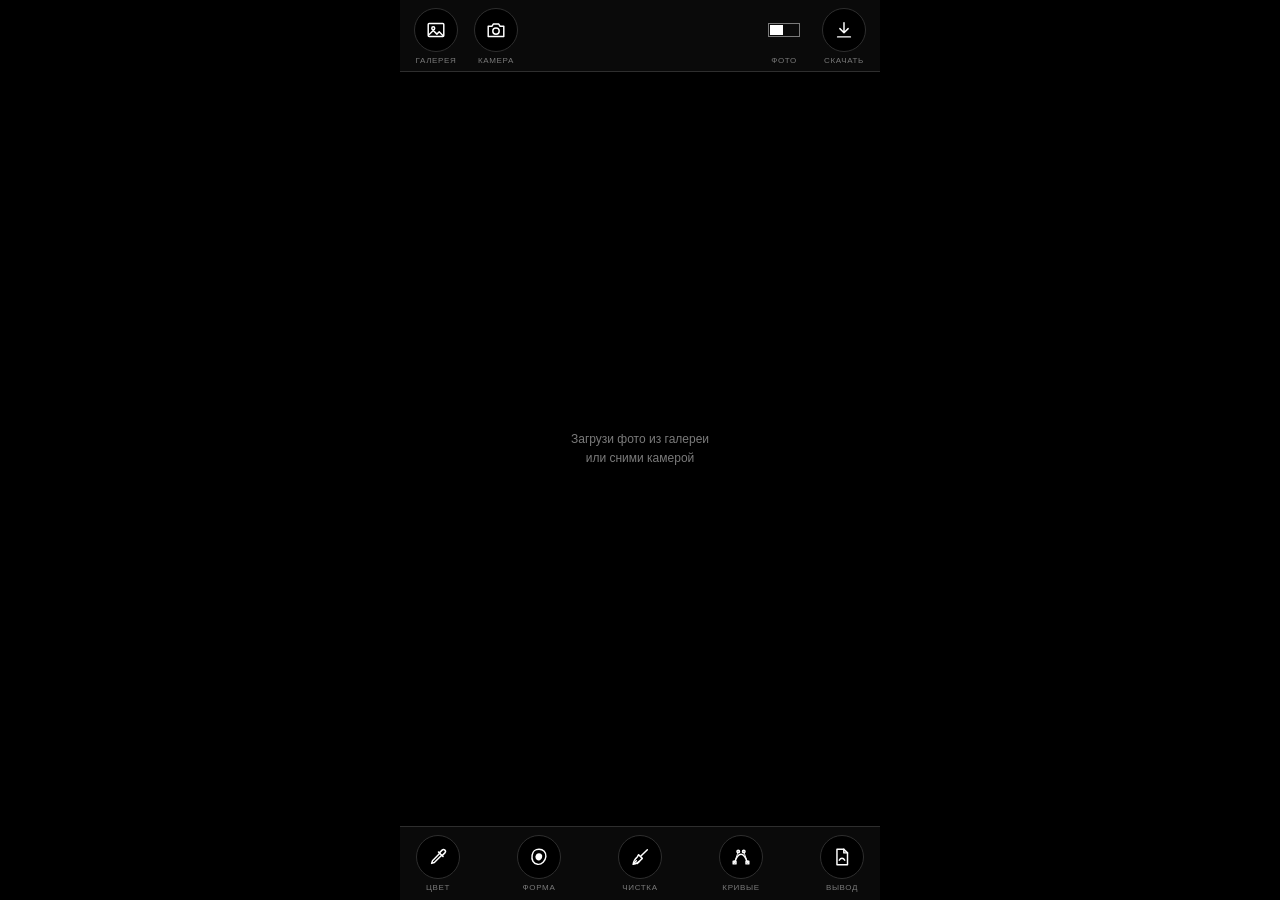
<file: svgoutline/index.html>
<!doctype html>
<html lang="ru">
<head>
<meta charset="utf-8">
<meta name="viewport" content="width=device-width, initial-scale=1, maximum-scale=1, user-scalable=no, viewport-fit=cover">
<meta name="theme-color" content="#0a0a0a">
<title>Outliner</title>
<style>
  /* Black & white only. --gold = "on" state, --accent = slider knob, --edge = hairlines.
     --hit is the one non-grey color: the mask tint/contour over the photo (functional, not UI).
     JS reads --hit via getComputedStyle, so canvas and CSS never drift. */
  :root{
    --bg:#000000; --panel:#0a0a0a; --ink:#ffffff; --ink-dim:#7a7a7a;
    --accent:#ffffff; --accent-dim:#262626; --edge:#2e2e2e; --gold:#ffffff;
    --btn:#000000; --hit:#ff2bd6;
  }
  /* SCDJ lockdown: no pinch/double-tap zoom, no long-press callout, no drag-to-save,
     no pull-to-refresh/rubber-band, no text selection while dragging sliders. */
  *{
    box-sizing:border-box; margin:0; padding:0;
    -webkit-tap-highlight-color:transparent; -webkit-touch-callout:none; -webkit-user-drag:none;
    -webkit-user-select:none; user-select:none;
  }
  input, textarea{ -webkit-user-select:text; user-select:text; }
  html, body{
    height:100%; overflow:hidden; background:var(--bg); color:var(--ink);
    overscroll-behavior:none; touch-action:manipulation;
    font-family:-apple-system,Segoe UI,Roboto,Helvetica,Arial,sans-serif; font-weight:400;
  }
  body{ display:flex; justify-content:center; }
  /* Phone tool first: fixed portrait column even on desktop, sized off the smallest guaranteed viewport. */
  #app{ position:relative; width:100%; max-width:480px; height:100vh; height:100svh; display:flex; flex-direction:column; }

  .bar{ flex:none; background:var(--panel); display:flex; align-items:flex-start; gap:12px; padding:8px 12px 6px; }
  #top{ padding-top:calc(8px + env(safe-area-inset-top)); border-bottom:1px solid var(--edge); }
  #tabs{ justify-content:space-between; padding:8px 14px calc(8px + env(safe-area-inset-bottom)); border-top:1px solid var(--edge); }
  #status{ flex:1; min-width:0; align-self:center; text-align:center; white-space:pre-line;
    font-size:9px; line-height:1.5; letter-spacing:.04em; color:var(--ink-dim); overflow:hidden; }

  /* Round control with a small caption under it (klamin .roundCtrlBtn). */
  .rb{ flex:none; width:48px; display:flex; flex-direction:column; align-items:center; gap:4px;
    background:none; border:0; color:var(--ink); font:inherit; cursor:pointer; }
  .rb .c{ width:44px; height:44px; border-radius:50%; background:var(--btn); border:1px solid var(--edge);
    display:flex; align-items:center; justify-content:center; }
  .rb svg{ width:22px; height:22px; fill:none; stroke:currentColor; stroke-width:1.6; stroke-linecap:round; stroke-linejoin:round; }
  .rb .l{ font-size:8px; letter-spacing:.08em; color:var(--ink-dim); text-transform:uppercase; white-space:nowrap; }
  .rb:active .c{ background:var(--accent-dim); }
  .rb.on{ color:var(--gold); }
  .rb.on .c{ border-color:var(--gold); }
  .rb.on .l{ color:var(--gold); }

  /* Horizontal toggle: knob left = ФОТО, right = ПРЕВЬЮ; state = knob position, label below. */
  .tg .c{ background:none; border:0; border-radius:0; }
  .tg:active .c{ background:none; }
  .trk{ position:relative; width:32px; height:14px; border:1px solid var(--ink-dim); }
  .trk i{ position:absolute; top:1px; bottom:1px; left:1px; width:13px; background:var(--gold); }
  .tg.alt .trk i{ left:auto; right:1px; }

  #view{ flex:1; min-height:0; position:relative; }
  #cv{ position:absolute; inset:0; width:100%; height:100%; display:block; touch-action:none; }
  #empty{ position:absolute; inset:0; display:flex; align-items:center; justify-content:center; text-align:center;
    padding:40px; font-size:12px; line-height:1.6; color:var(--ink-dim); pointer-events:none; }

  /* Settings sit between preview and tabs, so opening one shrinks the preview instead of covering it. */
  #panel{ flex:none; display:none; background:var(--panel); border-top:1px solid var(--edge);
    max-height:44%; overflow-y:auto; padding:10px 14px;
    grid-template-columns:1fr 1fr; gap:10px 14px; align-content:start; }
  #panel.open{ display:grid; }
  .row{ min-width:0; }
  .row.full{ grid-column:1 / -1; }
  .lab{ display:flex; justify-content:space-between; gap:6px; margin-bottom:4px; white-space:nowrap;
    font-size:9px; letter-spacing:.06em; text-transform:uppercase; color:var(--ink-dim); }
  .lab b{ font-weight:400; color:var(--ink); }

  /* Fader look: bordered rectangular track, rectangular knob — nothing round-and-thin. */
  input[type=range]{ -webkit-appearance:none; appearance:none; display:block; width:100%; height:28px; margin:0;
    background:var(--bg); border:1px solid var(--ink-dim); touch-action:none; cursor:pointer; }
  input[type=range]::-webkit-slider-runnable-track{ height:26px; background:transparent; }
  input[type=range]::-webkit-slider-thumb{ -webkit-appearance:none; width:10px; height:26px; background:var(--accent); border:0; border-radius:0; }
  input[type=range]::-moz-range-track{ height:26px; background:transparent; border:0; }
  input[type=range]::-moz-range-thumb{ width:10px; height:26px; background:var(--accent); border:0; border-radius:0; }

  .seg{ display:flex; height:28px; border:1px solid var(--ink-dim); }
  .seg button{ flex:1; min-width:0; overflow:hidden; white-space:nowrap; cursor:pointer;
    background:var(--bg); color:var(--ink-dim); border:0; border-left:1px solid var(--ink-dim); font:inherit; font-size:10px; }
  .seg button:first-child{ border-left:0; }
  .seg button.on{ background:var(--gold); color:var(--bg); }

  .sw{ display:flex; align-items:center; gap:8px; height:28px; }
  .chip{ position:relative; flex:none; width:44px; height:28px; border:1px solid var(--ink-dim); }
  .chip input{ position:absolute; inset:0; width:100%; height:100%; opacity:0; border:0; cursor:pointer; }
  .hint{ font-size:9px; line-height:1.3; color:var(--ink-dim); }
  .hint.go{ color:var(--gold); }

  .file{ position:absolute; width:1px; height:1px; opacity:0; pointer-events:none; }
</style>
</head>
<body>
<div id="app">
  <div class="bar" id="top">
    <label class="rb" for="inGal"><span class="c"><svg viewBox="0 0 24 24"><rect x="3.5" y="5" width="17" height="14" rx="1"/><circle cx="9" cy="10" r="1.6"/><path d="M4 17.5l5-5 4 4 2.5-2.5 4.5 4.5"/></svg></span><span class="l">Галерея</span></label>
    <label class="rb" for="inCam"><span class="c"><svg viewBox="0 0 24 24"><path d="M3.5 8h4l1.5-2.5h6L16.5 8h4v11h-17z"/><circle cx="12" cy="13.2" r="3.5"/></svg></span><span class="l">Камера</span></label>
    <div id="status"></div>
    <button class="rb tg" id="viewTg"><span class="c"><span class="trk"><i></i></span></span><span class="l" id="viewLbl">Фото</span></button>
    <button class="rb" id="dl"><span class="c"><svg viewBox="0 0 24 24"><path d="M12 4v11M7.5 10.5L12 15l4.5-4.5M5 19.5h14"/></svg></span><span class="l">Скачать</span></button>
  </div>

  <div id="view">
    <canvas id="cv"></canvas>
    <div id="empty">Загрузи фото из галереи<br>или сними камерой</div>
  </div>

  <div id="panel"></div>

  <div class="bar" id="tabs">
    <!-- 1 Цвет: pipette -->
    <button class="rb" data-p="color"><span class="c"><svg viewBox="0 0 24 24"><path d="M12.5 6.5l5 5"/><path d="M13.5 7.5l3-3a2.12 2.12 0 0 1 3 3l-3 3"/><path d="M14 8l-8 8-1 3 3-1 8-8"/></svg></span><span class="l">Цвет</span></button>
    <!-- 2 Форма: outline with the filled region inside -->
    <button class="rb" data-p="form"><span class="c"><svg viewBox="0 0 24 24"><path d="M12 3.5c4.5 0 8 3 7.5 8s-4.5 9-9 8.5S3.5 15 4.5 10 7.5 3.5 12 3.5z"/><path fill="currentColor" stroke="none" d="M12 8c2.2 0 3.8 1.5 3.5 3.8S13.4 16 11.3 15.8 7.7 13.6 8.2 11.3 9.8 8 12 8z"/></svg></span><span class="l">Форма</span></button>
    <!-- 3 Чистка: broom -->
    <button class="rb" data-p="clean"><span class="c"><svg viewBox="0 0 24 24"><path d="M20 4l-7 7"/><path d="M10.5 9.5l4 4-2 2c-2 2.5-4.5 4-8 4.5.5-3.5 2-6 4.5-8z"/><path d="M8 16l-2 2M10.5 17.5l-1.5 1.5"/></svg></span><span class="l">Чистка</span></button>
    <!-- 4 Кривые: bezier with handles -->
    <button class="rb" data-p="curve"><span class="c"><svg viewBox="0 0 24 24"><path d="M5 18C9 6 15 6 19 18"/><path d="M5 18L9 6M19 18L15 6" stroke-width="1"/><circle cx="9" cy="6" r="1.4"/><circle cx="15" cy="6" r="1.4"/><rect x="3.5" y="16.5" width="3" height="3"/><rect x="17.5" y="16.5" width="3" height="3"/></svg></span><span class="l">Кривые</span></button>
    <!-- 5 Вывод: document -->
    <button class="rb" data-p="out"><span class="c"><svg viewBox="0 0 24 24"><path d="M6.5 3.5H14l4 4v13H6.5z"/><path d="M14 3.5v4h4"/><path d="M9 15.5c1.5-3 4.5-3 6 0"/></svg></span><span class="l">Вывод</span></button>
  </div>

  <input class="file" type="file" id="inGal" accept="image/*">
  <input class="file" type="file" id="inCam" accept="image/*" capture="environment">
</div>

<script>
'use strict';

// ---------- Mobile lockdown (belt-and-suspenders on top of the CSS, from SCDJ) ----------
document.addEventListener('contextmenu', e => e.preventDefault());
document.addEventListener('dragstart', e => e.preventDefault());
['gesturestart', 'gesturechange', 'gestureend'].forEach(t => document.addEventListener(t, e => e.preventDefault()));
document.addEventListener('touchmove', e => { if (e.touches && e.touches.length > 1) e.preventDefault(); }, { passive: false });
document.addEventListener('selectstart', e => {
  const t = e.target && e.target.tagName;
  if (t !== 'INPUT' && t !== 'TEXTAREA') e.preventDefault();
});
// A photo dropped onto the page (desktop) is loaded instead of the browser navigating to it.
document.addEventListener('dragover', e => e.preventDefault());
document.addEventListener('drop', e => {
  e.preventDefault();
  const f = e.dataTransfer && e.dataTransfer.files && e.dataTransfer.files[0];
  if (f) loadFile(f);
});

// ---------- Settings ----------
const DEF = {
  // 1 Цвет
  pick: { h: 80, s: 0.6, v: 0.45 }, tol: 25, grab: 50, sMin: 30, vMin: 5, vMax: 95,
  // 2 Форма
  fillInside: 1, contour: 'outer', largest: 1, second: 0, pick2: { h: 48, s: 0.8, v: 0.85 }, tol2: 15,
  // 3 Чистка (radii are at a 1000px reference, scaled to the processing size)
  close: 6, smooth: 3, minArea: 0.3,
  // 4 Кривые
  curve: 75, simplify: 1, res: 1200,
  // 5 Вывод
  mode: 'line', strokePx: 1, strokeMM: 0.3, lineColor: '#000000', fillColor: '#000000',
  canvas: 'photo', pad: 5, units: 'px', widthMM: 100,
  view: 'photo',
};
const KEY = 'outliner.v1';
let S;
try { S = Object.assign({}, DEF, JSON.parse(localStorage.getItem(KEY) || '{}')); }
catch (e) { S = Object.assign({}, DEF); }
const save = () => { try { localStorage.setItem(KEY, JSON.stringify(S)); } catch (e) {} };

// Which pipeline stage a setting invalidates: -1 re-prep, 0 color mask, 1 cleanup, 2 curves, 3 output, 4 redraw.
const STAGE = { res: -1, pick: 0, tol: 0, grab: 0, sMin: 0, vMin: 0, vMax: 0, second: 0, pick2: 0, tol2: 0,
  fillInside: 1, largest: 1, close: 1, smooth: 1, minArea: 1, contour: 2, curve: 2, simplify: 2,
  lineColor: 4, fillColor: 4 };
const stageOf = k => (k in STAGE ? STAGE[k] : 3);

const PANELS = {
  color: [
    { t: 'pick', k: 'pick', label: 'Цвет' },
    { t: 'r', k: 'tol', label: 'Допуск оттенка', min: 2, max: 90, unit: '°' },
    { t: 'r', k: 'grab', label: 'Подхват тонких мест', min: 0, max: 100, unit: '%' },
    { t: 'r', k: 'sMin', label: 'Мин. насыщенность', min: 0, max: 100, unit: '%' },
    { t: 'r', k: 'vMin', label: 'Яркость от', min: 0, max: 100, unit: '%' },
    { t: 'r', k: 'vMax', label: 'Яркость до', min: 0, max: 100, unit: '%' },
  ],
  form: [
    { t: 's', k: 'fillInside', label: 'Внутри', opts: [[1, 'Залить'], [0, 'Пусто']] },
    { t: 's', k: 'contour', label: 'Контур', opts: [['outer', 'Внешний'], ['all', 'Все']] },
    { t: 's', k: 'largest', label: 'Фигуры', opts: [[1, 'Крупнейшая'], [0, 'Все']] },
    { t: 's', k: 'second', label: 'Второй цвет', opts: [[0, 'Нет'], [1, 'Да']] },
    { t: 'pick', k: 'pick2', label: 'Второй цвет', show: () => S.second },
    { t: 'r', k: 'tol2', label: 'Допуск', min: 2, max: 90, unit: '°', show: () => S.second },
  ],
  clean: [
    { t: 'r', k: 'close', label: 'Закрыть разрывы', min: 0, max: 40 },
    { t: 'r', k: 'smooth', label: 'Сглаживание', min: 0, max: 30 },
    { t: 'r', k: 'minArea', label: 'Убрать мелкое', min: 0, max: 5, step: 0.05, unit: '%' },
  ],
  curve: [
    { t: 'r', k: 'curve', label: 'Плавность', min: 0, max: 100, unit: '%' },
    { t: 'r', k: 'simplify', label: 'Упрощение', min: 0.5, max: 8, step: 0.1 },
    { t: 's', k: 'res', label: 'Точность обработки, px', full: 1, opts: [[800, '800'], [1200, '1200'], [1600, '1600'], [2400, '2400']] },
  ],
  out: [
    { t: 's', k: 'mode', label: 'Рисовать', full: 1, opts: [['line', 'Линия'], ['fill', 'Заливка'], ['both', 'Линия + заливка']] },
    { t: 'r', k: 'strokePx', label: 'Толщина', min: 0.5, max: 20, step: 0.5, unit: ' px', show: () => S.units === 'px' && S.mode !== 'fill' },
    { t: 'r', k: 'strokeMM', label: 'Толщина', min: 0.05, max: 3, step: 0.05, unit: ' мм', show: () => S.units === 'mm' && S.mode !== 'fill' },
    { t: 'c', k: 'lineColor', label: 'Цвет линии', show: () => S.mode !== 'fill' },
    { t: 'c', k: 'fillColor', label: 'Цвет заливки', show: () => S.mode !== 'line' },
    { t: 's', k: 'canvas', label: 'Холст', opts: [['photo', 'Как фото'], ['crop', 'По контуру']] },
    { t: 'r', k: 'pad', label: 'Отступ', min: 0, max: 30, unit: '%', show: () => S.canvas === 'crop' },
    { t: 's', k: 'units', label: 'Единицы', opts: [['px', 'px'], ['mm', 'мм']] },
    { t: 'r', k: 'widthMM', label: 'Ширина', min: 10, max: 600, unit: ' мм', show: () => S.units === 'mm' },
  ],
};

// ---------- DOM ----------
const $ = id => document.getElementById(id);
const cv = $('cv'), ctx = cv.getContext('2d'), view = $('view'), panelEl = $('panel'), statusEl = $('status');
const viewTg = $('viewTg'), viewLbl = $('viewLbl');
const tabs = [...document.querySelectorAll('#tabs .rb')];
const HIT = getComputedStyle(document.documentElement).getPropertyValue('--hit').trim() || '#ff2bd6';

// ---------- State ----------
// src = the photo downscaled to <= 2400px (the full decoded photo is dropped right after load).
let src = null, fileBase = 'photo', OW = 0, OH = 0, loadTok = 0, workC = null;
let W = 0, H = 0, R8 = null, G8 = null, B8 = null, HUE = null, SAT = null, VAL = null;
// Two processing grids: full (S.res) and a coarse 800px one used while a slider or the pipette is dragged.
let grids = null, draft = false;
let maskA = null, maskF = null, tint = null, curves = [], workPath = null, OUT = null;
let dirty = 5, raf = 0, openId = null, viewT = null, viewRect = null, dpr = 1, msg = '', err = '';

const K = () => Math.max(W, H) / 1000;
const mkCanvas = (w, h) => { const c = document.createElement('canvas'); c.width = w; c.height = h; return c; };
const fmt = v => String(Math.round(v * 100) / 100);

function hsvOf(r, g, b) {
  const mx = Math.max(r, g, b), mn = Math.min(r, g, b), c = mx - mn;
  let h = 0;
  if (c) {
    if (mx === r) h = ((g - b) / c) % 6; else if (mx === g) h = (b - r) / c + 2; else h = (r - g) / c + 4;
    h *= 60; if (h < 0) h += 360;
  }
  return { h, s: mx ? c / mx : 0, v: mx / 255 };
}
function hsvHex(p) {
  const f = n => { const k = (n + p.h / 60) % 6; return Math.round(255 * (p.v - p.v * p.s * Math.max(0, Math.min(k, 4 - k, 1)))); };
  return '#' + [f(5), f(3), f(1)].map(x => x.toString(16).padStart(2, '0')).join('');
}

// ---------- Loading ----------
async function loadFile(f) {
  if (!f || (f.type && !/^image\//.test(f.type))) return;
  const tok = ++loadTok, url = URL.createObjectURL(f), im = new Image();
  im.src = url;
  try { await im.decode(); }
  catch (e) { URL.revokeObjectURL(url); if (tok === loadTok) { msg = 'не удалось открыть это фото'; invalidate(4); } return; }
  if (tok !== loadTok) { URL.revokeObjectURL(url); return; } // a newer pick already won
  OW = im.naturalWidth; OH = im.naturalHeight;
  fileBase = (f.name || 'photo').replace(/\.[^.]*$/, '') || 'photo';
  // One capped copy serves both display and processing; iOS frees canvas memory only on GC,
  // so the old one is shrunk to 0 explicitly.
  const k = Math.min(1, 2400 / Math.max(OW, OH));
  if (src) src.width = src.height = 0;
  src = mkCanvas(Math.round(OW * k), Math.round(OH * k));
  const sx = src.getContext('2d'); sx.imageSmoothingQuality = 'high'; sx.drawImage(im, 0, 0, src.width, src.height);
  URL.revokeObjectURL(url); msg = '';
  $('empty').style.display = 'none';
  S.view = 'photo'; syncTop();
  if (!openId) openPanel('color'); else buildPanel();
  invalidate(-1);
}
for (const id of ['inGal', 'inCam']) {
  $(id).addEventListener('change', e => { const f = e.target.files && e.target.files[0]; e.target.value = ''; loadFile(f); });
}

// ---------- Image ops (all on the W x H processing grid) ----------
// Separable sliding window along rows (step 1) or columns (step W).
function boxPass(a, b, len, lines, step, lstep, r) {
  const d = 2 * r + 1;
  for (let l = 0; l < lines; l++) {
    const base = l * lstep; let s = 0;
    for (let i = -r; i <= r; i++) s += a[base + Math.min(len - 1, Math.max(0, i)) * step];
    for (let i = 0; i < len; i++) {
      b[base + i * step] = s / d;
      s += a[base + Math.min(len - 1, i + r + 1) * step] - a[base + Math.max(0, i - r) * step];
    }
  }
}
function blur(a, r) {
  const t = new Float32Array(a.length), o = new Float32Array(a.length);
  boxPass(a, t, W, H, 1, W, r); boxPass(t, o, H, W, W, 1, r);
  return o;
}
// Square dilate/erode along one axis (erode counts only in-bounds pixels).
function morphPass(a, b, len, lines, step, lstep, r, dil) {
  for (let l = 0; l < lines; l++) {
    const base = l * lstep; let c = 0;
    for (let i = 0; i <= Math.min(r, len - 1); i++) c += a[base + i * step];
    for (let i = 0; i < len; i++) {
      const cnt = Math.min(len - 1, i + r) - Math.max(0, i - r) + 1;
      b[base + i * step] = dil ? (c > 0 ? 1 : 0) : (c === cnt ? 1 : 0);
      if (i + r + 1 < len) c += a[base + (i + r + 1) * step];
      if (i - r >= 0) c -= a[base + (i - r) * step];
    }
  }
}
// Closing on a grid padded with r empty pixels each side: outside the photo counts as empty,
// so a shape near the edge isn't glued to it, and edge pixels still erode correctly.
function closeMask(m, r) {
  const pw = W + 2 * r, ph = H + 2 * r, p = new Uint8Array(pw * ph), t = new Uint8Array(pw * ph);
  for (let y = 0; y < H; y++) p.set(m.subarray(y * W, y * W + W), (y + r) * pw + r);
  morphPass(p, t, pw, ph, 1, pw, r, true); morphPass(t, p, ph, pw, pw, 1, r, true);
  morphPass(p, t, pw, ph, 1, pw, r, false); morphPass(t, p, ph, pw, pw, 1, r, false);
  const out = new Uint8Array(W * H);
  for (let y = 0; y < H; y++) out.set(p.subarray((y + r) * pw + r, (y + r) * pw + r + W), y * W);
  return out;
}
// Connected components of pixels equal to val. Foreground 8-connected, background 4-connected.
function label(m, val, c8) {
  const n = W * H, lab = new Int32Array(n), st = new Int32Array(n), size = [0], border = [0];
  let L = 0;
  for (let s = 0; s < n; s++) {
    if (m[s] !== val || lab[s]) continue;
    L++; let sp = 0, cnt = 0, b = 0;
    lab[s] = L; st[sp++] = s;
    while (sp) {
      const i = st[--sp], x = i % W, y = (i - x) / W; cnt++;
      if (x === 0 || y === 0 || x === W - 1 || y === H - 1) b = 1;
      for (let dy = -1; dy <= 1; dy++) {
        const yy = y + dy; if (yy < 0 || yy >= H) continue;
        for (let dx = -1; dx <= 1; dx++) {
          if ((!dx && !dy) || (!c8 && dx && dy)) continue;
          const xx = x + dx; if (xx < 0 || xx >= W) continue;
          const j = yy * W + xx;
          if (m[j] === val && !lab[j]) { lab[j] = L; st[sp++] = j; }
        }
      }
    }
    size.push(cnt); border.push(b);
  }
  return { lab, size, border, count: L };
}

// ---------- Pipeline ----------
function prepWork() {
  grids = null; // let the old arrays go before allocating new ones
  const full = buildGrid(S.res);
  grids = { full, draft: S.res > 800 ? buildGrid(800) : full };
  useGrid(draft ? grids.draft : grids.full);
}
function useGrid(g) { ({ W, H, R8, G8, B8, HUE, SAT, VAL } = g); }
function setDraft(on) {
  if (on === draft) return;
  draft = on;
  if (!grids || grids.draft === grids.full) return;
  useGrid(on ? grids.draft : grids.full);
  invalidate(0);
}
function buildGrid(res) {
  const k = Math.min(1, res / Math.max(OW, OH));
  W = Math.max(8, Math.round(OW * k)); H = Math.max(8, Math.round(OH * k));
  if (!workC) workC = mkCanvas(1, 1);
  workC.width = W; workC.height = H;
  const x = workC.getContext('2d', { willReadFrequently: true });
  x.imageSmoothingQuality = 'high'; x.drawImage(src, 0, 0, W, H);
  const d = x.getImageData(0, 0, W, H).data, n = W * H, r = Math.max(1, Math.round(2 * K()));
  workC.width = workC.height = 1; // release the backing store right away
  const ch = o => { const a = new Float32Array(n); for (let i = 0; i < n; i++) a[i] = d[i * 4 + o]; return new Uint8ClampedArray(blur(blur(a, r), r)); };
  R8 = ch(0); G8 = ch(1); B8 = ch(2);
  HUE = new Float32Array(n); SAT = new Uint8Array(n); VAL = new Uint8Array(n);
  for (let i = 0; i < n; i++) {
    const p = hsvOf(R8[i], G8[i], B8[i]);
    HUE[i] = p.h; SAT[i] = Math.round(p.s * 255); VAL[i] = Math.round(p.v * 255);
  }
  return { W, H, R8, G8, B8, HUE, SAT, VAL };
}

function match(out, pk, tol, sMin, vMin, vMax) {
  const n = W * H;
  if (pk.s < 0.15) { // grey/black/white pick: hue means nothing, match by brightness instead
    const v0 = pk.v * 255, dv = tol / 180 * 255;
    for (let i = 0; i < n; i++) out[i] = (SAT[i] < 77 && Math.abs(VAL[i] - v0) <= dv) ? 1 : 0;
    return out;
  }
  const s0 = sMin * 2.55, a = vMin * 2.55, b = vMax * 2.55, h0 = pk.h;
  for (let i = 0; i < n; i++) {
    const v = VAL[i];
    if (SAT[i] < s0 || v < a || v > b) { out[i] = 0; continue; }
    let dh = Math.abs(HUE[i] - h0); if (dh > 180) dh = 360 - dh;
    out[i] = dh <= tol ? 1 : 0;
  }
  return out;
}
// Hysteresis: keep weak pixels only where they connect to confident ones (picks up thin, faded parts).
function grow(strong, weak) {
  const n = W * H, out = new Uint8Array(n), st = new Int32Array(n);
  let sp = 0;
  for (let i = 0; i < n; i++) if (strong[i]) { out[i] = 1; st[sp++] = i; }
  while (sp) {
    const i = st[--sp], x = i % W, y = (i - x) / W;
    for (let dy = -1; dy <= 1; dy++) {
      const yy = y + dy; if (yy < 0 || yy >= H) continue;
      for (let dx = -1; dx <= 1; dx++) {
        const xx = x + dx; if (xx < 0 || xx >= W) continue;
        const j = yy * W + xx;
        if (weak[j] && !out[j]) { out[j] = 1; st[sp++] = j; }
      }
    }
  }
  return out;
}

function stageA() {
  const n = W * H, g = S.grab / 100;
  let m = match(new Uint8Array(n), S.pick, S.tol, S.sMin, S.vMin, S.vMax);
  if (g > 0) {
    const weak = match(new Uint8Array(n), S.pick, Math.min(180, S.tol * (1 + 0.6 * g)),
      S.sMin * (1 - 0.5 * g), S.vMin * (1 - 0.5 * g), S.vMax + (100 - S.vMax) * 0.5 * g);
    m = grow(m, weak);
  }
  if (S.second) {
    const m2 = match(new Uint8Array(n), S.pick2, S.tol2, S.sMin, 0, 100);
    for (let i = 0; i < n; i++) if (m2[i]) m[i] = 1;
  }
  maskA = m;
  // Magenta tint of what the color settings catch, shown over the photo.
  if (!tint || tint.width !== W || tint.height !== H) tint = mkCanvas(W, H);
  const tx = tint.getContext('2d'), id = tx.createImageData(W, H), px = new Uint32Array(id.data.buffer);
  for (let i = 0; i < n; i++) px[i] = m[i] ? 0xffd62bff : 0; // ABGR little-endian = #ff2bd6
  tx.putImageData(id, 0, 0);
}

function stageB() {
  const n = W * H, k = K();
  let m = maskA.slice();
  const rc = Math.round(S.close * k);
  if (rc > 0) m = closeMask(m, rc);
  const rs = Math.round(S.smooth * k);
  if (rs > 0) {
    const f = blur(blur(Float32Array.from(m), rs), rs);
    for (let i = 0; i < n; i++) m[i] = f[i] >= 0.5 ? 1 : 0;
  }
  const minPx = Math.round(S.minArea / 100 * n);
  if (S.largest || minPx > 0) {
    const fg = label(m, 1, true);
    if (fg.count) {
      if (S.largest) {
        let best = 1;
        for (let l = 2; l <= fg.count; l++) if (fg.size[l] > fg.size[best]) best = l;
        for (let i = 0; i < n; i++) m[i] = fg.lab[i] === best ? 1 : 0;
      } else {
        for (let i = 0; i < n; i++) if (m[i] && fg.size[fg.lab[i]] < minPx) m[i] = 0;
      }
    }
  }
  if (S.fillInside || minPx > 0) {
    const bg = label(m, 0, false);
    for (let i = 0; i < n; i++) {
      if (m[i]) continue;
      const l = bg.lab[i];
      if (!bg.border[l] && (S.fillInside || bg.size[l] < minPx)) m[i] = 1;
    }
  }
  maskF = m;
}

// Boundary of the mask as closed loops along pixel edges. Each edge runs clockwise around its
// filled pixel, so outer loops have positive area and holes negative. At a diagonal "saddle"
// the walk turns left, which keeps diagonal pixels in one shape (matches 8-connectivity).
const DX = [1, 0, -1, 0], DY = [0, 1, 0, -1];
function traceLoops(m) {
  const VW = W + 1, out = new Uint8Array(VW * (H + 1));
  for (let y = 0; y < H; y++) for (let x = 0; x < W; x++) {
    if (!m[y * W + x]) continue;
    if (y === 0 || !m[(y - 1) * W + x]) out[y * VW + x] |= 1;               // top, going right
    if (x === W - 1 || !m[y * W + x + 1]) out[y * VW + x + 1] |= 2;         // right, going down
    if (y === H - 1 || !m[(y + 1) * W + x]) out[(y + 1) * VW + x + 1] |= 4; // bottom, going left
    if (x === 0 || !m[y * W + x - 1]) out[(y + 1) * VW + x] |= 8;           // left, going up
  }
  const loops = [];
  for (let v = 0; v < out.length; v++) {
    while (out[v]) {
      const pts = [];
      let cvx = v % VW, cvy = (v - cvx) / VW, cur = v, cd = -1;
      for (;;) {
        const bits = out[cur]; if (!bits) break;
        let nd;
        if (cd < 0) nd = bits & 1 ? 0 : bits & 2 ? 1 : bits & 4 ? 2 : 3;
        else if (bits & (1 << cd)) nd = cd;
        else if (bits & (1 << ((cd + 3) & 3))) nd = (cd + 3) & 3;
        else if (bits & (1 << ((cd + 1) & 3))) nd = (cd + 1) & 3;
        else break;
        out[cur] &= ~(1 << nd);
        if (nd !== cd) pts.push(cvx, cvy);
        cd = nd; cvx += DX[nd]; cvy += DY[nd]; cur = cvy * VW + cvx;
      }
      if (pts.length >= 6) loops.push(pts);
    }
  }
  return loops;
}
function area(p) {
  let a = 0; const n = p.length;
  for (let i = 0; i < n; i += 2) { const j = (i + 2) % n; a += p[i] * p[j + 1] - p[j] * p[i + 1]; }
  return a / 2;
}
// Ramer-Douglas-Peucker on a closed loop, split at point 0 and the point farthest from it.
function rdpClosed(p, eps) {
  const n = p.length / 2; if (n <= 4) return p;
  let far = 0, fd = -1;
  for (let i = 1; i < n; i++) { const dx = p[2 * i] - p[0], dy = p[2 * i + 1] - p[1], d = dx * dx + dy * dy; if (d > fd) { fd = d; far = i; } }
  const keep = new Uint8Array(n); keep[0] = 1; keep[far] = 1;
  const st = [0, far, far, n];
  while (st.length) {
    const b = st.pop(), a = st.pop(); if (b - a < 2) continue;
    const bi = b % n, ax = p[2 * a], ay = p[2 * a + 1], dx = p[2 * bi] - ax, dy = p[2 * bi + 1] - ay, L = Math.hypot(dx, dy) || 1e-9;
    let md = -1, mi = -1;
    for (let i = a + 1; i < b; i++) { const d = Math.abs(dy * (p[2 * i] - ax) - dx * (p[2 * i + 1] - ay)) / L; if (d > md) { md = d; mi = i; } }
    if (md > eps) { keep[mi] = 1; st.push(a, mi, mi, b); }
  }
  const o = [];
  for (let i = 0; i < n; i++) if (keep[i]) o.push(p[2 * i], p[2 * i + 1]);
  return o;
}
// Polygon -> cubic Beziers. A vertex turning more than thr degrees stays a sharp corner,
// the rest get Catmull-Rom tangents.
function toBezier(p, thr) {
  const n = p.length / 2, X = i => p[2 * ((i + n) % n)], Y = i => p[2 * ((i + n) % n) + 1], cor = new Uint8Array(n);
  for (let i = 0; i < n; i++) {
    const ax = X(i) - X(i - 1), ay = Y(i) - Y(i - 1), bx = X(i + 1) - X(i), by = Y(i + 1) - Y(i);
    const c = (ax * bx + ay * by) / ((Math.hypot(ax, ay) * Math.hypot(bx, by)) || 1);
    cor[i] = Math.acos(Math.max(-1, Math.min(1, c))) * 180 / Math.PI > thr ? 1 : 0;
  }
  const seg = [];
  for (let i = 0; i < n; i++) {
    const j = i + 1, cj = cor[j % n];
    if (cor[i] && cj) { seg.push(null); continue; }
    // Handles clamped to a third of this segment: a short segment next to a long one can't loop or overshoot.
    const lim = Math.hypot(X(j) - X(i), Y(j) - Y(i)) / 3;
    const hd = (tx, ty) => { const l = Math.hypot(tx, ty); return l > lim ? [tx * lim / l, ty * lim / l] : [tx, ty]; };
    const a = cor[i] ? [0, 0] : hd((X(j) - X(i - 1)) / 6, (Y(j) - Y(i - 1)) / 6);
    const b = cj ? [0, 0] : hd((X(j + 1) - X(i)) / 6, (Y(j + 1) - Y(i)) / 6);
    seg.push([X(i) + a[0], Y(i) + a[1], X(j) - b[0], Y(j) - b[1]]);
  }
  return { p, seg };
}
function pathD(cs, s, ox, oy, dec) {
  const q = 10 ** dec, f = v => Math.round(v * q) / q, P = (x, y) => f(x * s - ox) + ',' + f(y * s - oy);
  let d = '';
  for (const c of cs) {
    const p = c.p, n = p.length / 2;
    d += 'M' + P(p[0], p[1]);
    for (let i = 0; i < n; i++) {
      const j = ((i + 1) % n) * 2, g = c.seg[i];
      d += g ? 'C' + P(g[0], g[1]) + ' ' + P(g[2], g[3]) + ' ' + P(p[j], p[j + 1]) : 'L' + P(p[j], p[j + 1]);
    }
    d += 'Z';
  }
  return d;
}

function stageC() {
  const eps = S.simplify * K(), thr = S.curve * 1.8;
  curves = [];
  for (const L of traceLoops(maskF)) {
    const a = area(L);
    if (Math.abs(a) < 4 || (S.contour === 'outer' && a < 0)) continue;
    const p = rdpClosed(L, eps);
    if (p.length >= 6) curves.push(toBezier(p, thr));
  }
  workPath = curves.length ? new Path2D(pathD(curves, 1, 0, 0, 2)) : null;
}

// Output geometry: same path data feeds both the preview and the downloaded file.
function stageD() {
  OUT = null; if (!curves.length) return;
  const f = OW / W, mm = S.units === 'mm', sw = mm ? S.strokeMM : S.strokePx;
  let x0 = 0, y0 = 0, w = OW, h = OH, u = 1;
  if (S.canvas === 'crop') {
    let a = Infinity, b = Infinity, c = -Infinity, e = -Infinity;
    const add = (x, y) => { if (x < a) a = x; if (x > c) c = x; if (y < b) b = y; if (y > e) e = y; };
    for (const cu of curves) {
      for (let i = 0; i < cu.p.length; i += 2) add(cu.p[i], cu.p[i + 1]);
      for (const g of cu.seg) if (g) { add(g[0], g[1]); add(g[2], g[3]); }
    }
    a *= f; b *= f; c *= f; e *= f;
    const pad = S.pad / 100 * Math.max(c - a, e - b);
    x0 = a - pad; y0 = b - pad; w = c - a + 2 * pad; h = e - b + 2 * pad;
    if (mm) u = S.widthMM / w;
    // Room for half the stroke, so pad=0 doesn't clip the line at the viewBox edge.
    const half = S.mode !== 'fill' ? sw / 2 / u : 0;
    x0 -= half; y0 -= half; w += 2 * half; h += 2 * half;
  } else if (mm) u = S.widthMM / w;
  const d = pathD(curves, f * u, x0 * u, y0 * u, mm ? 3 : 1);
  OUT = { d, w: w * u, h: h * u, sw, unit: mm ? 'mm' : '', path: new Path2D(d) };
}

function svgText() {
  const o = OUT, line = S.mode !== 'fill', fill = S.mode !== 'line', r = v => Math.round(v * 1000) / 1000;
  return `<svg xmlns="http://www.w3.org/2000/svg" width="${r(o.w)}${o.unit}" height="${r(o.h)}${o.unit}" viewBox="0 0 ${r(o.w)} ${r(o.h)}">\n` +
    `<path fill="${fill ? S.fillColor : 'none'}" fill-rule="nonzero"` +
    (line ? ` stroke="${S.lineColor}" stroke-width="${o.sw}" stroke-linejoin="round"` : '') +
    ` d="${o.d}"/>\n</svg>\n`;
}

// ---------- Scheduling ----------
function invalidate(level) {
  if (level < dirty) dirty = level;
  if (!raf) raf = requestAnimationFrame(run);
}
function run() {
  raf = 0;
  const l = dirty; dirty = 5;
  if (src) {
    try {
      if (l <= -1) prepWork();
      if (l <= 0) stageA();
      if (l <= 1) stageB();
      if (l <= 2) stageC();
      if (l <= 3) stageD();
      err = '';
    } catch (e) {
      console.error(e);
      err = 'не хватило памяти — уменьши точность';
      curves = []; workPath = null; OUT = null;
      dirty = grids ? Math.min(l, 0) : -1; // next change recomputes from a known-good point
    }
  }
  render();
  let t = msg || err;
  if (!t && src) {
    const nodes = curves.reduce((s, c) => s + c.p.length / 2, 0);
    t = OW + '×' + OH + '\n' + (curves.length ? 'контуров ' + curves.length + ' · узлов ' + nodes : 'контур не найден');
  }
  statusEl.textContent = t;
  save();
}

// ---------- Drawing ----------
function resize() {
  dpr = Math.min(3, window.devicePixelRatio || 1);
  viewRect = view.getBoundingClientRect();
  const w = Math.max(1, Math.round(viewRect.width * dpr)), h = Math.max(1, Math.round(viewRect.height * dpr));
  if (cv.width !== w || cv.height !== h) { cv.width = w; cv.height = h; }
  render();
}
new ResizeObserver(resize).observe(view);

function render() {
  const cw = cv.width, ch = cv.height, m = 8 * dpr;
  ctx.setTransform(1, 0, 0, 1, 0, 0); ctx.clearRect(0, 0, cw, ch);
  viewT = null;
  if (!src || !W) return;
  if (S.view === 'photo') {
    const sc = Math.min((cw - 2 * m) / W, (ch - 2 * m) / H), ox = (cw - W * sc) / 2, oy = (ch - H * sc) / 2;
    // Image rect in CSS px; the pipette maps through it as 0..1, so it doesn't care which grid is active.
    viewT = { ox: ox / dpr, oy: oy / dpr, w: W * sc / dpr, h: H * sc / dpr };
    ctx.imageSmoothingEnabled = true; ctx.imageSmoothingQuality = 'high';
    ctx.drawImage(src, ox, oy, W * sc, H * sc);
    if (tint) { ctx.globalAlpha = 0.4; ctx.drawImage(tint, ox, oy, W * sc, H * sc); ctx.globalAlpha = 1; }
    if (workPath) {
      ctx.setTransform(sc, 0, 0, sc, ox, oy);
      ctx.lineWidth = 2 * dpr / sc; ctx.lineJoin = 'round'; ctx.strokeStyle = HIT; ctx.stroke(workPath);
    }
  } else if (OUT) {
    const o = OUT, sc = Math.min((cw - 2 * m) / o.w, (ch - 2 * m) / o.h), ox = (cw - o.w * sc) / 2, oy = (ch - o.h * sc) / 2;
    ctx.fillStyle = '#ffffff'; ctx.fillRect(ox, oy, o.w * sc, o.h * sc);
    ctx.setTransform(sc, 0, 0, sc, ox, oy);
    if (S.mode !== 'line') { ctx.fillStyle = S.fillColor; ctx.fill(o.path, 'nonzero'); }
    // True line width, but never thinner than one device pixel so a 1px line on a 4000px photo stays visible.
    if (S.mode !== 'fill') { ctx.lineWidth = Math.max(o.sw, 1 / sc); ctx.lineJoin = 'round'; ctx.strokeStyle = S.lineColor; ctx.stroke(o.path); }
  }
}

// ---------- Pipette ----------
function pickTarget() {
  if (!src || S.view !== 'photo') return null;
  if (openId === 'color') return 'pick';
  if (openId === 'form' && S.second) return 'pick2';
  return null;
}
function pickAt(e, t) {
  if (!t || !viewT) return;
  const u = (e.clientX - viewRect.left - viewT.ox) / viewT.w, v = (e.clientY - viewRect.top - viewT.oy) / viewT.h;
  if (u < 0 || v < 0 || u >= 1 || v >= 1) return;
  const x = Math.floor(u * W), y = Math.floor(v * H);
  const r = Math.max(1, Math.round(2 * K()));
  let sr = 0, sg = 0, sb = 0, c = 0;
  for (let yy = Math.max(0, y - r); yy <= Math.min(H - 1, y + r); yy++)
    for (let xx = Math.max(0, x - r); xx <= Math.min(W - 1, x + r); xx++) { const i = yy * W + xx; sr += R8[i]; sg += G8[i]; sb += B8[i]; c++; }
  const p = hsvOf(sr / c, sg / c, sb / c);
  S[t] = { h: Math.round(p.h), s: Math.round(p.s * 1000) / 1000, v: Math.round(p.v * 1000) / 1000 };
  const hex = hsvHex(S[t]), chip = panelEl.querySelector(`[data-chip="${t}"]`), val = panelEl.querySelector(`[data-val="${t}"]`);
  if (chip) chip.style.background = hex;
  if (val) val.textContent = hex;
  invalidate(0);
}
let picking = false;
cv.addEventListener('pointerdown', e => {
  const t = pickTarget(); if (!t) return;
  viewRect = view.getBoundingClientRect(); // iOS can shift the page after the photo picker closes
  picking = true; cv.setPointerCapture(e.pointerId); setDraft(true); pickAt(e, t);
});
cv.addEventListener('pointermove', e => { if (picking) pickAt(e, pickTarget()); });
// Any finger lift (pipette or slider) ends the coarse draft and runs the full-resolution pass once.
const endDrag = () => { picking = false; setDraft(false); };
window.addEventListener('pointerup', endDrag);
window.addEventListener('pointercancel', endDrag);

// ---------- Panels ----------
function el(tag, cls) { const e = document.createElement(tag); if (cls) e.className = cls; return e; }
function buildPanel() {
  panelEl.innerHTML = '';
  panelEl.classList.toggle('open', !!openId);
  if (!openId) return;
  for (const r of PANELS[openId]) {
    if (r.show && !r.show()) continue;
    const box = el('div', 'row' + (r.full ? ' full' : '')), lab = el('div', 'lab'), name = el('span'), val = el('b');
    name.textContent = r.label; lab.append(name, val); box.append(lab);
    if (r.t === 'r') {
      const inp = el('input'); inp.type = 'range'; inp.min = r.min; inp.max = r.max; inp.step = r.step || 1; inp.value = S[r.k];
      const upd = () => { val.textContent = fmt(S[r.k]) + (r.unit || ''); };
      upd();
      inp.addEventListener('input', () => {
        S[r.k] = +inp.value; upd();
        const st = stageOf(r.k);
        if (st >= 0 && st <= 2) setDraft(true); // heavy stages: drag on the coarse grid
        invalidate(st);
      });
      inp.addEventListener('change', () => setDraft(false));
      box.append(inp);
    } else if (r.t === 's') {
      const seg = el('div', 'seg');
      for (const [v, l] of r.opts) {
        const b = el('button'); b.textContent = l;
        if (S[r.k] == v) b.classList.add('on');
        b.addEventListener('click', () => { S[r.k] = v; invalidate(stageOf(r.k)); buildPanel(); });
        seg.append(b);
      }
      box.append(seg);
    } else if (r.t === 'pick') {
      const sw = el('div', 'sw'), chip = el('div', 'chip'), hint = el('span', 'hint'), hex = hsvHex(S[r.k]);
      chip.dataset.chip = r.k; chip.style.background = hex; val.dataset.val = r.k; val.textContent = hex;
      const ok = S.view === 'photo';
      hint.textContent = ok ? 'тапни или веди пальцем по фото' : 'переключи на ФОТО, чтобы взять цвет';
      if (ok) hint.classList.add('go');
      sw.append(chip, hint); box.append(sw);
    } else if (r.t === 'c') {
      const sw = el('div', 'sw'), chip = el('label', 'chip'), inp = el('input');
      inp.type = 'color'; inp.value = S[r.k]; chip.style.background = S[r.k]; val.textContent = S[r.k];
      inp.addEventListener('input', () => { S[r.k] = inp.value; chip.style.background = inp.value; val.textContent = inp.value; invalidate(stageOf(r.k)); });
      chip.append(inp); sw.append(chip); box.append(sw);
    }
    panelEl.append(box);
  }
}
function openPanel(id) {
  openId = openId === id ? null : id;
  for (const b of tabs) b.classList.toggle('on', b.dataset.p === openId);
  buildPanel();
}
for (const b of tabs) b.addEventListener('click', () => openPanel(b.dataset.p));

// ---------- Top bar ----------
function syncTop() {
  viewTg.classList.toggle('alt', S.view !== 'photo');
  viewLbl.textContent = S.view === 'photo' ? 'Фото' : 'Превью';
}
viewTg.addEventListener('click', () => {
  S.view = S.view === 'photo' ? 'preview' : 'photo';
  syncTop(); if (openId) buildPanel(); invalidate(4);
});
// In-app browsers (Telegram, Instagram, VK… = Android WebView "; wv)" or iOS WKWebView without "Safari/")
// ignore <a download> on a blob: URL — they just show/copy the blob link. There the share sheet is the way out.
const UA = navigator.userAgent;
const IOS = /iPhone|iPad|iPod/.test(UA) || (/Macintosh/.test(UA) && navigator.maxTouchPoints > 1);
const IN_APP = /; wv\)|Telegram|FBAN|FBAV|Instagram|Line\/|VKClient/i.test(UA) || (IOS && !/Safari\//.test(UA));
function flash(t, ms) { msg = t; invalidate(4); clearTimeout(flash.t); flash.t = setTimeout(() => { msg = ''; invalidate(4); }, ms); }
$('dl').addEventListener('click', async () => {
  if (!OUT) return flash(src ? 'контур не найден — нечего скачивать' : 'сначала загрузи фото', 1800);
  const name = fileBase + '_outline.svg', text = svgText();
  if (IOS || IN_APP) { // iOS share sheet has "Save to Files"; in-app browsers often have share but no downloads
    const file = new File([text], name, { type: 'image/svg+xml' });
    if (navigator.canShare && navigator.canShare({ files: [file] })) {
      try { await navigator.share({ files: [file] }); return; }
      catch (e) { if (e.name === 'AbortError') return; } // user closed the sheet
    }
  }
  if (IN_APP) {
    let copied = false;
    try { await navigator.clipboard.writeText(text); copied = true; } catch (e) {}
    return flash('встроенный браузер не скачивает файлы —\nоткрой страницу в Chrome или Safari' + (copied ? '\n(код SVG скопирован)' : ''), 6000);
  }
  const url = URL.createObjectURL(new Blob([text], { type: 'image/svg+xml' })), a = el('a');
  a.href = url; a.download = name;
  document.body.append(a); a.click(); a.remove();
  setTimeout(() => URL.revokeObjectURL(url), 60000); // iOS asks to confirm first; don't revoke under it
});

syncTop();
resize();
</script>
</body>
</html>
</file>
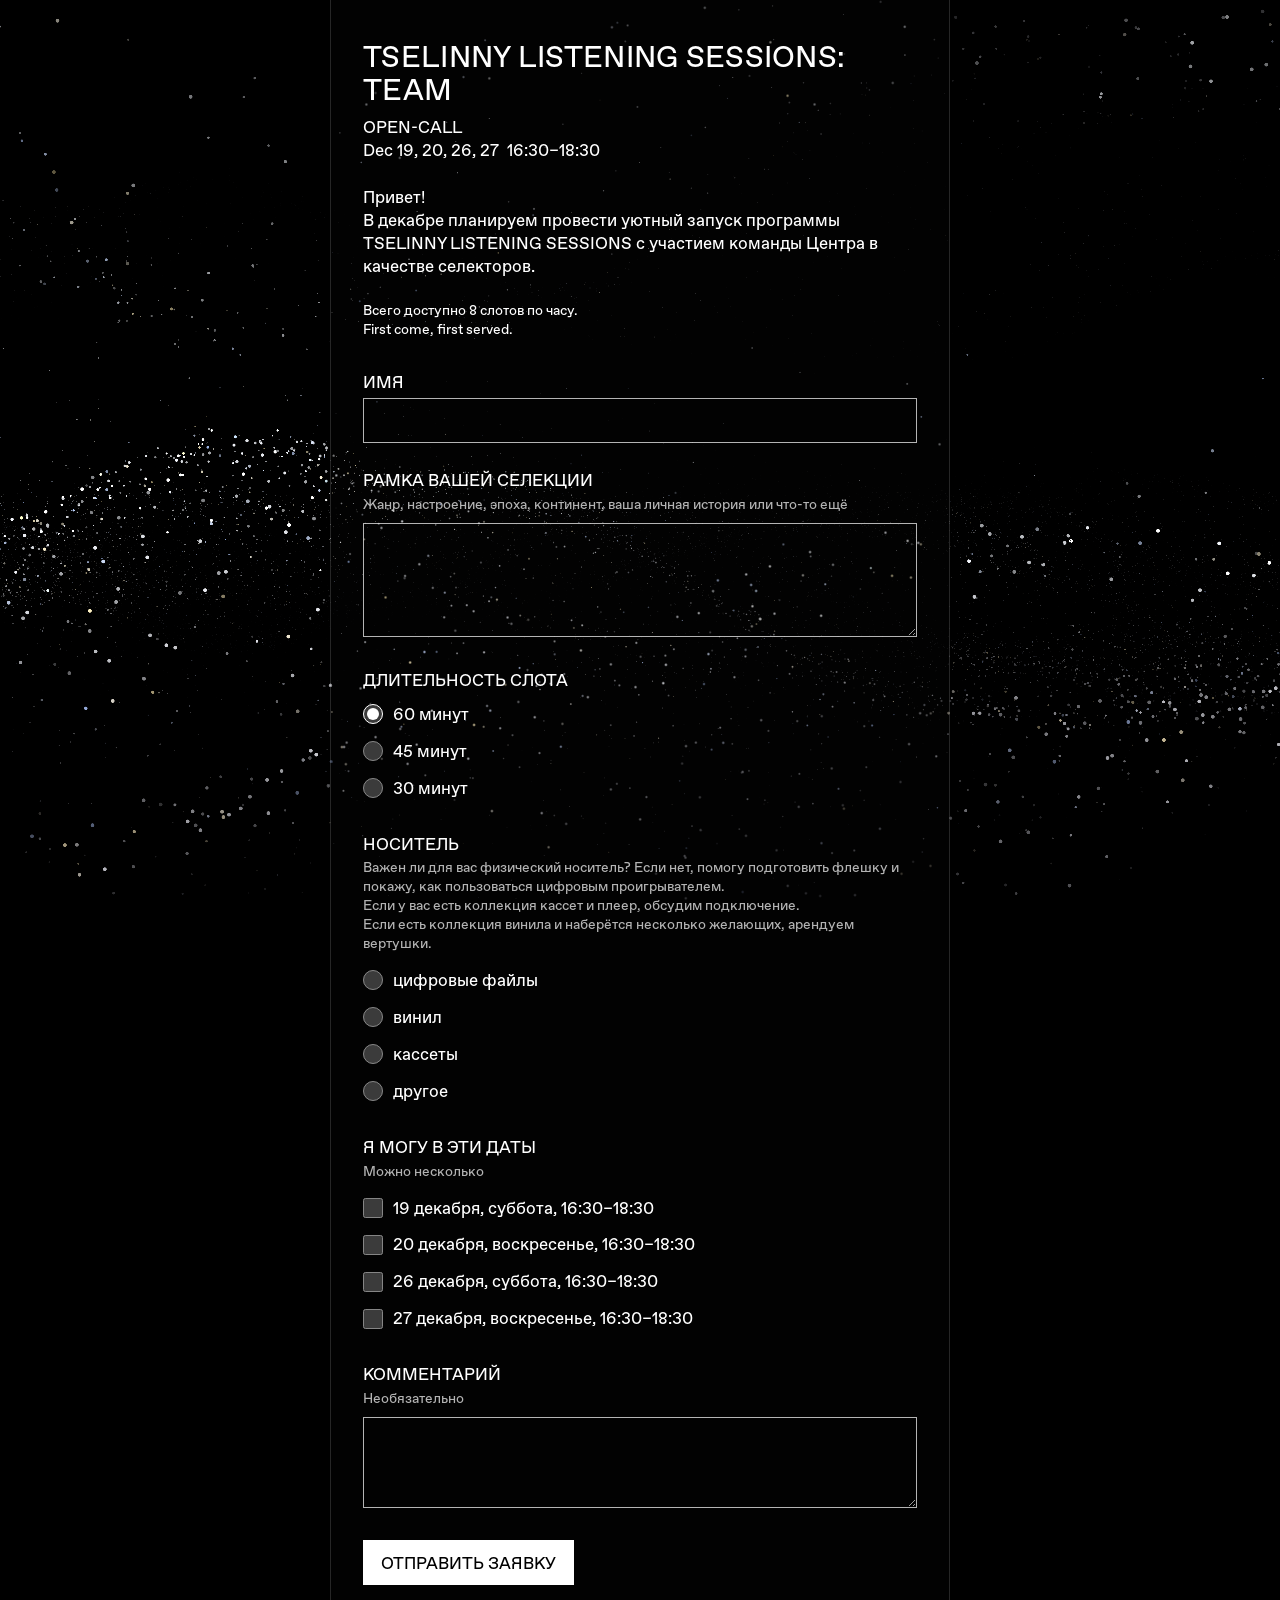
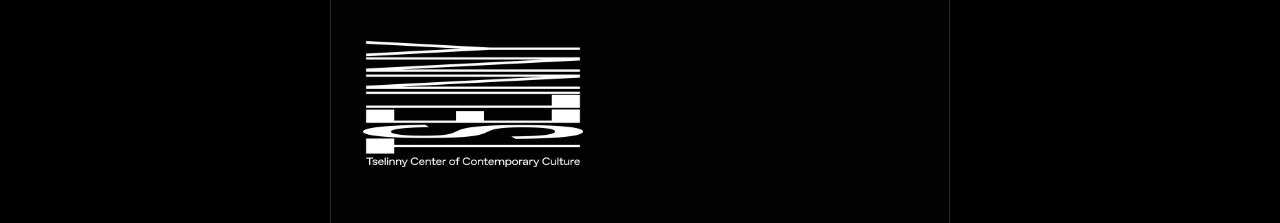
<file: TLSinvite/index.html>
<!doctype html>
<html lang="ru">
<head>
<meta charset="utf-8">
<meta name="viewport" content="width=device-width, initial-scale=1">
<meta name="robots" content="noindex, nofollow">
<title>Tselinny Listening Sessions: Team — open-call</title>
<link rel="stylesheet" href="style.css">
</head>
<body>
<main>
  <header>
    <h1>TSELINNY LISTENING SESSIONS: TEAM</h1>
    <p class="sub">OPEN-CALL<br>Dec 19, 20, 26, 27 &nbsp;16:30–18:30</p>
    <p class="intro">Привет!<br>В декабре планируем провести уютный запуск программы TSELINNY LISTENING SESSIONS с участием команды Центра в качестве селекторов.</p>
    <p class="seats" id="seats">Всего доступно 8 слотов по часу.
First come, first served.</p>
  </header>

  <section id="resume" class="note" hidden></section>

  <form id="f" novalidate>
    <label class="field" data-field="name">
      <span class="lbl">Имя</span>
      <input name="name" type="text" autocomplete="name" maxlength="200">
      <span class="err">Напишите имя</span>
    </label>

    <label class="field" data-field="frame">
      <span class="lbl">Рамка вашей селекции</span>
      <span class="hint">Жанр, настроение, эпоха, континент, ваша личная история или что-то ещё</span>
      <textarea name="frame" rows="4" maxlength="3000"></textarea>
      <span class="err">Опишите рамку хотя бы парой слов</span>
    </label>

    <fieldset class="field" data-field="duration">
      <legend class="lbl">Длительность слота</legend>
      <label class="opt"><input type="radio" name="duration" value="60 минут" checked> 60 минут</label>
      <label class="opt"><input type="radio" name="duration" value="45 минут"> 45 минут</label>
      <label class="opt"><input type="radio" name="duration" value="30 минут"> 30 минут</label>
    </fieldset>

    <fieldset class="field" data-field="carriers">
      <legend class="lbl">Носитель</legend>
      <span class="hint">Важен ли для вас физический носитель? Если нет, помогу подготовить флешку и покажу, как пользоваться цифровым проигрывателем.<br>Если у вас есть коллекция кассет и плеер, обсудим подключение.<br>Если есть коллекция винила и наберётся несколько желающих, арендуем вертушки.</span>
      <label class="opt"><input type="radio" name="carriers" value="цифровые файлы"> цифровые файлы</label>
      <label class="opt"><input type="radio" name="carriers" value="винил"> винил</label>
      <label class="opt"><input type="radio" name="carriers" value="кассеты"> кассеты</label>
      <label class="opt"><input type="radio" name="carriers" value="другое" id="c_other"> другое</label>
      <input name="carrierOther" id="c_other_text" type="text" maxlength="300" placeholder="что именно" hidden>
      <span class="err">Выберите вариант</span>
    </fieldset>

    <fieldset class="field" data-field="dates">
      <legend class="lbl">Я могу в эти даты</legend>
      <span class="hint">Можно несколько</span>
      <div id="dates"></div>
      <span class="err">Отметьте хотя бы одну дату</span>
    </fieldset>

    <label class="field" data-field="comment">
      <span class="lbl">Комментарий</span>
      <span class="hint">Необязательно</span>
      <textarea name="comment" rows="3" maxlength="3000"></textarea>
    </label>

    <button type="submit" id="send">Отправить заявку</button>
    <p id="status" class="status" hidden></p>

    <div id="fallback" class="note" hidden>
      <p>Не получилось достучаться до сервера. Заявка сохранена в этом браузере и отправится сама, когда вы снова откроете страницу.</p>
      <button type="button" id="fb_retry">Попробовать ещё раз</button>
    </div>
  </form>

  <section id="done" hidden>
    <p class="plaque">Спасибо, заявка записана!</p>
    <p id="done_text"></p>
    <p class="small">Если захотите что-то поменять, напишите Владу. <a href="#" id="again">Заполнить ещё одну заявку</a></p>
  </section>

  <footer><img src="img/tselinny_logo_white.png" alt="Tselinny Center of Contemporary Culture" width="640" height="368"></footer>
</main>
<script src="mountains.js" defer></script>
<script src="form.js"></script>
</body>
</html>
</file>
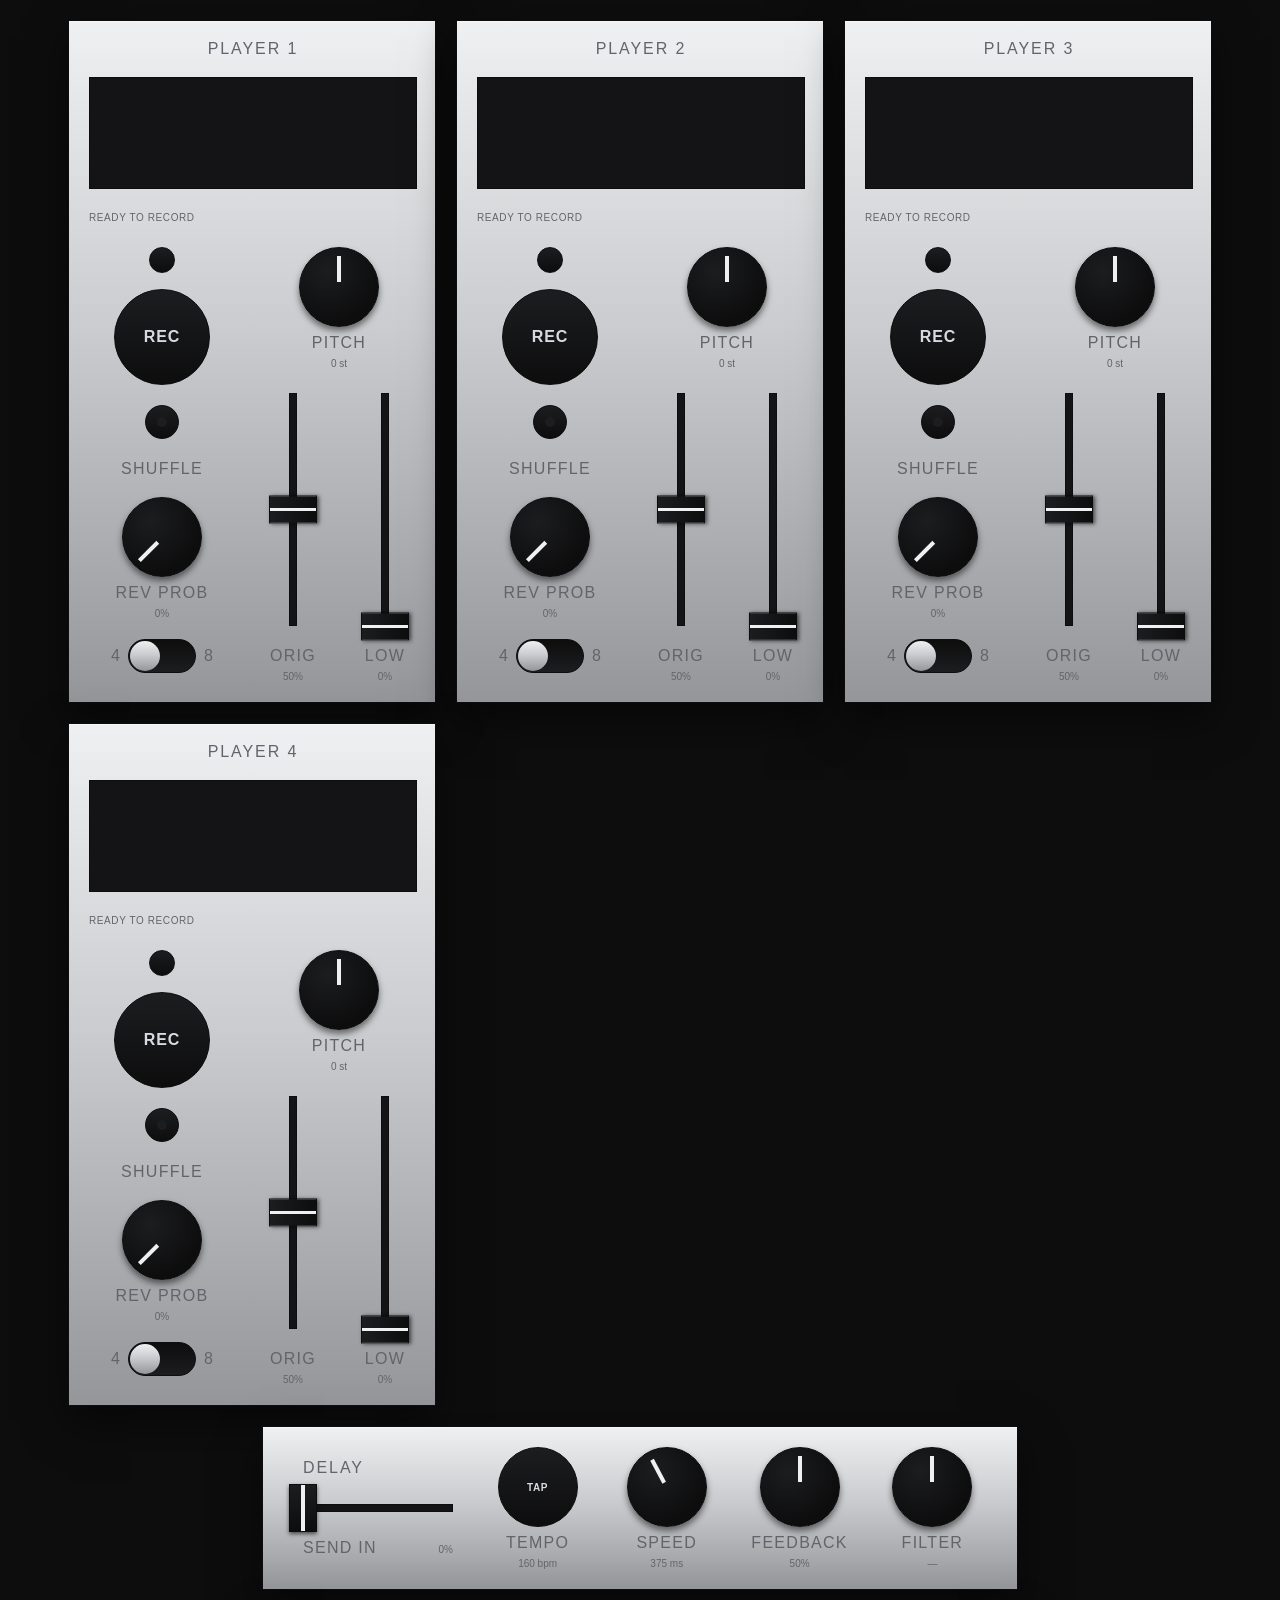
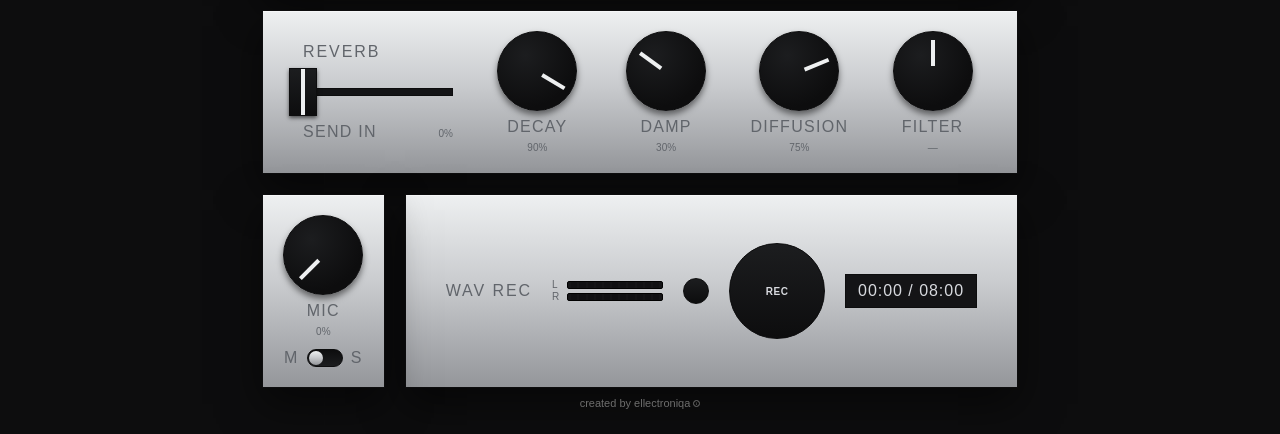
<file: webloooper/index.html>
<!DOCTYPE html>
<html lang="en">
<head>
  <meta charset="UTF-8" />
  <meta name="viewport" content="width=device-width, initial-scale=1, maximum-scale=1, user-scalable=no, viewport-fit=cover" />
  <title>Loooooper — granular looper in the browser | ellectroniqa</title>
  <meta name="description" content="A browser-based granular looper: four players record short clips from the microphone and loop them as grains with shuffle, reverse and an octave-down layer. Made by ellectroniqa, Almaty, Kazakhstan." />
  <meta name="apple-mobile-web-app-title" content="Loooooper" />

  <style>
    /* Rack-module skin borrowed from NEWRACK (brushed-aluminum panels on a
       black chassis, flat rectangular controls, no glow/rounded corners -
       LED state changes are flat color swaps only). */
    :root {
      color-scheme: dark;

      --metal-hi: #eef0f1;
      --metal: #cacccf;
      --metal-low: #94969a;
      --panel-gradient: linear-gradient(180deg, var(--metal-hi) 0%, var(--metal) 45%, var(--metal-low) 100%);

      --black: #0d0d0e;
      --black2: #1c1d1f;
      --groove: #141416;

      --ink: #26282c;
      --ink-muted: #61656b;
      --text: #d8dadf;

      --rec-red: #b23327;
      --rec-amber: #b28a27;
      --led-green: #3ecf6e;
      /* VU meter segment colors - same as SCDJ's mixer meters. */
      --led-yellow: #e8c93e;
      --led-red: #ff4d4d;
      --led-off: #101012;

      /* Mobile-first sizing (same convention as kladminweb: small/compact
         values are the default, a min-width media query below scales them
         up for desktop - not the other way around).

         Fit target: the whole page (4 players + delay + reverb + loop
         recorder) inside 390x664 CSS px with no scrolling - an iPhone
         12-15's Safari viewport with both toolbars showing (scrolling is
         locked, see body, so they never collapse). The first lever is
         control SIZE (knobs, buttons, waveform, fader cap); gaps were
         originally kept constant on purpose (shrinking them harder than the
         controls fit the screen but looked cramped), and still shrink less
         than the controls do - they only came down where the Pitch knob,
         4/8 switch and the FX/recorder rows made the page not fit at all. */
      --left-panel-gap: 5px;
      --fader-row-gap: 14px;
      --rec-group-gap: 4px;
      --tiny-gap: 3px;
      --panel-gap: 4px;
      --toggle-dot: 4px;

      --page-pad-y: 5px;
      --card-pad: 6px;
      --card-gap: 8px;
      --card-row-gap: 4px;
      --left-col: 70px;
      --fader-w: 30px;
      --fader-h: 58px;
      --fader-top-gap: 12px;
      --waveform-h: 20px;
      --knob-size: 20px;
      --rec-btn: 24px;
      --rec-led: 7px;
      --toggle-size: 11px;
      --players-gap: 6px;
      --vu-w: 400px;
      --fx-send-w: 90px;

      /* Fader groove + thumb - kept as variables (rather than fixed px)
         purely so desktop can be a genuine proportional scale-up, not
         just bigger controls with the same thin groove/small cap. */
      --track-h: 4px;
      --thumb-w: 12px;
      --thumb-h: 20px;
      --thumb-margin: calc((var(--track-h) - var(--thumb-h)) / 2);

      /* Two sizes only: --font-lg for the title and the control labels
         (REV PROB/ORIG/LOW/SHUFFLE) - what a control IS. --font-sm for
         everything that's a live readout or status (Ready to record,
         REC/STOP, gain-debug, the 0%/50% values) - what it's currently
         showing. */
      --font-lg: 8px;
      --font-sm: 5px;
      /* Labels/readouts sit at line-height 1 - the default ~1.15 adds dead
         space under every one of them, which adds up down a column. */
      --label-lh: 1;

      /* Right (fader) column width and overall card width, computed from
         the sizes above instead of measured from rendered content - grid
         `max-content` columns depend on the browser inferring an
         intrinsic size, which is exactly the kind of computed sizing
         that kept mismatching between Chrome and real Safari all
         session. calc() from known values is deterministic instead. */
      --right-col: calc(var(--fader-w) * 2 + var(--fader-row-gap));
      --card-w: calc(var(--card-pad) * 2 + var(--left-col) + var(--card-gap) + var(--right-col));
      /* Delay/reverb/recorder rows span exactly two player columns. */
      --fx-w: calc(var(--card-w) * 2 + var(--players-gap));
    }

    /* Desktop is a genuine 2x scale-up of every dimension - mobile
       (:root above) is untouched, this only overrides the same
       variables above a width no phone hits. */
    @media (min-width: 560px) {
      :root {
        --left-panel-gap: 20px;
        --fader-row-gap: 28px;
        --rec-group-gap: 16px;
        --tiny-gap: 8px;
        --panel-gap: 12px;
        --toggle-dot: 10px;

        --page-pad-y: 20px;
        --card-pad: 20px;
        --card-gap: 20px;
        --card-row-gap: 20px;
        --left-col: 152px;
        --fader-w: 64px;
        --fader-h: 233px;
        --fader-top-gap: 24px;
        --waveform-h: 112px;
        --knob-size: 80px;
        --rec-btn: 96px;
        --rec-led: 26px;
        --toggle-size: 34px;
        --players-gap: 20px;
        --vu-w: 760px;
        --fx-send-w: 150px;

        --track-h: 8px;
        --thumb-w: 28px;
        --thumb-h: 48px;

        --font-lg: 16px;
        --font-sm: 10px;
      }
    }

    * {
      box-sizing: border-box;
      -webkit-tap-highlight-color: transparent;
    }

    body > .eq-credit { margin: 8px 0 4px; }

    body {
      font-family: Arial, Helvetica, sans-serif;
      margin: 0;
      min-height: 100vh;
      background: var(--black);
      color: var(--text);
      overflow-x: hidden;
      padding: var(--page-pad-y) 10px;
      /* Kiosk-style lockdown (same convention as klmn/SCDJ):
         no pinch-zoom, no swipe-back/overscroll bounce, no page panning,
         no accidental text selection or long-press callouts while playing
         on a phone. Interactive controls (knob, faders) still work - they
         handle their own drag via pointer events / native slider behavior,
         which isn't blocked by this. The 2x2 grid is sized to fit a phone
         screen exactly (see the --card-* variables above), so there's
         nothing to scroll to - touch-action:none instead of pan-y, since
         a lingering ability to scroll was catching stray drags near card
         edges instead of doing nothing. */
      overscroll-behavior: none;
      touch-action: none;
      user-select: none;
      -webkit-user-select: none;
      -webkit-touch-callout: none;
    }

    /* Same convention as SCDJ/kladminweb: no JS measuring, no forced
       exact-fit scaling - just native CSS reflow. auto-fit lets the grid
       show 2 columns when there's room and drop to 1 column (page then
       simply scrolls vertically, same as kladminweb's stage) when there
       isn't, at any viewport width, with zero computation on our side. */
    .players {
      /* auto-fit only resolves to more than 1 track when the grid has a
         definite width to measure against - body is normal block flow
         (not flex), so this 100% resolves against its definite content
         width instead of an indefinite shrink-to-fit size. Cards are sized
         (via the --card-* variables above) to comfortably fit 2 columns
         at any real phone width, so auto-fit here is just a safety net for
         unusually narrow viewports, not the primary mobile strategy. */
      width: 100%;
      display: grid;
      grid-template-columns: repeat(auto-fit, var(--card-w));
      gap: var(--players-gap);
      justify-content: center;
    }

    /* Two-column split inside each card: left column stacks
       rec/shuffle/reverse, right column holds the fader pair. Both track
       widths are explicit (var(--left-col), var(--right-col)) rather than
       max-content, so the card's real width always matches --card-w
       exactly - a max-content column measures the row's tallest/widest
       *content*, and on real Safari that measurement came out wider than
       intended (rotated range input, knob pointer, etc.), overflowing the
       fixed-width card and throwing off centering/spacing between cards. */
    .controls {
      width: var(--card-w);
      min-width: 0;
      display: grid;
      grid-template-columns: var(--left-col) var(--right-col);
      column-gap: var(--card-gap);
      row-gap: var(--card-row-gap);
      padding: var(--card-pad);
      border: 1px solid var(--black);
      background: var(--panel-gradient);
      box-shadow: inset 0 1px 0 rgba(255, 255, 255, .5), 0 16px 40px rgba(0, 0, 0, 0.5);
      color: var(--ink);
      align-items: start;
    }

    .player-title {
      grid-column: 1 / -1;
      line-height: var(--label-lh);
      text-align: center;
      font-size: var(--font-lg);
      letter-spacing: 0.12em;
      text-transform: uppercase;
      color: var(--ink-muted);
    }

    /* Waveform display: recessed dark "screen" set into the metal panel.
       min-width:0 overrides the grid item's default min-width:auto (which
       floors it at its content's intrinsic size) - without it, the canvas'
       intrinsic pixel buffer (set in JS to cssWidth*devicePixelRatio, which
       can be 300-450px+ on a high-DPI phone) forces this whole column - and
       every ancestor up to .controls - to grow to fit it, instead of the
       canvas shrinking to fit the column via width:100% like it's supposed
       to. */
    .waveform-panel {
      grid-column: 1 / -1;
      min-width: 0;
      display: flex;
      flex-direction: column;
      gap: var(--panel-gap);
    }

    canvas.waveform {
      display: block;
      width: 100%;
      max-width: 100%;
      height: var(--waveform-h);
      background: var(--groove);
      border: 1px solid var(--black);
    }

    .waveform-meta {
      line-height: var(--label-lh);
      font-size: var(--font-sm);
      text-transform: uppercase;
      letter-spacing: 0.06em;
      color: var(--ink-muted);
      font-variant-numeric: tabular-nums;
    }

    /* Live per-lane gain readout - debug aid, kept tiny/unobtrusive. One
       column per waveform quarter, so each number sits under the middle
       of the segment it belongs to. */
    /* Hidden on phones - it's a debug aid, and its row is height the
       mobile fit target (see :root) doesn't have. */
    .gain-debug {
      display: none;
      grid-template-columns: repeat(4, 1fr);
      font-size: var(--font-sm);
      color: var(--ink-muted);
      font-variant-numeric: tabular-nums;
      opacity: 0.75;
    }

    @media (min-width: 560px) {
      .gain-debug {
        display: grid;
      }
    }

    .gain-debug span {
      text-align: center;
    }

    /* The rec button/knob are centered within --left-col via
       align-items:center, but --left-col is wider than that content -
       leaving visible slack before it - while the fader pair on the
       right exactly fills --right-col with none. That reads as a big
       gap before the knob and almost none after the LOW fader. Nudging
       just this row (not .player-title/.waveform-panel, which span the
       full card width and need to stay symmetric) left by the same
       amount on both sides balances it without changing the card's own
       padding or overall width. */
    .left-panel {
      display: flex;
      flex-direction: column;
      align-items: center;
      justify-content: flex-start;
      gap: var(--left-panel-gap);
      padding-top: 4px;
      margin-left: -6px;
    }

    /* Pitch knob on top, centered over the Orig/Low pair, then the faders.
       The left column now ends with the low 4/8 switch row instead of the
       Pitch knob, so it's short - and --fader-h is picked so the ORIG/LOW
       labels sit on the same line as the 4/8 switch (label center = switch
       center), which is what sets the card's height. */
    .right-panel {
      width: 100%;
      min-width: 0;
      display: flex;
      flex-direction: column;
      align-items: center;
      /* The fader cap overhangs the groove by --thumb-w / 2 at the top of
         its travel (see .mixer-fader-track input); --fader-top-gap is
         chosen well above that, so a fader pushed all the way up never
         touches the Pitch readout above it, with visible air between. */
      gap: var(--fader-top-gap);
      justify-content: flex-start;
      padding-top: 4px;
      margin-right: 6px;
    }

    .rec-group {
      display: flex;
      flex-direction: column;
      align-items: center;
      gap: var(--rec-group-gap);
    }

    .rack-btn {
      min-width: 56px;
      height: 34px;
      padding: 0 12px;
      border: 1px solid var(--black);
      background: linear-gradient(180deg, var(--black2), var(--black));
      color: var(--text);
      font-family: inherit;
      font-size: 12px;
      font-weight: bold;
      text-transform: uppercase;
      letter-spacing: 0.06em;
      cursor: pointer;
    }

    .rack-btn:disabled {
      opacity: 0.4;
      cursor: not-allowed;
    }

    /* Single round transport button - text swaps Rec/Stop/... instead of
       two separate buttons. Round like a real hardware transport button. */
    .rack-btn-round {
      width: var(--rec-btn);
      height: var(--rec-btn);
      min-width: 0;
      padding: 0;
      border-radius: 50%;
      font-size: var(--font-lg);
    }

    /* REC LED: flat lit/unlit color swap, no glow halo. */
    .rec-led {
      display: inline-block;
      width: var(--rec-led);
      height: var(--rec-led);
      border-radius: 50%;
      background: linear-gradient(180deg, var(--black2), var(--black));
      border: 1px solid var(--black);
      flex-shrink: 0;
    }

    .rec-led.on {
      background: var(--rec-red);
    }

    .rec-led.busy {
      background: var(--rec-amber);
    }

    .fader-row {
      display: flex;
      gap: var(--fader-row-gap);
      justify-content: center;
    }

    .fader-col {
      display: flex;
      flex-direction: column;
      align-items: center;
      gap: var(--tiny-gap);
    }

    .knob-label {
      line-height: var(--label-lh);
      font-size: var(--font-lg);
      text-transform: uppercase;
      letter-spacing: 0.08em;
      color: var(--ink-muted);
      text-align: center;
    }

    /* --fader-h was shrunk by exactly thumb-w/2 so the cap's overhang at
       the extremes (see .mixer-fader-track input[type=range] above)
       lands where the cap's edge used to sit before that overhang was
       added, instead of reaching further down into this label. That
       shrink also pulled the label itself up by the same amount (it
       follows the now-shorter wrapper in normal flow) - this margin
       pushes it back down by that same thumb-w/2, so its position ends
       up exactly where it was originally, unaffected by either change. */
    .fader-col > .knob-label {
      margin-top: calc(var(--thumb-w) / 2);
    }

    /* Vertical mixer fader: a normal horizontal <input type=range> rotated
       -90deg inside a fixed-size wrapper, same trick as NEWRACK's mixer.
       --fader-h is picked (at each breakpoint) so the "Orig"/"Low" labels
       underneath land at the same vertical position as "Rev prob" at the
       bottom of the left column (rec-group + shuffle + knob-group stack). */
    .mixer-fader-track {
      position: relative;
      width: var(--fader-w);
      height: var(--fader-h);
    }

    /* The visible groove is a plain, non-rotated div - NOT the native
       ::-webkit-slider-runnable-track. Chrome silently ignores an
       explicit `width` on that pseudo-element (verified on a real
       render: setting it to --fader-h did nothing, the track kept
       painting at the full width of whatever the input's own box was) -
       there's no reliable way to decouple the native track's rendered
       length from the input's own size. This div is a real DOM node, so
       its size is exactly --track-h x 100% of the wrapper, period,
       regardless of what the (now-hidden) native track does. */
    .fader-groove {
      position: absolute;
      top: 0;
      left: 50%;
      transform: translateX(-50%);
      width: var(--track-h);
      height: 100%;
      background: repeating-linear-gradient(180deg, var(--groove), var(--groove) 2px, transparent 2px, transparent 10px), var(--groove);
      border: 1px solid var(--black);
      pointer-events: none;
    }

    /* This <input> is position:absolute, out of flow - its size never
       affects page layout (the .mixer-fader-track wrapper it's centered
       in stays exactly --fader-w x --fader-h regardless). Widened by
       --thumb-w (split evenly by the existing centered
       translate(-50%,-50%)) so the thumb's clamped-inside-the-input
       center - where the white grip line sits - reaches the wrapper's
       true edges instead of stopping half a thumb-width short. Its own
       native track is now invisible (see below) - the groove above is
       what's actually seen - so widening this has no visual effect on
       the groove; only the cap (wider than the groove, same as real
       hardware) paints past the wrapper at the extremes. */
    .mixer-fader-track input[type="range"] {
      position: absolute;
      top: 50%;
      left: 50%;
      width: calc(var(--fader-h) + var(--thumb-w));
      height: var(--fader-w);
      margin: 0;
      transform: translate(-50%, -50%) rotate(-90deg);
      touch-action: none;
    }

    /* Round toggle button (shuffle): dark housing always stays dark - only
       a small inset LED dot (::after) lights up green when on, instead of
       flooding the whole button with color. Centered via flex (not
       top/left:50% + translate(-50%)) - that transform trick computes a
       half-pixel center on this 17px (odd) box, which browsers can round
       asymmetrically. The dot is 5px, also odd, so (17-5)/2 = 6px lands
       on a whole pixel each side either way - flex centering just avoids
       relying on subpixel math to get there. */
    .mixer-toggle {
      width: var(--toggle-size);
      height: var(--toggle-size);
      border-radius: 50%;
      border: 1px solid var(--black);
      background: linear-gradient(180deg, var(--black2), var(--black));
      cursor: pointer;
      padding: 0;
      flex-shrink: 0;
      display: flex;
      align-items: center;
      justify-content: center;
    }

    .mixer-toggle::after {
      content: "";
      width: var(--toggle-dot);
      height: var(--toggle-dot);
      border-radius: 50%;
      background: var(--black2);
    }

    .mixer-toggle.active::after {
      background: var(--led-green);
    }

    /* 4/8 slice switch: a two-position slide toggle - dark slot, metal cap
       that sits left at "4" and right at "8". The cap is (toggle-size - 4)
       wide with 1px of slot showing on each side, and travels exactly one
       toggle-size, so both positions have the same 1px margin to the slot
       edge. The "4"/"8" marks next to it say which side is which. */
    .slice-row {
      display: flex;
      align-items: center;
      gap: var(--tiny-gap);
    }

    .slice-mark {
      font-size: var(--font-lg);
      line-height: var(--label-lh);
      color: var(--ink-muted);
      font-variant-numeric: tabular-nums;
    }

    .slice-switch {
      position: relative;
      width: calc(var(--toggle-size) * 2);
      height: var(--toggle-size);
      padding: 0;
      border: 1px solid var(--black);
      border-radius: var(--toggle-size);
      background: linear-gradient(180deg, var(--black), var(--black2));
      cursor: pointer;
      flex-shrink: 0;
    }

    .slice-switch::after {
      content: "";
      position: absolute;
      top: 1px;
      left: 1px;
      width: calc(var(--toggle-size) - 4px);
      height: calc(var(--toggle-size) - 4px);
      border-radius: 50%;
      background: var(--panel-gradient);
      transition: transform 0.08s ease-out;
    }

    .slice-switch.on::after {
      transform: translateX(var(--toggle-size));
    }

    /* Rotary knob (reverse probability) - ported from NEWRACK's makeKnob:
       vertical-drag-to-turn, --deg rotates the ::after indicator line. */
    .knob-group {
      display: flex;
      flex-direction: column;
      align-items: center;
      gap: var(--tiny-gap);
    }

    .knob {
      width: var(--knob-size);
      height: var(--knob-size);
      border-radius: 50%;
      position: relative;
      cursor: ns-resize;
      touch-action: none;
      background: radial-gradient(circle at 35% 30%, var(--black2), var(--black) 70%);
      border: 1px solid var(--black);
      box-shadow: 0 4px 6px rgba(0, 0, 0, .5);
    }

    .knob::after {
      content: "";
      position: absolute;
      left: 50%;
      top: calc(var(--knob-size) * 0.1);
      width: 4px;
      height: calc(var(--knob-size) * 0.325);
      background: var(--metal-hi);
      transform-origin: 50% calc(var(--knob-size) * 0.4);
      transform: translateX(-50%) rotate(var(--deg, -135deg));
    }

    .knob-value {
      line-height: var(--label-lh);
      font-size: var(--font-sm);
      color: var(--ink-muted);
      font-variant-numeric: tabular-nums;
      text-align: center;
    }

    input[type="range"] {
      -webkit-appearance: none;
      appearance: none;
      width: 110px;
      height: 34px;
      background: transparent;
      cursor: pointer;
    }

    /* Invisible - the real, visible groove is .fader-groove (a plain div
       decoupled from the input's own size). This native track still has
       to exist with the right height, since the thumb's margin-top is
       computed relative to it (see --thumb-margin), just not painted. */
    input[type="range"]::-webkit-slider-runnable-track {
      height: var(--track-h);
      background: transparent;
      border: none;
    }

    input[type="range"]::-moz-range-track {
      height: var(--track-h);
      background: transparent;
      border: none;
    }

    /* Fader cap: long axis perpendicular to travel, like a real fader cap.
       The .mixer-fader-track ancestor's rotate(-90deg) turns it sideways
       for the vertical faders; the grip-groove gradient direction is
       pre-rotated (90deg vs 180deg) so it still reads horizontal afterward. */
    input[type="range"]::-webkit-slider-thumb {
      -webkit-appearance: none;
      appearance: none;
      width: var(--thumb-w);
      height: var(--thumb-h);
      margin-top: var(--thumb-margin);
      background:
        linear-gradient(180deg, transparent 44%, var(--metal-hi) 44%, var(--metal-hi) 56%, transparent 56%),
        linear-gradient(180deg, var(--black2), var(--black));
      border: 1px solid var(--black);
      box-shadow: 0 2px 4px rgba(0, 0, 0, .6);
      cursor: pointer;
    }

    input[type="range"]::-moz-range-thumb {
      width: var(--thumb-w);
      height: var(--thumb-h);
      background:
        linear-gradient(180deg, transparent 44%, var(--metal-hi) 44%, var(--metal-hi) 56%, transparent 56%),
        linear-gradient(180deg, var(--black2), var(--black));
      border: 1px solid var(--black);
      box-shadow: 0 2px 4px rgba(0, 0, 0, .6);
      cursor: pointer;
    }

    .mixer-fader-track input[type="range"]::-webkit-slider-thumb {
      background:
        linear-gradient(90deg, transparent 44%, var(--metal-hi) 44%, var(--metal-hi) 56%, transparent 56%),
        linear-gradient(180deg, var(--black2), var(--black));
    }

    .mixer-fader-track input[type="range"]::-moz-range-thumb {
      background:
        linear-gradient(90deg, transparent 44%, var(--metal-hi) 44%, var(--metal-hi) 56%, transparent 56%),
        linear-gradient(180deg, var(--black2), var(--black));
    }

    /* Delay / reverb / loop recorder: low, wide blocks under the players,
       each exactly as wide as two player columns (--fx-w). Wrapping flex
       row, centered like the player grid: when 4 players fit across
       (desktop), delay + reverb fit side by side under them - columns 1-2
       and 3-4, same gap - and when they don't (phone, or a 3-column
       desktop) each one wraps onto its own line. No breakpoint needed, the
       same width math as the player grid decides it. max-width keeps them
       inside the page if the players ever drop to a single column. */
    .fx-rack {
      display: flex;
      flex-wrap: wrap;
      justify-content: center;
      gap: var(--players-gap);
      margin-top: var(--players-gap);
    }

    /* Send fader on the left at a fixed (shrinkable) --fx-send-w, then the
       knobs: each knob group takes an equal share of the remaining width
       and centers itself in it, so 2 or 3 knobs spread evenly. */
    .fx-block {
      width: var(--fx-w);
      max-width: 100%;
      display: flex;
      align-items: center;
      column-gap: calc(var(--card-gap) * 2);
      padding: var(--card-pad) calc(var(--card-pad) * 2);
      border: 1px solid var(--black);
      background: var(--panel-gradient);
      box-shadow: inset 0 1px 0 rgba(255, 255, 255, .5), 0 16px 40px rgba(0, 0, 0, 0.5);
      color: var(--ink);
    }

    /* Left part of a row: name, the Send in fader, its label + value. */
    .fx-block > .knob-group {
      flex: 1 1 0;
    }

    .fx-send {
      flex: 0 1 var(--fx-send-w);
      display: flex;
      flex-direction: column;
      gap: var(--tiny-gap);
      min-width: 0;
    }

    .fx-title {
      font-size: var(--font-lg);
      line-height: var(--label-lh);
      letter-spacing: 0.12em;
      text-transform: uppercase;
      color: var(--ink-muted);
    }

    .fx-send-meta {
      display: flex;
      justify-content: space-between;
      align-items: baseline;
    }

    /* Tap button sized like a knob, so it lines up with the knob next to
       it (same height => same label/value rows underneath). */
    .rack-btn-round.tap-btn {
      width: var(--knob-size);
      height: var(--knob-size);
      font-size: var(--font-sm);
    }

    /* Loop recorder row: title, LED, Rec/Stop, elapsed / max time. */
    /* Bottom row: always its own line under the effects, exactly as wide
       as the effects row above it: two blocks side by side (= 4 players)
       when they fit, one block (= 2 players) when they wrap. "They fit" is
       100% (the rack's width) >= 2 * --fx-w + gap - the same condition the
       wrap itself follows. The clamp() turns that into a step: its middle
       term is hugely negative (-> 0) below the threshold and hugely
       positive (-> capped at --fx-w + gap) above it, so the width is
       either --fx-w or 2 * --fx-w + gap, nothing in between. The row
       above is then full, so this row always wraps onto its own line;
       min(100%) keeps it inside the page if even one block doesn't fit.

       Inside it: the MIC module on the left, exactly 1/6 of the row
       (minus the gap), and WAV REC taking the rest. The 1/6 is an
       explicit flex-basis, not a 1 : 5 flex-grow split - grow ratios only
       divide the space left after each block's own padding, which made the
       small block come out at ~1/5 instead. */
    .bottom-row {
      width: min(100%, calc(var(--fx-w) + clamp(0px, (100% - var(--fx-w) * 2 - var(--players-gap)) * 1000, var(--fx-w) + var(--players-gap))));
      display: flex;
      gap: var(--players-gap);
    }

    .bottom-row > .fx-block {
      width: auto;
      min-width: 0;
    }

    /* MIC: live mic straight into the mix, bypassing the loopers - level
       knob + MONO/STEREO slide switch (same switch as 4/8), centered. They
       sit side by side when the module is wide enough (wide desktop) and
       wrap one under the other when it isn't (phone, 3-column desktop).
       Horizontal padding is the plain --card-pad (the other FX blocks use
       2x) - this module is only 1/6 of the row and needs the width. */
    .mic-module {
      flex: 0 0 calc((100% - var(--players-gap)) / 6);
      padding-left: var(--card-pad);
      padding-right: var(--card-pad);
      container-type: inline-size;
      flex-wrap: wrap;
      justify-content: center;
      align-content: center;
      gap: var(--panel-gap) var(--card-gap);
    }

    /* Undo .fx-block > .knob-group's flex: 1 1 0 here - stretched to the
       full module width, the knob group always pushed the toggle onto a
       second line, even when there was room beside it. */
    .mic-module > .knob-group {
      flex: none;
    }

    /* MONO / STEREO marks: full words only when the module itself is wide
       enough to hold "MONO [switch] STEREO" on one line (a container query
       on .mic-module, so it follows the module's real width, not the
       screen's); otherwise just M / S. */
    .mic-mode-row .slice-mark {
      text-transform: uppercase;
      letter-spacing: 0.08em;
    }

    .mic-mode-row .mark-long {
      display: none;
    }

    /* On desktop the module is 81px inside at 1280 (3 players across) -
       the full-size 68px switch didn't fit even with just M / S, so the
       switch is smaller here than the 4/8 one: 36 x 18. */
    @media (min-width: 560px) {
      .mic-module {
        --toggle-size: 18px;
      }
    }

    @container (min-width: 180px) {
      .mic-mode-row .mark-long {
        display: inline;
      }

      .mic-mode-row .mark-short {
        display: none;
      }
    }

    .loop-rec {
      flex: 1 1 0;
      display: flex;
      align-items: center;
      gap: var(--card-gap);
    }

    /* Three zones: title | VU meter | LED + Rec + time. The two side
       zones share the leftover space 1 : 1.25, so the meter (fixed
       --vu-w, shrinking only if the row is too narrow) sits a little left
       of the block's center. min-width:auto on the side zones keeps their
       content intact - only the meter gives way. */
    .loop-rec .fx-title {
      flex: 1 1 0;
    }

    .loop-rec-controls {
      flex: 1.25 1 0;
      display: flex;
      align-items: center;
      justify-content: flex-end;
      gap: var(--card-gap);
    }

    /* Never squeezed by the meter: a shrunk flex item turned the round Rec
       button into an oval and wrapped the time onto two lines. */
    .loop-rec-controls > *,
    .loop-rec .fx-title {
      flex-shrink: 0;
      white-space: nowrap;
    }

    /* Stereo VU meter, horizontal take on SCDJ's LED-segment meters: L over
       R, each a recessed groove of small flat square segments (no glow) -
       green from the left, yellow, then red at the right end. Wants
       --vu-w, and is the one thing in the row that shrinks when the row
       is narrower (phone, 3-column desktop). */
    .vu-meter {
      flex: 0 1 var(--vu-w);
      min-width: 0;
      display: grid;
      grid-template-columns: auto minmax(0, 1fr);
      align-items: center;
      column-gap: var(--tiny-gap);
      row-gap: 2px;
    }

    .vu-ch {
      font-size: var(--font-sm);
      line-height: var(--label-lh);
      color: var(--ink-muted);
    }

    /* Same box as SCDJ's .mx-meter, turned sideways: 8px thick (6px
       segments + 1px border each side), 3px padding along the bar, none
       across, #000 border, 2px gaps. main.js picks the segment count from
       the bar's length so each segment stays a ~6px square (SCDJ: 6 x
       6.7px) - a longer bar just holds more of them. */
    .vu-bar {
      display: flex;
      gap: 2px;
      height: 8px;
      padding: 0 3px;
      background: var(--groove);
      border: 1px solid #000;
      border-radius: 2px;
    }

    .vu-seg {
      flex: 1;
      border-radius: 1px;
      background: var(--led-off);
    }

    .vu-seg.on-g { background: var(--led-green); }
    .vu-seg.on-y { background: var(--led-yellow); }
    .vu-seg.on-r { background: var(--led-red); }

    .loop-rec-btn {
      font-size: var(--font-sm);
    }

    .loop-rec-time {
      padding: var(--tiny-gap) var(--panel-gap);
      background: var(--groove);
      border: 1px solid var(--black);
      color: var(--text);
      font-size: var(--font-lg);
      line-height: var(--label-lh);
      font-variant-numeric: tabular-nums;
      letter-spacing: 0.06em;
    }

    /* Horizontal fader: same decoupled-groove approach as the vertical
       ones (see FADER_SPEC.md), just without the rotation - the visible
       groove is the div, the native input is widened by --thumb-w so the
       cap's grip line reaches the groove's true ends. */
    .hfader-track {
      position: relative;
      width: 100%;
      height: var(--thumb-h);
    }

    .hfader-track .fader-groove {
      top: 50%;
      left: 0;
      transform: translateY(-50%);
      width: 100%;
      height: var(--track-h);
      background: repeating-linear-gradient(90deg, var(--groove), var(--groove) 2px, transparent 2px, transparent 10px), var(--groove);
    }

    .hfader-track input[type="range"] {
      position: absolute;
      top: 50%;
      left: 50%;
      width: calc(100% + var(--thumb-w));
      height: var(--thumb-h);
      margin: 0;
      transform: translate(-50%, -50%);
      touch-action: none;
    }

    /* Not rotated, so the grip line needs the 90deg (vertical) gradient
       directly - same end result as the rotated vertical faders' cap. */
    .hfader-track input[type="range"]::-webkit-slider-thumb {
      background:
        linear-gradient(90deg, transparent 44%, var(--metal-hi) 44%, var(--metal-hi) 56%, transparent 56%),
        linear-gradient(180deg, var(--black2), var(--black));
    }

    .hfader-track input[type="range"]::-moz-range-thumb {
      background:
        linear-gradient(90deg, transparent 44%, var(--metal-hi) 44%, var(--metal-hi) 56%, transparent 56%),
        linear-gradient(180deg, var(--black2), var(--black));
    }

  </style>
</head>

<body>
<h1 style="position:absolute;width:1px;height:1px;margin:-1px;padding:0;border:0;overflow:hidden;clip:rect(0 0 0 0);white-space:nowrap">Loooooper — granular looper in the browser</h1>

  <template id="player-template">
    <div class="controls">
      <div class="player-title" data-role="player-title"></div>

      <div class="waveform-panel">
        <canvas class="waveform" data-role="waveform" width="320" height="112"></canvas>
        <div class="gain-debug" data-role="gainDebug"></div>
        <div class="waveform-meta" data-role="durationLabel">Ready to record</div>
      </div>

      <div class="left-panel">
        <div class="rec-group">
          <span class="rec-led" data-role="recLed"></span>
          <button class="rack-btn rack-btn-round" data-role="recStop" type="button">Rec</button>
        </div>

        <div class="fader-col">
          <button class="mixer-toggle" data-role="shuffle" type="button"></button>
          <div class="knob-label">Shuffle</div>
        </div>

        <div class="knob-group">
          <div class="knob" data-role="reverseProbabilityKnob"></div>
          <span class="knob-label">Rev prob</span>
          <span class="knob-value"></span>
        </div>

        <div class="slice-row">
          <span class="slice-mark">4</span>
          <button class="slice-switch" data-role="sliceSwitch" type="button"></button>
          <span class="slice-mark">8</span>
        </div>
      </div>

      <div class="right-panel">
        <div class="knob-group">
          <div class="knob" data-role="pitchKnob"></div>
          <span class="knob-label">Pitch</span>
          <span class="knob-value"></span>
        </div>

        <div class="fader-row">
          <div class="fader-col">
            <div class="mixer-fader-track">
              <div class="fader-groove"></div>
              <input data-role="volumeOriginal" type="range" min="0" max="4" step="0.01" value="2" />
            </div>
            <div class="knob-label">Orig</div>
            <span class="knob-value" data-role="volumeOriginalValue">50%</span>
          </div>

          <div class="fader-col">
            <div class="mixer-fader-track">
              <div class="fader-groove"></div>
              <input data-role="volumeOctave" type="range" min="0" max="4" step="0.01" value="0" />
            </div>
            <div class="knob-label">Low</div>
            <span class="knob-value" data-role="volumeOctaveValue">0%</span>
          </div>
        </div>
      </div>
    </div>
  </template>

  <div id="players" class="players"></div>

  <div class="fx-rack">
    <div class="fx-block">
      <div class="fx-send">
        <div class="fx-title">Delay</div>
        <div class="hfader-track">
          <div class="fader-groove"></div>
          <input id="delaySend" type="range" min="0" max="1" step="0.01" value="0" />
        </div>
        <div class="fx-send-meta">
          <span class="knob-label">Send in</span>
          <span class="knob-value" id="delaySendValue">0%</span>
        </div>
      </div>
      <div class="knob-group">
        <button class="rack-btn rack-btn-round tap-btn" id="delayTap" type="button">Tap</button>
        <span class="knob-label">Tempo</span>
        <span class="knob-value" id="delayTempoValue"></span>
      </div>
      <div class="knob-group">
        <div class="knob" id="delaySpeedKnob"></div>
        <span class="knob-label">Speed</span>
        <span class="knob-value"></span>
      </div>
      <div class="knob-group">
        <div class="knob" id="delayFeedbackKnob"></div>
        <span class="knob-label">Feedback</span>
        <span class="knob-value"></span>
      </div>
      <div class="knob-group">
        <div class="knob" id="delayFilterKnob"></div>
        <span class="knob-label">Filter</span>
        <span class="knob-value"></span>
      </div>
    </div>

    <div class="fx-block">
      <div class="fx-send">
        <div class="fx-title">Reverb</div>
        <div class="hfader-track">
          <div class="fader-groove"></div>
          <input id="reverbSend" type="range" min="0" max="1" step="0.01" value="0" />
        </div>
        <div class="fx-send-meta">
          <span class="knob-label">Send in</span>
          <span class="knob-value" id="reverbSendValue">0%</span>
        </div>
      </div>
      <div class="knob-group">
        <div class="knob" id="reverbDecayKnob"></div>
        <span class="knob-label">Decay</span>
        <span class="knob-value"></span>
      </div>
      <div class="knob-group">
        <div class="knob" id="reverbDampKnob"></div>
        <span class="knob-label">Damp</span>
        <span class="knob-value"></span>
      </div>
      <div class="knob-group">
        <div class="knob" id="reverbDiffusionKnob"></div>
        <span class="knob-label">Diffusion</span>
        <span class="knob-value"></span>
      </div>
      <div class="knob-group">
        <div class="knob" id="reverbFilterKnob"></div>
        <span class="knob-label">Filter</span>
        <span class="knob-value"></span>
      </div>
    </div>

    <div class="bottom-row">
      <div class="fx-block mic-module">
        <div class="knob-group">
          <div class="knob" id="micLevelKnob"></div>
          <span class="knob-label">Mic</span>
          <span class="knob-value"></span>
        </div>
        <div class="slice-row mic-mode-row">
          <span class="slice-mark"><span class="mark-long">Mono</span><span class="mark-short">M</span></span>
          <button class="slice-switch" id="micMono" type="button"></button>
          <span class="slice-mark"><span class="mark-long">Stereo</span><span class="mark-short">S</span></span>
        </div>
      </div>

      <div class="fx-block loop-rec">
        <div class="fx-title">Wav rec</div>
        <div class="vu-meter">
          <span class="vu-ch">L</span>
          <div class="vu-bar" id="vuL"></div>
          <span class="vu-ch">R</span>
          <div class="vu-bar" id="vuR"></div>
        </div>
        <div class="loop-rec-controls">
          <span class="rec-led" id="loopRecLed"></span>
          <button class="rack-btn rack-btn-round loop-rec-btn" id="loopRecBtn" type="button">Rec</button>
          <span class="loop-rec-time" id="loopRecTime">00:00 / 08:00</span>
        </div>
      </div>
    </div>
  </div>

  <!-- ellectroniqa credit + "i" card. The SAME block lives in klaminweb/index.html,
       SCDJ/dj-booth.html and webloooper/index.html (and their copies in site/) — keep them identical.
       Look copied from the homepage bio "i" (.info-btn / .info-text in site/style.css), scaled to 11px text.
       Only the block's position is set per page, outside this block. -->
  <style>
    .eq-credit {
      position: relative;
      display: flex; justify-content: center; align-items: center;
      gap: 3px;
      font: 11px/14px -apple-system, "Segoe UI", Roboto, Helvetica, Arial, sans-serif;
      letter-spacing: normal; text-transform: none;
    }
    .eq-credit-link { color: #6d6d6d; text-decoration: none; }
    .eq-credit-link:hover, .eq-credit-link:active { color: #D5A430; }
    .eq-credit-i {
      position: relative;
      display: inline-flex; align-items: center; justify-content: center;
      width: 7px; height: 7px; padding: 0; margin: 0;
      box-sizing: border-box;
      border: 1px solid #6d6d6d; border-radius: 50%;
      background: transparent; color: #6d6d6d;
      cursor: pointer;
      -webkit-tap-highlight-color: transparent;
      transition: color .2s ease, border-color .2s ease;
    }
    /* the "i" is drawn, not typed (a font glyph sits off-center), same as the homepage */
    .eq-credit-i svg { display: block; width: 1px; height: 3px; }
    .eq-credit-i:hover, .eq-credit-i[aria-expanded="true"] { color: #D5A430; border-color: #D5A430; }
    .eq-credit-i:focus-visible { outline: 2px solid #D5A430; outline-offset: 2px; }
    /* card floats above the line, centered on it — doesn't push the app layout */
    .eq-credit-card {
      position: absolute; bottom: calc(100% + 8px); left: 50%;
      transform: translateX(-50%);
      width: min(320px, calc(100vw - 24px)); box-sizing: border-box;
      padding: 10px 14px;
      background: #3a3a3a; border-radius: 4px;
      box-shadow: 0 6px 18px rgba(0, 0, 0, .5);
      color: #ffffff; font-size: 12.3px; line-height: 1.5; text-align: left;
      z-index: 1000;
    }
    .eq-credit-card[hidden] { display: none; }
    .eq-credit-card p { margin: 0 0 .7em; }
    .eq-credit-card p:last-child { margin-bottom: 0; }
  </style>
  <div class="eq-credit">
    <a class="eq-credit-link" href="https://ellectroniqa.com" target="_blank" rel="noopener">created by ellectroniqa</a>
    <button class="eq-credit-i" type="button" aria-label="about ellectroniqa" aria-expanded="false" aria-controls="eqCreditCard"><svg viewBox="0 0 4 12" fill="currentColor" aria-hidden="true"><circle cx="2" cy="1.5" r="1.5"/><rect x="0.75" y="4.5" width="2.5" height="7.5" rx="0.5"/></svg></button>
    <div class="eq-credit-card" id="eqCreditCard" hidden>
      <p><em>ellectroniqa</em> (aka <em>Хулиганская Электроника</em>) is a techno / electro / breakbeat music producer and dj, sound artist, synth maker and educator based in Almaty, Kazakhstan. He builds experimental hardware and software, runs workshops and educational courses, creates dancefloor-oriented music and does experimental sound performances under his alias <em>klad mineralov</em>.</p>
    </div>
  </div>
  <script>
  (function () {
    var btn = document.querySelector('.eq-credit-i');
    var card = document.getElementById('eqCreditCard');
    function setOpen(v) { card.hidden = !v; btn.setAttribute('aria-expanded', v ? 'true' : 'false'); }
    btn.addEventListener('click', function () { setOpen(card.hidden); });
    // tap anywhere outside the credit line closes the card
    document.addEventListener('pointerdown', function (e) {
      if (!card.hidden && !e.target.closest('.eq-credit')) setOpen(false);
    }, true);
    document.addEventListener('keydown', function (e) { if (e.key === 'Escape') setOpen(false); });
  })();
  </script>
  <!-- /ellectroniqa credit -->

  <script src="reverb-worklet.js"></script>
  <script src="recorder-worklet.js"></script>
  <script src="main.js"></script>

<!-- GoatCounter visit stats, dashboard: ellectroniqa.goatcounter.com — keep when syncing from coding/webloooper -->
<script data-goatcounter="https://ellectroniqa.goatcounter.com/count" async src="//gc.zgo.at/count.js"></script>
<script src="/gc-time.js" defer></script>

</body>
</html>
</file>
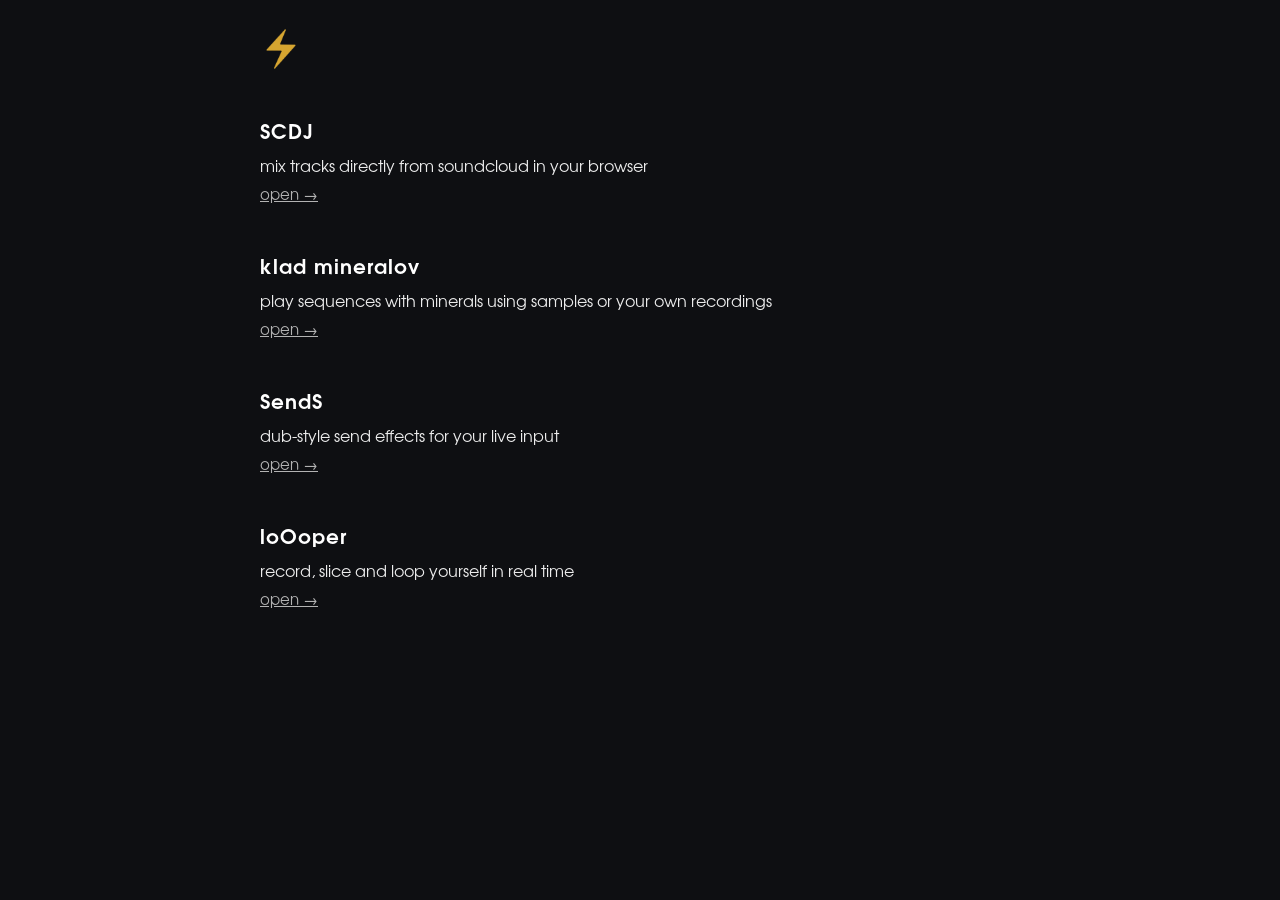
<file: webtools/index.html>
<!DOCTYPE html>
<html lang="en">
<head>
  <meta charset="UTF-8" />
  <meta name="viewport" content="width=device-width, initial-scale=1.0"/>
  <title>webtools</title>
  <link rel="icon" href="icons/favicon.ico"/>
  <link rel="stylesheet" href="style.css"/>
</head>

<body>

<canvas id="fx"></canvas>

<div class="top-bolt"><img src="icons/favicon.ico" alt="" /></div>

<section class="module">
  <h2>SCDJ</h2>
  <p>mix tracks directly from soundcloud in your browser</p>
  <a href="https://ellectroniqa.com/SCDJ">open →</a>
</section>

<section class="module">
  <h2>klad mineralov</h2>
  <p>play sequences with minerals using samples or your own recordings</p>
  <a href="https://ellectroniqa.com/klmn">open →</a>
</section>

<section class="module">
  <h2>SendS</h2>
  <p>dub-style send effects for your live input</p>
  <a href="https://ellectroniqa.com/sends">open →</a>
</section>

<section class="module">
  <h2>loOoper</h2>
  <p>record, slice and loop yourself in real time</p>
  <a href="https://ellectroniqa.com/webloooper">open →</a>
</section>

<script src="script.js"></script>
</body>
</html>
</file>
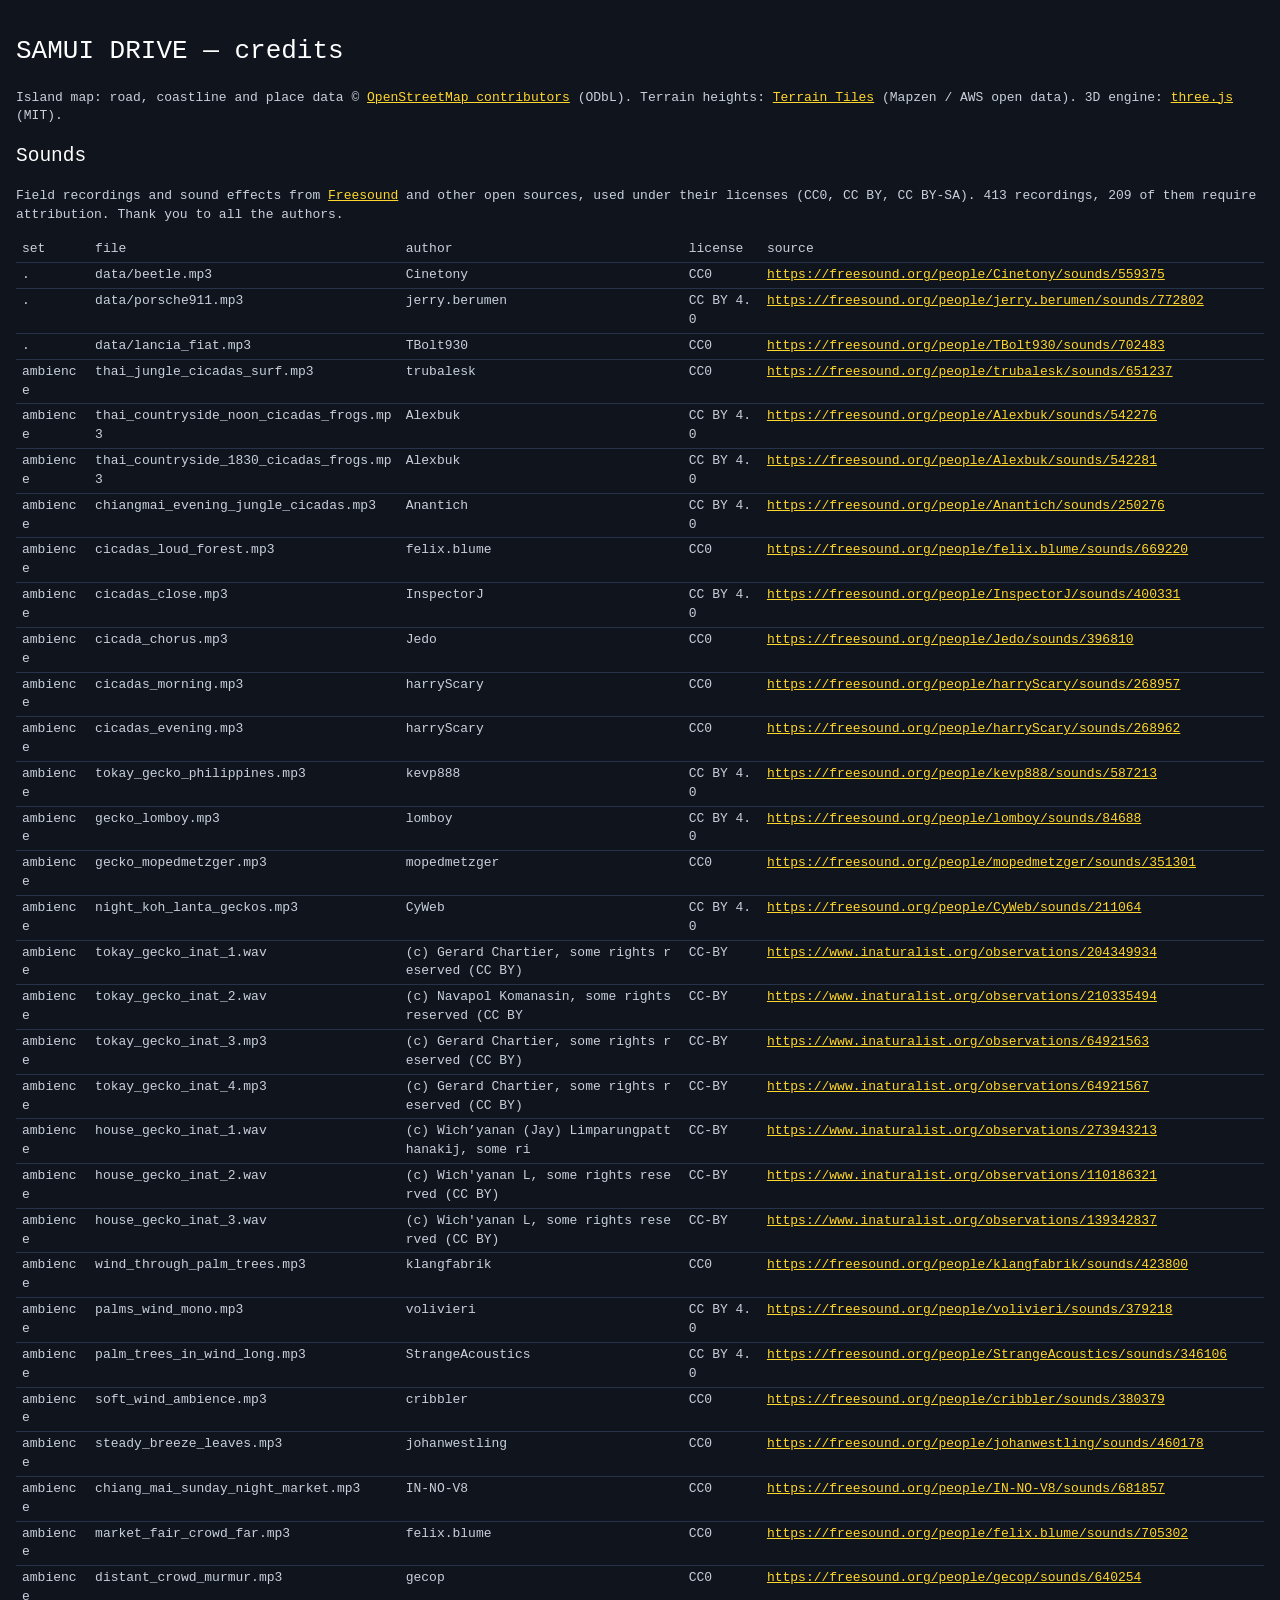
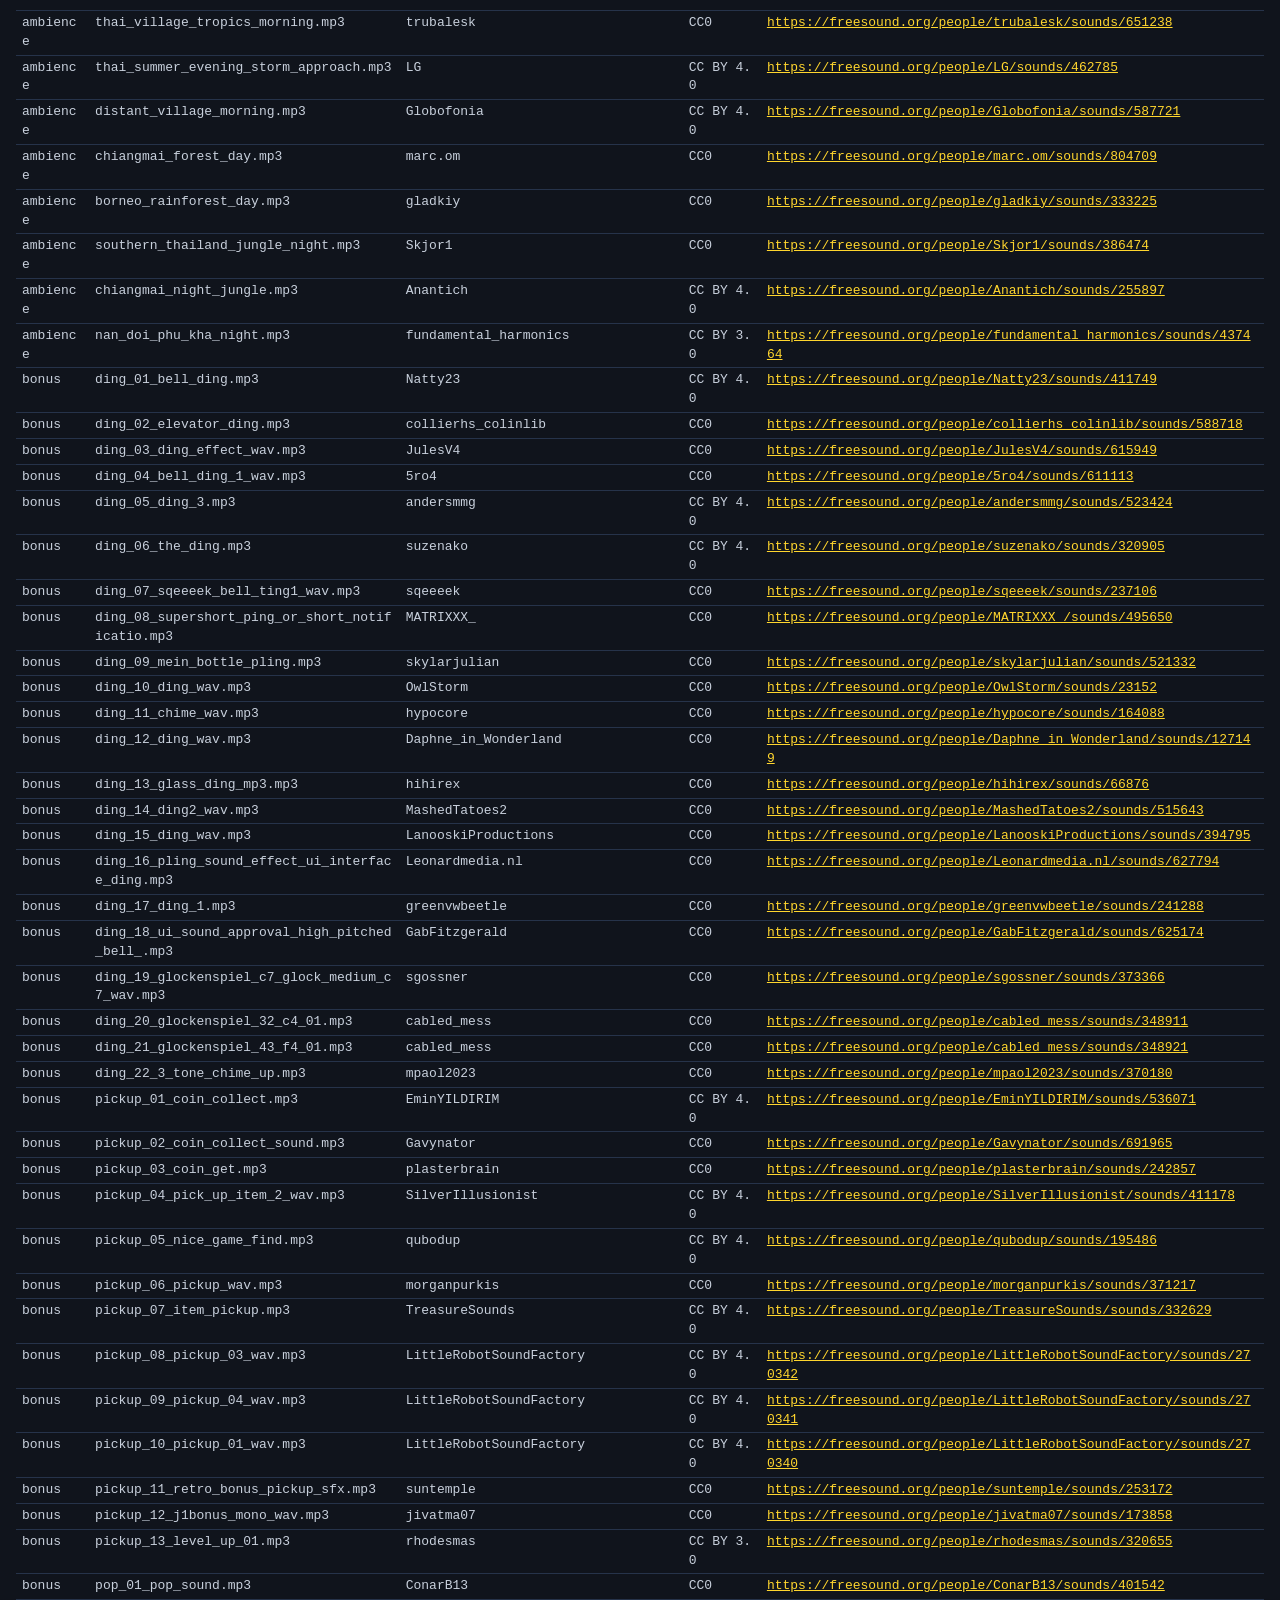
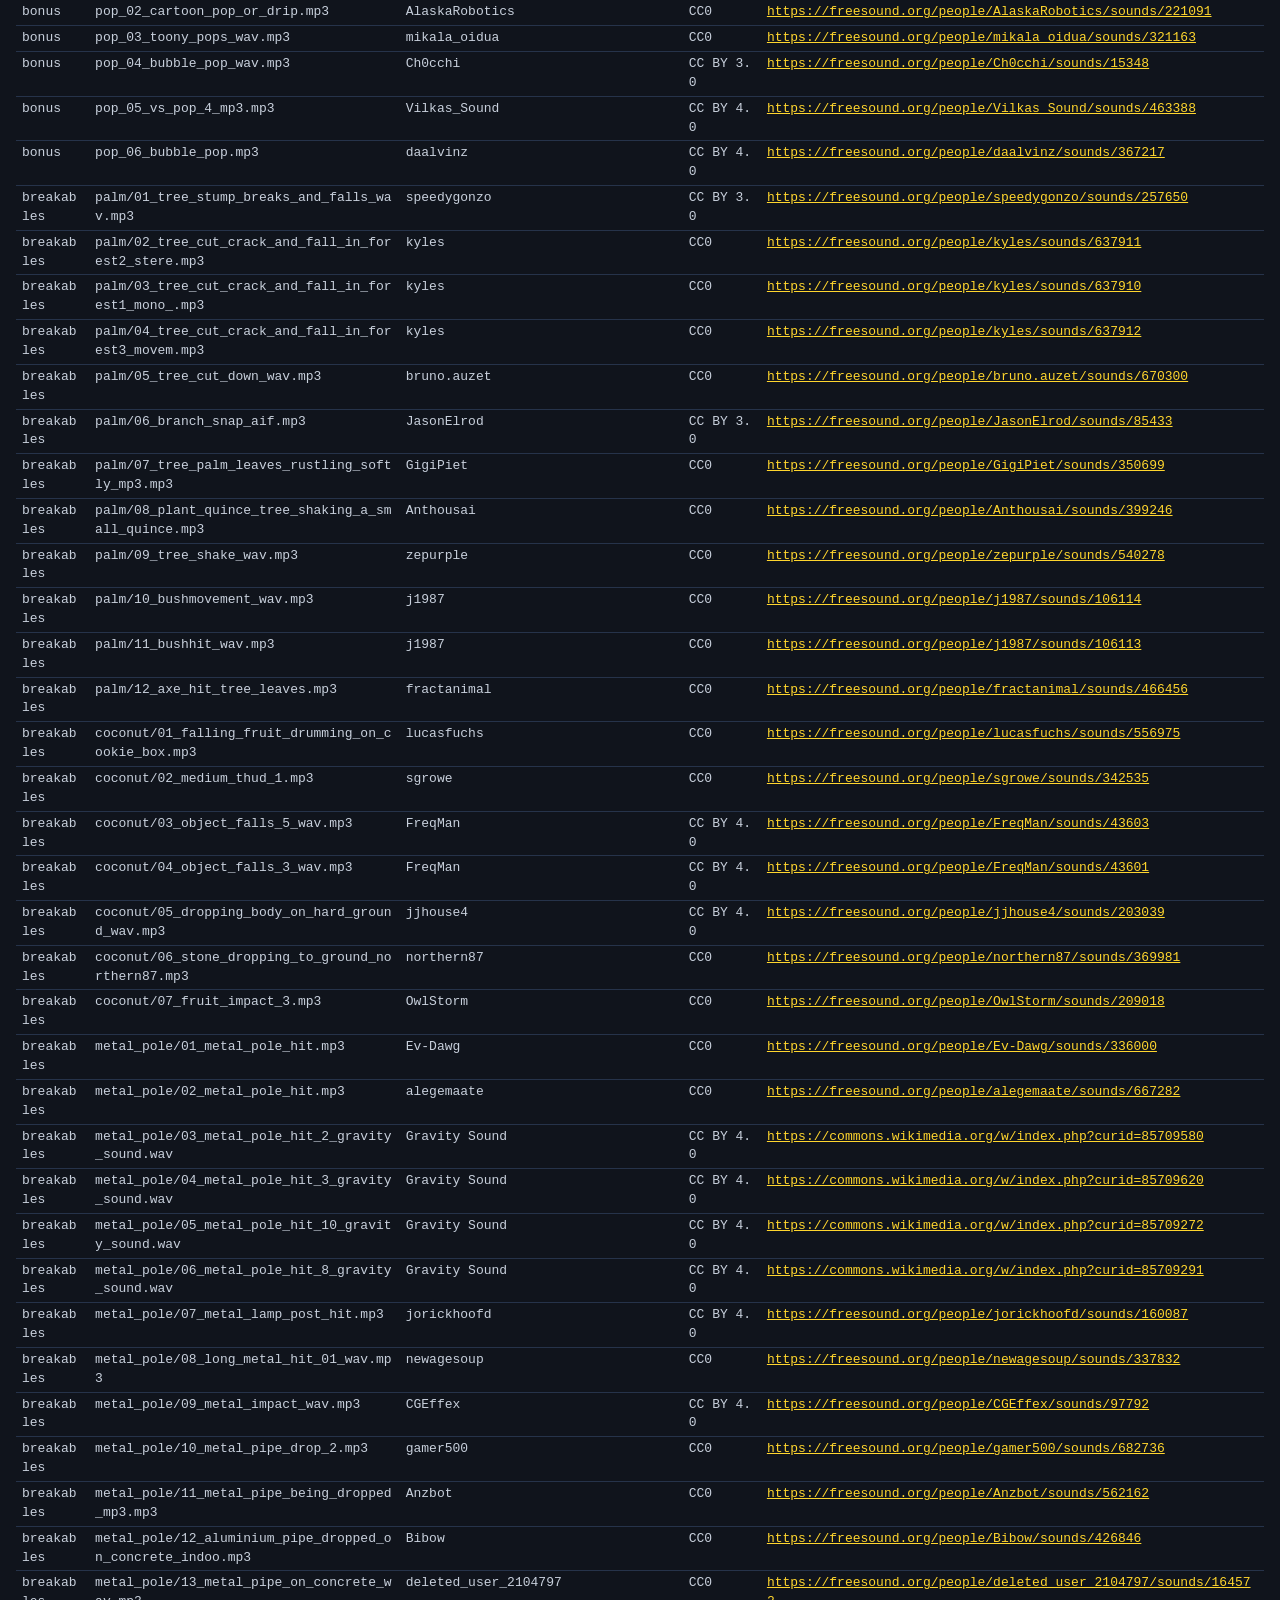
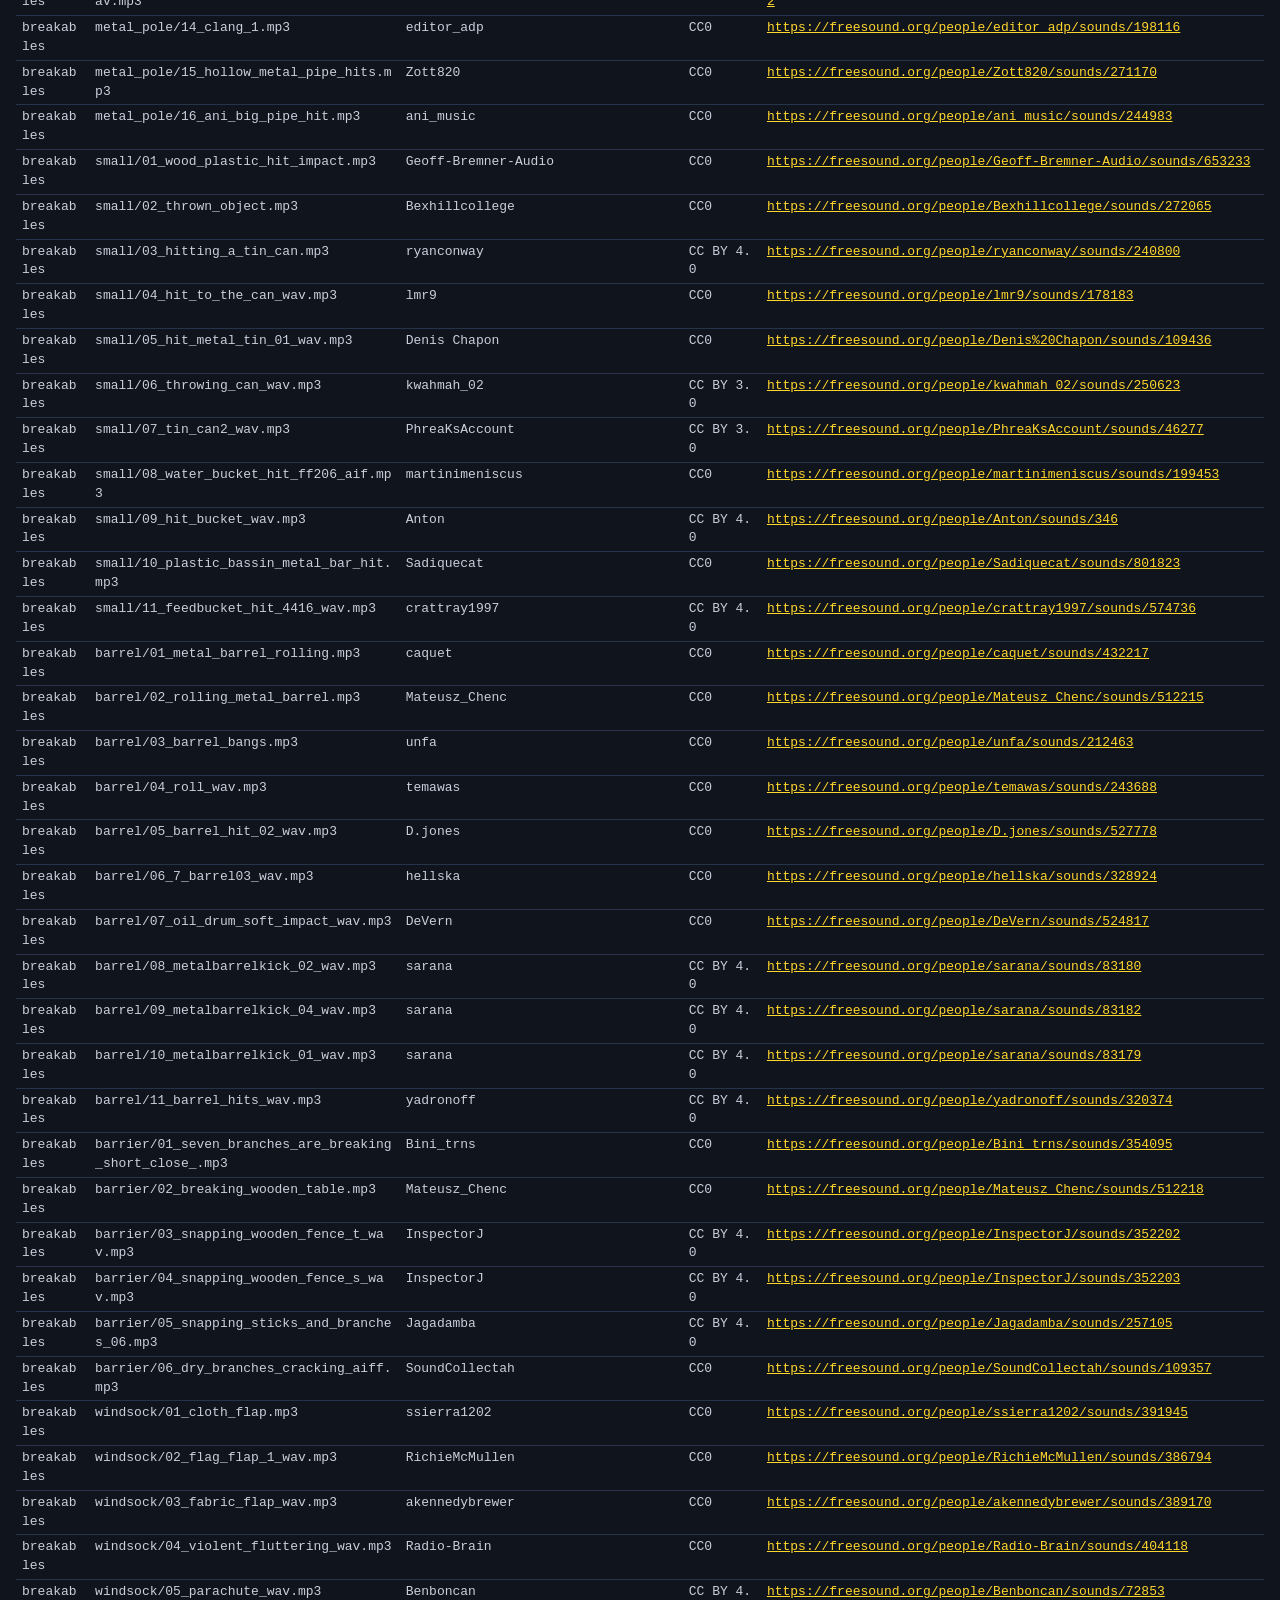
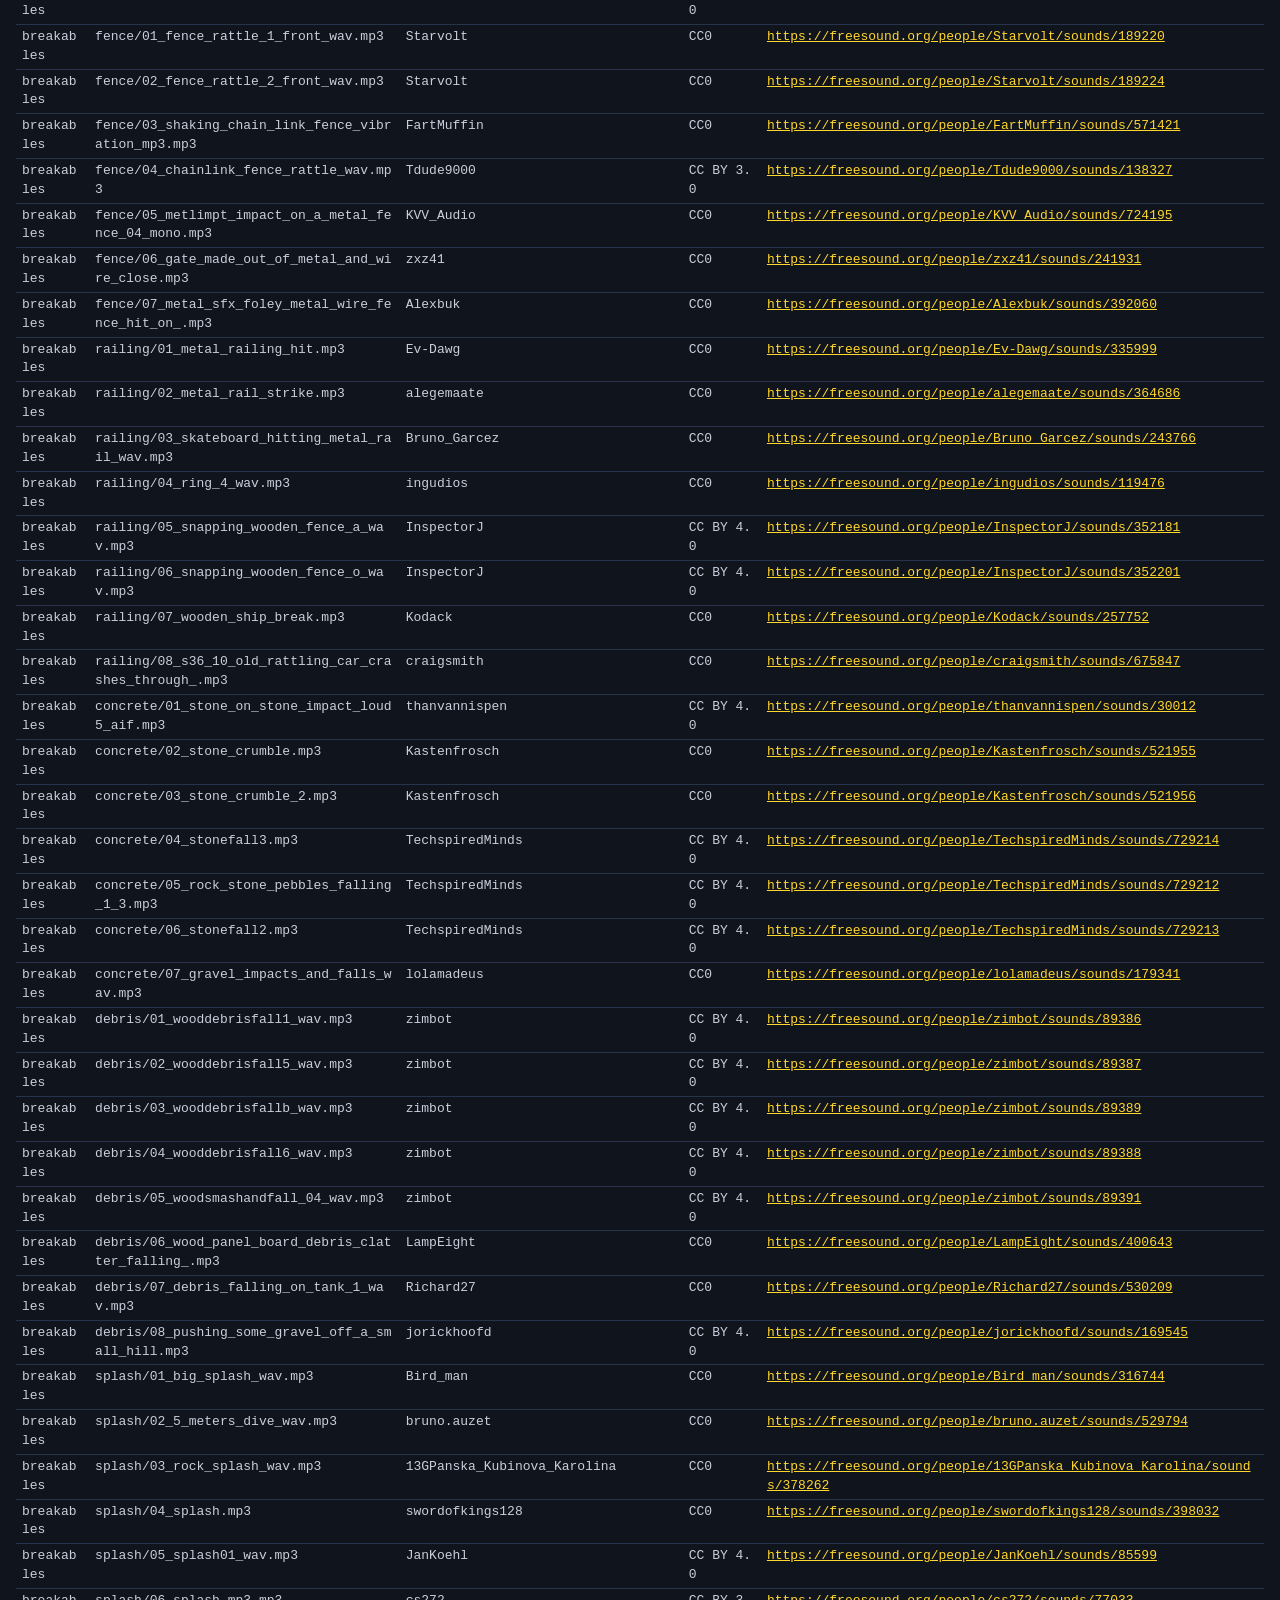
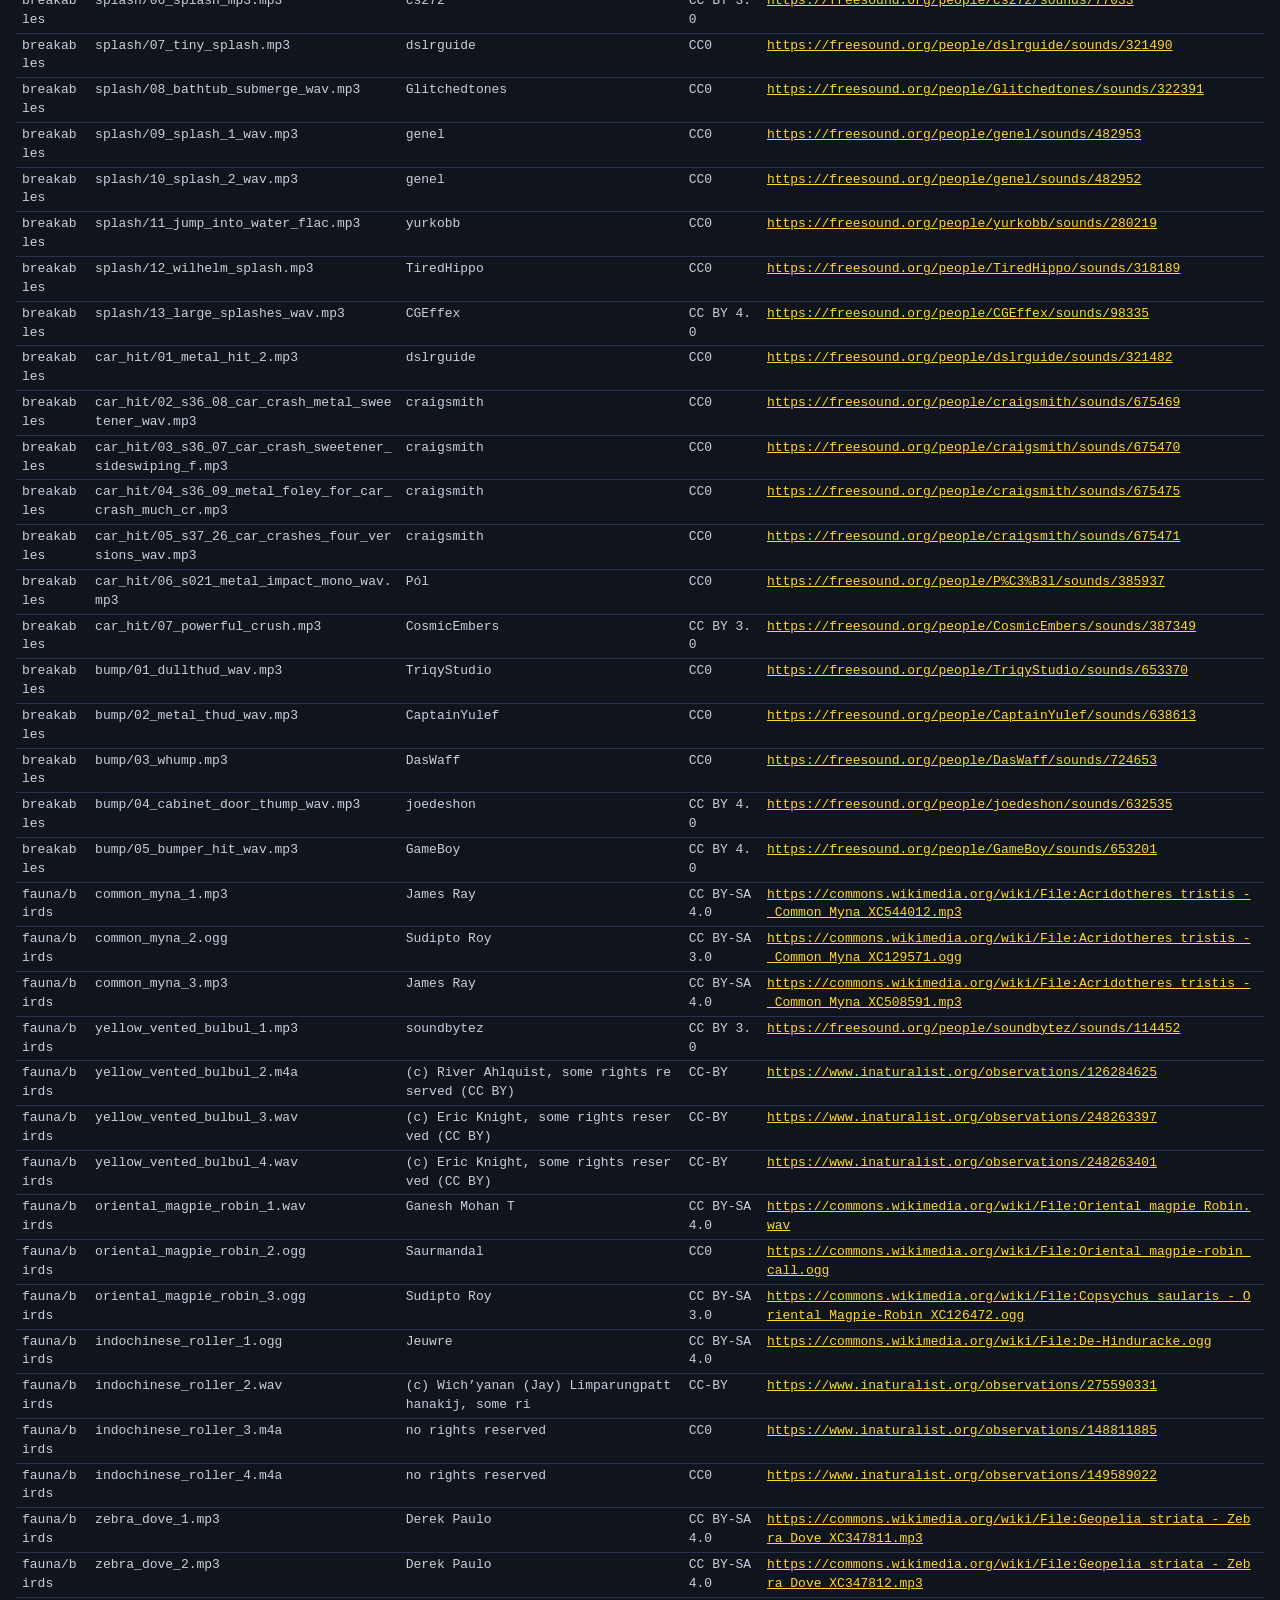
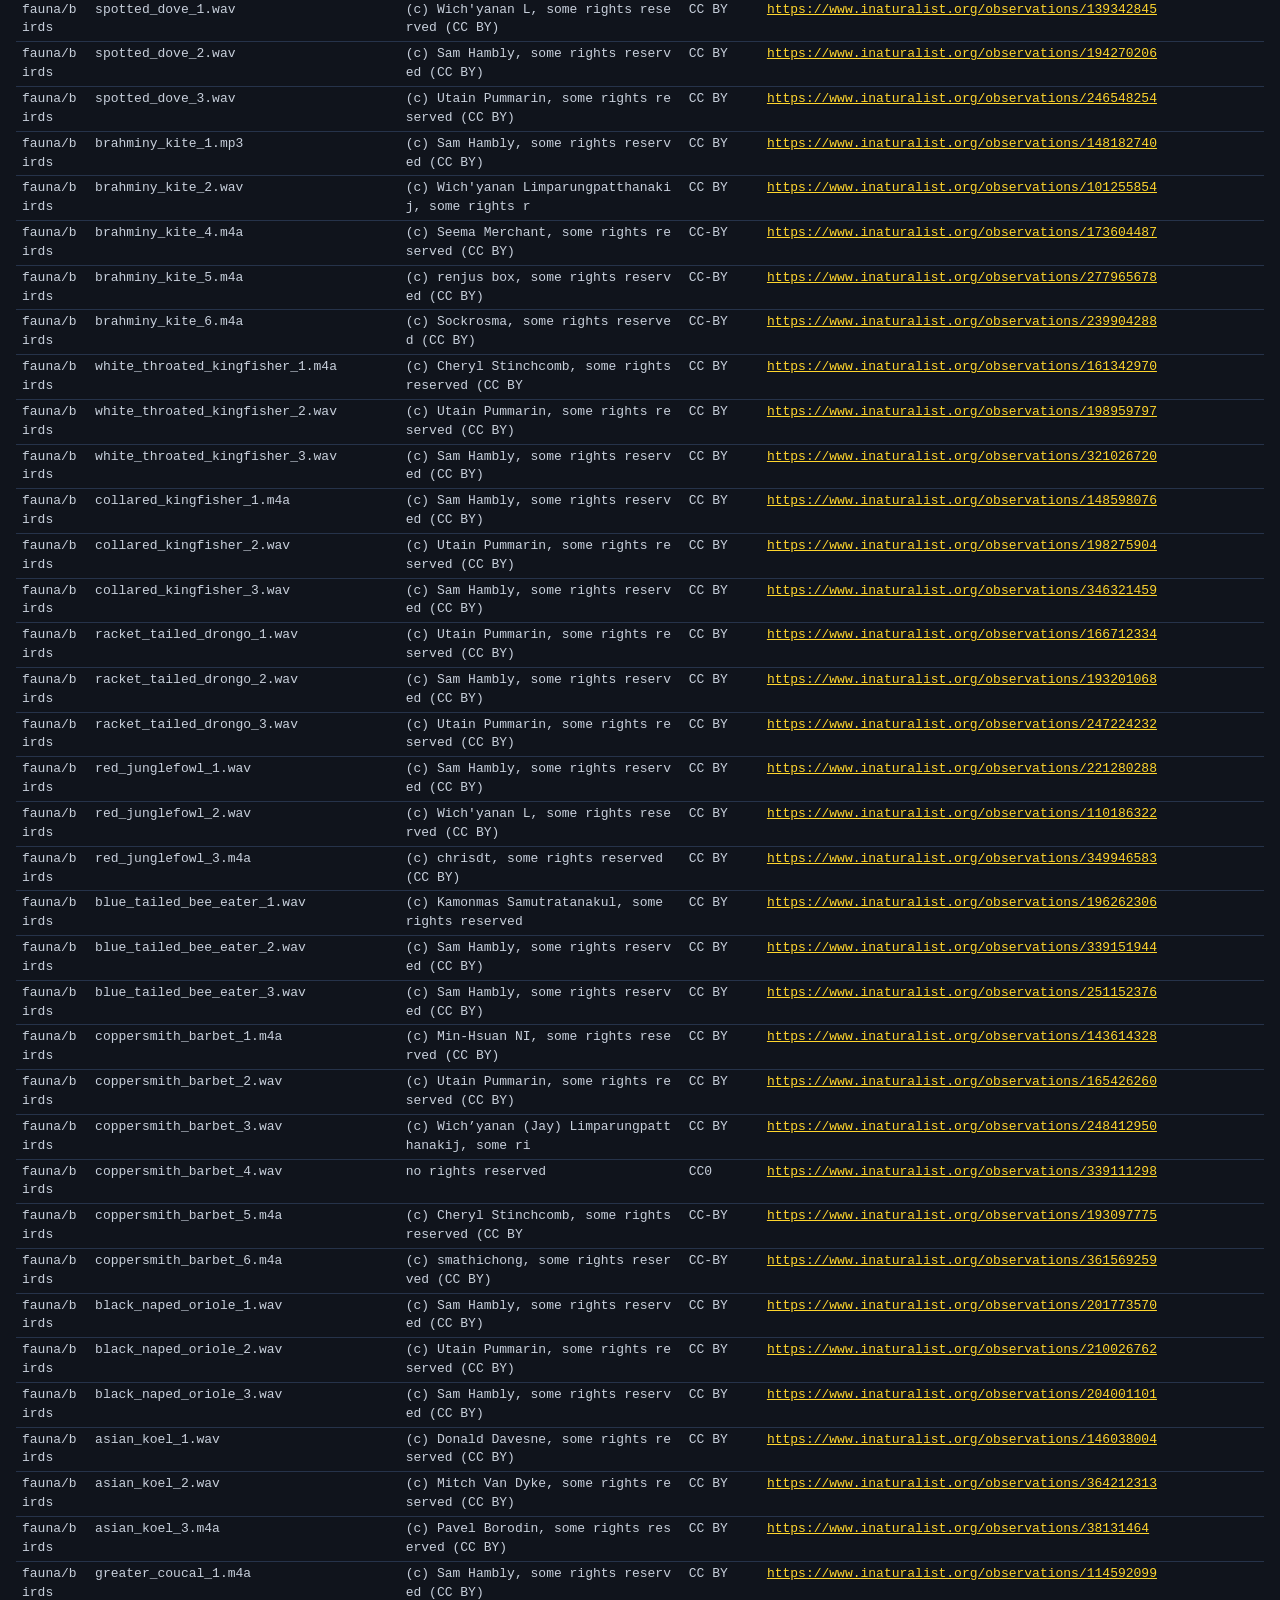
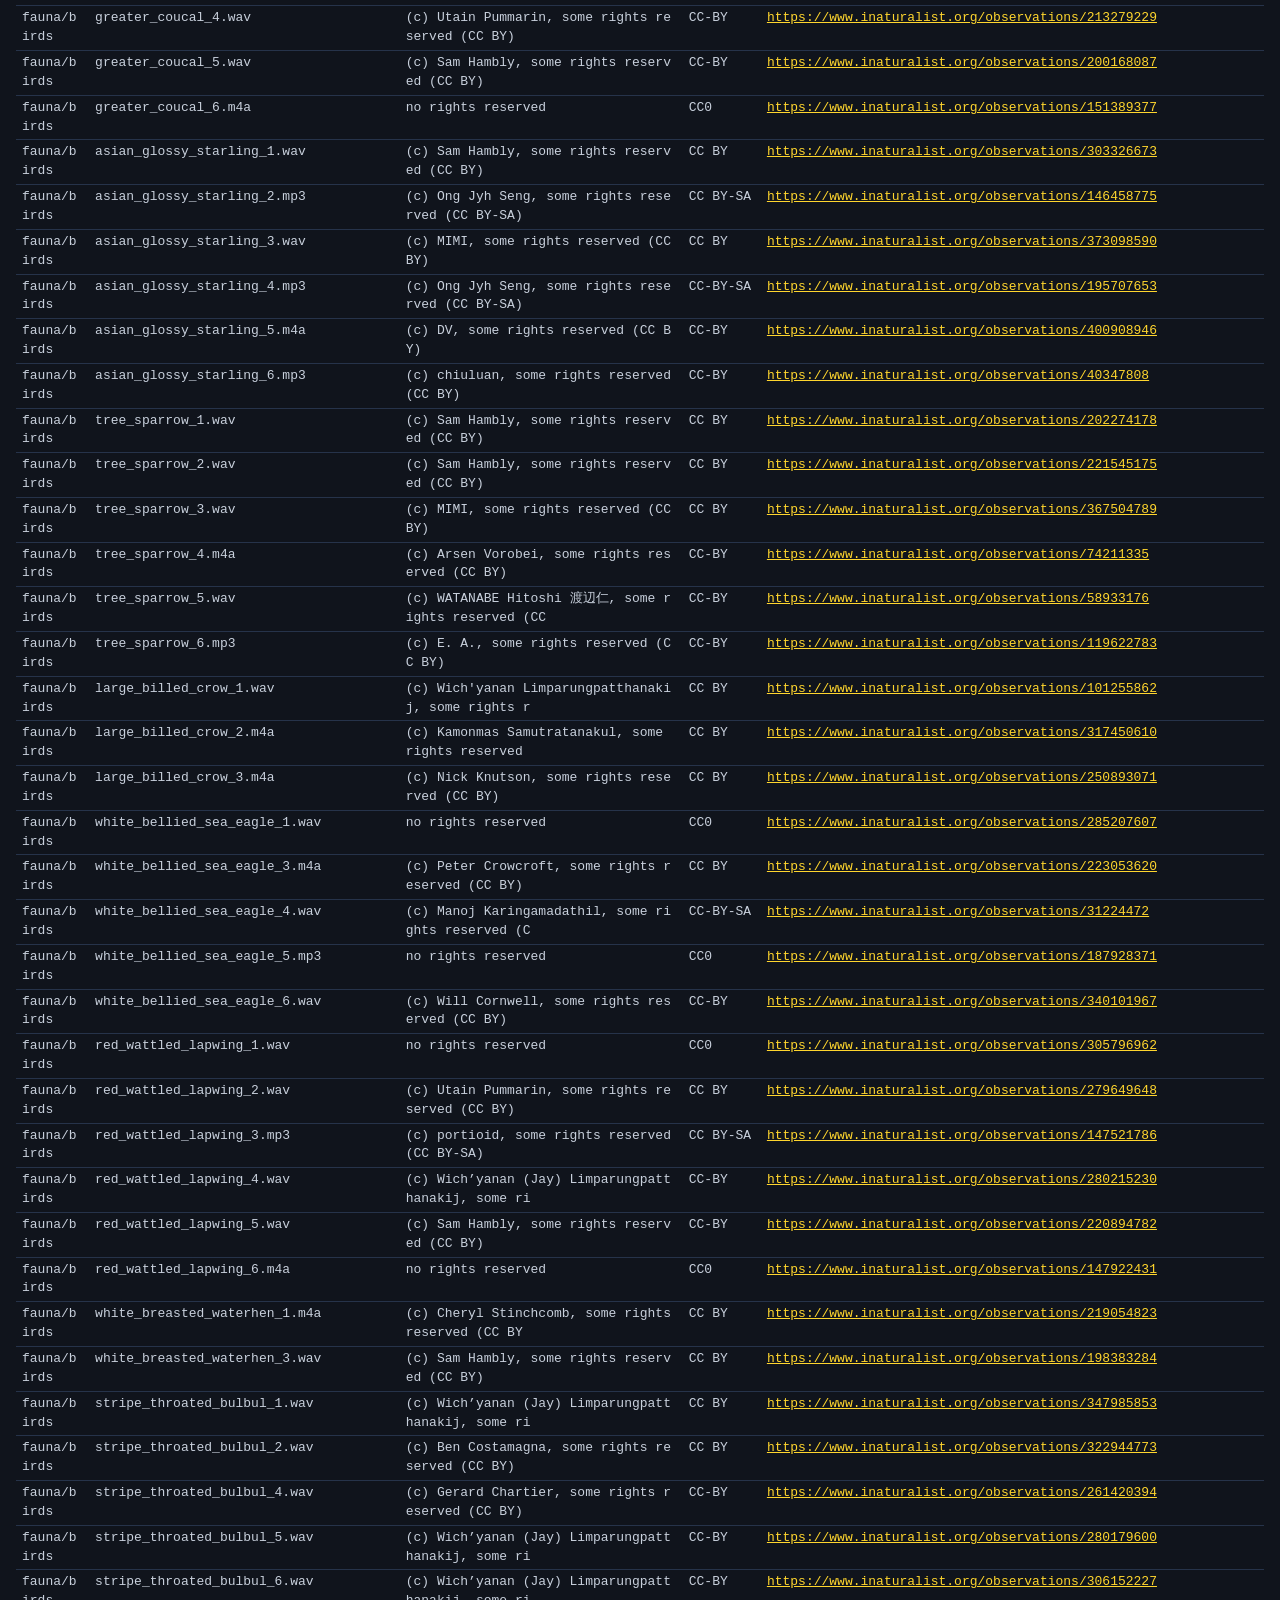
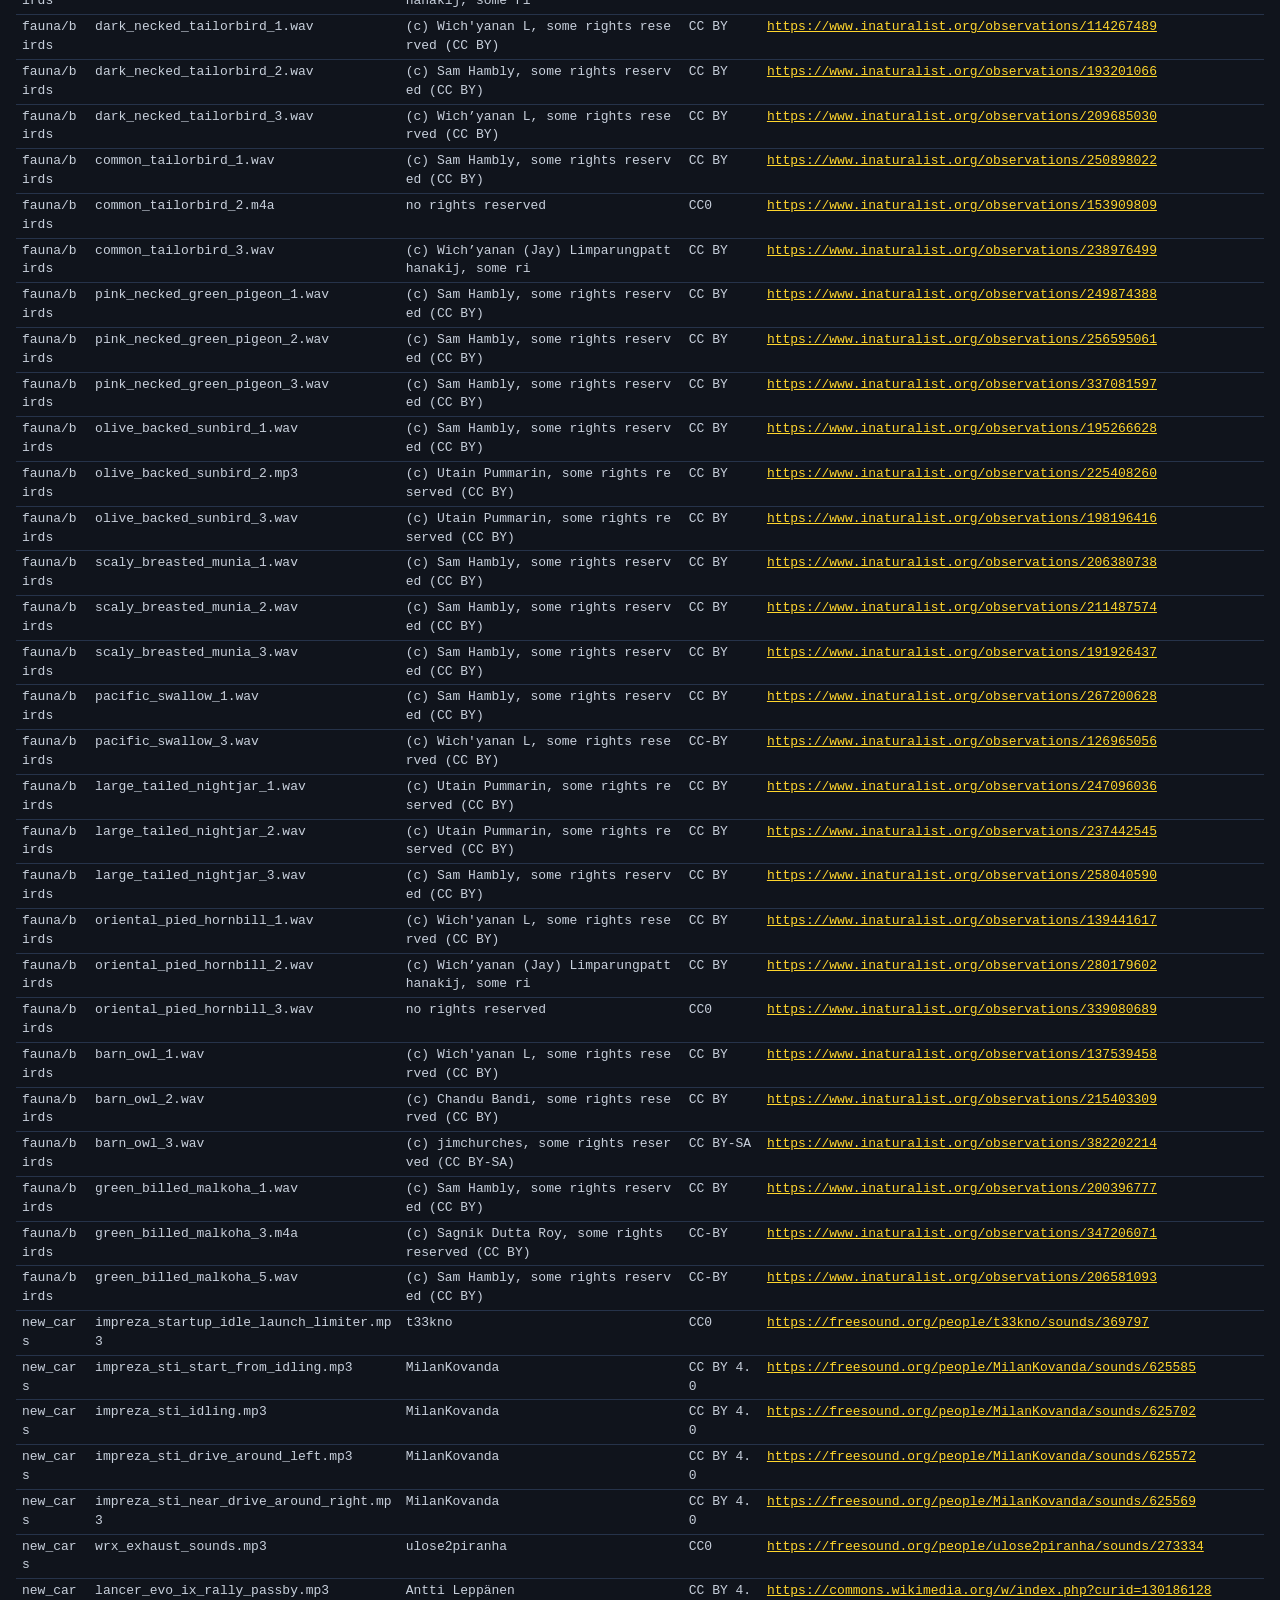
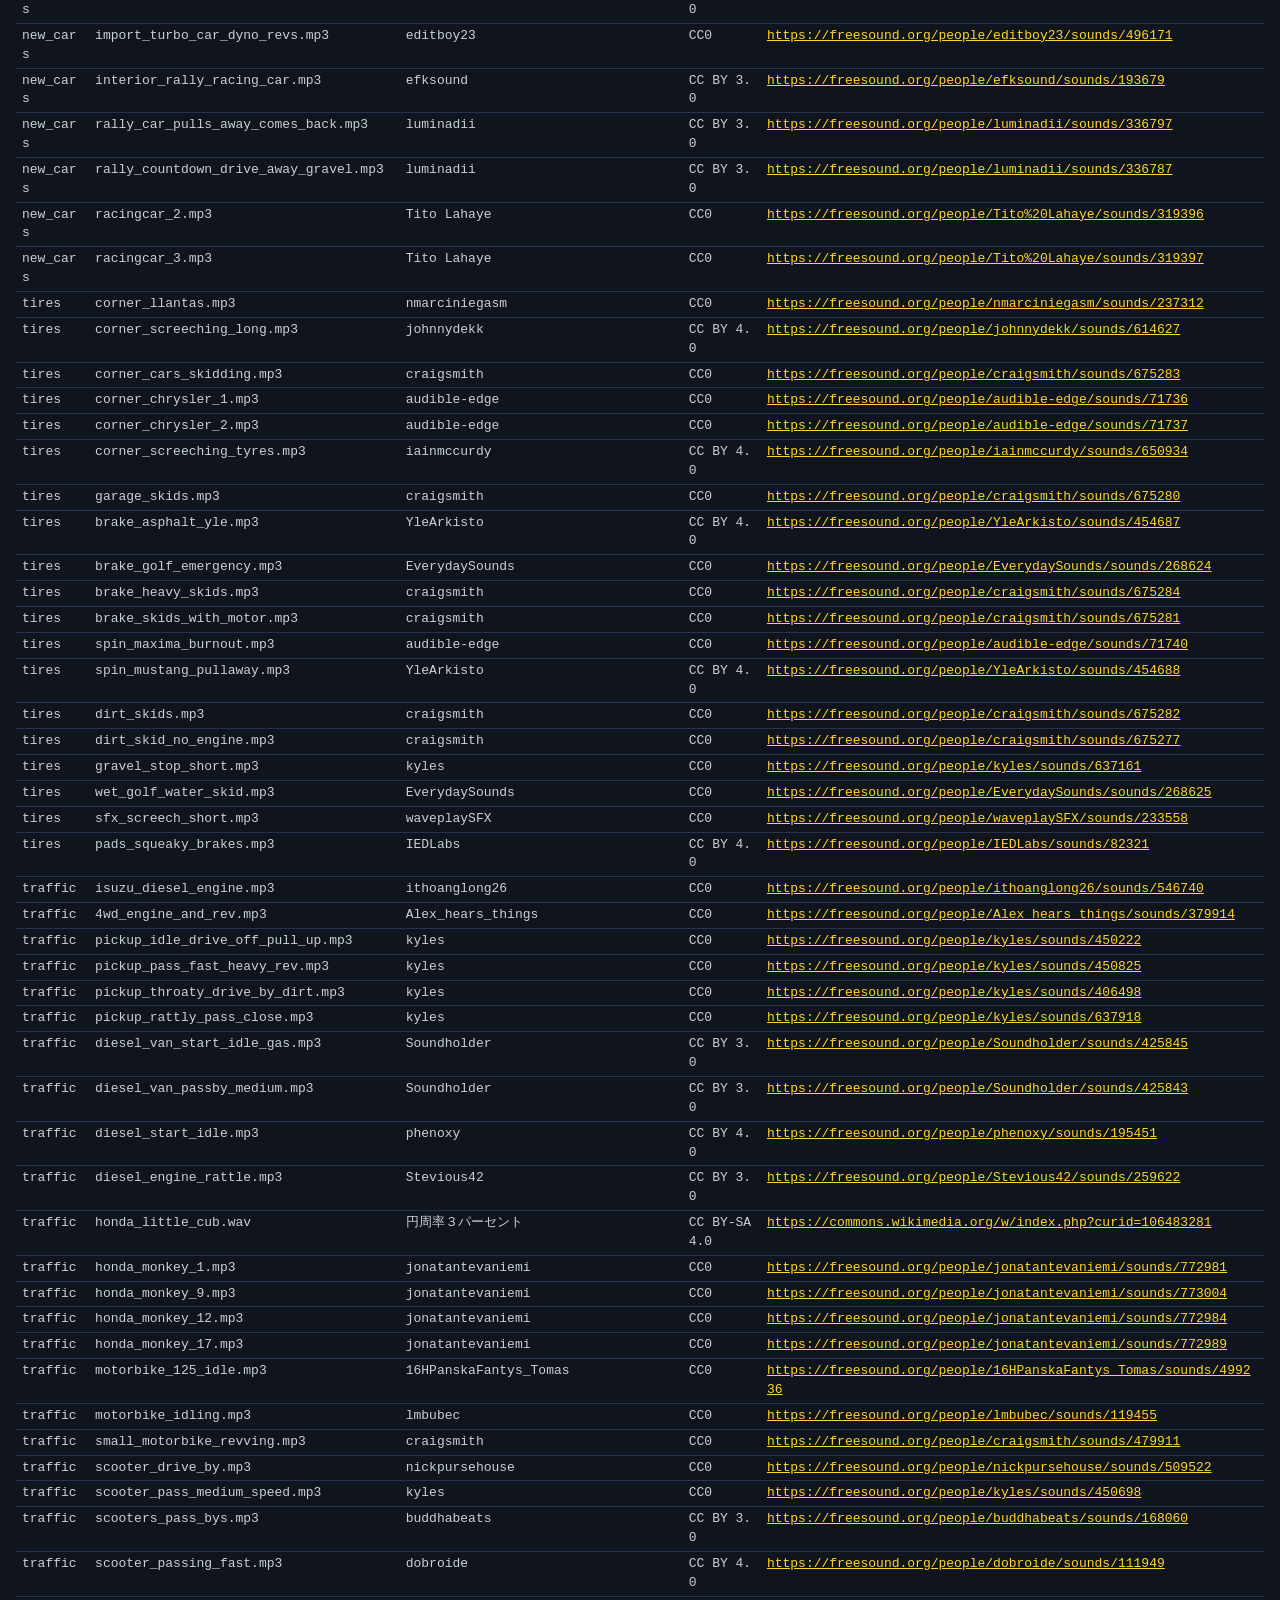
<file: samui/credits.html>
<!doctype html>
<html lang="en"><head><meta charset="utf-8"><meta name="viewport" content="width=device-width, initial-scale=1">
<title>Samui Drive — credits</title>
<style>body{margin:0;padding:16px;background:#10141c;color:#c8d0dc;font:13px/1.45 Consolas,monospace}a{color:#ffd62e}h1,h2{color:#fff;font-weight:normal}
table{border-collapse:collapse;width:100%}td{border-bottom:1px solid #26334a;padding:3px 6px;vertical-align:top;word-break:break-all}</style></head>
<body>
<h1>SAMUI DRIVE — credits</h1>
<p>Island map: road, coastline and place data &copy; <a href="https://www.openstreetmap.org/copyright">OpenStreetMap contributors</a> (ODbL).
Terrain heights: <a href="https://registry.opendata.aws/terrain-tiles/">Terrain Tiles</a> (Mapzen / AWS open data).
3D engine: <a href="https://threejs.org/">three.js</a> (MIT).</p>
<h2>Sounds</h2>
<p>Field recordings and sound effects from <a href="https://freesound.org/">Freesound</a> and other open sources, used under their licenses
(CC0, CC BY, CC BY-SA). 413 recordings, 209 of them require attribution. Thank you to all the authors.</p>
<table><tr><td>set</td><td>file</td><td>author</td><td>license</td><td>source</td></tr>
<tr><td>.</td><td>data/beetle.mp3</td><td>Cinetony</td><td>CC0</td><td><a href="https://freesound.org/people/Cinetony/sounds/559375">https://freesound.org/people/Cinetony/sounds/559375</a></td></tr>
<tr><td>.</td><td>data/porsche911.mp3</td><td>jerry.berumen</td><td>CC BY 4.0</td><td><a href="https://freesound.org/people/jerry.berumen/sounds/772802">https://freesound.org/people/jerry.berumen/sounds/772802</a></td></tr>
<tr><td>.</td><td>data/lancia_fiat.mp3</td><td>TBolt930</td><td>CC0</td><td><a href="https://freesound.org/people/TBolt930/sounds/702483">https://freesound.org/people/TBolt930/sounds/702483</a></td></tr>
<tr><td>ambience</td><td>thai_jungle_cicadas_surf.mp3</td><td>trubalesk</td><td>CC0</td><td><a href="https://freesound.org/people/trubalesk/sounds/651237">https://freesound.org/people/trubalesk/sounds/651237</a></td></tr>
<tr><td>ambience</td><td>thai_countryside_noon_cicadas_frogs.mp3</td><td>Alexbuk</td><td>CC BY 4.0</td><td><a href="https://freesound.org/people/Alexbuk/sounds/542276">https://freesound.org/people/Alexbuk/sounds/542276</a></td></tr>
<tr><td>ambience</td><td>thai_countryside_1830_cicadas_frogs.mp3</td><td>Alexbuk</td><td>CC BY 4.0</td><td><a href="https://freesound.org/people/Alexbuk/sounds/542281">https://freesound.org/people/Alexbuk/sounds/542281</a></td></tr>
<tr><td>ambience</td><td>chiangmai_evening_jungle_cicadas.mp3</td><td>Anantich</td><td>CC BY 4.0</td><td><a href="https://freesound.org/people/Anantich/sounds/250276">https://freesound.org/people/Anantich/sounds/250276</a></td></tr>
<tr><td>ambience</td><td>cicadas_loud_forest.mp3</td><td>felix.blume</td><td>CC0</td><td><a href="https://freesound.org/people/felix.blume/sounds/669220">https://freesound.org/people/felix.blume/sounds/669220</a></td></tr>
<tr><td>ambience</td><td>cicadas_close.mp3</td><td>InspectorJ</td><td>CC BY 4.0</td><td><a href="https://freesound.org/people/InspectorJ/sounds/400331">https://freesound.org/people/InspectorJ/sounds/400331</a></td></tr>
<tr><td>ambience</td><td>cicada_chorus.mp3</td><td>Jedo</td><td>CC0</td><td><a href="https://freesound.org/people/Jedo/sounds/396810">https://freesound.org/people/Jedo/sounds/396810</a></td></tr>
<tr><td>ambience</td><td>cicadas_morning.mp3</td><td>harryScary</td><td>CC0</td><td><a href="https://freesound.org/people/harryScary/sounds/268957">https://freesound.org/people/harryScary/sounds/268957</a></td></tr>
<tr><td>ambience</td><td>cicadas_evening.mp3</td><td>harryScary</td><td>CC0</td><td><a href="https://freesound.org/people/harryScary/sounds/268962">https://freesound.org/people/harryScary/sounds/268962</a></td></tr>
<tr><td>ambience</td><td>tokay_gecko_philippines.mp3</td><td>kevp888</td><td>CC BY 4.0</td><td><a href="https://freesound.org/people/kevp888/sounds/587213">https://freesound.org/people/kevp888/sounds/587213</a></td></tr>
<tr><td>ambience</td><td>gecko_lomboy.mp3</td><td>lomboy</td><td>CC BY 4.0</td><td><a href="https://freesound.org/people/lomboy/sounds/84688">https://freesound.org/people/lomboy/sounds/84688</a></td></tr>
<tr><td>ambience</td><td>gecko_mopedmetzger.mp3</td><td>mopedmetzger</td><td>CC0</td><td><a href="https://freesound.org/people/mopedmetzger/sounds/351301">https://freesound.org/people/mopedmetzger/sounds/351301</a></td></tr>
<tr><td>ambience</td><td>night_koh_lanta_geckos.mp3</td><td>CyWeb</td><td>CC BY 4.0</td><td><a href="https://freesound.org/people/CyWeb/sounds/211064">https://freesound.org/people/CyWeb/sounds/211064</a></td></tr>
<tr><td>ambience</td><td>tokay_gecko_inat_1.wav</td><td>(c) Gerard Chartier, some rights reserved (CC BY)</td><td>CC-BY</td><td><a href="https://www.inaturalist.org/observations/204349934">https://www.inaturalist.org/observations/204349934</a></td></tr>
<tr><td>ambience</td><td>tokay_gecko_inat_2.wav</td><td>(c) Navapol Komanasin, some rights reserved (CC BY</td><td>CC-BY</td><td><a href="https://www.inaturalist.org/observations/210335494">https://www.inaturalist.org/observations/210335494</a></td></tr>
<tr><td>ambience</td><td>tokay_gecko_inat_3.mp3</td><td>(c) Gerard Chartier, some rights reserved (CC BY)</td><td>CC-BY</td><td><a href="https://www.inaturalist.org/observations/64921563">https://www.inaturalist.org/observations/64921563</a></td></tr>
<tr><td>ambience</td><td>tokay_gecko_inat_4.mp3</td><td>(c) Gerard Chartier, some rights reserved (CC BY)</td><td>CC-BY</td><td><a href="https://www.inaturalist.org/observations/64921567">https://www.inaturalist.org/observations/64921567</a></td></tr>
<tr><td>ambience</td><td>house_gecko_inat_1.wav</td><td>(c) Wich’yanan (Jay) Limparungpatthanakij, some ri</td><td>CC-BY</td><td><a href="https://www.inaturalist.org/observations/273943213">https://www.inaturalist.org/observations/273943213</a></td></tr>
<tr><td>ambience</td><td>house_gecko_inat_2.wav</td><td>(c) Wich&#x27;yanan L, some rights reserved (CC BY)</td><td>CC-BY</td><td><a href="https://www.inaturalist.org/observations/110186321">https://www.inaturalist.org/observations/110186321</a></td></tr>
<tr><td>ambience</td><td>house_gecko_inat_3.wav</td><td>(c) Wich&#x27;yanan L, some rights reserved (CC BY)</td><td>CC-BY</td><td><a href="https://www.inaturalist.org/observations/139342837">https://www.inaturalist.org/observations/139342837</a></td></tr>
<tr><td>ambience</td><td>wind_through_palm_trees.mp3</td><td>klangfabrik</td><td>CC0</td><td><a href="https://freesound.org/people/klangfabrik/sounds/423800">https://freesound.org/people/klangfabrik/sounds/423800</a></td></tr>
<tr><td>ambience</td><td>palms_wind_mono.mp3</td><td>volivieri</td><td>CC BY 4.0</td><td><a href="https://freesound.org/people/volivieri/sounds/379218">https://freesound.org/people/volivieri/sounds/379218</a></td></tr>
<tr><td>ambience</td><td>palm_trees_in_wind_long.mp3</td><td>StrangeAcoustics</td><td>CC BY 4.0</td><td><a href="https://freesound.org/people/StrangeAcoustics/sounds/346106">https://freesound.org/people/StrangeAcoustics/sounds/346106</a></td></tr>
<tr><td>ambience</td><td>soft_wind_ambience.mp3</td><td>cribbler</td><td>CC0</td><td><a href="https://freesound.org/people/cribbler/sounds/380379">https://freesound.org/people/cribbler/sounds/380379</a></td></tr>
<tr><td>ambience</td><td>steady_breeze_leaves.mp3</td><td>johanwestling</td><td>CC0</td><td><a href="https://freesound.org/people/johanwestling/sounds/460178">https://freesound.org/people/johanwestling/sounds/460178</a></td></tr>
<tr><td>ambience</td><td>chiang_mai_sunday_night_market.mp3</td><td>IN-NO-V8</td><td>CC0</td><td><a href="https://freesound.org/people/IN-NO-V8/sounds/681857">https://freesound.org/people/IN-NO-V8/sounds/681857</a></td></tr>
<tr><td>ambience</td><td>market_fair_crowd_far.mp3</td><td>felix.blume</td><td>CC0</td><td><a href="https://freesound.org/people/felix.blume/sounds/705302">https://freesound.org/people/felix.blume/sounds/705302</a></td></tr>
<tr><td>ambience</td><td>distant_crowd_murmur.mp3</td><td>gecop</td><td>CC0</td><td><a href="https://freesound.org/people/gecop/sounds/640254">https://freesound.org/people/gecop/sounds/640254</a></td></tr>
<tr><td>ambience</td><td>thai_village_tropics_morning.mp3</td><td>trubalesk</td><td>CC0</td><td><a href="https://freesound.org/people/trubalesk/sounds/651238">https://freesound.org/people/trubalesk/sounds/651238</a></td></tr>
<tr><td>ambience</td><td>thai_summer_evening_storm_approach.mp3</td><td>LG</td><td>CC BY 4.0</td><td><a href="https://freesound.org/people/LG/sounds/462785">https://freesound.org/people/LG/sounds/462785</a></td></tr>
<tr><td>ambience</td><td>distant_village_morning.mp3</td><td>Globofonia</td><td>CC BY 4.0</td><td><a href="https://freesound.org/people/Globofonia/sounds/587721">https://freesound.org/people/Globofonia/sounds/587721</a></td></tr>
<tr><td>ambience</td><td>chiangmai_forest_day.mp3</td><td>marc.om</td><td>CC0</td><td><a href="https://freesound.org/people/marc.om/sounds/804709">https://freesound.org/people/marc.om/sounds/804709</a></td></tr>
<tr><td>ambience</td><td>borneo_rainforest_day.mp3</td><td>gladkiy</td><td>CC0</td><td><a href="https://freesound.org/people/gladkiy/sounds/333225">https://freesound.org/people/gladkiy/sounds/333225</a></td></tr>
<tr><td>ambience</td><td>southern_thailand_jungle_night.mp3</td><td>Skjor1</td><td>CC0</td><td><a href="https://freesound.org/people/Skjor1/sounds/386474">https://freesound.org/people/Skjor1/sounds/386474</a></td></tr>
<tr><td>ambience</td><td>chiangmai_night_jungle.mp3</td><td>Anantich</td><td>CC BY 4.0</td><td><a href="https://freesound.org/people/Anantich/sounds/255897">https://freesound.org/people/Anantich/sounds/255897</a></td></tr>
<tr><td>ambience</td><td>nan_doi_phu_kha_night.mp3</td><td>fundamental_harmonics</td><td>CC BY 3.0</td><td><a href="https://freesound.org/people/fundamental_harmonics/sounds/437464">https://freesound.org/people/fundamental_harmonics/sounds/437464</a></td></tr>
<tr><td>bonus</td><td>ding_01_bell_ding.mp3</td><td>Natty23</td><td>CC BY 4.0</td><td><a href="https://freesound.org/people/Natty23/sounds/411749">https://freesound.org/people/Natty23/sounds/411749</a></td></tr>
<tr><td>bonus</td><td>ding_02_elevator_ding.mp3</td><td>collierhs_colinlib</td><td>CC0</td><td><a href="https://freesound.org/people/collierhs_colinlib/sounds/588718">https://freesound.org/people/collierhs_colinlib/sounds/588718</a></td></tr>
<tr><td>bonus</td><td>ding_03_ding_effect_wav.mp3</td><td>JulesV4</td><td>CC0</td><td><a href="https://freesound.org/people/JulesV4/sounds/615949">https://freesound.org/people/JulesV4/sounds/615949</a></td></tr>
<tr><td>bonus</td><td>ding_04_bell_ding_1_wav.mp3</td><td>5ro4</td><td>CC0</td><td><a href="https://freesound.org/people/5ro4/sounds/611113">https://freesound.org/people/5ro4/sounds/611113</a></td></tr>
<tr><td>bonus</td><td>ding_05_ding_3.mp3</td><td>andersmmg</td><td>CC BY 4.0</td><td><a href="https://freesound.org/people/andersmmg/sounds/523424">https://freesound.org/people/andersmmg/sounds/523424</a></td></tr>
<tr><td>bonus</td><td>ding_06_the_ding.mp3</td><td>suzenako</td><td>CC BY 4.0</td><td><a href="https://freesound.org/people/suzenako/sounds/320905">https://freesound.org/people/suzenako/sounds/320905</a></td></tr>
<tr><td>bonus</td><td>ding_07_sqeeeek_bell_ting1_wav.mp3</td><td>sqeeeek</td><td>CC0</td><td><a href="https://freesound.org/people/sqeeeek/sounds/237106">https://freesound.org/people/sqeeeek/sounds/237106</a></td></tr>
<tr><td>bonus</td><td>ding_08_supershort_ping_or_short_notificatio.mp3</td><td>MATRIXXX_</td><td>CC0</td><td><a href="https://freesound.org/people/MATRIXXX_/sounds/495650">https://freesound.org/people/MATRIXXX_/sounds/495650</a></td></tr>
<tr><td>bonus</td><td>ding_09_mein_bottle_pling.mp3</td><td>skylarjulian</td><td>CC0</td><td><a href="https://freesound.org/people/skylarjulian/sounds/521332">https://freesound.org/people/skylarjulian/sounds/521332</a></td></tr>
<tr><td>bonus</td><td>ding_10_ding_wav.mp3</td><td>OwlStorm</td><td>CC0</td><td><a href="https://freesound.org/people/OwlStorm/sounds/23152">https://freesound.org/people/OwlStorm/sounds/23152</a></td></tr>
<tr><td>bonus</td><td>ding_11_chime_wav.mp3</td><td>hypocore</td><td>CC0</td><td><a href="https://freesound.org/people/hypocore/sounds/164088">https://freesound.org/people/hypocore/sounds/164088</a></td></tr>
<tr><td>bonus</td><td>ding_12_ding_wav.mp3</td><td>Daphne_in_Wonderland</td><td>CC0</td><td><a href="https://freesound.org/people/Daphne_in_Wonderland/sounds/127149">https://freesound.org/people/Daphne_in_Wonderland/sounds/127149</a></td></tr>
<tr><td>bonus</td><td>ding_13_glass_ding_mp3.mp3</td><td>hihirex</td><td>CC0</td><td><a href="https://freesound.org/people/hihirex/sounds/66876">https://freesound.org/people/hihirex/sounds/66876</a></td></tr>
<tr><td>bonus</td><td>ding_14_ding2_wav.mp3</td><td>MashedTatoes2</td><td>CC0</td><td><a href="https://freesound.org/people/MashedTatoes2/sounds/515643">https://freesound.org/people/MashedTatoes2/sounds/515643</a></td></tr>
<tr><td>bonus</td><td>ding_15_ding_wav.mp3</td><td>LanooskiProductions</td><td>CC0</td><td><a href="https://freesound.org/people/LanooskiProductions/sounds/394795">https://freesound.org/people/LanooskiProductions/sounds/394795</a></td></tr>
<tr><td>bonus</td><td>ding_16_pling_sound_effect_ui_interface_ding.mp3</td><td>Leonardmedia.nl</td><td>CC0</td><td><a href="https://freesound.org/people/Leonardmedia.nl/sounds/627794">https://freesound.org/people/Leonardmedia.nl/sounds/627794</a></td></tr>
<tr><td>bonus</td><td>ding_17_ding_1.mp3</td><td>greenvwbeetle</td><td>CC0</td><td><a href="https://freesound.org/people/greenvwbeetle/sounds/241288">https://freesound.org/people/greenvwbeetle/sounds/241288</a></td></tr>
<tr><td>bonus</td><td>ding_18_ui_sound_approval_high_pitched_bell_.mp3</td><td>GabFitzgerald</td><td>CC0</td><td><a href="https://freesound.org/people/GabFitzgerald/sounds/625174">https://freesound.org/people/GabFitzgerald/sounds/625174</a></td></tr>
<tr><td>bonus</td><td>ding_19_glockenspiel_c7_glock_medium_c7_wav.mp3</td><td>sgossner</td><td>CC0</td><td><a href="https://freesound.org/people/sgossner/sounds/373366">https://freesound.org/people/sgossner/sounds/373366</a></td></tr>
<tr><td>bonus</td><td>ding_20_glockenspiel_32_c4_01.mp3</td><td>cabled_mess</td><td>CC0</td><td><a href="https://freesound.org/people/cabled_mess/sounds/348911">https://freesound.org/people/cabled_mess/sounds/348911</a></td></tr>
<tr><td>bonus</td><td>ding_21_glockenspiel_43_f4_01.mp3</td><td>cabled_mess</td><td>CC0</td><td><a href="https://freesound.org/people/cabled_mess/sounds/348921">https://freesound.org/people/cabled_mess/sounds/348921</a></td></tr>
<tr><td>bonus</td><td>ding_22_3_tone_chime_up.mp3</td><td>mpaol2023</td><td>CC0</td><td><a href="https://freesound.org/people/mpaol2023/sounds/370180">https://freesound.org/people/mpaol2023/sounds/370180</a></td></tr>
<tr><td>bonus</td><td>pickup_01_coin_collect.mp3</td><td>EminYILDIRIM</td><td>CC BY 4.0</td><td><a href="https://freesound.org/people/EminYILDIRIM/sounds/536071">https://freesound.org/people/EminYILDIRIM/sounds/536071</a></td></tr>
<tr><td>bonus</td><td>pickup_02_coin_collect_sound.mp3</td><td>Gavynator</td><td>CC0</td><td><a href="https://freesound.org/people/Gavynator/sounds/691965">https://freesound.org/people/Gavynator/sounds/691965</a></td></tr>
<tr><td>bonus</td><td>pickup_03_coin_get.mp3</td><td>plasterbrain</td><td>CC0</td><td><a href="https://freesound.org/people/plasterbrain/sounds/242857">https://freesound.org/people/plasterbrain/sounds/242857</a></td></tr>
<tr><td>bonus</td><td>pickup_04_pick_up_item_2_wav.mp3</td><td>SilverIllusionist</td><td>CC BY 4.0</td><td><a href="https://freesound.org/people/SilverIllusionist/sounds/411178">https://freesound.org/people/SilverIllusionist/sounds/411178</a></td></tr>
<tr><td>bonus</td><td>pickup_05_nice_game_find.mp3</td><td>qubodup</td><td>CC BY 4.0</td><td><a href="https://freesound.org/people/qubodup/sounds/195486">https://freesound.org/people/qubodup/sounds/195486</a></td></tr>
<tr><td>bonus</td><td>pickup_06_pickup_wav.mp3</td><td>morganpurkis</td><td>CC0</td><td><a href="https://freesound.org/people/morganpurkis/sounds/371217">https://freesound.org/people/morganpurkis/sounds/371217</a></td></tr>
<tr><td>bonus</td><td>pickup_07_item_pickup.mp3</td><td>TreasureSounds</td><td>CC BY 4.0</td><td><a href="https://freesound.org/people/TreasureSounds/sounds/332629">https://freesound.org/people/TreasureSounds/sounds/332629</a></td></tr>
<tr><td>bonus</td><td>pickup_08_pickup_03_wav.mp3</td><td>LittleRobotSoundFactory</td><td>CC BY 4.0</td><td><a href="https://freesound.org/people/LittleRobotSoundFactory/sounds/270342">https://freesound.org/people/LittleRobotSoundFactory/sounds/270342</a></td></tr>
<tr><td>bonus</td><td>pickup_09_pickup_04_wav.mp3</td><td>LittleRobotSoundFactory</td><td>CC BY 4.0</td><td><a href="https://freesound.org/people/LittleRobotSoundFactory/sounds/270341">https://freesound.org/people/LittleRobotSoundFactory/sounds/270341</a></td></tr>
<tr><td>bonus</td><td>pickup_10_pickup_01_wav.mp3</td><td>LittleRobotSoundFactory</td><td>CC BY 4.0</td><td><a href="https://freesound.org/people/LittleRobotSoundFactory/sounds/270340">https://freesound.org/people/LittleRobotSoundFactory/sounds/270340</a></td></tr>
<tr><td>bonus</td><td>pickup_11_retro_bonus_pickup_sfx.mp3</td><td>suntemple</td><td>CC0</td><td><a href="https://freesound.org/people/suntemple/sounds/253172">https://freesound.org/people/suntemple/sounds/253172</a></td></tr>
<tr><td>bonus</td><td>pickup_12_j1bonus_mono_wav.mp3</td><td>jivatma07</td><td>CC0</td><td><a href="https://freesound.org/people/jivatma07/sounds/173858">https://freesound.org/people/jivatma07/sounds/173858</a></td></tr>
<tr><td>bonus</td><td>pickup_13_level_up_01.mp3</td><td>rhodesmas</td><td>CC BY 3.0</td><td><a href="https://freesound.org/people/rhodesmas/sounds/320655">https://freesound.org/people/rhodesmas/sounds/320655</a></td></tr>
<tr><td>bonus</td><td>pop_01_pop_sound.mp3</td><td>ConarB13</td><td>CC0</td><td><a href="https://freesound.org/people/ConarB13/sounds/401542">https://freesound.org/people/ConarB13/sounds/401542</a></td></tr>
<tr><td>bonus</td><td>pop_02_cartoon_pop_or_drip.mp3</td><td>AlaskaRobotics</td><td>CC0</td><td><a href="https://freesound.org/people/AlaskaRobotics/sounds/221091">https://freesound.org/people/AlaskaRobotics/sounds/221091</a></td></tr>
<tr><td>bonus</td><td>pop_03_toony_pops_wav.mp3</td><td>mikala_oidua</td><td>CC0</td><td><a href="https://freesound.org/people/mikala_oidua/sounds/321163">https://freesound.org/people/mikala_oidua/sounds/321163</a></td></tr>
<tr><td>bonus</td><td>pop_04_bubble_pop_wav.mp3</td><td>Ch0cchi</td><td>CC BY 3.0</td><td><a href="https://freesound.org/people/Ch0cchi/sounds/15348">https://freesound.org/people/Ch0cchi/sounds/15348</a></td></tr>
<tr><td>bonus</td><td>pop_05_vs_pop_4_mp3.mp3</td><td>Vilkas_Sound</td><td>CC BY 4.0</td><td><a href="https://freesound.org/people/Vilkas_Sound/sounds/463388">https://freesound.org/people/Vilkas_Sound/sounds/463388</a></td></tr>
<tr><td>bonus</td><td>pop_06_bubble_pop.mp3</td><td>daalvinz</td><td>CC BY 4.0</td><td><a href="https://freesound.org/people/daalvinz/sounds/367217">https://freesound.org/people/daalvinz/sounds/367217</a></td></tr>
<tr><td>breakables</td><td>palm/01_tree_stump_breaks_and_falls_wav.mp3</td><td>speedygonzo</td><td>CC BY 3.0</td><td><a href="https://freesound.org/people/speedygonzo/sounds/257650">https://freesound.org/people/speedygonzo/sounds/257650</a></td></tr>
<tr><td>breakables</td><td>palm/02_tree_cut_crack_and_fall_in_forest2_stere.mp3</td><td>kyles</td><td>CC0</td><td><a href="https://freesound.org/people/kyles/sounds/637911">https://freesound.org/people/kyles/sounds/637911</a></td></tr>
<tr><td>breakables</td><td>palm/03_tree_cut_crack_and_fall_in_forest1_mono_.mp3</td><td>kyles</td><td>CC0</td><td><a href="https://freesound.org/people/kyles/sounds/637910">https://freesound.org/people/kyles/sounds/637910</a></td></tr>
<tr><td>breakables</td><td>palm/04_tree_cut_crack_and_fall_in_forest3_movem.mp3</td><td>kyles</td><td>CC0</td><td><a href="https://freesound.org/people/kyles/sounds/637912">https://freesound.org/people/kyles/sounds/637912</a></td></tr>
<tr><td>breakables</td><td>palm/05_tree_cut_down_wav.mp3</td><td>bruno.auzet</td><td>CC0</td><td><a href="https://freesound.org/people/bruno.auzet/sounds/670300">https://freesound.org/people/bruno.auzet/sounds/670300</a></td></tr>
<tr><td>breakables</td><td>palm/06_branch_snap_aif.mp3</td><td>JasonElrod</td><td>CC BY 3.0</td><td><a href="https://freesound.org/people/JasonElrod/sounds/85433">https://freesound.org/people/JasonElrod/sounds/85433</a></td></tr>
<tr><td>breakables</td><td>palm/07_tree_palm_leaves_rustling_softly_mp3.mp3</td><td>GigiPiet</td><td>CC0</td><td><a href="https://freesound.org/people/GigiPiet/sounds/350699">https://freesound.org/people/GigiPiet/sounds/350699</a></td></tr>
<tr><td>breakables</td><td>palm/08_plant_quince_tree_shaking_a_small_quince.mp3</td><td>Anthousai</td><td>CC0</td><td><a href="https://freesound.org/people/Anthousai/sounds/399246">https://freesound.org/people/Anthousai/sounds/399246</a></td></tr>
<tr><td>breakables</td><td>palm/09_tree_shake_wav.mp3</td><td>zepurple</td><td>CC0</td><td><a href="https://freesound.org/people/zepurple/sounds/540278">https://freesound.org/people/zepurple/sounds/540278</a></td></tr>
<tr><td>breakables</td><td>palm/10_bushmovement_wav.mp3</td><td>j1987</td><td>CC0</td><td><a href="https://freesound.org/people/j1987/sounds/106114">https://freesound.org/people/j1987/sounds/106114</a></td></tr>
<tr><td>breakables</td><td>palm/11_bushhit_wav.mp3</td><td>j1987</td><td>CC0</td><td><a href="https://freesound.org/people/j1987/sounds/106113">https://freesound.org/people/j1987/sounds/106113</a></td></tr>
<tr><td>breakables</td><td>palm/12_axe_hit_tree_leaves.mp3</td><td>fractanimal</td><td>CC0</td><td><a href="https://freesound.org/people/fractanimal/sounds/466456">https://freesound.org/people/fractanimal/sounds/466456</a></td></tr>
<tr><td>breakables</td><td>coconut/01_falling_fruit_drumming_on_cookie_box.mp3</td><td>lucasfuchs</td><td>CC0</td><td><a href="https://freesound.org/people/lucasfuchs/sounds/556975">https://freesound.org/people/lucasfuchs/sounds/556975</a></td></tr>
<tr><td>breakables</td><td>coconut/02_medium_thud_1.mp3</td><td>sgrowe</td><td>CC0</td><td><a href="https://freesound.org/people/sgrowe/sounds/342535">https://freesound.org/people/sgrowe/sounds/342535</a></td></tr>
<tr><td>breakables</td><td>coconut/03_object_falls_5_wav.mp3</td><td>FreqMan</td><td>CC BY 4.0</td><td><a href="https://freesound.org/people/FreqMan/sounds/43603">https://freesound.org/people/FreqMan/sounds/43603</a></td></tr>
<tr><td>breakables</td><td>coconut/04_object_falls_3_wav.mp3</td><td>FreqMan</td><td>CC BY 4.0</td><td><a href="https://freesound.org/people/FreqMan/sounds/43601">https://freesound.org/people/FreqMan/sounds/43601</a></td></tr>
<tr><td>breakables</td><td>coconut/05_dropping_body_on_hard_ground_wav.mp3</td><td>jjhouse4</td><td>CC BY 4.0</td><td><a href="https://freesound.org/people/jjhouse4/sounds/203039">https://freesound.org/people/jjhouse4/sounds/203039</a></td></tr>
<tr><td>breakables</td><td>coconut/06_stone_dropping_to_ground_northern87.mp3</td><td>northern87</td><td>CC0</td><td><a href="https://freesound.org/people/northern87/sounds/369981">https://freesound.org/people/northern87/sounds/369981</a></td></tr>
<tr><td>breakables</td><td>coconut/07_fruit_impact_3.mp3</td><td>OwlStorm</td><td>CC0</td><td><a href="https://freesound.org/people/OwlStorm/sounds/209018">https://freesound.org/people/OwlStorm/sounds/209018</a></td></tr>
<tr><td>breakables</td><td>metal_pole/01_metal_pole_hit.mp3</td><td>Ev-Dawg</td><td>CC0</td><td><a href="https://freesound.org/people/Ev-Dawg/sounds/336000">https://freesound.org/people/Ev-Dawg/sounds/336000</a></td></tr>
<tr><td>breakables</td><td>metal_pole/02_metal_pole_hit.mp3</td><td>alegemaate</td><td>CC0</td><td><a href="https://freesound.org/people/alegemaate/sounds/667282">https://freesound.org/people/alegemaate/sounds/667282</a></td></tr>
<tr><td>breakables</td><td>metal_pole/03_metal_pole_hit_2_gravity_sound.wav</td><td>Gravity Sound</td><td>CC BY 4.0</td><td><a href="https://commons.wikimedia.org/w/index.php?curid=85709580">https://commons.wikimedia.org/w/index.php?curid=85709580</a></td></tr>
<tr><td>breakables</td><td>metal_pole/04_metal_pole_hit_3_gravity_sound.wav</td><td>Gravity Sound</td><td>CC BY 4.0</td><td><a href="https://commons.wikimedia.org/w/index.php?curid=85709620">https://commons.wikimedia.org/w/index.php?curid=85709620</a></td></tr>
<tr><td>breakables</td><td>metal_pole/05_metal_pole_hit_10_gravity_sound.wav</td><td>Gravity Sound</td><td>CC BY 4.0</td><td><a href="https://commons.wikimedia.org/w/index.php?curid=85709272">https://commons.wikimedia.org/w/index.php?curid=85709272</a></td></tr>
<tr><td>breakables</td><td>metal_pole/06_metal_pole_hit_8_gravity_sound.wav</td><td>Gravity Sound</td><td>CC BY 4.0</td><td><a href="https://commons.wikimedia.org/w/index.php?curid=85709291">https://commons.wikimedia.org/w/index.php?curid=85709291</a></td></tr>
<tr><td>breakables</td><td>metal_pole/07_metal_lamp_post_hit.mp3</td><td>jorickhoofd</td><td>CC BY 4.0</td><td><a href="https://freesound.org/people/jorickhoofd/sounds/160087">https://freesound.org/people/jorickhoofd/sounds/160087</a></td></tr>
<tr><td>breakables</td><td>metal_pole/08_long_metal_hit_01_wav.mp3</td><td>newagesoup</td><td>CC0</td><td><a href="https://freesound.org/people/newagesoup/sounds/337832">https://freesound.org/people/newagesoup/sounds/337832</a></td></tr>
<tr><td>breakables</td><td>metal_pole/09_metal_impact_wav.mp3</td><td>CGEffex</td><td>CC BY 4.0</td><td><a href="https://freesound.org/people/CGEffex/sounds/97792">https://freesound.org/people/CGEffex/sounds/97792</a></td></tr>
<tr><td>breakables</td><td>metal_pole/10_metal_pipe_drop_2.mp3</td><td>gamer500</td><td>CC0</td><td><a href="https://freesound.org/people/gamer500/sounds/682736">https://freesound.org/people/gamer500/sounds/682736</a></td></tr>
<tr><td>breakables</td><td>metal_pole/11_metal_pipe_being_dropped_mp3.mp3</td><td>Anzbot</td><td>CC0</td><td><a href="https://freesound.org/people/Anzbot/sounds/562162">https://freesound.org/people/Anzbot/sounds/562162</a></td></tr>
<tr><td>breakables</td><td>metal_pole/12_aluminium_pipe_dropped_on_concrete_indoo.mp3</td><td>Bibow</td><td>CC0</td><td><a href="https://freesound.org/people/Bibow/sounds/426846">https://freesound.org/people/Bibow/sounds/426846</a></td></tr>
<tr><td>breakables</td><td>metal_pole/13_metal_pipe_on_concrete_wav.mp3</td><td>deleted_user_2104797</td><td>CC0</td><td><a href="https://freesound.org/people/deleted_user_2104797/sounds/164572">https://freesound.org/people/deleted_user_2104797/sounds/164572</a></td></tr>
<tr><td>breakables</td><td>metal_pole/14_clang_1.mp3</td><td>editor_adp</td><td>CC0</td><td><a href="https://freesound.org/people/editor_adp/sounds/198116">https://freesound.org/people/editor_adp/sounds/198116</a></td></tr>
<tr><td>breakables</td><td>metal_pole/15_hollow_metal_pipe_hits.mp3</td><td>Zott820</td><td>CC0</td><td><a href="https://freesound.org/people/Zott820/sounds/271170">https://freesound.org/people/Zott820/sounds/271170</a></td></tr>
<tr><td>breakables</td><td>metal_pole/16_ani_big_pipe_hit.mp3</td><td>ani_music</td><td>CC0</td><td><a href="https://freesound.org/people/ani_music/sounds/244983">https://freesound.org/people/ani_music/sounds/244983</a></td></tr>
<tr><td>breakables</td><td>small/01_wood_plastic_hit_impact.mp3</td><td>Geoff-Bremner-Audio</td><td>CC0</td><td><a href="https://freesound.org/people/Geoff-Bremner-Audio/sounds/653233">https://freesound.org/people/Geoff-Bremner-Audio/sounds/653233</a></td></tr>
<tr><td>breakables</td><td>small/02_thrown_object.mp3</td><td>Bexhillcollege</td><td>CC0</td><td><a href="https://freesound.org/people/Bexhillcollege/sounds/272065">https://freesound.org/people/Bexhillcollege/sounds/272065</a></td></tr>
<tr><td>breakables</td><td>small/03_hitting_a_tin_can.mp3</td><td>ryanconway</td><td>CC BY 4.0</td><td><a href="https://freesound.org/people/ryanconway/sounds/240800">https://freesound.org/people/ryanconway/sounds/240800</a></td></tr>
<tr><td>breakables</td><td>small/04_hit_to_the_can_wav.mp3</td><td>lmr9</td><td>CC0</td><td><a href="https://freesound.org/people/lmr9/sounds/178183">https://freesound.org/people/lmr9/sounds/178183</a></td></tr>
<tr><td>breakables</td><td>small/05_hit_metal_tin_01_wav.mp3</td><td>Denis Chapon</td><td>CC0</td><td><a href="https://freesound.org/people/Denis%20Chapon/sounds/109436">https://freesound.org/people/Denis%20Chapon/sounds/109436</a></td></tr>
<tr><td>breakables</td><td>small/06_throwing_can_wav.mp3</td><td>kwahmah_02</td><td>CC BY 3.0</td><td><a href="https://freesound.org/people/kwahmah_02/sounds/250623">https://freesound.org/people/kwahmah_02/sounds/250623</a></td></tr>
<tr><td>breakables</td><td>small/07_tin_can2_wav.mp3</td><td>PhreaKsAccount</td><td>CC BY 3.0</td><td><a href="https://freesound.org/people/PhreaKsAccount/sounds/46277">https://freesound.org/people/PhreaKsAccount/sounds/46277</a></td></tr>
<tr><td>breakables</td><td>small/08_water_bucket_hit_ff206_aif.mp3</td><td>martinimeniscus</td><td>CC0</td><td><a href="https://freesound.org/people/martinimeniscus/sounds/199453">https://freesound.org/people/martinimeniscus/sounds/199453</a></td></tr>
<tr><td>breakables</td><td>small/09_hit_bucket_wav.mp3</td><td>Anton</td><td>CC BY 4.0</td><td><a href="https://freesound.org/people/Anton/sounds/346">https://freesound.org/people/Anton/sounds/346</a></td></tr>
<tr><td>breakables</td><td>small/10_plastic_bassin_metal_bar_hit.mp3</td><td>Sadiquecat</td><td>CC0</td><td><a href="https://freesound.org/people/Sadiquecat/sounds/801823">https://freesound.org/people/Sadiquecat/sounds/801823</a></td></tr>
<tr><td>breakables</td><td>small/11_feedbucket_hit_4416_wav.mp3</td><td>crattray1997</td><td>CC BY 4.0</td><td><a href="https://freesound.org/people/crattray1997/sounds/574736">https://freesound.org/people/crattray1997/sounds/574736</a></td></tr>
<tr><td>breakables</td><td>barrel/01_metal_barrel_rolling.mp3</td><td>caquet</td><td>CC0</td><td><a href="https://freesound.org/people/caquet/sounds/432217">https://freesound.org/people/caquet/sounds/432217</a></td></tr>
<tr><td>breakables</td><td>barrel/02_rolling_metal_barrel.mp3</td><td>Mateusz_Chenc</td><td>CC0</td><td><a href="https://freesound.org/people/Mateusz_Chenc/sounds/512215">https://freesound.org/people/Mateusz_Chenc/sounds/512215</a></td></tr>
<tr><td>breakables</td><td>barrel/03_barrel_bangs.mp3</td><td>unfa</td><td>CC0</td><td><a href="https://freesound.org/people/unfa/sounds/212463">https://freesound.org/people/unfa/sounds/212463</a></td></tr>
<tr><td>breakables</td><td>barrel/04_roll_wav.mp3</td><td>temawas</td><td>CC0</td><td><a href="https://freesound.org/people/temawas/sounds/243688">https://freesound.org/people/temawas/sounds/243688</a></td></tr>
<tr><td>breakables</td><td>barrel/05_barrel_hit_02_wav.mp3</td><td>D.jones</td><td>CC0</td><td><a href="https://freesound.org/people/D.jones/sounds/527778">https://freesound.org/people/D.jones/sounds/527778</a></td></tr>
<tr><td>breakables</td><td>barrel/06_7_barrel03_wav.mp3</td><td>hellska</td><td>CC0</td><td><a href="https://freesound.org/people/hellska/sounds/328924">https://freesound.org/people/hellska/sounds/328924</a></td></tr>
<tr><td>breakables</td><td>barrel/07_oil_drum_soft_impact_wav.mp3</td><td>DeVern</td><td>CC0</td><td><a href="https://freesound.org/people/DeVern/sounds/524817">https://freesound.org/people/DeVern/sounds/524817</a></td></tr>
<tr><td>breakables</td><td>barrel/08_metalbarrelkick_02_wav.mp3</td><td>sarana</td><td>CC BY 4.0</td><td><a href="https://freesound.org/people/sarana/sounds/83180">https://freesound.org/people/sarana/sounds/83180</a></td></tr>
<tr><td>breakables</td><td>barrel/09_metalbarrelkick_04_wav.mp3</td><td>sarana</td><td>CC BY 4.0</td><td><a href="https://freesound.org/people/sarana/sounds/83182">https://freesound.org/people/sarana/sounds/83182</a></td></tr>
<tr><td>breakables</td><td>barrel/10_metalbarrelkick_01_wav.mp3</td><td>sarana</td><td>CC BY 4.0</td><td><a href="https://freesound.org/people/sarana/sounds/83179">https://freesound.org/people/sarana/sounds/83179</a></td></tr>
<tr><td>breakables</td><td>barrel/11_barrel_hits_wav.mp3</td><td>yadronoff</td><td>CC BY 4.0</td><td><a href="https://freesound.org/people/yadronoff/sounds/320374">https://freesound.org/people/yadronoff/sounds/320374</a></td></tr>
<tr><td>breakables</td><td>barrier/01_seven_branches_are_breaking_short_close_.mp3</td><td>Bini_trns</td><td>CC0</td><td><a href="https://freesound.org/people/Bini_trns/sounds/354095">https://freesound.org/people/Bini_trns/sounds/354095</a></td></tr>
<tr><td>breakables</td><td>barrier/02_breaking_wooden_table.mp3</td><td>Mateusz_Chenc</td><td>CC0</td><td><a href="https://freesound.org/people/Mateusz_Chenc/sounds/512218">https://freesound.org/people/Mateusz_Chenc/sounds/512218</a></td></tr>
<tr><td>breakables</td><td>barrier/03_snapping_wooden_fence_t_wav.mp3</td><td>InspectorJ</td><td>CC BY 4.0</td><td><a href="https://freesound.org/people/InspectorJ/sounds/352202">https://freesound.org/people/InspectorJ/sounds/352202</a></td></tr>
<tr><td>breakables</td><td>barrier/04_snapping_wooden_fence_s_wav.mp3</td><td>InspectorJ</td><td>CC BY 4.0</td><td><a href="https://freesound.org/people/InspectorJ/sounds/352203">https://freesound.org/people/InspectorJ/sounds/352203</a></td></tr>
<tr><td>breakables</td><td>barrier/05_snapping_sticks_and_branches_06.mp3</td><td>Jagadamba</td><td>CC BY 4.0</td><td><a href="https://freesound.org/people/Jagadamba/sounds/257105">https://freesound.org/people/Jagadamba/sounds/257105</a></td></tr>
<tr><td>breakables</td><td>barrier/06_dry_branches_cracking_aiff.mp3</td><td>SoundCollectah</td><td>CC0</td><td><a href="https://freesound.org/people/SoundCollectah/sounds/109357">https://freesound.org/people/SoundCollectah/sounds/109357</a></td></tr>
<tr><td>breakables</td><td>windsock/01_cloth_flap.mp3</td><td>ssierra1202</td><td>CC0</td><td><a href="https://freesound.org/people/ssierra1202/sounds/391945">https://freesound.org/people/ssierra1202/sounds/391945</a></td></tr>
<tr><td>breakables</td><td>windsock/02_flag_flap_1_wav.mp3</td><td>RichieMcMullen</td><td>CC0</td><td><a href="https://freesound.org/people/RichieMcMullen/sounds/386794">https://freesound.org/people/RichieMcMullen/sounds/386794</a></td></tr>
<tr><td>breakables</td><td>windsock/03_fabric_flap_wav.mp3</td><td>akennedybrewer</td><td>CC0</td><td><a href="https://freesound.org/people/akennedybrewer/sounds/389170">https://freesound.org/people/akennedybrewer/sounds/389170</a></td></tr>
<tr><td>breakables</td><td>windsock/04_violent_fluttering_wav.mp3</td><td>Radio-Brain</td><td>CC0</td><td><a href="https://freesound.org/people/Radio-Brain/sounds/404118">https://freesound.org/people/Radio-Brain/sounds/404118</a></td></tr>
<tr><td>breakables</td><td>windsock/05_parachute_wav.mp3</td><td>Benboncan</td><td>CC BY 4.0</td><td><a href="https://freesound.org/people/Benboncan/sounds/72853">https://freesound.org/people/Benboncan/sounds/72853</a></td></tr>
<tr><td>breakables</td><td>fence/01_fence_rattle_1_front_wav.mp3</td><td>Starvolt</td><td>CC0</td><td><a href="https://freesound.org/people/Starvolt/sounds/189220">https://freesound.org/people/Starvolt/sounds/189220</a></td></tr>
<tr><td>breakables</td><td>fence/02_fence_rattle_2_front_wav.mp3</td><td>Starvolt</td><td>CC0</td><td><a href="https://freesound.org/people/Starvolt/sounds/189224">https://freesound.org/people/Starvolt/sounds/189224</a></td></tr>
<tr><td>breakables</td><td>fence/03_shaking_chain_link_fence_vibration_mp3.mp3</td><td>FartMuffin</td><td>CC0</td><td><a href="https://freesound.org/people/FartMuffin/sounds/571421">https://freesound.org/people/FartMuffin/sounds/571421</a></td></tr>
<tr><td>breakables</td><td>fence/04_chainlink_fence_rattle_wav.mp3</td><td>Tdude9000</td><td>CC BY 3.0</td><td><a href="https://freesound.org/people/Tdude9000/sounds/138327">https://freesound.org/people/Tdude9000/sounds/138327</a></td></tr>
<tr><td>breakables</td><td>fence/05_metlimpt_impact_on_a_metal_fence_04_mono.mp3</td><td>KVV_Audio</td><td>CC0</td><td><a href="https://freesound.org/people/KVV_Audio/sounds/724195">https://freesound.org/people/KVV_Audio/sounds/724195</a></td></tr>
<tr><td>breakables</td><td>fence/06_gate_made_out_of_metal_and_wire_close.mp3</td><td>zxz41</td><td>CC0</td><td><a href="https://freesound.org/people/zxz41/sounds/241931">https://freesound.org/people/zxz41/sounds/241931</a></td></tr>
<tr><td>breakables</td><td>fence/07_metal_sfx_foley_metal_wire_fence_hit_on_.mp3</td><td>Alexbuk</td><td>CC0</td><td><a href="https://freesound.org/people/Alexbuk/sounds/392060">https://freesound.org/people/Alexbuk/sounds/392060</a></td></tr>
<tr><td>breakables</td><td>railing/01_metal_railing_hit.mp3</td><td>Ev-Dawg</td><td>CC0</td><td><a href="https://freesound.org/people/Ev-Dawg/sounds/335999">https://freesound.org/people/Ev-Dawg/sounds/335999</a></td></tr>
<tr><td>breakables</td><td>railing/02_metal_rail_strike.mp3</td><td>alegemaate</td><td>CC0</td><td><a href="https://freesound.org/people/alegemaate/sounds/364686">https://freesound.org/people/alegemaate/sounds/364686</a></td></tr>
<tr><td>breakables</td><td>railing/03_skateboard_hitting_metal_rail_wav.mp3</td><td>Bruno_Garcez</td><td>CC0</td><td><a href="https://freesound.org/people/Bruno_Garcez/sounds/243766">https://freesound.org/people/Bruno_Garcez/sounds/243766</a></td></tr>
<tr><td>breakables</td><td>railing/04_ring_4_wav.mp3</td><td>ingudios</td><td>CC0</td><td><a href="https://freesound.org/people/ingudios/sounds/119476">https://freesound.org/people/ingudios/sounds/119476</a></td></tr>
<tr><td>breakables</td><td>railing/05_snapping_wooden_fence_a_wav.mp3</td><td>InspectorJ</td><td>CC BY 4.0</td><td><a href="https://freesound.org/people/InspectorJ/sounds/352181">https://freesound.org/people/InspectorJ/sounds/352181</a></td></tr>
<tr><td>breakables</td><td>railing/06_snapping_wooden_fence_o_wav.mp3</td><td>InspectorJ</td><td>CC BY 4.0</td><td><a href="https://freesound.org/people/InspectorJ/sounds/352201">https://freesound.org/people/InspectorJ/sounds/352201</a></td></tr>
<tr><td>breakables</td><td>railing/07_wooden_ship_break.mp3</td><td>Kodack</td><td>CC0</td><td><a href="https://freesound.org/people/Kodack/sounds/257752">https://freesound.org/people/Kodack/sounds/257752</a></td></tr>
<tr><td>breakables</td><td>railing/08_s36_10_old_rattling_car_crashes_through_.mp3</td><td>craigsmith</td><td>CC0</td><td><a href="https://freesound.org/people/craigsmith/sounds/675847">https://freesound.org/people/craigsmith/sounds/675847</a></td></tr>
<tr><td>breakables</td><td>concrete/01_stone_on_stone_impact_loud5_aif.mp3</td><td>thanvannispen</td><td>CC BY 4.0</td><td><a href="https://freesound.org/people/thanvannispen/sounds/30012">https://freesound.org/people/thanvannispen/sounds/30012</a></td></tr>
<tr><td>breakables</td><td>concrete/02_stone_crumble.mp3</td><td>Kastenfrosch</td><td>CC0</td><td><a href="https://freesound.org/people/Kastenfrosch/sounds/521955">https://freesound.org/people/Kastenfrosch/sounds/521955</a></td></tr>
<tr><td>breakables</td><td>concrete/03_stone_crumble_2.mp3</td><td>Kastenfrosch</td><td>CC0</td><td><a href="https://freesound.org/people/Kastenfrosch/sounds/521956">https://freesound.org/people/Kastenfrosch/sounds/521956</a></td></tr>
<tr><td>breakables</td><td>concrete/04_stonefall3.mp3</td><td>TechspiredMinds</td><td>CC BY 4.0</td><td><a href="https://freesound.org/people/TechspiredMinds/sounds/729214">https://freesound.org/people/TechspiredMinds/sounds/729214</a></td></tr>
<tr><td>breakables</td><td>concrete/05_rock_stone_pebbles_falling_1_3.mp3</td><td>TechspiredMinds</td><td>CC BY 4.0</td><td><a href="https://freesound.org/people/TechspiredMinds/sounds/729212">https://freesound.org/people/TechspiredMinds/sounds/729212</a></td></tr>
<tr><td>breakables</td><td>concrete/06_stonefall2.mp3</td><td>TechspiredMinds</td><td>CC BY 4.0</td><td><a href="https://freesound.org/people/TechspiredMinds/sounds/729213">https://freesound.org/people/TechspiredMinds/sounds/729213</a></td></tr>
<tr><td>breakables</td><td>concrete/07_gravel_impacts_and_falls_wav.mp3</td><td>lolamadeus</td><td>CC0</td><td><a href="https://freesound.org/people/lolamadeus/sounds/179341">https://freesound.org/people/lolamadeus/sounds/179341</a></td></tr>
<tr><td>breakables</td><td>debris/01_wooddebrisfall1_wav.mp3</td><td>zimbot</td><td>CC BY 4.0</td><td><a href="https://freesound.org/people/zimbot/sounds/89386">https://freesound.org/people/zimbot/sounds/89386</a></td></tr>
<tr><td>breakables</td><td>debris/02_wooddebrisfall5_wav.mp3</td><td>zimbot</td><td>CC BY 4.0</td><td><a href="https://freesound.org/people/zimbot/sounds/89387">https://freesound.org/people/zimbot/sounds/89387</a></td></tr>
<tr><td>breakables</td><td>debris/03_wooddebrisfallb_wav.mp3</td><td>zimbot</td><td>CC BY 4.0</td><td><a href="https://freesound.org/people/zimbot/sounds/89389">https://freesound.org/people/zimbot/sounds/89389</a></td></tr>
<tr><td>breakables</td><td>debris/04_wooddebrisfall6_wav.mp3</td><td>zimbot</td><td>CC BY 4.0</td><td><a href="https://freesound.org/people/zimbot/sounds/89388">https://freesound.org/people/zimbot/sounds/89388</a></td></tr>
<tr><td>breakables</td><td>debris/05_woodsmashandfall_04_wav.mp3</td><td>zimbot</td><td>CC BY 4.0</td><td><a href="https://freesound.org/people/zimbot/sounds/89391">https://freesound.org/people/zimbot/sounds/89391</a></td></tr>
<tr><td>breakables</td><td>debris/06_wood_panel_board_debris_clatter_falling_.mp3</td><td>LampEight</td><td>CC0</td><td><a href="https://freesound.org/people/LampEight/sounds/400643">https://freesound.org/people/LampEight/sounds/400643</a></td></tr>
<tr><td>breakables</td><td>debris/07_debris_falling_on_tank_1_wav.mp3</td><td>Richard27</td><td>CC0</td><td><a href="https://freesound.org/people/Richard27/sounds/530209">https://freesound.org/people/Richard27/sounds/530209</a></td></tr>
<tr><td>breakables</td><td>debris/08_pushing_some_gravel_off_a_small_hill.mp3</td><td>jorickhoofd</td><td>CC BY 4.0</td><td><a href="https://freesound.org/people/jorickhoofd/sounds/169545">https://freesound.org/people/jorickhoofd/sounds/169545</a></td></tr>
<tr><td>breakables</td><td>splash/01_big_splash_wav.mp3</td><td>Bird_man</td><td>CC0</td><td><a href="https://freesound.org/people/Bird_man/sounds/316744">https://freesound.org/people/Bird_man/sounds/316744</a></td></tr>
<tr><td>breakables</td><td>splash/02_5_meters_dive_wav.mp3</td><td>bruno.auzet</td><td>CC0</td><td><a href="https://freesound.org/people/bruno.auzet/sounds/529794">https://freesound.org/people/bruno.auzet/sounds/529794</a></td></tr>
<tr><td>breakables</td><td>splash/03_rock_splash_wav.mp3</td><td>13GPanska_Kubinova_Karolina</td><td>CC0</td><td><a href="https://freesound.org/people/13GPanska_Kubinova_Karolina/sounds/378262">https://freesound.org/people/13GPanska_Kubinova_Karolina/sounds/378262</a></td></tr>
<tr><td>breakables</td><td>splash/04_splash.mp3</td><td>swordofkings128</td><td>CC0</td><td><a href="https://freesound.org/people/swordofkings128/sounds/398032">https://freesound.org/people/swordofkings128/sounds/398032</a></td></tr>
<tr><td>breakables</td><td>splash/05_splash01_wav.mp3</td><td>JanKoehl</td><td>CC BY 4.0</td><td><a href="https://freesound.org/people/JanKoehl/sounds/85599">https://freesound.org/people/JanKoehl/sounds/85599</a></td></tr>
<tr><td>breakables</td><td>splash/06_splash_mp3.mp3</td><td>cs272</td><td>CC BY 3.0</td><td><a href="https://freesound.org/people/cs272/sounds/77033">https://freesound.org/people/cs272/sounds/77033</a></td></tr>
<tr><td>breakables</td><td>splash/07_tiny_splash.mp3</td><td>dslrguide</td><td>CC0</td><td><a href="https://freesound.org/people/dslrguide/sounds/321490">https://freesound.org/people/dslrguide/sounds/321490</a></td></tr>
<tr><td>breakables</td><td>splash/08_bathtub_submerge_wav.mp3</td><td>Glitchedtones</td><td>CC0</td><td><a href="https://freesound.org/people/Glitchedtones/sounds/322391">https://freesound.org/people/Glitchedtones/sounds/322391</a></td></tr>
<tr><td>breakables</td><td>splash/09_splash_1_wav.mp3</td><td>genel</td><td>CC0</td><td><a href="https://freesound.org/people/genel/sounds/482953">https://freesound.org/people/genel/sounds/482953</a></td></tr>
<tr><td>breakables</td><td>splash/10_splash_2_wav.mp3</td><td>genel</td><td>CC0</td><td><a href="https://freesound.org/people/genel/sounds/482952">https://freesound.org/people/genel/sounds/482952</a></td></tr>
<tr><td>breakables</td><td>splash/11_jump_into_water_flac.mp3</td><td>yurkobb</td><td>CC0</td><td><a href="https://freesound.org/people/yurkobb/sounds/280219">https://freesound.org/people/yurkobb/sounds/280219</a></td></tr>
<tr><td>breakables</td><td>splash/12_wilhelm_splash.mp3</td><td>TiredHippo</td><td>CC0</td><td><a href="https://freesound.org/people/TiredHippo/sounds/318189">https://freesound.org/people/TiredHippo/sounds/318189</a></td></tr>
<tr><td>breakables</td><td>splash/13_large_splashes_wav.mp3</td><td>CGEffex</td><td>CC BY 4.0</td><td><a href="https://freesound.org/people/CGEffex/sounds/98335">https://freesound.org/people/CGEffex/sounds/98335</a></td></tr>
<tr><td>breakables</td><td>car_hit/01_metal_hit_2.mp3</td><td>dslrguide</td><td>CC0</td><td><a href="https://freesound.org/people/dslrguide/sounds/321482">https://freesound.org/people/dslrguide/sounds/321482</a></td></tr>
<tr><td>breakables</td><td>car_hit/02_s36_08_car_crash_metal_sweetener_wav.mp3</td><td>craigsmith</td><td>CC0</td><td><a href="https://freesound.org/people/craigsmith/sounds/675469">https://freesound.org/people/craigsmith/sounds/675469</a></td></tr>
<tr><td>breakables</td><td>car_hit/03_s36_07_car_crash_sweetener_sideswiping_f.mp3</td><td>craigsmith</td><td>CC0</td><td><a href="https://freesound.org/people/craigsmith/sounds/675470">https://freesound.org/people/craigsmith/sounds/675470</a></td></tr>
<tr><td>breakables</td><td>car_hit/04_s36_09_metal_foley_for_car_crash_much_cr.mp3</td><td>craigsmith</td><td>CC0</td><td><a href="https://freesound.org/people/craigsmith/sounds/675475">https://freesound.org/people/craigsmith/sounds/675475</a></td></tr>
<tr><td>breakables</td><td>car_hit/05_s37_26_car_crashes_four_versions_wav.mp3</td><td>craigsmith</td><td>CC0</td><td><a href="https://freesound.org/people/craigsmith/sounds/675471">https://freesound.org/people/craigsmith/sounds/675471</a></td></tr>
<tr><td>breakables</td><td>car_hit/06_s021_metal_impact_mono_wav.mp3</td><td>Pól</td><td>CC0</td><td><a href="https://freesound.org/people/P%C3%B3l/sounds/385937">https://freesound.org/people/P%C3%B3l/sounds/385937</a></td></tr>
<tr><td>breakables</td><td>car_hit/07_powerful_crush.mp3</td><td>CosmicEmbers</td><td>CC BY 3.0</td><td><a href="https://freesound.org/people/CosmicEmbers/sounds/387349">https://freesound.org/people/CosmicEmbers/sounds/387349</a></td></tr>
<tr><td>breakables</td><td>bump/01_dullthud_wav.mp3</td><td>TriqyStudio</td><td>CC0</td><td><a href="https://freesound.org/people/TriqyStudio/sounds/653370">https://freesound.org/people/TriqyStudio/sounds/653370</a></td></tr>
<tr><td>breakables</td><td>bump/02_metal_thud_wav.mp3</td><td>CaptainYulef</td><td>CC0</td><td><a href="https://freesound.org/people/CaptainYulef/sounds/638613">https://freesound.org/people/CaptainYulef/sounds/638613</a></td></tr>
<tr><td>breakables</td><td>bump/03_whump.mp3</td><td>DasWaff</td><td>CC0</td><td><a href="https://freesound.org/people/DasWaff/sounds/724653">https://freesound.org/people/DasWaff/sounds/724653</a></td></tr>
<tr><td>breakables</td><td>bump/04_cabinet_door_thump_wav.mp3</td><td>joedeshon</td><td>CC BY 4.0</td><td><a href="https://freesound.org/people/joedeshon/sounds/632535">https://freesound.org/people/joedeshon/sounds/632535</a></td></tr>
<tr><td>breakables</td><td>bump/05_bumper_hit_wav.mp3</td><td>GameBoy</td><td>CC BY 4.0</td><td><a href="https://freesound.org/people/GameBoy/sounds/653201">https://freesound.org/people/GameBoy/sounds/653201</a></td></tr>
<tr><td>fauna/birds</td><td>common_myna_1.mp3</td><td>James Ray</td><td>CC BY-SA 4.0</td><td><a href="https://commons.wikimedia.org/wiki/File:Acridotheres_tristis_-_Common_Myna_XC544012.mp3">https://commons.wikimedia.org/wiki/File:Acridotheres_tristis_-_Common_Myna_XC544012.mp3</a></td></tr>
<tr><td>fauna/birds</td><td>common_myna_2.ogg</td><td>Sudipto Roy</td><td>CC BY-SA 3.0</td><td><a href="https://commons.wikimedia.org/wiki/File:Acridotheres_tristis_-_Common_Myna_XC129571.ogg">https://commons.wikimedia.org/wiki/File:Acridotheres_tristis_-_Common_Myna_XC129571.ogg</a></td></tr>
<tr><td>fauna/birds</td><td>common_myna_3.mp3</td><td>James Ray</td><td>CC BY-SA 4.0</td><td><a href="https://commons.wikimedia.org/wiki/File:Acridotheres_tristis_-_Common_Myna_XC508591.mp3">https://commons.wikimedia.org/wiki/File:Acridotheres_tristis_-_Common_Myna_XC508591.mp3</a></td></tr>
<tr><td>fauna/birds</td><td>yellow_vented_bulbul_1.mp3</td><td>soundbytez</td><td>CC BY 3.0</td><td><a href="https://freesound.org/people/soundbytez/sounds/114452">https://freesound.org/people/soundbytez/sounds/114452</a></td></tr>
<tr><td>fauna/birds</td><td>yellow_vented_bulbul_2.m4a</td><td>(c) River Ahlquist, some rights reserved (CC BY)</td><td>CC-BY</td><td><a href="https://www.inaturalist.org/observations/126284625">https://www.inaturalist.org/observations/126284625</a></td></tr>
<tr><td>fauna/birds</td><td>yellow_vented_bulbul_3.wav</td><td>(c) Eric Knight, some rights reserved (CC BY)</td><td>CC-BY</td><td><a href="https://www.inaturalist.org/observations/248263397">https://www.inaturalist.org/observations/248263397</a></td></tr>
<tr><td>fauna/birds</td><td>yellow_vented_bulbul_4.wav</td><td>(c) Eric Knight, some rights reserved (CC BY)</td><td>CC-BY</td><td><a href="https://www.inaturalist.org/observations/248263401">https://www.inaturalist.org/observations/248263401</a></td></tr>
<tr><td>fauna/birds</td><td>oriental_magpie_robin_1.wav</td><td>Ganesh Mohan T</td><td>CC BY-SA 4.0</td><td><a href="https://commons.wikimedia.org/wiki/File:Oriental_magpie_Robin.wav">https://commons.wikimedia.org/wiki/File:Oriental_magpie_Robin.wav</a></td></tr>
<tr><td>fauna/birds</td><td>oriental_magpie_robin_2.ogg</td><td>Saurmandal</td><td>CC0</td><td><a href="https://commons.wikimedia.org/wiki/File:Oriental_magpie-robin_call.ogg">https://commons.wikimedia.org/wiki/File:Oriental_magpie-robin_call.ogg</a></td></tr>
<tr><td>fauna/birds</td><td>oriental_magpie_robin_3.ogg</td><td>Sudipto Roy</td><td>CC BY-SA 3.0</td><td><a href="https://commons.wikimedia.org/wiki/File:Copsychus_saularis_-_Oriental_Magpie-Robin_XC126472.ogg">https://commons.wikimedia.org/wiki/File:Copsychus_saularis_-_Oriental_Magpie-Robin_XC126472.ogg</a></td></tr>
<tr><td>fauna/birds</td><td>indochinese_roller_1.ogg</td><td>Jeuwre</td><td>CC BY-SA 4.0</td><td><a href="https://commons.wikimedia.org/wiki/File:De-Hinduracke.ogg">https://commons.wikimedia.org/wiki/File:De-Hinduracke.ogg</a></td></tr>
<tr><td>fauna/birds</td><td>indochinese_roller_2.wav</td><td>(c) Wich’yanan (Jay) Limparungpatthanakij, some ri</td><td>CC-BY</td><td><a href="https://www.inaturalist.org/observations/275590331">https://www.inaturalist.org/observations/275590331</a></td></tr>
<tr><td>fauna/birds</td><td>indochinese_roller_3.m4a</td><td>no rights reserved</td><td>CC0</td><td><a href="https://www.inaturalist.org/observations/148811885">https://www.inaturalist.org/observations/148811885</a></td></tr>
<tr><td>fauna/birds</td><td>indochinese_roller_4.m4a</td><td>no rights reserved</td><td>CC0</td><td><a href="https://www.inaturalist.org/observations/149589022">https://www.inaturalist.org/observations/149589022</a></td></tr>
<tr><td>fauna/birds</td><td>zebra_dove_1.mp3</td><td>Derek Paulo</td><td>CC BY-SA 4.0</td><td><a href="https://commons.wikimedia.org/wiki/File:Geopelia_striata_-_Zebra_Dove_XC347811.mp3">https://commons.wikimedia.org/wiki/File:Geopelia_striata_-_Zebra_Dove_XC347811.mp3</a></td></tr>
<tr><td>fauna/birds</td><td>zebra_dove_2.mp3</td><td>Derek Paulo</td><td>CC BY-SA 4.0</td><td><a href="https://commons.wikimedia.org/wiki/File:Geopelia_striata_-_Zebra_Dove_XC347812.mp3">https://commons.wikimedia.org/wiki/File:Geopelia_striata_-_Zebra_Dove_XC347812.mp3</a></td></tr>
<tr><td>fauna/birds</td><td>spotted_dove_1.wav</td><td>(c) Wich&#x27;yanan L, some rights reserved (CC BY)</td><td>CC BY</td><td><a href="https://www.inaturalist.org/observations/139342845">https://www.inaturalist.org/observations/139342845</a></td></tr>
<tr><td>fauna/birds</td><td>spotted_dove_2.wav</td><td>(c) Sam Hambly, some rights reserved (CC BY)</td><td>CC BY</td><td><a href="https://www.inaturalist.org/observations/194270206">https://www.inaturalist.org/observations/194270206</a></td></tr>
<tr><td>fauna/birds</td><td>spotted_dove_3.wav</td><td>(c) Utain Pummarin, some rights reserved (CC BY)</td><td>CC BY</td><td><a href="https://www.inaturalist.org/observations/246548254">https://www.inaturalist.org/observations/246548254</a></td></tr>
<tr><td>fauna/birds</td><td>brahminy_kite_1.mp3</td><td>(c) Sam Hambly, some rights reserved (CC BY)</td><td>CC BY</td><td><a href="https://www.inaturalist.org/observations/148182740">https://www.inaturalist.org/observations/148182740</a></td></tr>
<tr><td>fauna/birds</td><td>brahminy_kite_2.wav</td><td>(c) Wich&#x27;yanan Limparungpatthanakij, some rights r</td><td>CC BY</td><td><a href="https://www.inaturalist.org/observations/101255854">https://www.inaturalist.org/observations/101255854</a></td></tr>
<tr><td>fauna/birds</td><td>brahminy_kite_4.m4a</td><td>(c) Seema Merchant, some rights reserved (CC BY)</td><td>CC-BY</td><td><a href="https://www.inaturalist.org/observations/173604487">https://www.inaturalist.org/observations/173604487</a></td></tr>
<tr><td>fauna/birds</td><td>brahminy_kite_5.m4a</td><td>(c) renjus box, some rights reserved (CC BY)</td><td>CC-BY</td><td><a href="https://www.inaturalist.org/observations/277965678">https://www.inaturalist.org/observations/277965678</a></td></tr>
<tr><td>fauna/birds</td><td>brahminy_kite_6.m4a</td><td>(c) Sockrosma, some rights reserved (CC BY)</td><td>CC-BY</td><td><a href="https://www.inaturalist.org/observations/239904288">https://www.inaturalist.org/observations/239904288</a></td></tr>
<tr><td>fauna/birds</td><td>white_throated_kingfisher_1.m4a</td><td>(c) Cheryl Stinchcomb, some rights reserved (CC BY</td><td>CC BY</td><td><a href="https://www.inaturalist.org/observations/161342970">https://www.inaturalist.org/observations/161342970</a></td></tr>
<tr><td>fauna/birds</td><td>white_throated_kingfisher_2.wav</td><td>(c) Utain Pummarin, some rights reserved (CC BY)</td><td>CC BY</td><td><a href="https://www.inaturalist.org/observations/198959797">https://www.inaturalist.org/observations/198959797</a></td></tr>
<tr><td>fauna/birds</td><td>white_throated_kingfisher_3.wav</td><td>(c) Sam Hambly, some rights reserved (CC BY)</td><td>CC BY</td><td><a href="https://www.inaturalist.org/observations/321026720">https://www.inaturalist.org/observations/321026720</a></td></tr>
<tr><td>fauna/birds</td><td>collared_kingfisher_1.m4a</td><td>(c) Sam Hambly, some rights reserved (CC BY)</td><td>CC BY</td><td><a href="https://www.inaturalist.org/observations/148598076">https://www.inaturalist.org/observations/148598076</a></td></tr>
<tr><td>fauna/birds</td><td>collared_kingfisher_2.wav</td><td>(c) Utain Pummarin, some rights reserved (CC BY)</td><td>CC BY</td><td><a href="https://www.inaturalist.org/observations/198275904">https://www.inaturalist.org/observations/198275904</a></td></tr>
<tr><td>fauna/birds</td><td>collared_kingfisher_3.wav</td><td>(c) Sam Hambly, some rights reserved (CC BY)</td><td>CC BY</td><td><a href="https://www.inaturalist.org/observations/346321459">https://www.inaturalist.org/observations/346321459</a></td></tr>
<tr><td>fauna/birds</td><td>racket_tailed_drongo_1.wav</td><td>(c) Utain Pummarin, some rights reserved (CC BY)</td><td>CC BY</td><td><a href="https://www.inaturalist.org/observations/166712334">https://www.inaturalist.org/observations/166712334</a></td></tr>
<tr><td>fauna/birds</td><td>racket_tailed_drongo_2.wav</td><td>(c) Sam Hambly, some rights reserved (CC BY)</td><td>CC BY</td><td><a href="https://www.inaturalist.org/observations/193201068">https://www.inaturalist.org/observations/193201068</a></td></tr>
<tr><td>fauna/birds</td><td>racket_tailed_drongo_3.wav</td><td>(c) Utain Pummarin, some rights reserved (CC BY)</td><td>CC BY</td><td><a href="https://www.inaturalist.org/observations/247224232">https://www.inaturalist.org/observations/247224232</a></td></tr>
<tr><td>fauna/birds</td><td>red_junglefowl_1.wav</td><td>(c) Sam Hambly, some rights reserved (CC BY)</td><td>CC BY</td><td><a href="https://www.inaturalist.org/observations/221280288">https://www.inaturalist.org/observations/221280288</a></td></tr>
<tr><td>fauna/birds</td><td>red_junglefowl_2.wav</td><td>(c) Wich&#x27;yanan L, some rights reserved (CC BY)</td><td>CC BY</td><td><a href="https://www.inaturalist.org/observations/110186322">https://www.inaturalist.org/observations/110186322</a></td></tr>
<tr><td>fauna/birds</td><td>red_junglefowl_3.m4a</td><td>(c) chrisdt, some rights reserved (CC BY)</td><td>CC BY</td><td><a href="https://www.inaturalist.org/observations/349946583">https://www.inaturalist.org/observations/349946583</a></td></tr>
<tr><td>fauna/birds</td><td>blue_tailed_bee_eater_1.wav</td><td>(c) Kamonmas Samutratanakul, some rights reserved</td><td>CC BY</td><td><a href="https://www.inaturalist.org/observations/196262306">https://www.inaturalist.org/observations/196262306</a></td></tr>
<tr><td>fauna/birds</td><td>blue_tailed_bee_eater_2.wav</td><td>(c) Sam Hambly, some rights reserved (CC BY)</td><td>CC BY</td><td><a href="https://www.inaturalist.org/observations/339151944">https://www.inaturalist.org/observations/339151944</a></td></tr>
<tr><td>fauna/birds</td><td>blue_tailed_bee_eater_3.wav</td><td>(c) Sam Hambly, some rights reserved (CC BY)</td><td>CC BY</td><td><a href="https://www.inaturalist.org/observations/251152376">https://www.inaturalist.org/observations/251152376</a></td></tr>
<tr><td>fauna/birds</td><td>coppersmith_barbet_1.m4a</td><td>(c) Min-Hsuan NI, some rights reserved (CC BY)</td><td>CC BY</td><td><a href="https://www.inaturalist.org/observations/143614328">https://www.inaturalist.org/observations/143614328</a></td></tr>
<tr><td>fauna/birds</td><td>coppersmith_barbet_2.wav</td><td>(c) Utain Pummarin, some rights reserved (CC BY)</td><td>CC BY</td><td><a href="https://www.inaturalist.org/observations/165426260">https://www.inaturalist.org/observations/165426260</a></td></tr>
<tr><td>fauna/birds</td><td>coppersmith_barbet_3.wav</td><td>(c) Wich’yanan (Jay) Limparungpatthanakij, some ri</td><td>CC BY</td><td><a href="https://www.inaturalist.org/observations/248412950">https://www.inaturalist.org/observations/248412950</a></td></tr>
<tr><td>fauna/birds</td><td>coppersmith_barbet_4.wav</td><td>no rights reserved</td><td>CC0</td><td><a href="https://www.inaturalist.org/observations/339111298">https://www.inaturalist.org/observations/339111298</a></td></tr>
<tr><td>fauna/birds</td><td>coppersmith_barbet_5.m4a</td><td>(c) Cheryl Stinchcomb, some rights reserved (CC BY</td><td>CC-BY</td><td><a href="https://www.inaturalist.org/observations/193097775">https://www.inaturalist.org/observations/193097775</a></td></tr>
<tr><td>fauna/birds</td><td>coppersmith_barbet_6.m4a</td><td>(c) smathichong, some rights reserved (CC BY)</td><td>CC-BY</td><td><a href="https://www.inaturalist.org/observations/361569259">https://www.inaturalist.org/observations/361569259</a></td></tr>
<tr><td>fauna/birds</td><td>black_naped_oriole_1.wav</td><td>(c) Sam Hambly, some rights reserved (CC BY)</td><td>CC BY</td><td><a href="https://www.inaturalist.org/observations/201773570">https://www.inaturalist.org/observations/201773570</a></td></tr>
<tr><td>fauna/birds</td><td>black_naped_oriole_2.wav</td><td>(c) Utain Pummarin, some rights reserved (CC BY)</td><td>CC BY</td><td><a href="https://www.inaturalist.org/observations/210026762">https://www.inaturalist.org/observations/210026762</a></td></tr>
<tr><td>fauna/birds</td><td>black_naped_oriole_3.wav</td><td>(c) Sam Hambly, some rights reserved (CC BY)</td><td>CC BY</td><td><a href="https://www.inaturalist.org/observations/204001101">https://www.inaturalist.org/observations/204001101</a></td></tr>
<tr><td>fauna/birds</td><td>asian_koel_1.wav</td><td>(c) Donald Davesne, some rights reserved (CC BY)</td><td>CC BY</td><td><a href="https://www.inaturalist.org/observations/146038004">https://www.inaturalist.org/observations/146038004</a></td></tr>
<tr><td>fauna/birds</td><td>asian_koel_2.wav</td><td>(c) Mitch Van Dyke, some rights reserved (CC BY)</td><td>CC BY</td><td><a href="https://www.inaturalist.org/observations/364212313">https://www.inaturalist.org/observations/364212313</a></td></tr>
<tr><td>fauna/birds</td><td>asian_koel_3.m4a</td><td>(c) Pavel Borodin, some rights reserved (CC BY)</td><td>CC BY</td><td><a href="https://www.inaturalist.org/observations/38131464">https://www.inaturalist.org/observations/38131464</a></td></tr>
<tr><td>fauna/birds</td><td>greater_coucal_1.m4a</td><td>(c) Sam Hambly, some rights reserved (CC BY)</td><td>CC BY</td><td><a href="https://www.inaturalist.org/observations/114592099">https://www.inaturalist.org/observations/114592099</a></td></tr>
<tr><td>fauna/birds</td><td>greater_coucal_4.wav</td><td>(c) Utain Pummarin, some rights reserved (CC BY)</td><td>CC-BY</td><td><a href="https://www.inaturalist.org/observations/213279229">https://www.inaturalist.org/observations/213279229</a></td></tr>
<tr><td>fauna/birds</td><td>greater_coucal_5.wav</td><td>(c) Sam Hambly, some rights reserved (CC BY)</td><td>CC-BY</td><td><a href="https://www.inaturalist.org/observations/200168087">https://www.inaturalist.org/observations/200168087</a></td></tr>
<tr><td>fauna/birds</td><td>greater_coucal_6.m4a</td><td>no rights reserved</td><td>CC0</td><td><a href="https://www.inaturalist.org/observations/151389377">https://www.inaturalist.org/observations/151389377</a></td></tr>
<tr><td>fauna/birds</td><td>asian_glossy_starling_1.wav</td><td>(c) Sam Hambly, some rights reserved (CC BY)</td><td>CC BY</td><td><a href="https://www.inaturalist.org/observations/303326673">https://www.inaturalist.org/observations/303326673</a></td></tr>
<tr><td>fauna/birds</td><td>asian_glossy_starling_2.mp3</td><td>(c) Ong Jyh Seng, some rights reserved (CC BY-SA)</td><td>CC BY-SA</td><td><a href="https://www.inaturalist.org/observations/146458775">https://www.inaturalist.org/observations/146458775</a></td></tr>
<tr><td>fauna/birds</td><td>asian_glossy_starling_3.wav</td><td>(c) MIMI, some rights reserved (CC BY)</td><td>CC BY</td><td><a href="https://www.inaturalist.org/observations/373098590">https://www.inaturalist.org/observations/373098590</a></td></tr>
<tr><td>fauna/birds</td><td>asian_glossy_starling_4.mp3</td><td>(c) Ong Jyh Seng, some rights reserved (CC BY-SA)</td><td>CC-BY-SA</td><td><a href="https://www.inaturalist.org/observations/195707653">https://www.inaturalist.org/observations/195707653</a></td></tr>
<tr><td>fauna/birds</td><td>asian_glossy_starling_5.m4a</td><td>(c) DV, some rights reserved (CC BY)</td><td>CC-BY</td><td><a href="https://www.inaturalist.org/observations/400908946">https://www.inaturalist.org/observations/400908946</a></td></tr>
<tr><td>fauna/birds</td><td>asian_glossy_starling_6.mp3</td><td>(c) chiuluan, some rights reserved (CC BY)</td><td>CC-BY</td><td><a href="https://www.inaturalist.org/observations/40347808">https://www.inaturalist.org/observations/40347808</a></td></tr>
<tr><td>fauna/birds</td><td>tree_sparrow_1.wav</td><td>(c) Sam Hambly, some rights reserved (CC BY)</td><td>CC BY</td><td><a href="https://www.inaturalist.org/observations/202274178">https://www.inaturalist.org/observations/202274178</a></td></tr>
<tr><td>fauna/birds</td><td>tree_sparrow_2.wav</td><td>(c) Sam Hambly, some rights reserved (CC BY)</td><td>CC BY</td><td><a href="https://www.inaturalist.org/observations/221545175">https://www.inaturalist.org/observations/221545175</a></td></tr>
<tr><td>fauna/birds</td><td>tree_sparrow_3.wav</td><td>(c) MIMI, some rights reserved (CC BY)</td><td>CC BY</td><td><a href="https://www.inaturalist.org/observations/367504789">https://www.inaturalist.org/observations/367504789</a></td></tr>
<tr><td>fauna/birds</td><td>tree_sparrow_4.m4a</td><td>(c) Arsen Vorobei, some rights reserved (CC BY)</td><td>CC-BY</td><td><a href="https://www.inaturalist.org/observations/74211335">https://www.inaturalist.org/observations/74211335</a></td></tr>
<tr><td>fauna/birds</td><td>tree_sparrow_5.wav</td><td>(c) WATANABE Hitoshi 渡辺仁, some rights reserved (CC</td><td>CC-BY</td><td><a href="https://www.inaturalist.org/observations/58933176">https://www.inaturalist.org/observations/58933176</a></td></tr>
<tr><td>fauna/birds</td><td>tree_sparrow_6.mp3</td><td>(c) E. A., some rights reserved (CC BY)</td><td>CC-BY</td><td><a href="https://www.inaturalist.org/observations/119622783">https://www.inaturalist.org/observations/119622783</a></td></tr>
<tr><td>fauna/birds</td><td>large_billed_crow_1.wav</td><td>(c) Wich&#x27;yanan Limparungpatthanakij, some rights r</td><td>CC BY</td><td><a href="https://www.inaturalist.org/observations/101255862">https://www.inaturalist.org/observations/101255862</a></td></tr>
<tr><td>fauna/birds</td><td>large_billed_crow_2.m4a</td><td>(c) Kamonmas Samutratanakul, some rights reserved</td><td>CC BY</td><td><a href="https://www.inaturalist.org/observations/317450610">https://www.inaturalist.org/observations/317450610</a></td></tr>
<tr><td>fauna/birds</td><td>large_billed_crow_3.m4a</td><td>(c) Nick Knutson, some rights reserved (CC BY)</td><td>CC BY</td><td><a href="https://www.inaturalist.org/observations/250893071">https://www.inaturalist.org/observations/250893071</a></td></tr>
<tr><td>fauna/birds</td><td>white_bellied_sea_eagle_1.wav</td><td>no rights reserved</td><td>CC0</td><td><a href="https://www.inaturalist.org/observations/285207607">https://www.inaturalist.org/observations/285207607</a></td></tr>
<tr><td>fauna/birds</td><td>white_bellied_sea_eagle_3.m4a</td><td>(c) Peter Crowcroft, some rights reserved (CC BY)</td><td>CC BY</td><td><a href="https://www.inaturalist.org/observations/223053620">https://www.inaturalist.org/observations/223053620</a></td></tr>
<tr><td>fauna/birds</td><td>white_bellied_sea_eagle_4.wav</td><td>(c) Manoj Karingamadathil, some rights reserved (C</td><td>CC-BY-SA</td><td><a href="https://www.inaturalist.org/observations/31224472">https://www.inaturalist.org/observations/31224472</a></td></tr>
<tr><td>fauna/birds</td><td>white_bellied_sea_eagle_5.mp3</td><td>no rights reserved</td><td>CC0</td><td><a href="https://www.inaturalist.org/observations/187928371">https://www.inaturalist.org/observations/187928371</a></td></tr>
<tr><td>fauna/birds</td><td>white_bellied_sea_eagle_6.wav</td><td>(c) Will Cornwell, some rights reserved (CC BY)</td><td>CC-BY</td><td><a href="https://www.inaturalist.org/observations/340101967">https://www.inaturalist.org/observations/340101967</a></td></tr>
<tr><td>fauna/birds</td><td>red_wattled_lapwing_1.wav</td><td>no rights reserved</td><td>CC0</td><td><a href="https://www.inaturalist.org/observations/305796962">https://www.inaturalist.org/observations/305796962</a></td></tr>
<tr><td>fauna/birds</td><td>red_wattled_lapwing_2.wav</td><td>(c) Utain Pummarin, some rights reserved (CC BY)</td><td>CC BY</td><td><a href="https://www.inaturalist.org/observations/279649648">https://www.inaturalist.org/observations/279649648</a></td></tr>
<tr><td>fauna/birds</td><td>red_wattled_lapwing_3.mp3</td><td>(c) portioid, some rights reserved (CC BY-SA)</td><td>CC BY-SA</td><td><a href="https://www.inaturalist.org/observations/147521786">https://www.inaturalist.org/observations/147521786</a></td></tr>
<tr><td>fauna/birds</td><td>red_wattled_lapwing_4.wav</td><td>(c) Wich’yanan (Jay) Limparungpatthanakij, some ri</td><td>CC-BY</td><td><a href="https://www.inaturalist.org/observations/280215230">https://www.inaturalist.org/observations/280215230</a></td></tr>
<tr><td>fauna/birds</td><td>red_wattled_lapwing_5.wav</td><td>(c) Sam Hambly, some rights reserved (CC BY)</td><td>CC-BY</td><td><a href="https://www.inaturalist.org/observations/220894782">https://www.inaturalist.org/observations/220894782</a></td></tr>
<tr><td>fauna/birds</td><td>red_wattled_lapwing_6.m4a</td><td>no rights reserved</td><td>CC0</td><td><a href="https://www.inaturalist.org/observations/147922431">https://www.inaturalist.org/observations/147922431</a></td></tr>
<tr><td>fauna/birds</td><td>white_breasted_waterhen_1.m4a</td><td>(c) Cheryl Stinchcomb, some rights reserved (CC BY</td><td>CC BY</td><td><a href="https://www.inaturalist.org/observations/219054823">https://www.inaturalist.org/observations/219054823</a></td></tr>
<tr><td>fauna/birds</td><td>white_breasted_waterhen_3.wav</td><td>(c) Sam Hambly, some rights reserved (CC BY)</td><td>CC BY</td><td><a href="https://www.inaturalist.org/observations/198383284">https://www.inaturalist.org/observations/198383284</a></td></tr>
<tr><td>fauna/birds</td><td>stripe_throated_bulbul_1.wav</td><td>(c) Wich’yanan (Jay) Limparungpatthanakij, some ri</td><td>CC BY</td><td><a href="https://www.inaturalist.org/observations/347985853">https://www.inaturalist.org/observations/347985853</a></td></tr>
<tr><td>fauna/birds</td><td>stripe_throated_bulbul_2.wav</td><td>(c) Ben Costamagna, some rights reserved (CC BY)</td><td>CC BY</td><td><a href="https://www.inaturalist.org/observations/322944773">https://www.inaturalist.org/observations/322944773</a></td></tr>
<tr><td>fauna/birds</td><td>stripe_throated_bulbul_4.wav</td><td>(c) Gerard Chartier, some rights reserved (CC BY)</td><td>CC-BY</td><td><a href="https://www.inaturalist.org/observations/261420394">https://www.inaturalist.org/observations/261420394</a></td></tr>
<tr><td>fauna/birds</td><td>stripe_throated_bulbul_5.wav</td><td>(c) Wich’yanan (Jay) Limparungpatthanakij, some ri</td><td>CC-BY</td><td><a href="https://www.inaturalist.org/observations/280179600">https://www.inaturalist.org/observations/280179600</a></td></tr>
<tr><td>fauna/birds</td><td>stripe_throated_bulbul_6.wav</td><td>(c) Wich’yanan (Jay) Limparungpatthanakij, some ri</td><td>CC-BY</td><td><a href="https://www.inaturalist.org/observations/306152227">https://www.inaturalist.org/observations/306152227</a></td></tr>
<tr><td>fauna/birds</td><td>dark_necked_tailorbird_1.wav</td><td>(c) Wich&#x27;yanan L, some rights reserved (CC BY)</td><td>CC BY</td><td><a href="https://www.inaturalist.org/observations/114267489">https://www.inaturalist.org/observations/114267489</a></td></tr>
<tr><td>fauna/birds</td><td>dark_necked_tailorbird_2.wav</td><td>(c) Sam Hambly, some rights reserved (CC BY)</td><td>CC BY</td><td><a href="https://www.inaturalist.org/observations/193201066">https://www.inaturalist.org/observations/193201066</a></td></tr>
<tr><td>fauna/birds</td><td>dark_necked_tailorbird_3.wav</td><td>(c) Wich’yanan L, some rights reserved (CC BY)</td><td>CC BY</td><td><a href="https://www.inaturalist.org/observations/209685030">https://www.inaturalist.org/observations/209685030</a></td></tr>
<tr><td>fauna/birds</td><td>common_tailorbird_1.wav</td><td>(c) Sam Hambly, some rights reserved (CC BY)</td><td>CC BY</td><td><a href="https://www.inaturalist.org/observations/250898022">https://www.inaturalist.org/observations/250898022</a></td></tr>
<tr><td>fauna/birds</td><td>common_tailorbird_2.m4a</td><td>no rights reserved</td><td>CC0</td><td><a href="https://www.inaturalist.org/observations/153909809">https://www.inaturalist.org/observations/153909809</a></td></tr>
<tr><td>fauna/birds</td><td>common_tailorbird_3.wav</td><td>(c) Wich’yanan (Jay) Limparungpatthanakij, some ri</td><td>CC BY</td><td><a href="https://www.inaturalist.org/observations/238976499">https://www.inaturalist.org/observations/238976499</a></td></tr>
<tr><td>fauna/birds</td><td>pink_necked_green_pigeon_1.wav</td><td>(c) Sam Hambly, some rights reserved (CC BY)</td><td>CC BY</td><td><a href="https://www.inaturalist.org/observations/249874388">https://www.inaturalist.org/observations/249874388</a></td></tr>
<tr><td>fauna/birds</td><td>pink_necked_green_pigeon_2.wav</td><td>(c) Sam Hambly, some rights reserved (CC BY)</td><td>CC BY</td><td><a href="https://www.inaturalist.org/observations/256595061">https://www.inaturalist.org/observations/256595061</a></td></tr>
<tr><td>fauna/birds</td><td>pink_necked_green_pigeon_3.wav</td><td>(c) Sam Hambly, some rights reserved (CC BY)</td><td>CC BY</td><td><a href="https://www.inaturalist.org/observations/337081597">https://www.inaturalist.org/observations/337081597</a></td></tr>
<tr><td>fauna/birds</td><td>olive_backed_sunbird_1.wav</td><td>(c) Sam Hambly, some rights reserved (CC BY)</td><td>CC BY</td><td><a href="https://www.inaturalist.org/observations/195266628">https://www.inaturalist.org/observations/195266628</a></td></tr>
<tr><td>fauna/birds</td><td>olive_backed_sunbird_2.mp3</td><td>(c) Utain Pummarin, some rights reserved (CC BY)</td><td>CC BY</td><td><a href="https://www.inaturalist.org/observations/225408260">https://www.inaturalist.org/observations/225408260</a></td></tr>
<tr><td>fauna/birds</td><td>olive_backed_sunbird_3.wav</td><td>(c) Utain Pummarin, some rights reserved (CC BY)</td><td>CC BY</td><td><a href="https://www.inaturalist.org/observations/198196416">https://www.inaturalist.org/observations/198196416</a></td></tr>
<tr><td>fauna/birds</td><td>scaly_breasted_munia_1.wav</td><td>(c) Sam Hambly, some rights reserved (CC BY)</td><td>CC BY</td><td><a href="https://www.inaturalist.org/observations/206380738">https://www.inaturalist.org/observations/206380738</a></td></tr>
<tr><td>fauna/birds</td><td>scaly_breasted_munia_2.wav</td><td>(c) Sam Hambly, some rights reserved (CC BY)</td><td>CC BY</td><td><a href="https://www.inaturalist.org/observations/211487574">https://www.inaturalist.org/observations/211487574</a></td></tr>
<tr><td>fauna/birds</td><td>scaly_breasted_munia_3.wav</td><td>(c) Sam Hambly, some rights reserved (CC BY)</td><td>CC BY</td><td><a href="https://www.inaturalist.org/observations/191926437">https://www.inaturalist.org/observations/191926437</a></td></tr>
<tr><td>fauna/birds</td><td>pacific_swallow_1.wav</td><td>(c) Sam Hambly, some rights reserved (CC BY)</td><td>CC BY</td><td><a href="https://www.inaturalist.org/observations/267200628">https://www.inaturalist.org/observations/267200628</a></td></tr>
<tr><td>fauna/birds</td><td>pacific_swallow_3.wav</td><td>(c) Wich&#x27;yanan L, some rights reserved (CC BY)</td><td>CC-BY</td><td><a href="https://www.inaturalist.org/observations/126965056">https://www.inaturalist.org/observations/126965056</a></td></tr>
<tr><td>fauna/birds</td><td>large_tailed_nightjar_1.wav</td><td>(c) Utain Pummarin, some rights reserved (CC BY)</td><td>CC BY</td><td><a href="https://www.inaturalist.org/observations/247096036">https://www.inaturalist.org/observations/247096036</a></td></tr>
<tr><td>fauna/birds</td><td>large_tailed_nightjar_2.wav</td><td>(c) Utain Pummarin, some rights reserved (CC BY)</td><td>CC BY</td><td><a href="https://www.inaturalist.org/observations/237442545">https://www.inaturalist.org/observations/237442545</a></td></tr>
<tr><td>fauna/birds</td><td>large_tailed_nightjar_3.wav</td><td>(c) Sam Hambly, some rights reserved (CC BY)</td><td>CC BY</td><td><a href="https://www.inaturalist.org/observations/258040590">https://www.inaturalist.org/observations/258040590</a></td></tr>
<tr><td>fauna/birds</td><td>oriental_pied_hornbill_1.wav</td><td>(c) Wich&#x27;yanan L, some rights reserved (CC BY)</td><td>CC BY</td><td><a href="https://www.inaturalist.org/observations/139441617">https://www.inaturalist.org/observations/139441617</a></td></tr>
<tr><td>fauna/birds</td><td>oriental_pied_hornbill_2.wav</td><td>(c) Wich’yanan (Jay) Limparungpatthanakij, some ri</td><td>CC BY</td><td><a href="https://www.inaturalist.org/observations/280179602">https://www.inaturalist.org/observations/280179602</a></td></tr>
<tr><td>fauna/birds</td><td>oriental_pied_hornbill_3.wav</td><td>no rights reserved</td><td>CC0</td><td><a href="https://www.inaturalist.org/observations/339080689">https://www.inaturalist.org/observations/339080689</a></td></tr>
<tr><td>fauna/birds</td><td>barn_owl_1.wav</td><td>(c) Wich&#x27;yanan L, some rights reserved (CC BY)</td><td>CC BY</td><td><a href="https://www.inaturalist.org/observations/137539458">https://www.inaturalist.org/observations/137539458</a></td></tr>
<tr><td>fauna/birds</td><td>barn_owl_2.wav</td><td>(c) Chandu Bandi, some rights reserved (CC BY)</td><td>CC BY</td><td><a href="https://www.inaturalist.org/observations/215403309">https://www.inaturalist.org/observations/215403309</a></td></tr>
<tr><td>fauna/birds</td><td>barn_owl_3.wav</td><td>(c) jimchurches, some rights reserved (CC BY-SA)</td><td>CC BY-SA</td><td><a href="https://www.inaturalist.org/observations/382202214">https://www.inaturalist.org/observations/382202214</a></td></tr>
<tr><td>fauna/birds</td><td>green_billed_malkoha_1.wav</td><td>(c) Sam Hambly, some rights reserved (CC BY)</td><td>CC BY</td><td><a href="https://www.inaturalist.org/observations/200396777">https://www.inaturalist.org/observations/200396777</a></td></tr>
<tr><td>fauna/birds</td><td>green_billed_malkoha_3.m4a</td><td>(c) Sagnik Dutta Roy, some rights reserved (CC BY)</td><td>CC-BY</td><td><a href="https://www.inaturalist.org/observations/347206071">https://www.inaturalist.org/observations/347206071</a></td></tr>
<tr><td>fauna/birds</td><td>green_billed_malkoha_5.wav</td><td>(c) Sam Hambly, some rights reserved (CC BY)</td><td>CC-BY</td><td><a href="https://www.inaturalist.org/observations/206581093">https://www.inaturalist.org/observations/206581093</a></td></tr>
<tr><td>new_cars</td><td>impreza_startup_idle_launch_limiter.mp3</td><td>t33kno</td><td>CC0</td><td><a href="https://freesound.org/people/t33kno/sounds/369797">https://freesound.org/people/t33kno/sounds/369797</a></td></tr>
<tr><td>new_cars</td><td>impreza_sti_start_from_idling.mp3</td><td>MilanKovanda</td><td>CC BY 4.0</td><td><a href="https://freesound.org/people/MilanKovanda/sounds/625585">https://freesound.org/people/MilanKovanda/sounds/625585</a></td></tr>
<tr><td>new_cars</td><td>impreza_sti_idling.mp3</td><td>MilanKovanda</td><td>CC BY 4.0</td><td><a href="https://freesound.org/people/MilanKovanda/sounds/625702">https://freesound.org/people/MilanKovanda/sounds/625702</a></td></tr>
<tr><td>new_cars</td><td>impreza_sti_drive_around_left.mp3</td><td>MilanKovanda</td><td>CC BY 4.0</td><td><a href="https://freesound.org/people/MilanKovanda/sounds/625572">https://freesound.org/people/MilanKovanda/sounds/625572</a></td></tr>
<tr><td>new_cars</td><td>impreza_sti_near_drive_around_right.mp3</td><td>MilanKovanda</td><td>CC BY 4.0</td><td><a href="https://freesound.org/people/MilanKovanda/sounds/625569">https://freesound.org/people/MilanKovanda/sounds/625569</a></td></tr>
<tr><td>new_cars</td><td>wrx_exhaust_sounds.mp3</td><td>ulose2piranha</td><td>CC0</td><td><a href="https://freesound.org/people/ulose2piranha/sounds/273334">https://freesound.org/people/ulose2piranha/sounds/273334</a></td></tr>
<tr><td>new_cars</td><td>lancer_evo_ix_rally_passby.mp3</td><td>Antti Leppänen</td><td>CC BY 4.0</td><td><a href="https://commons.wikimedia.org/w/index.php?curid=130186128">https://commons.wikimedia.org/w/index.php?curid=130186128</a></td></tr>
<tr><td>new_cars</td><td>import_turbo_car_dyno_revs.mp3</td><td>editboy23</td><td>CC0</td><td><a href="https://freesound.org/people/editboy23/sounds/496171">https://freesound.org/people/editboy23/sounds/496171</a></td></tr>
<tr><td>new_cars</td><td>interior_rally_racing_car.mp3</td><td>efksound</td><td>CC BY 3.0</td><td><a href="https://freesound.org/people/efksound/sounds/193679">https://freesound.org/people/efksound/sounds/193679</a></td></tr>
<tr><td>new_cars</td><td>rally_car_pulls_away_comes_back.mp3</td><td>luminadii</td><td>CC BY 3.0</td><td><a href="https://freesound.org/people/luminadii/sounds/336797">https://freesound.org/people/luminadii/sounds/336797</a></td></tr>
<tr><td>new_cars</td><td>rally_countdown_drive_away_gravel.mp3</td><td>luminadii</td><td>CC BY 3.0</td><td><a href="https://freesound.org/people/luminadii/sounds/336787">https://freesound.org/people/luminadii/sounds/336787</a></td></tr>
<tr><td>new_cars</td><td>racingcar_2.mp3</td><td>Tito Lahaye</td><td>CC0</td><td><a href="https://freesound.org/people/Tito%20Lahaye/sounds/319396">https://freesound.org/people/Tito%20Lahaye/sounds/319396</a></td></tr>
<tr><td>new_cars</td><td>racingcar_3.mp3</td><td>Tito Lahaye</td><td>CC0</td><td><a href="https://freesound.org/people/Tito%20Lahaye/sounds/319397">https://freesound.org/people/Tito%20Lahaye/sounds/319397</a></td></tr>
<tr><td>tires</td><td>corner_llantas.mp3</td><td>nmarciniegasm</td><td>CC0</td><td><a href="https://freesound.org/people/nmarciniegasm/sounds/237312">https://freesound.org/people/nmarciniegasm/sounds/237312</a></td></tr>
<tr><td>tires</td><td>corner_screeching_long.mp3</td><td>johnnydekk</td><td>CC BY 4.0</td><td><a href="https://freesound.org/people/johnnydekk/sounds/614627">https://freesound.org/people/johnnydekk/sounds/614627</a></td></tr>
<tr><td>tires</td><td>corner_cars_skidding.mp3</td><td>craigsmith</td><td>CC0</td><td><a href="https://freesound.org/people/craigsmith/sounds/675283">https://freesound.org/people/craigsmith/sounds/675283</a></td></tr>
<tr><td>tires</td><td>corner_chrysler_1.mp3</td><td>audible-edge</td><td>CC0</td><td><a href="https://freesound.org/people/audible-edge/sounds/71736">https://freesound.org/people/audible-edge/sounds/71736</a></td></tr>
<tr><td>tires</td><td>corner_chrysler_2.mp3</td><td>audible-edge</td><td>CC0</td><td><a href="https://freesound.org/people/audible-edge/sounds/71737">https://freesound.org/people/audible-edge/sounds/71737</a></td></tr>
<tr><td>tires</td><td>corner_screeching_tyres.mp3</td><td>iainmccurdy</td><td>CC BY 4.0</td><td><a href="https://freesound.org/people/iainmccurdy/sounds/650934">https://freesound.org/people/iainmccurdy/sounds/650934</a></td></tr>
<tr><td>tires</td><td>garage_skids.mp3</td><td>craigsmith</td><td>CC0</td><td><a href="https://freesound.org/people/craigsmith/sounds/675280">https://freesound.org/people/craigsmith/sounds/675280</a></td></tr>
<tr><td>tires</td><td>brake_asphalt_yle.mp3</td><td>YleArkisto</td><td>CC BY 4.0</td><td><a href="https://freesound.org/people/YleArkisto/sounds/454687">https://freesound.org/people/YleArkisto/sounds/454687</a></td></tr>
<tr><td>tires</td><td>brake_golf_emergency.mp3</td><td>EverydaySounds</td><td>CC0</td><td><a href="https://freesound.org/people/EverydaySounds/sounds/268624">https://freesound.org/people/EverydaySounds/sounds/268624</a></td></tr>
<tr><td>tires</td><td>brake_heavy_skids.mp3</td><td>craigsmith</td><td>CC0</td><td><a href="https://freesound.org/people/craigsmith/sounds/675284">https://freesound.org/people/craigsmith/sounds/675284</a></td></tr>
<tr><td>tires</td><td>brake_skids_with_motor.mp3</td><td>craigsmith</td><td>CC0</td><td><a href="https://freesound.org/people/craigsmith/sounds/675281">https://freesound.org/people/craigsmith/sounds/675281</a></td></tr>
<tr><td>tires</td><td>spin_maxima_burnout.mp3</td><td>audible-edge</td><td>CC0</td><td><a href="https://freesound.org/people/audible-edge/sounds/71740">https://freesound.org/people/audible-edge/sounds/71740</a></td></tr>
<tr><td>tires</td><td>spin_mustang_pullaway.mp3</td><td>YleArkisto</td><td>CC BY 4.0</td><td><a href="https://freesound.org/people/YleArkisto/sounds/454688">https://freesound.org/people/YleArkisto/sounds/454688</a></td></tr>
<tr><td>tires</td><td>dirt_skids.mp3</td><td>craigsmith</td><td>CC0</td><td><a href="https://freesound.org/people/craigsmith/sounds/675282">https://freesound.org/people/craigsmith/sounds/675282</a></td></tr>
<tr><td>tires</td><td>dirt_skid_no_engine.mp3</td><td>craigsmith</td><td>CC0</td><td><a href="https://freesound.org/people/craigsmith/sounds/675277">https://freesound.org/people/craigsmith/sounds/675277</a></td></tr>
<tr><td>tires</td><td>gravel_stop_short.mp3</td><td>kyles</td><td>CC0</td><td><a href="https://freesound.org/people/kyles/sounds/637161">https://freesound.org/people/kyles/sounds/637161</a></td></tr>
<tr><td>tires</td><td>wet_golf_water_skid.mp3</td><td>EverydaySounds</td><td>CC0</td><td><a href="https://freesound.org/people/EverydaySounds/sounds/268625">https://freesound.org/people/EverydaySounds/sounds/268625</a></td></tr>
<tr><td>tires</td><td>sfx_screech_short.mp3</td><td>waveplaySFX</td><td>CC0</td><td><a href="https://freesound.org/people/waveplaySFX/sounds/233558">https://freesound.org/people/waveplaySFX/sounds/233558</a></td></tr>
<tr><td>tires</td><td>pads_squeaky_brakes.mp3</td><td>IEDLabs</td><td>CC BY 4.0</td><td><a href="https://freesound.org/people/IEDLabs/sounds/82321">https://freesound.org/people/IEDLabs/sounds/82321</a></td></tr>
<tr><td>traffic</td><td>isuzu_diesel_engine.mp3</td><td>ithoanglong26</td><td>CC0</td><td><a href="https://freesound.org/people/ithoanglong26/sounds/546740">https://freesound.org/people/ithoanglong26/sounds/546740</a></td></tr>
<tr><td>traffic</td><td>4wd_engine_and_rev.mp3</td><td>Alex_hears_things</td><td>CC0</td><td><a href="https://freesound.org/people/Alex_hears_things/sounds/379914">https://freesound.org/people/Alex_hears_things/sounds/379914</a></td></tr>
<tr><td>traffic</td><td>pickup_idle_drive_off_pull_up.mp3</td><td>kyles</td><td>CC0</td><td><a href="https://freesound.org/people/kyles/sounds/450222">https://freesound.org/people/kyles/sounds/450222</a></td></tr>
<tr><td>traffic</td><td>pickup_pass_fast_heavy_rev.mp3</td><td>kyles</td><td>CC0</td><td><a href="https://freesound.org/people/kyles/sounds/450825">https://freesound.org/people/kyles/sounds/450825</a></td></tr>
<tr><td>traffic</td><td>pickup_throaty_drive_by_dirt.mp3</td><td>kyles</td><td>CC0</td><td><a href="https://freesound.org/people/kyles/sounds/406498">https://freesound.org/people/kyles/sounds/406498</a></td></tr>
<tr><td>traffic</td><td>pickup_rattly_pass_close.mp3</td><td>kyles</td><td>CC0</td><td><a href="https://freesound.org/people/kyles/sounds/637918">https://freesound.org/people/kyles/sounds/637918</a></td></tr>
<tr><td>traffic</td><td>diesel_van_start_idle_gas.mp3</td><td>Soundholder</td><td>CC BY 3.0</td><td><a href="https://freesound.org/people/Soundholder/sounds/425845">https://freesound.org/people/Soundholder/sounds/425845</a></td></tr>
<tr><td>traffic</td><td>diesel_van_passby_medium.mp3</td><td>Soundholder</td><td>CC BY 3.0</td><td><a href="https://freesound.org/people/Soundholder/sounds/425843">https://freesound.org/people/Soundholder/sounds/425843</a></td></tr>
<tr><td>traffic</td><td>diesel_start_idle.mp3</td><td>phenoxy</td><td>CC BY 4.0</td><td><a href="https://freesound.org/people/phenoxy/sounds/195451">https://freesound.org/people/phenoxy/sounds/195451</a></td></tr>
<tr><td>traffic</td><td>diesel_engine_rattle.mp3</td><td>Stevious42</td><td>CC BY 3.0</td><td><a href="https://freesound.org/people/Stevious42/sounds/259622">https://freesound.org/people/Stevious42/sounds/259622</a></td></tr>
<tr><td>traffic</td><td>honda_little_cub.wav</td><td>円周率３パーセント</td><td>CC BY-SA 4.0</td><td><a href="https://commons.wikimedia.org/w/index.php?curid=106483281">https://commons.wikimedia.org/w/index.php?curid=106483281</a></td></tr>
<tr><td>traffic</td><td>honda_monkey_1.mp3</td><td>jonatantevaniemi</td><td>CC0</td><td><a href="https://freesound.org/people/jonatantevaniemi/sounds/772981">https://freesound.org/people/jonatantevaniemi/sounds/772981</a></td></tr>
<tr><td>traffic</td><td>honda_monkey_9.mp3</td><td>jonatantevaniemi</td><td>CC0</td><td><a href="https://freesound.org/people/jonatantevaniemi/sounds/773004">https://freesound.org/people/jonatantevaniemi/sounds/773004</a></td></tr>
<tr><td>traffic</td><td>honda_monkey_12.mp3</td><td>jonatantevaniemi</td><td>CC0</td><td><a href="https://freesound.org/people/jonatantevaniemi/sounds/772984">https://freesound.org/people/jonatantevaniemi/sounds/772984</a></td></tr>
<tr><td>traffic</td><td>honda_monkey_17.mp3</td><td>jonatantevaniemi</td><td>CC0</td><td><a href="https://freesound.org/people/jonatantevaniemi/sounds/772989">https://freesound.org/people/jonatantevaniemi/sounds/772989</a></td></tr>
<tr><td>traffic</td><td>motorbike_125_idle.mp3</td><td>16HPanskaFantys_Tomas</td><td>CC0</td><td><a href="https://freesound.org/people/16HPanskaFantys_Tomas/sounds/499236">https://freesound.org/people/16HPanskaFantys_Tomas/sounds/499236</a></td></tr>
<tr><td>traffic</td><td>motorbike_idling.mp3</td><td>lmbubec</td><td>CC0</td><td><a href="https://freesound.org/people/lmbubec/sounds/119455">https://freesound.org/people/lmbubec/sounds/119455</a></td></tr>
<tr><td>traffic</td><td>small_motorbike_revving.mp3</td><td>craigsmith</td><td>CC0</td><td><a href="https://freesound.org/people/craigsmith/sounds/479911">https://freesound.org/people/craigsmith/sounds/479911</a></td></tr>
<tr><td>traffic</td><td>scooter_drive_by.mp3</td><td>nickpursehouse</td><td>CC0</td><td><a href="https://freesound.org/people/nickpursehouse/sounds/509522">https://freesound.org/people/nickpursehouse/sounds/509522</a></td></tr>
<tr><td>traffic</td><td>scooter_pass_medium_speed.mp3</td><td>kyles</td><td>CC0</td><td><a href="https://freesound.org/people/kyles/sounds/450698">https://freesound.org/people/kyles/sounds/450698</a></td></tr>
<tr><td>traffic</td><td>scooters_pass_bys.mp3</td><td>buddhabeats</td><td>CC BY 3.0</td><td><a href="https://freesound.org/people/buddhabeats/sounds/168060">https://freesound.org/people/buddhabeats/sounds/168060</a></td></tr>
<tr><td>traffic</td><td>scooter_passing_fast.mp3</td><td>dobroide</td><td>CC BY 4.0</td><td><a href="https://freesound.org/people/dobroide/sounds/111949">https://freesound.org/people/dobroide/sounds/111949</a></td></tr>
<tr><td>traffic</td><td>scooter_start_acceleration.mp3</td><td>loljames</td><td>CC BY 3.0</td><td><a href="https://freesound.org/people/loljames/sounds/97159">https://freesound.org/people/loljames/sounds/97159</a></td></tr>
<tr><td>traffic</td><td>honda_idling_interior.mp3</td><td>timothyd4y</td><td>CC0</td><td><a href="https://freesound.org/people/timothyd4y/sounds/473556">https://freesound.org/people/timothyd4y/sounds/473556</a></td></tr>
<tr><td>traffic</td><td>honda_civic_2001_engine.mp3</td><td>Joaofmms</td><td>CC0</td><td><a href="https://freesound.org/people/Joaofmms/sounds/424738">https://freesound.org/people/Joaofmms/sounds/424738</a></td></tr>
<tr><td>traffic</td><td>small_car_interior_driving.mp3</td><td>gecop</td><td>CC0</td><td><a href="https://freesound.org/people/gecop/sounds/521560">https://freesound.org/people/gecop/sounds/521560</a></td></tr>
<tr><td>traffic</td><td>car_engine.mp3</td><td>ptp8ss</td><td>CC0</td><td><a href="https://freesound.org/people/ptp8ss/sounds/346857">https://freesound.org/people/ptp8ss/sounds/346857</a></td></tr>
<tr><td>traffic</td><td>starting_engine.mp3</td><td>maciejadach</td><td>CC0</td><td><a href="https://freesound.org/people/maciejadach/sounds/571314">https://freesound.org/people/maciejadach/sounds/571314</a></td></tr>
<tr><td>traffic</td><td>car_pass_1_car_passing_by_wav.mp3</td><td>hinzebeat</td><td>CC0</td><td><a href="https://freesound.org/people/hinzebeat/sounds/171447">https://freesound.org/people/hinzebeat/sounds/171447</a></td></tr>
<tr><td>traffic</td><td>car_pass_2_one_car_passing_by.mp3</td><td>JPBILLINGSLEYJR</td><td>CC0</td><td><a href="https://freesound.org/people/JPBILLINGSLEYJR/sounds/465397">https://freesound.org/people/JPBILLINGSLEYJR/sounds/465397</a></td></tr>
<tr><td>traffic</td><td>car_pass_3_car_pass_bassy_music_aiff.mp3</td><td>martian</td><td>CC0</td><td><a href="https://freesound.org/people/martian/sounds/19275">https://freesound.org/people/martian/sounds/19275</a></td></tr>
<tr><td>traffic</td><td>car_pass_4_car_passing_by_wav.mp3</td><td>961_Studios</td><td>CC0</td><td><a href="https://freesound.org/people/961_Studios/sounds/244407">https://freesound.org/people/961_Studios/sounds/244407</a></td></tr>
<tr><td>traffic</td><td>car_pass_5_car_passing_suburb.mp3</td><td>robotjay</td><td>CC0</td><td><a href="https://freesound.org/people/robotjay/sounds/275164">https://freesound.org/people/robotjay/sounds/275164</a></td></tr>
<tr><td>waterfalls</td><td>thai_phangan_jungle_1.mp3</td><td>Archos</td><td>CC0</td><td><a href="https://freesound.org/people/Archos/sounds/468242">https://freesound.org/people/Archos/sounds/468242</a></td></tr>
<tr><td>waterfalls</td><td>thai_phangan_jungle_2.mp3</td><td>Archos</td><td>CC0</td><td><a href="https://freesound.org/people/Archos/sounds/468241">https://freesound.org/people/Archos/sounds/468241</a></td></tr>
<tr><td>waterfalls</td><td>thai_jungle_waterfall_cicadas.mp3</td><td>trubalesk</td><td>CC0</td><td><a href="https://freesound.org/people/trubalesk/sounds/651235">https://freesound.org/people/trubalesk/sounds/651235</a></td></tr>
<tr><td>waterfalls</td><td>thai_jungle_waterfall_cicadas_loud.mp3</td><td>trubalesk</td><td>CC0</td><td><a href="https://freesound.org/people/trubalesk/sounds/651236">https://freesound.org/people/trubalesk/sounds/651236</a></td></tr>
<tr><td>waterfalls</td><td>huge_waterfall.mp3</td><td>deleted_user_7146007</td><td>CC0</td><td><a href="https://freesound.org/people/deleted_user_7146007/sounds/383732">https://freesound.org/people/deleted_user_7146007/sounds/383732</a></td></tr>
<tr><td>waterfalls</td><td>big_waterfall_krka.mp3</td><td>Satoration</td><td>CC BY 4.0</td><td><a href="https://freesound.org/people/Satoration/sounds/58265">https://freesound.org/people/Satoration/sounds/58265</a></td></tr>
<tr><td>waterfalls</td><td>waterfall_generic.mp3</td><td>LXX.70</td><td>CC0</td><td><a href="https://freesound.org/people/LXX.70/sounds/165108">https://freesound.org/people/LXX.70/sounds/165108</a></td></tr>
<tr><td>waterfalls</td><td>small_waterfall_a.mp3</td><td>InspectorJ</td><td>CC BY 4.0</td><td><a href="https://freesound.org/people/InspectorJ/sounds/365915">https://freesound.org/people/InspectorJ/sounds/365915</a></td></tr>
<tr><td>waterfalls</td><td>small_waterfall_mountain_forest.mp3</td><td>BonnyOrbit</td><td>CC0</td><td><a href="https://freesound.org/people/BonnyOrbit/sounds/442431">https://freesound.org/people/BonnyOrbit/sounds/442431</a></td></tr>
<tr><td>waterfalls</td><td>small_waterfall_rainforest.mp3</td><td>ricardoemfield</td><td>CC BY 4.0</td><td><a href="https://freesound.org/people/ricardoemfield/sounds/795998">https://freesound.org/people/ricardoemfield/sounds/795998</a></td></tr>
<tr><td>waterfalls</td><td>small_waterfall_and_river.mp3</td><td>Tom_Kaszuba</td><td>CC0</td><td><a href="https://freesound.org/people/Tom_Kaszuba/sounds/660250">https://freesound.org/people/Tom_Kaszuba/sounds/660250</a></td></tr>
<tr><td>waterfalls</td><td>stream_over_rocks_forest.mp3</td><td>BonnyOrbit</td><td>CC0</td><td><a href="https://freesound.org/people/BonnyOrbit/sounds/442478">https://freesound.org/people/BonnyOrbit/sounds/442478</a></td></tr>
<tr><td>waterfalls</td><td>stream_close_over_rocks.mp3</td><td>kyles</td><td>CC0</td><td><a href="https://freesound.org/people/kyles/sounds/637787">https://freesound.org/people/kyles/sounds/637787</a></td></tr>
<tr><td>waterfalls</td><td>waterfall_distant.mp3</td><td>Daigah</td><td>CC0</td><td><a href="https://freesound.org/people/Daigah/sounds/507710">https://freesound.org/people/Daigah/sounds/507710</a></td></tr>
<tr><td>waterfalls</td><td>waterfall_distant_2.mp3</td><td>Yoyodaman234</td><td>CC0</td><td><a href="https://freesound.org/people/Yoyodaman234/sounds/348823">https://freesound.org/people/Yoyodaman234/sounds/348823</a></td></tr>
<tr><td>waves</td><td>thai_surf_calm.mp3</td><td>trubalesk</td><td>CC0</td><td><a href="https://freesound.org/people/trubalesk/sounds/651234">https://freesound.org/people/trubalesk/sounds/651234</a></td></tr>
<tr><td>waves</td><td>thai_small_waves_close.mp3</td><td>felix.blume</td><td>CC0</td><td><a href="https://freesound.org/people/felix.blume/sounds/510722">https://freesound.org/people/felix.blume/sounds/510722</a></td></tr>
<tr><td>waves</td><td>thai_waves_close.mp3</td><td>felix.blume</td><td>CC0</td><td><a href="https://freesound.org/people/felix.blume/sounds/510984">https://freesound.org/people/felix.blume/sounds/510984</a></td></tr>
<tr><td>waves</td><td>thai_waves_20m.mp3</td><td>felix.blume</td><td>CC0</td><td><a href="https://freesound.org/people/felix.blume/sounds/510236">https://freesound.org/people/felix.blume/sounds/510236</a></td></tr>
<tr><td>waves</td><td>thai_island_beach.mp3</td><td>Damsteegt</td><td>CC BY 4.0</td><td><a href="https://freesound.org/people/Damsteegt/sounds/151667">https://freesound.org/people/Damsteegt/sounds/151667</a></td></tr>
<tr><td>waves</td><td>thai_longtail_with_waves.mp3</td><td>zachrau</td><td>CC0</td><td><a href="https://freesound.org/people/zachrau/sounds/232439">https://freesound.org/people/zachrau/sounds/232439</a></td></tr>
<tr><td>waves</td><td>gentle_small_lapping.mp3</td><td>Alex_hears_things</td><td>CC0</td><td><a href="https://freesound.org/people/Alex_hears_things/sounds/352356">https://freesound.org/people/Alex_hears_things/sounds/352356</a></td></tr>
<tr><td>waves</td><td>gentle_quiet_beach.mp3</td><td>amholma</td><td>CC0</td><td><a href="https://freesound.org/people/amholma/sounds/376795">https://freesound.org/people/amholma/sounds/376795</a></td></tr>
<tr><td>waves</td><td>gentle_sea_wash.mp3</td><td>deleted_user_3277771</td><td>CC0</td><td><a href="https://freesound.org/people/deleted_user_3277771/sounds/185225">https://freesound.org/people/deleted_user_3277771/sounds/185225</a></td></tr>
<tr><td>waves</td><td>seawash_calm.mp3</td><td>craiggroshek</td><td>CC0</td><td><a href="https://freesound.org/people/craiggroshek/sounds/176617">https://freesound.org/people/craiggroshek/sounds/176617</a></td></tr>
<tr><td>waves</td><td>lapping_close.mp3</td><td>jedg</td><td>CC0</td><td><a href="https://freesound.org/people/jedg/sounds/505814">https://freesound.org/people/jedg/sounds/505814</a></td></tr>
<tr><td>waves</td><td>lapping_mid_distance.mp3</td><td>jedg</td><td>CC0</td><td><a href="https://freesound.org/people/jedg/sounds/505811">https://freesound.org/people/jedg/sounds/505811</a></td></tr>
<tr><td>waves</td><td>lapping_turkey_beach.mp3</td><td>tomhannen</td><td>CC0</td><td><a href="https://freesound.org/people/tomhannen/sounds/697492">https://freesound.org/people/tomhannen/sounds/697492</a></td></tr>
</table>
</body></html>
</file>
<file: style.css>
@font-face {
  font-family: "Adventor";
  src: url("fonts/texgyreadventor-regular.otf") format("opentype");
  font-weight: 400;
  font-style: normal;
  font-display: swap;
}

@font-face {
  font-family: "Adventor";
  src: url("fonts/texgyreadventor-bold.otf") format("opentype");
  font-weight: 700;
  font-style: normal;
  font-display: swap;
}

body {
  margin: 0;
  padding: 28px 0 56px; /* extra room at the bottom so mobile doesn't hit the screen edge */
  background: #0E0F12;
  color: #ffffff;

  font-family: "Adventor", Arial, sans-serif;

  line-height: 1.5;

  display: flex;
  flex-direction: column;
  gap: 28px;

  opacity: 0;
  animation: fadeIn 0.6s forwards;
  touch-action: manipulation;
}

@keyframes fadeIn {
  to { opacity: 1; }
}

.top-bolt {
  max-width: 800px;
  width: 100%;
  box-sizing: border-box;
  margin: 0 auto;
  padding: 0 20px;
}

.bottom-bolt {
  margin-top: 10px; /* extra room before it, on top of body's usual gap */
  margin-bottom: 20px; /* a bit of extra room after it, on top of body's gap */
}

/* real reserved height, independent of the rotated panel's own JS-measured
   footprint — a plain fallback buffer in case that measurement is still off
   on some phones and the bottom bolt creeps up onto the sequencer */
.mobile-spacer {
  visibility: hidden;
  height: 0;
  overflow: hidden;
}

@media (max-width: 600px) {
  .mobile-spacer {
    height: 0px;
  }
}

.top-bolt img {
  display: block;
  width: 42px; /* 1.5x the 28px play button */
  height: 42px;
  /* numerically solved to tint the source image to #D5A430 */
  filter: brightness(0) invert(71%) sepia(75%) saturate(334%) hue-rotate(0deg) brightness(77%) contrast(126%);
}

/* MODULE SPACING (equal, driven by body gap) */
.module {
  max-width: 800px;
  width: 100%;
  box-sizing: border-box;
  margin: 0 auto;
  padding: 0 20px;
}

h1, h2 {
  font-weight: 700;
  letter-spacing: 1px;
  margin-bottom: 8px;
  font-size: 20px;
}

/* the ХЭ heading is the page's h1 (SEO); keep h2's default top margin so it looks the same */
h1 {
  margin-top: 0.83em;
}

/* INFO "i" next to the nickname — a visually hidden checkbox + its label,
   so the bio text is always in the HTML (crawlers read it) and toggles
   without JS. nowrap keeps the "i" on the same line as the last word. */
.nowrap {
  white-space: nowrap;
}

.info-toggle {
  position: absolute;
  width: 1px;
  height: 1px;
  margin: -1px;
  overflow: hidden;
  clip: rect(0 0 0 0);
  opacity: 0;
}

.info-btn {
  display: inline-flex;
  align-items: center;
  justify-content: center;
  width: 16px;
  height: 16px;
  margin-left: 10px;
  vertical-align: 4px; /* lifts the circle's bottom edge off the text baseline */
  box-sizing: border-box;
  border: 1px solid #6d6d6d;
  border-radius: 50%;
  background: transparent;
  color: #6d6d6d; /* same grey as the sequencer fader labels */
  cursor: pointer;
  user-select: none;
  -webkit-user-select: none;
  transition: color 0.2s ease, border-color 0.2s ease;
}

/* the "i" is drawn, not typed: a font glyph sits off-center in the circle
   because the line box reserves descender space the "i" doesn't use.
   6px tall = roughly the old 12px glyph / 1.5 */
.info-btn svg {
  display: block;
  width: 2px;
  height: 6px;
}

.info-btn:hover,
.info-toggle:checked ~ h1 .info-btn,
.info-toggle:checked ~ h2 .info-btn {
  color: #D5A430;
  border-color: #D5A430;
}

.info-toggle:focus-visible ~ h1 .info-btn,
.info-toggle:focus-visible ~ h2 .info-btn {
  outline: 2px solid #D5A430;
  outline-offset: 2px;
}

/* same grey as the sequencer slider tracks, small radius like .seq-step */
.info-text {
  display: none;
  margin: 8px 0;
  padding: 10px 14px;
  background: #3a3a3a;
  border-radius: 4px;
}

.info-text p {
  font-size: 12.3px; /* 16px body text / 1.3 */
}

/* the box's padding already spaces the text from its edges — without
   this the first/last p margins would stack on top of it */
.info-text p:first-child {
  margin-top: 0;
}

.info-text p:last-child {
  margin-bottom: 0;
}

.info-toggle:checked ~ .info-text {
  display: block;
}

/* TEXT vs LINKS hierarchy */
p {
  margin: 6px 0;
  opacity: 0.92;
  font-size: 16px;
}

/* LINKS slightly smaller than text */
a {
  display: flex;
  width: fit-content;
  align-items: center;
  gap: 6px;
  margin-top: 6px;
  color: #b3b3b3;
  text-decoration: underline;
  font-size: 15px;
  transition: color 0.2s ease;
}

.icon {
  width: 14px;
  height: 14px;
  flex-shrink: 0;
}

/* SCDJ wears the soundcloud cloud upside down, same as its own favicon */
.icon--flip {
  transform: rotate(180deg);
}

a:hover {
  color: #D5A430;
}

.note {
  font-size: 12px;
  opacity: 0.6;
  margin-top: 10px;
}

.email {
  font-size: 15px;
  opacity: 1;
}

/* SEQUENCER */
.sequencer-module {
  margin-top: 40px; /* extra breathing room before the sequencer, on top of the usual gap */
}

.seq-intro {
  margin-bottom: 12px;
}

/* desktop default: plain wrapper, no special sizing (only the mobile
   rotated layout needs JS-measured dimensions here, see sequencer.js) */
.seq-rotate-wrap {
  position: relative;
}

/* fixed, not fit-content: must equal .seq-grid's own total width (16*26 +
   31 + 91 steps/mute/vol columns + 17*4 gaps = 606) plus .seq-grid-wrap's
   2*13px padding = 632px. Both .seq-topbar and .seq-grid-wrap then fill
   this exact width (normal block auto-width), which is what lets the
   topbar's edges and the grid's edges align by construction below —
   update this if the grid's columns/gap/padding ever change. */
.seq-panel {
  width: 632px;
  margin: 0;
}

/* play/mute pinned to the panel's true left/right edges via space-between,
   so they always line up with the grid's first/last column regardless of
   how wide the bpm/drive/filter labels actually render (font metrics
   aren't something we can pin down in CSS alone) */
.seq-topbar {
  display: flex;
  align-items: center;
  justify-content: space-between;
  gap: 13px;
  padding: 10px 13px 26px;
}

.seq-fader-group {
  display: flex;
  align-items: center;
  gap: 8px;
  /* flex items default to min-width:auto, which refuses to shrink below
     the label/slider content's natural size — even when the parent
     topbar doesn't have room, which pushed mute past the panel's true
     edge instead of shrinking to fit. min-width:0 here (and on .seq-fader
     below, since it's a nested flex item with the same default) lets the
     group compress instead of overflowing. */
  min-width: 0;
}

.seq-play-btn {
  width: 36px;
  height: 36px;
  flex-shrink: 0;
  display: flex;
  align-items: center;
  justify-content: center;
  padding: 0;
  color: #b3b3b3;
  background: transparent;
  border: 1px solid #3a3a3a;
  border-radius: 4px;
  cursor: pointer;
  transition: color 0.2s ease, border-color 0.2s ease;
}

.seq-play-btn svg {
  width: 14px;
  height: 14px;
}

.seq-play-btn:hover {
  color: #D5A430;
  border-color: #D5A430;
}

.seq-play-btn.is-playing,
.seq-play-btn.is-unmuted {
  color: #D5A430;
  border-color: #D5A430;
}

.seq-fader {
  display: flex;
  align-items: center;
  gap: 8px;
  min-width: 0;
}

.seq-fader label {
  font-size: 12px;
  color: #6d6d6d;
  letter-spacing: 0.65px;
  flex-shrink: 0;
}

.seq-fader-value {
  font-size: 12px;
  color: #6d6d6d;
  width: 26px;
  flex-shrink: 0;
  text-align: center;
}

.seq-fader-track {
  position: relative;
  display: inline-flex;
  min-width: 0;
}

.seq-filter-reset {
  position: absolute;
  top: 100%;
  left: 50%;
  transform: translateX(-50%);
  margin-top: 7px;
  width: 10px;
  height: 10px;
  padding: 0;
  border-radius: 50%;
  border: 1px solid #3a3a3a;
  background: transparent;
  cursor: pointer;
  transition: background 0.15s ease, border-color 0.15s ease;
}

.seq-filter-reset:hover {
  background: #D5A430;
  border-color: #D5A430;
}

.seq-fader input[type="range"] {
  -webkit-appearance: none;
  appearance: none;
  width: 91px;
  min-width: 0;
  height: 10px; /* rectangle, slightly narrower than the 13px thumb */
  background: #3a3a3a;
  border-radius: 3px;
  cursor: pointer;
}

.seq-fader input[type="range"]::-webkit-slider-thumb {
  -webkit-appearance: none;
  width: 13px;
  height: 13px;
  border-radius: 50%;
  background: #b3b3b3;
  transition: background 0.15s ease;
}

.seq-fader input[type="range"]:hover::-webkit-slider-thumb {
  background: #D5A430;
}

.seq-fader input[type="range"]::-moz-range-thumb {
  width: 13px;
  height: 13px;
  border: none;
  border-radius: 50%;
  background: #b3b3b3;
  transition: background 0.15s ease;
}

.seq-fader input[type="range"]:hover::-moz-range-thumb {
  background: #D5A430;
}

.seq-grid-wrap {
  overflow-x: auto;
  padding: 13px;
}

.seq-grid {
  display: inline-grid;
  grid-template-columns: repeat(16, 26px) 31px 91px;
  gap: 4px;
}

.seq-step {
  aspect-ratio: 1 / 1;
  background: #17181c;
  border: 1px solid #26272c;
  border-radius: 4px;
  padding: 0;
  cursor: pointer;
  transition: background 0.15s ease, border-color 0.15s ease;
}

.seq-step--beat {
  border-color: #333438;
}

.seq-step:hover {
  border-color: #555;
}

.seq-mute {
  width: 17px;
  height: 17px;
  aspect-ratio: 1 / 1;
  align-self: center;
  justify-self: center;
  background: transparent;
  border: 1px solid #3a3a3a;
  border-radius: 50%;
  padding: 0;
  cursor: pointer;
  transition: background 0.15s ease, border-color 0.15s ease;
}

.seq-mute:hover {
  border-color: #D5A430;
}

.seq-mute.is-active {
  background: #D5A430;
  border-color: #D5A430;
}

.seq-vol {
  -webkit-appearance: none;
  appearance: none;
  align-self: center;
  justify-self: start;
  width: 91px;
  height: 8px; /* rectangle, slightly narrower than the 10px thumb */
  background: #3a3a3a;
  border-radius: 3px;
  cursor: pointer;
}

.seq-vol::-webkit-slider-thumb {
  -webkit-appearance: none;
  width: 10px;
  height: 10px;
  border-radius: 50%;
  background: #b3b3b3;
  transition: background 0.15s ease;
}

.seq-vol:hover::-webkit-slider-thumb {
  background: #D5A430;
}

.seq-vol::-moz-range-thumb {
  width: 10px;
  height: 10px;
  border: none;
  border-radius: 50%;
  background: #b3b3b3;
  transition: background 0.15s ease;
}

.seq-vol:hover::-moz-range-thumb {
  background: #D5A430;
}

.seq-step.is-active {
  background: #D5A430;
  border-color: #D5A430;
}

.seq-step.is-playhead {
  outline: 2px solid rgba(120, 200, 255, 0.85);
  outline-offset: -2px;
}

/* ============================
   MOBILE — the whole panel rotated 90deg, everything below either
   compensates for that rotation (counter-rotating text/icons back to
   horizontal, flipping slider direction) or reorders things via flex
   `order` so build order / DOM order can stay the same as desktop.
   Row build order and label text (2-letter vs full word) are handled in
   sequencer.js via the same breakpoint (matchMedia("(max-width: 600px)")).
   ============================ */
@media (max-width: 600px) {
  .seq-panel {
    transform-origin: top left;
    transform: rotate(90deg) translateY(-100%);
    /* topbar/grid stack as a flex column so their visual order can be
       swapped below without touching the (shared, desktop-order) DOM */
    display: flex;
    flex-direction: column;
  }

  .seq-topbar {
    order: 2;
  }

  .seq-grid-wrap {
    order: 1;
  }

  .seq-play-btn svg {
    /* cancels the panel's 90deg rotation so the play/mute icons stay upright */
    transform: rotate(-90deg);
  }

  /* visual order after rotation: value on top, slider in the middle, label
     on the bottom (was label/slider/value left-to-right before rotating) */
  .seq-fader > input[type="range"],
  .seq-fader > .seq-fader-track {
    order: 2;
  }

  .seq-fader label {
    order: 3;
    /* cancels the panel's 90deg rotation so the label reads horizontally */
    transform: rotate(-90deg);
  }

  .seq-fader-value {
    order: 1;
    /* same compensation as the fader label */
    transform: rotate(-90deg);
  }

  .seq-fader input[type="range"] {
    /* the whole panel is rotated 90deg; this local 180deg flips the slider
       back so it reads "up = more" instead of "up = less" */
    transform: rotate(180deg);
  }

  .seq-vol {
    /* same compensation as the topbar faders: cancels the panel's rotation
       so up = louder, down = quieter */
    transform: rotate(180deg);
  }
}

/* canvas */
#fx {
  position: fixed;
  top: 0;
  left: 0;
  width: 100%;
  height: 100%;
  pointer-events: none;
  z-index: 9999; /* always draw bolts above the UI, including the sequencer panel */
}
</file>
<file: TLSinvite/style.css>
@font-face {
  font-family: "Favorit";
  src: url("fonts/ABCFavoritCYR-Regular.otf") format("opentype");
  font-display: swap;
}
:root {
  --bg: #000;
  --fg: #fff;
  --err: #ff6b5e;
  --w: 620px;
  color-scheme: dark;
}
* { box-sizing: border-box; }
html { -webkit-text-size-adjust: 100%; }
body {
  margin: 0;
  background: var(--bg);
  color: var(--fg);
  font: 17px/1.35 "Favorit", "Helvetica Neue", Arial, sans-serif;
}
/* вертикальная плашка-«стекло» под формой */
main {
  max-width: var(--w); margin: 0 auto; padding: 28px 16px 48px;
  min-height: 100vh; min-height: 100lvh;
  /* «стекло»: лёгкая тонировка + края; размытие частиц делает mountains.js в шейдере */
  background: rgba(12, 12, 14, .18);
  border-left: 1px solid rgba(255, 255, 255, .14); border-right: 1px solid rgba(255, 255, 255, .14);
}
@media (min-width: 640px) { main { padding: 40px 32px 56px; } }

h1 { font-weight: normal; font-size: 30px; line-height: 1.1; margin: 0 0 10px; letter-spacing: .01em; }
.sub { margin: 0 0 16px; }
.plaque { display: inline-block; background: var(--fg); color: var(--bg); padding: 8px 12px 6px; margin: 0 0 4px; }
.seats { font-size: 14px; margin: 0 0 32px; white-space: pre-line; }
.intro { margin: 24px 0; }

.field { display: block; border: 0; margin: 0 0 26px; padding: 0; min-width: 0; }
.lbl { display: block; text-transform: uppercase; margin-bottom: 4px; padding: 0; }
.hint { display: block; font-size: 14px; opacity: .7; margin-bottom: 8px; }
input[type=text], textarea {
  width: 100%;
  font: inherit; color: var(--fg);
  background: rgba(0, 0, 0, .20);   /* поля: +20% поверх плашки */
  border: .5px solid rgba(255, 255, 255, .7); border-radius: 0;   /* серый, как подсказки (.hint) */
  padding: 10px 12px;
}
::placeholder { color: var(--fg); opacity: .45; }
textarea { resize: vertical; }
input:focus, textarea:focus { outline: 1px solid var(--fg); outline-offset: 0; }
.opt { display: flex; align-items: center; gap: 10px; padding: 7px 0; cursor: pointer; }
.opt input { width: 20px; height: 20px; margin: 0; accent-color: var(--fg); flex: none; }
#c_other_text { margin-top: 6px; }

.err { display: none; color: var(--err); font-size: 14px; margin-top: 6px; }
.field.bad .err { display: block; }
.field.bad input[type=text], .field.bad textarea { border-color: var(--err); }

button {
  font: inherit; text-transform: uppercase;
  background: var(--fg); color: var(--bg);
  border: 0; border-radius: 0; padding: 12px 18px 10px; cursor: pointer;
}
button:disabled { opacity: .5; cursor: default; }
.status { margin: 14px 0 0; }
.status.bad { color: var(--err); }

.note { border: 1px solid var(--fg); padding: 14px; margin: 18px 0; }
.note p { margin: 0 0 10px; }
.small { font-size: 14px; }
a { color: var(--fg); }

footer { margin-top: 56px; }
footer img { display: block; width: 220px; max-width: 60%; height: auto; }
</file>
<file: webtools/style.css>
@font-face {
  font-family: "Adventor";
  src: url("fonts/texgyreadventor-regular.otf") format("opentype");
  font-weight: 400;
  font-style: normal;
  font-display: swap;
}

@font-face {
  font-family: "Adventor";
  src: url("fonts/texgyreadventor-bold.otf") format("opentype");
  font-weight: 700;
  font-style: normal;
  font-display: swap;
}

body {
  margin: 0;
  padding: 28px 0 56px;
  background: #0E0F12;
  color: #ffffff;

  font-family: "Adventor", Arial, sans-serif;

  line-height: 1.5;

  display: flex;
  flex-direction: column;
  gap: 28px;

  opacity: 0;
  animation: fadeIn 0.6s forwards;
  touch-action: manipulation;
}

@keyframes fadeIn {
  to { opacity: 1; }
}

.top-bolt {
  max-width: 800px;
  width: 100%;
  box-sizing: border-box;
  margin: 0 auto;
  padding: 0 20px;
}

.top-bolt img {
  display: block;
  width: 42px;
  height: 42px;
  filter: brightness(0) invert(71%) sepia(75%) saturate(334%) hue-rotate(0deg) brightness(77%) contrast(126%);
}

.module {
  max-width: 800px;
  width: 100%;
  box-sizing: border-box;
  margin: 0 auto;
  padding: 0 20px;
}

h2 {
  font-weight: 700;
  letter-spacing: 1px;
  margin-bottom: 8px;
  font-size: 20px;
}

p {
  margin: 6px 0;
  opacity: 0.92;
  font-size: 16px;
}

a {
  display: flex;
  width: fit-content;
  align-items: center;
  gap: 6px;
  margin-top: 6px;
  color: #b3b3b3;
  text-decoration: underline;
  font-size: 15px;
  transition: color 0.2s ease;
}

a:hover {
  color: #D5A430;
}

#fx {
  position: fixed;
  top: 0;
  left: 0;
  width: 100%;
  height: 100%;
  pointer-events: none;
  z-index: 9999;
}
</file>
